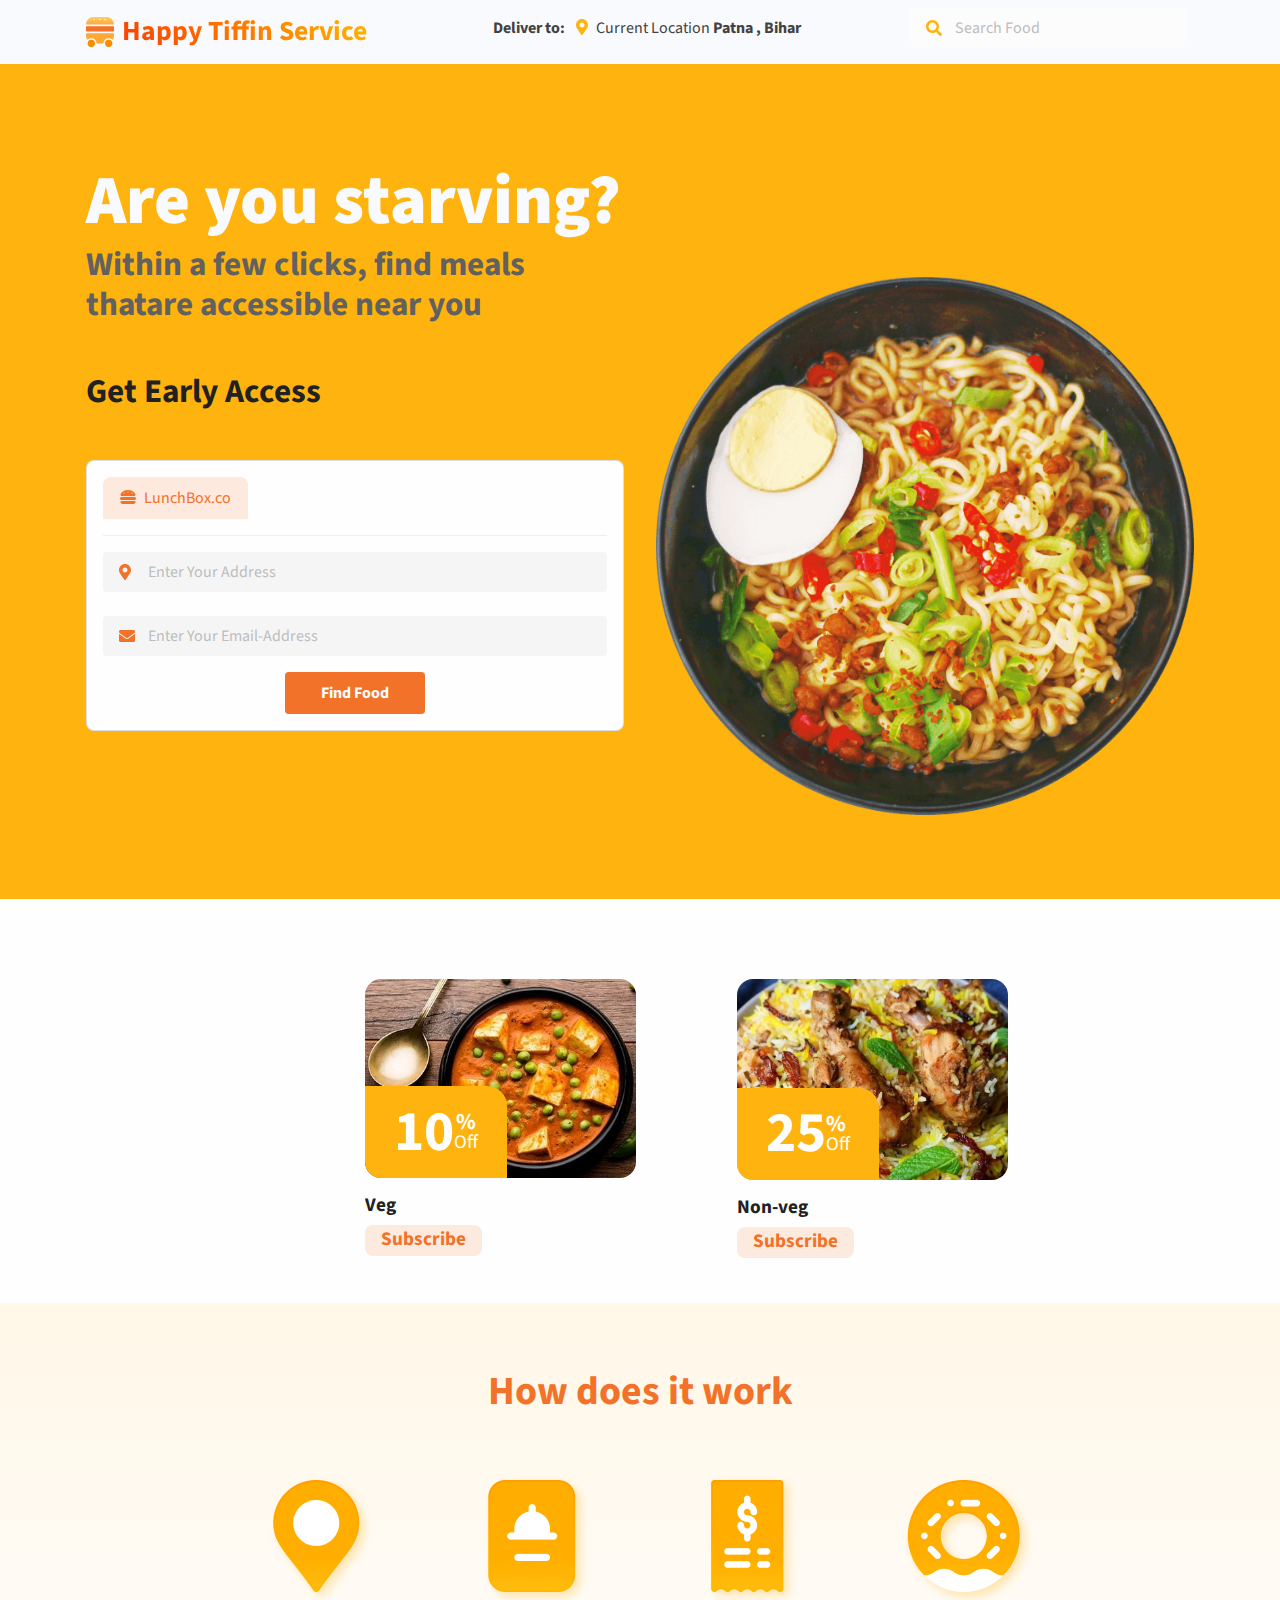
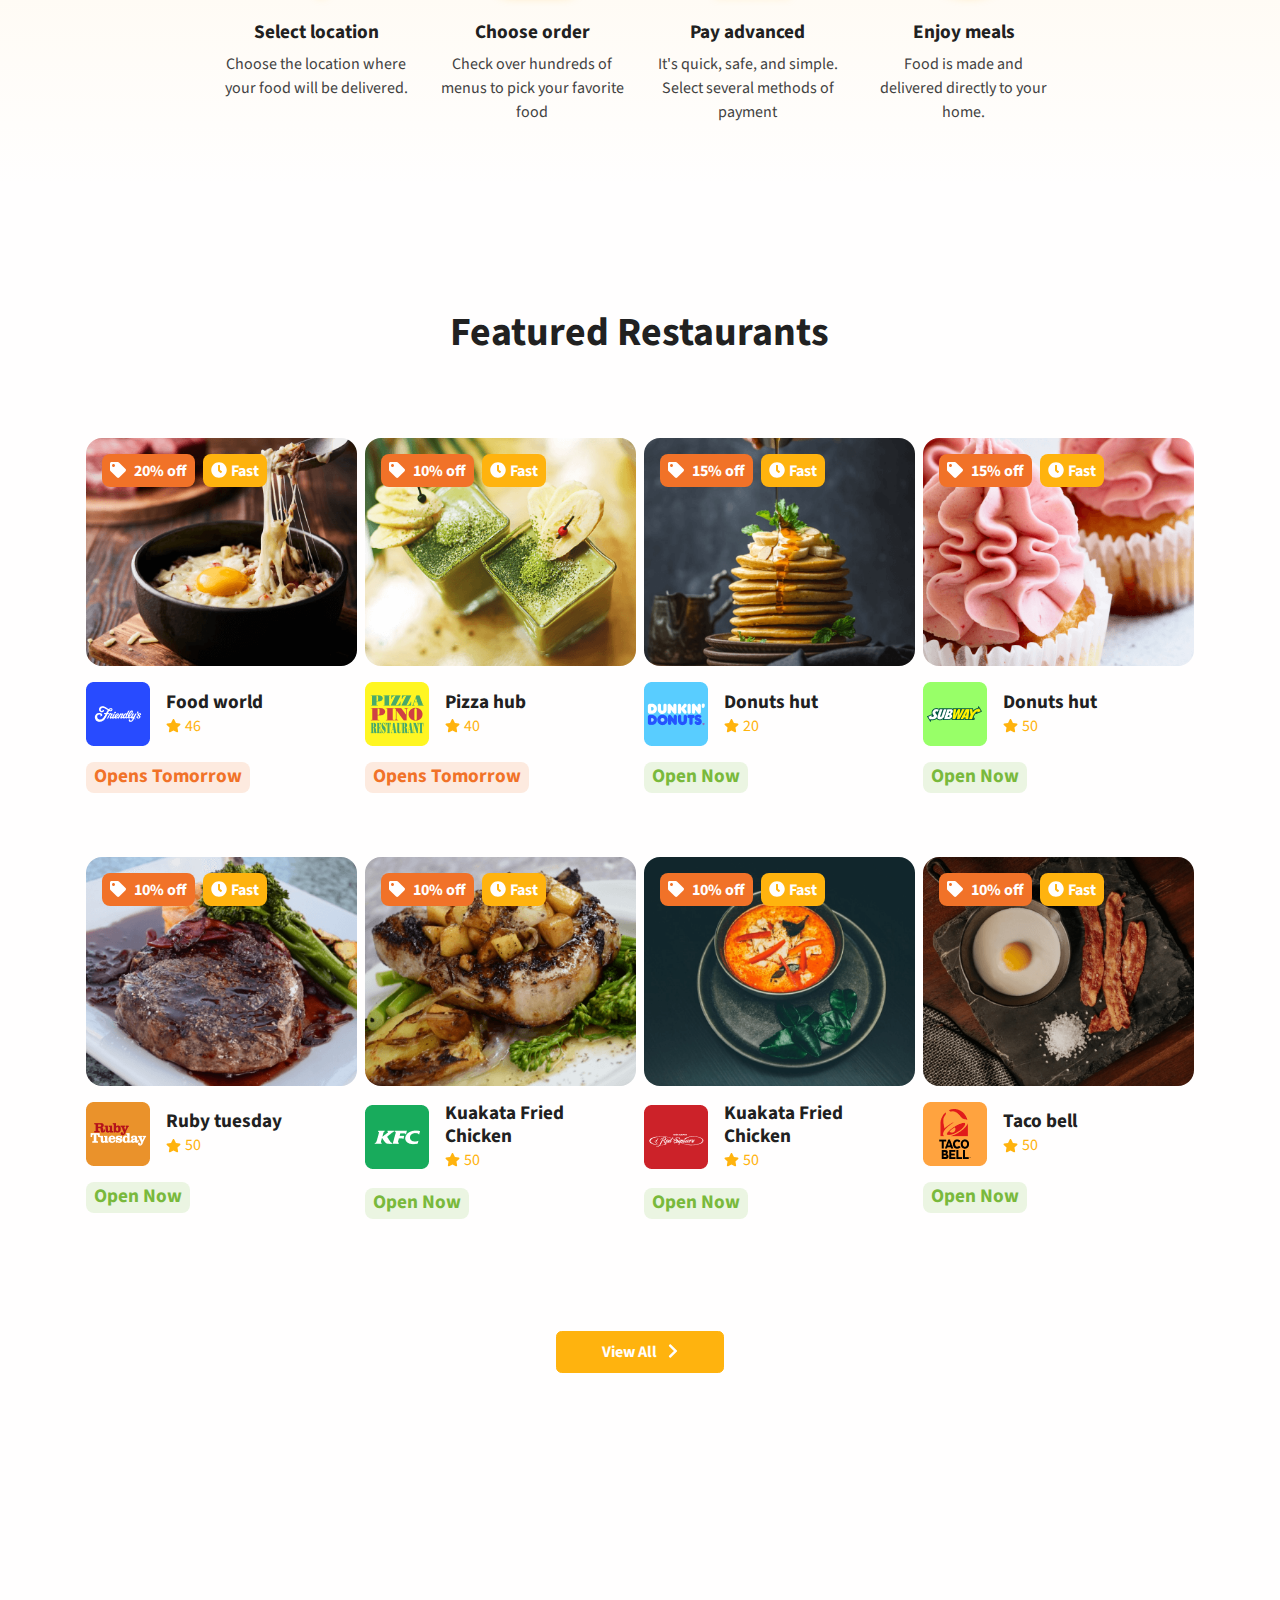
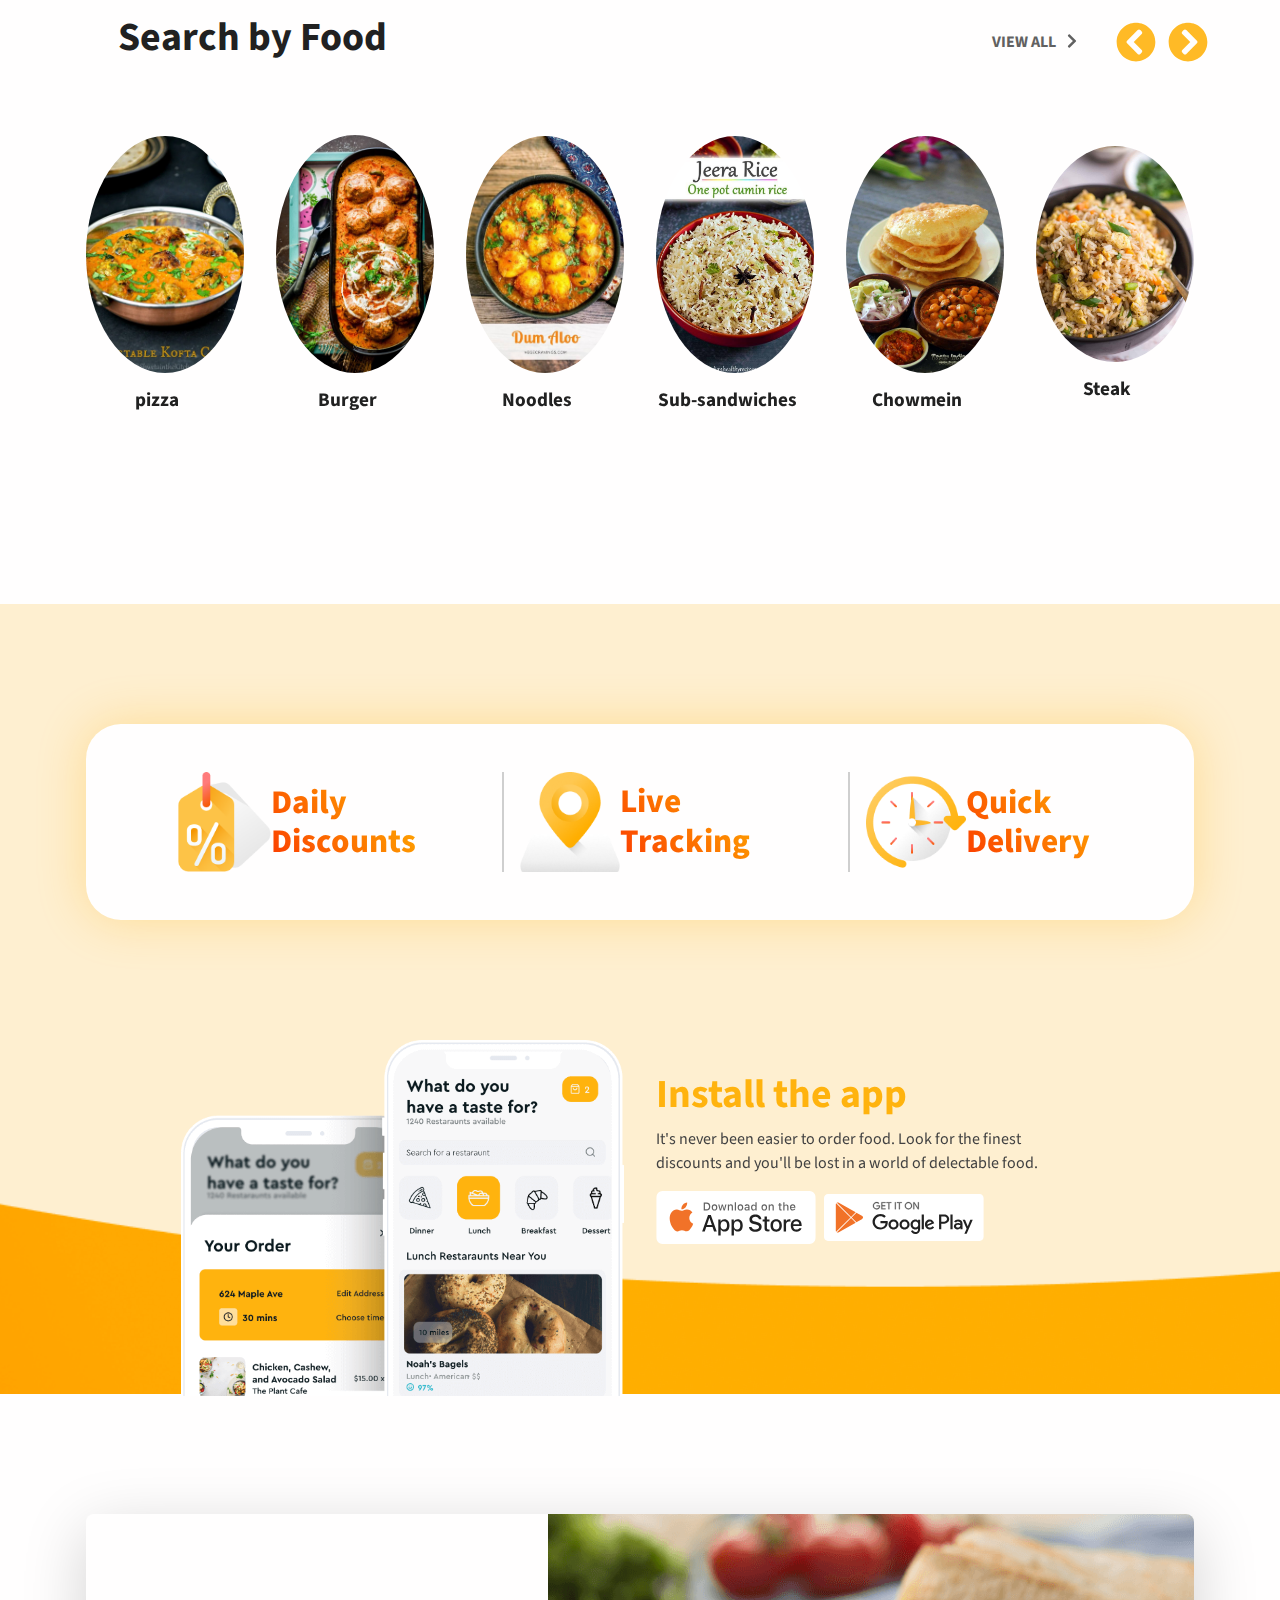
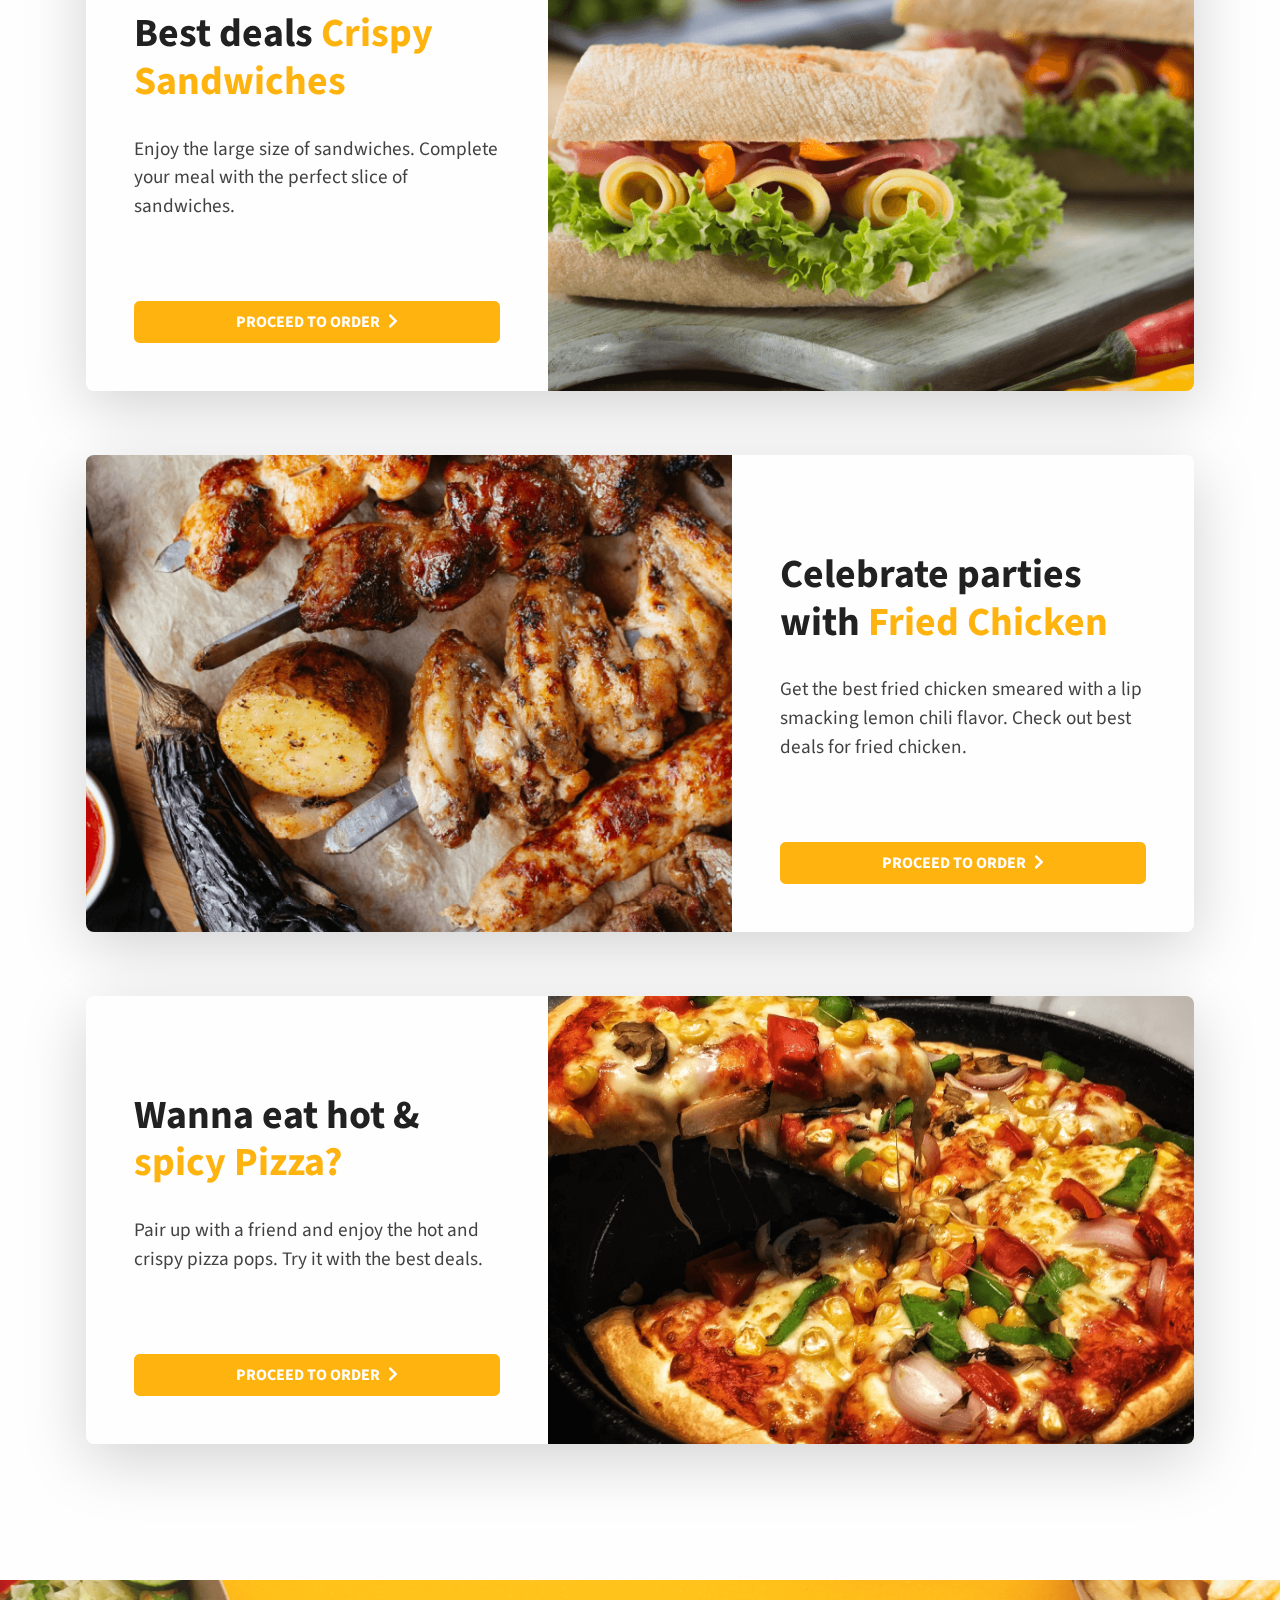
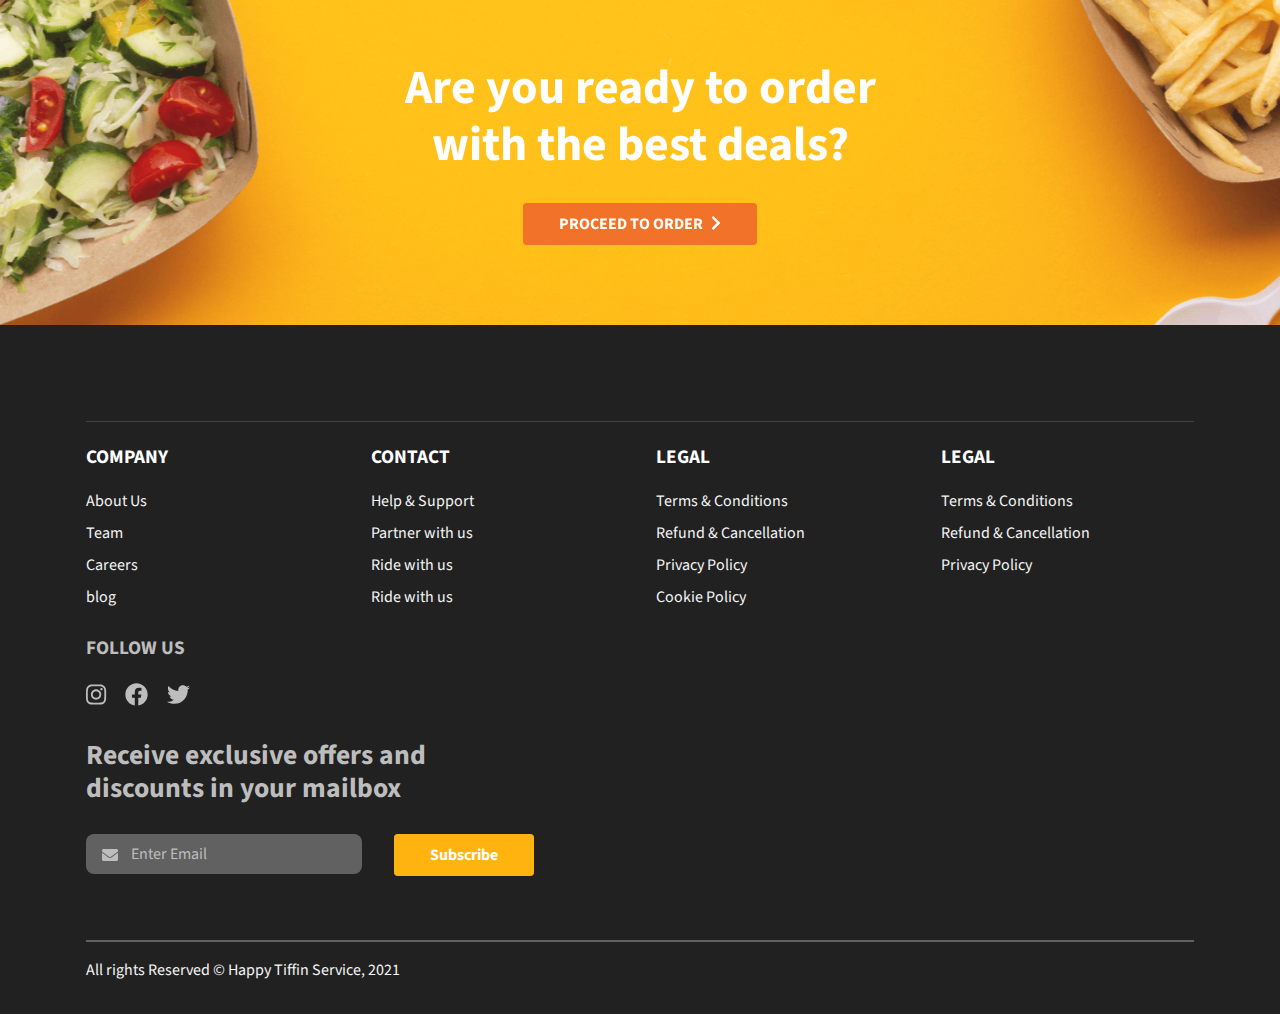
<file: index.html>
<!DOCTYPE html>
<html lang="en-US" dir="ltr">

<head>
  <meta charset="utf-8">
  <meta http-equiv="X-UA-Compatible" content="IE=edge">
  <meta name="viewport" content="width=device-width, initial-scale=1">


  <!-- ===============================================-->
  <!--    Document Title-->
  <!-- ===============================================-->
  <title>Happy Tiffin Service</title>


  <!-- ===============================================-->
  <!--    Favicons-->
  <!-- ===============================================-->
  <link rel="apple-touch-icon" sizes="180x180" href="assets/img/favicons/apple-touch-icon.png">
  <link rel="icon" type="image/png" sizes="32x32" href="assets/img/favicons/favicon-32x32.png">
  <link rel="icon" type="image/png" sizes="16x16" href="assets/img/favicons/favicon-16x16.png">
  <link rel="shortcut icon" type="image/x-icon" href="assets/img/favicons/favicon.ico">
  <link rel="manifest" href="assets/img/favicons/manifest.json">
  <meta name="msapplication-TileImage" content="assets/img/favicons/mstile-150x150.png">
  <meta name="theme-color" content="#ffffff">


  <!-- ===============================================-->
  <!--    Stylesheets-->
  <!-- ===============================================-->
  <link href="assets/css/theme.css" rel="stylesheet" />

</head>


<body>

  <!-- ===============================================-->
  <!--    Main Content-->
  <!-- ===============================================-->
  <main class="main" id="top">
    <nav class="navbar navbar-expand-lg navbar-light bg-light fixed-top" data-navbar-on-scroll="data-navbar-on-scroll">
      <div class="container"><a class="navbar-brand d-inline-flex" href="index.html"><img class="d-inline-block"
            src="assets/img/gallery/logo.svg" alt="logo" /><span
            class="text-1000 fs-3 fw-bold ms-2 text-gradient">Happy Tiffin Service</span></a>
        <button class="navbar-toggler" type="button" data-bs-toggle="collapse" data-bs-target="#navbarSupportedContent"
          aria-controls="navbarSupportedContent" aria-expanded="false" aria-label="Toggle navigation"><span
            class="navbar-toggler-icon"> </span></button>
        <div class="collapse navbar-collapse border-top border-lg-0 my-2 mt-lg-0" id="navbarSupportedContent">
          <div class="mx-auto pt-5 pt-lg-0 d-block d-lg-none d-xl-block">
            <p class="mb-0 fw-bold text-lg-center">Deliver to: <i
                class="fas fa-map-marker-alt text-warning mx-2"></i><span class="fw-normal">Current Location
              </span><span>Patna , Bihar</span></p>
          </div>
          <form class="d-flex mt-4 mt-lg-0 ms-lg-auto ms-xl-0">
            <div class="input-group-icon pe-2"><i class="fas fa-search input-box-icon text-primary"></i>
              <input class="form-control border-0 input-box bg-100" type="search" placeholder="Search Food"
                aria-label="Search" />
            </div>
          </form>
        </div>
      </div>
    </nav>
    <section class="py-5 overflow-hidden bg-primary" id="home">
      <div class="container">
        <div class="row flex-center">
          <div class="col-md-5 col-lg-6 order-0 order-md-1 mt-8 mt-md-0"><a class="img-landing-banner" href="#!"><img
                class="img-fluid" src="assets/img/gallery/hero-header.png" alt="hero-header" /></a></div>
          <div class="col-md-7 col-lg-6 py-8 text-md-start text-center">
            <h1 class="display-1 fs-md-5 fs-lg-6 fs-xl-8 text-light">Are you starving?</h1>
            <h1 class="text-800 mb-5 fs-4">Within a few clicks, find meals that<br class="d-none d-xxl-block" />are
              accessible near you</h1>
            <h1 class="text-805 mb-5 fs-4">Get Early Access</h1>
            <div class="card w-xxl-75">
              <div class="card-body">
                <nav>
                  <div class="nav nav-tabs" id="nav-tab" role="tablist">
                    <button class="nav-link active mb-3" id="nav-home-tab" data-bs-toggle="tab"
                      data-bs-target="#nav-home" type="button" role="tab" aria-controls="nav-home"
                      aria-selected="true"><i class="fas fa-hamburger me-2"></i>LunchBox.co</button>
                  </div>
                </nav>
                <div class="tab-content mt-3" id="nav-tabContent">
                  <div class="tab-pane fade show active" id="nav-home" role="tabpanel" aria-labelledby="nav-home-tab">
                    <form class="row gx-2 gy-2 align-items-center">
                      <div class="col">
                        <div class="input-group-icon"><i class="fas fa-map-marker-alt text-danger input-box-icon"></i>
                          <label class="visually-hidden" for="inputDelivery">Address</label>
                          <input class="form-control input-box form-foodwagon-control" id="inputDelivery" type="text"
                            placeholder="Enter Your Address" />
                        </div>
                        <br>
                        <div class="input-group-icon"><i class="fas fa-envelope text-danger input-box-icon"></i>
                          <label class="visually-hidden" for="inputDelivery">Address</label>
                          <input class="form-control input-box form-foodwagon-control" id="inputDelivery" type="text"
                            placeholder="Enter Your Email-Address" />
                        </div>
                      </div>
                      <div class="text-center mt-3 me-6">
                        <button class="btn btn-danger" type="submit">Find Food</button>
                      </div>
                    </form>
                  </div>
                </div>
              </div>
            </div>
          </div>
        </div>
      </div>
    </section>


    <!-- ============================================-->
    <!-- <section> begin ============================-->
    <section class="py-0">

      <div class="container">
        <div class="row h-100 gx-2 mt-7">
          <div class="col-sm-6 col-lg-3 mb-3 mb-md-0 h-100 pb-4">
          </div>
          <div class="col-sm-6 col-lg-3 mb-3 mb-md-0 h-100 pb-4">
            <div class="card card-span h-100">
              <div class="position-relative"> <img class="img-fluid rounded-3 w-100"
                  src="images/Give Mattar Paneer A Restaurant-Style Spin With This Delicious Recipe.jpeg"   alt="..." />
                <div class="card-actions">
                  <div class="badge badge-foodwagon bg-primary p-4">
                    <div class="d-flex flex-between-center">
                      <div class="text-white fs-7">10</div>
                      <div class="d-block text-white fs-2">% <br />
                        <div class="fw-normal fs-1 mt-2">Off</div>
                      </div>
                    </div>
                  </div>
                </div>
              </div>
              <div class="card-body px-0">
                <h5 class="fw-bold text-1000 text-truncate">Veg</h5><span class="badge bg-soft-danger py-2 px-3"><span
                    class="fs-1 text-danger">Subscribe</span></span>
              </div><a class="stretched-link" href="#"></a>
            </div>
          </div>
          <div class="col-sm-2 col-lg-1 mb-5 mb-md-0 h-100 pb-1">
            
          </div>
          <div class="col-sm-6 col-lg-3 mb-3 mb-md-0 h-100 pb-4">
            <div class="card card-span h-100">
              <div class="position-relative "> <img class="img-fluid rounded-3 w-100 "
                  src="images/Chicken Dum Biriyani (Hyderabadi style) - Spicy World Simple and Easy Recipes by Arpita (1).jpeg"
                  alt="..." />
                <div class="card-actions">
                  <div class="badge badge-foodwagon bg-primary p-4 text-start">
                    <div class="d-flex flex-between-center">
                      <div class="text-white fs-7">25</div>
                      <div class="d-block text-white fs-2">% <br />
                        <div class="fw-normal fs-1 mt-2">Off</div>
                      </div>
                    </div>
                  </div>
                </div>
              </div>
              <div class="card-body px-0">
                <h5 class="fw-bold text-1000 text-truncate">Non-veg</h5><span
                  class="badge bg-soft-danger py-2 px-3"><span class="fs-1 text-danger">Subscribe</span></span>
              </div><a class="stretched-link" href="#"></a>
            </div>
          </div>
        </div>
      </div><!-- end of .container-->

    </section>
    <!-- <section> close ============================-->
    <!-- ============================================-->




    <!-- ============================================-->
    <!-- <section> begin ============================-->
    <section class="py-0 bg-primary-gradient">

      <div class="container">
        <div class="row justify-content-center g-0">
          <div class="col-xl-9">
            <div class="col-lg-6 text-center mx-auto mb-3 mb-md-5 mt-4">
              <h5 class="fw-bold text-danger fs-3 fs-lg-5 lh-sm my-6">How does it work</h5>
            </div>
            <div class="row">
              <div class="col-sm-6 col-md-3 mb-6">
                <div class="text-center"><img class="shadow-icon" src="assets/img/gallery/location.png" height="112"
                    alt="..." />
                  <h5 class="mt-4 fw-bold">Select location</h5>
                  <p class="mb-md-0">Choose the location where your food will be delivered.</p>
                </div>
              </div>
              <div class="col-sm-6 col-md-3 mb-6">
                <div class="text-center"><img class="shadow-icon" src="assets/img/gallery/order.png" height="112"
                    alt="..." />
                  <h5 class="mt-4 fw-bold">Choose order</h5>
                  <p class="mb-md-0">Check over hundreds of menus to pick your favorite food</p>
                </div>
              </div>
              <div class="col-sm-6 col-md-3 mb-6">
                <div class="text-center"><img class="shadow-icon" src="assets/img/gallery/pay.png" height="112"
                    alt="..." />
                  <h5 class="mt-4 fw-bold">Pay advanced</h5>
                  <p class="mb-md-0">It's quick, safe, and simple. Select several methods of payment</p>
                </div>
              </div>
              <div class="col-sm-6 col-md-3 mb-6">
                <div class="text-center"><img class="shadow-icon" src="assets/img/gallery/meals.png" height="112"
                    alt="..." />
                  <h5 class="mt-4 fw-bold">Enjoy meals</h5>
                  <p class="mb-md-0">Food is made and delivered directly to your home.</p>
                </div>
              </div>
            </div>
          </div>
        </div>
      </div><!-- end of .container-->

    </section>
    <!-- <section> close ============================-->
    <!-- ============================================-->




    <!-- ============================================-->
    <!-- <section> begin ============================-->
    <!-- <section> close ============================-->
    <!-- ============================================-->


    <section id="testimonial">
      <div class="container">
        <div class="row h-100">
          <div class="col-lg-7 mx-auto text-center mb-6">
            <h5 class="fw-bold fs-3 fs-lg-5 lh-sm mb-3">Featured Restaurants</h5>
          </div>
        </div>
        <div class="row gx-2">
          <div class="col-sm-6 col-md-4 col-lg-3 h-100 mb-5">
            <div class="card card-span h-100 text-white rounded-3"><img class="img-fluid rounded-3 h-100"
                src="assets/img/gallery/food-world.png" alt="..." />
              <div class="card-img-overlay ps-0"><span class="badge bg-danger p-2 ms-3"><i
                    class="fas fa-tag me-2 fs-0"></i><span class="fs-0">20% off</span></span><span
                  class="badge bg-primary ms-2 me-1 p-2"><i class="fas fa-clock me-1 fs-0"></i><span
                    class="fs-0">Fast</span></span></div>
              <div class="card-body ps-0">
                <div class="d-flex align-items-center mb-3"><img class="img-fluid"
                    src="assets/img/gallery/food-world-logo.png" alt="" />
                  <div class="flex-1 ms-3">
                    <h5 class="mb-0 fw-bold text-1000">Food world</h5><span class="text-primary fs--1 me-1"><i
                        class="fas fa-star"></i></span><span class="mb-0 text-primary">46</span>
                  </div>
                </div><span class="badge bg-soft-danger p-2"><span class="fw-bold fs-1 text-danger">Opens
                    Tomorrow</span></span>
              </div>
            </div>
          </div>
          <div class="col-sm-6 col-md-4 col-lg-3 h-100 mb-5">
            <div class="card card-span h-100 text-white rounded-3"><img class="img-fluid rounded-3 h-100"
                src="assets/img/gallery/pizza-hub.png" alt="..." />
              <div class="card-img-overlay ps-0"><span class="badge bg-danger p-2 ms-3"><i
                    class="fas fa-tag me-2 fs-0"></i><span class="fs-0">10% off</span></span><span
                  class="badge bg-primary ms-2 me-1 p-2"><i class="fas fa-clock me-1 fs-0"></i><span
                    class="fs-0">Fast</span></span></div>
              <div class="card-body ps-0">
                <div class="d-flex align-items-center mb-3"><img class="img-fluid"
                    src="assets/img/gallery/pizzahub-logo.png" alt="" />
                  <div class="flex-1 ms-3">
                    <h5 class="mb-0 fw-bold text-1000">Pizza hub</h5><span class="text-primary fs--1 me-1"><i
                        class="fas fa-star"></i></span><span class="mb-0 text-primary">40</span>
                  </div>
                </div><span class="badge bg-soft-danger p-2"><span class="fw-bold fs-1 text-danger">Opens
                    Tomorrow</span></span>
              </div>
            </div>
          </div>
          <div class="col-sm-6 col-md-4 col-lg-3 h-100 mb-5">
            <div class="card card-span h-100 text-white rounded-3"><img class="img-fluid rounded-3 h-100"
                src="assets/img/gallery/donuts-hut.png" alt="..." />
              <div class="card-img-overlay ps-0"><span class="badge bg-danger p-2 ms-3"><i
                    class="fas fa-tag me-2 fs-0"></i><span class="fs-0">15% off</span></span><span
                  class="badge bg-primary ms-2 me-1 p-2"><i class="fas fa-clock me-1 fs-0"></i><span
                    class="fs-0">Fast</span></span></div>
              <div class="card-body ps-0">
                <div class="d-flex align-items-center mb-3"><img class="img-fluid"
                    src="assets/img/gallery/donuts-hut-logo.png" alt="" />
                  <div class="flex-1 ms-3">
                    <h5 class="mb-0 fw-bold text-1000">Donuts hut</h5><span class="text-primary fs--1 me-1"><i
                        class="fas fa-star"></i></span><span class="mb-0 text-primary">20</span>
                  </div>
                </div><span class="badge bg-soft-success p-2"><span class="fw-bold fs-1 text-success">Open
                    Now</span></span>
              </div>
            </div>
          </div>
          <div class="col-sm-6 col-md-4 col-lg-3 h-100 mb-5">
            <div class="card card-span h-100 text-white rounded-3"><img class="img-fluid rounded-3 h-100"
                src="assets/img/gallery/donuthut.png" alt="..." />
              <div class="card-img-overlay ps-0"><span class="badge bg-danger p-2 ms-3"><i
                    class="fas fa-tag me-2 fs-0"></i><span class="fs-0">15% off</span></span><span
                  class="badge bg-primary ms-2 me-1 p-2"><i class="fas fa-clock me-1 fs-0"></i><span
                    class="fs-0">Fast</span></span></div>
              <div class="card-body ps-0">
                <div class="d-flex align-items-center mb-3"><img class="img-fluid"
                    src="assets/img/gallery/donut-hut-logo.png" alt="" />
                  <div class="flex-1 ms-3">
                    <h5 class="mb-0 fw-bold text-1000">Donuts hut</h5><span class="text-primary fs--1 me-1"><i
                        class="fas fa-star"></i></span><span class="mb-0 text-primary">50</span>
                  </div>
                </div><span class="badge bg-soft-success p-2"><span class="fw-bold fs-1 text-success">Open
                    Now</span></span>
              </div>
            </div>
          </div>
          <div class="col-sm-6 col-md-4 col-lg-3 h-100 mb-5">
            <div class="card card-span h-100 text-white rounded-3"><img class="img-fluid rounded-3 h-100"
                src="assets/img/gallery/ruby-tuesday.png" alt="..." />
              <div class="card-img-overlay ps-0"><span class="badge bg-danger p-2 ms-3"><i
                    class="fas fa-tag me-2 fs-0"></i><span class="fs-0">10% off</span></span><span
                  class="badge bg-primary ms-2 me-1 p-2"><i class="fas fa-clock me-1 fs-0"></i><span
                    class="fs-0">Fast</span></span></div>
              <div class="card-body ps-0">
                <div class="d-flex align-items-center mb-3"><img class="img-fluid"
                    src="assets/img/gallery/ruby-tuesday-logo.png" alt="" />
                  <div class="flex-1 ms-3">
                    <h5 class="mb-0 fw-bold text-1000">Ruby tuesday</h5><span class="text-primary fs--1 me-1"><i
                        class="fas fa-star"></i></span><span class="mb-0 text-primary">50</span>
                  </div>
                </div><span class="badge bg-soft-success p-2"><span class="fw-bold fs-1 text-success">Open
                    Now</span></span>
              </div>
            </div>
          </div>
          <div class="col-sm-6 col-md-4 col-lg-3 h-100 mb-5">
            <div class="card card-span h-100 text-white rounded-3"><img class="img-fluid rounded-3 h-100"
                src="assets/img/gallery/kuakata.png" alt="..." />
              <div class="card-img-overlay ps-0"><span class="badge bg-danger p-2 ms-3"><i
                    class="fas fa-tag me-2 fs-0"></i><span class="fs-0">10% off</span></span><span
                  class="badge bg-primary ms-2 me-1 p-2"><i class="fas fa-clock me-1 fs-0"></i><span
                    class="fs-0">Fast</span></span></div>
              <div class="card-body ps-0">
                <div class="d-flex align-items-center mb-3"><img class="img-fluid"
                    src="assets/img/gallery/kuakata-logo.png" alt="" />
                  <div class="flex-1 ms-3">
                    <h5 class="mb-0 fw-bold text-1000">Kuakata Fried Chicken</h5><span
                      class="text-primary fs--1 me-1"><i class="fas fa-star"></i></span><span
                      class="mb-0 text-primary">50</span>
                  </div>
                </div><span class="badge bg-soft-success p-2"><span class="fw-bold fs-1 text-success">Open
                    Now</span></span>
              </div>
            </div>
          </div>
          <div class="col-sm-6 col-md-4 col-lg-3 h-100 mb-5">
            <div class="card card-span h-100 text-white rounded-3"><img class="img-fluid rounded-3 h-100"
                src="assets/img/gallery/red-square.png" alt="..." />
              <div class="card-img-overlay ps-0"><span class="badge bg-danger p-2 ms-3"><i
                    class="fas fa-tag me-2 fs-0"></i><span class="fs-0">10% off</span></span><span
                  class="badge bg-primary ms-2 me-1 p-2"><i class="fas fa-clock me-1 fs-0"></i><span
                    class="fs-0">Fast</span></span></div>
              <div class="card-body ps-0">
                <div class="d-flex align-items-center mb-3"><img class="img-fluid"
                    src="assets/img/gallery/red-square-logo.png" alt="" />
                  <div class="flex-1 ms-3">
                    <h5 class="mb-0 fw-bold text-1000">Kuakata Fried Chicken</h5><span
                      class="text-primary fs--1 me-1"><i class="fas fa-star"></i></span><span
                      class="mb-0 text-primary">50</span>
                  </div>
                </div><span class="badge bg-soft-success p-2"><span class="fw-bold fs-1 text-success">Open
                    Now</span></span>
              </div>
            </div>
          </div>
          <div class="col-sm-6 col-md-4 col-lg-3 h-100 mb-5">
            <div class="card card-span h-100 text-white rounded-3"><img class="img-fluid rounded-3 h-100"
                src="assets/img/gallery/taco-bell.png" alt="..." />
              <div class="card-img-overlay ps-0"><span class="badge bg-danger p-2 ms-3"><i
                    class="fas fa-tag me-2 fs-0"></i><span class="fs-0">10% off</span></span><span
                  class="badge bg-primary ms-2 me-1 p-2"><i class="fas fa-clock me-1 fs-0"></i><span
                    class="fs-0">Fast</span></span></div>
              <div class="card-body ps-0">
                <div class="d-flex align-items-center mb-3"><img class="img-fluid"
                    src="assets/img/gallery/taco-bell-logo.png" alt="" />
                  <div class="flex-1 ms-3">
                    <h5 class="mb-0 fw-bold text-1000">Taco bell</h5><span class="text-primary fs--1 me-1"><i
                        class="fas fa-star"></i></span><span class="mb-0 text-primary">50</span>
                  </div>
                </div><span class="badge bg-soft-success p-2"><span class="fw-bold fs-1 text-success">Open
                    Now</span></span>
              </div>
            </div>
          </div>
          <div class="col-12 d-flex justify-content-center mt-5"> <a class="btn btn-lg btn-primary" href="#!">View All
              <i class="fas fa-chevron-right ms-2"> </i></a></div>
        </div>
      </div>
    </section>


    <!-- ============================================-->
    <!-- <section> begin ============================-->
    <section class="py-8 overflow-hidden">

      <div class="container">
        <div class="row flex-center mb-6">
          <div class="col-lg-7">
            <h5 class="fw-bold fs-3 fs-lg-5 lh-sm text-center text-lg-start">Search by Food</h5>
          </div>
          <div class="col-lg-4 text-lg-end text-center"><a class="btn btn-lg text-800 me-2" href="#" role="button">VIEW
              ALL <i class="fas fa-chevron-right ms-2"></i></a></div>
          <div class="col-lg-auto position-relative">
            <button class="carousel-control-prev s-icon-prev carousel-icon" type="button"
              data-bs-target="#carouselSearchByFood" data-bs-slide="prev"><span
                class="carousel-control-prev-icon hover-top-shadow" aria-hidden="true"></span><span
                class="visually-hidden">Previous</span></button>
            <button class="carousel-control-next s-icon-next carousel-icon" type="button"
              data-bs-target="#carouselSearchByFood" data-bs-slide="next"><span
                class="carousel-control-next-icon hover-top-shadow" aria-hidden="true"></span><span
                class="visually-hidden">Next</span></button>
          </div>
        </div>
        <div class="row flex-center">
          <div class="col-12">
            <div class="carousel slide" id="carouselSearchByFood" data-bs-touch="false" data-bs-interval="false">
              <div class="carousel-inner">
                <div class="carousel-item active" data-bs-interval="10000">
                  <div class="row h-100 align-items-center">
                    <div class="col-sm-6 col-md-4 col-xl mb-5 h-100">
                      <div class="card card-span h-100 rounded-circle"><img class="img-fluid rounded-circle h-100"
                          src="images/Vegetable Kofta Curry - Veg Kofta Curry (5).png" alt="..." />
                        <div class="card-body ps-0">
                          <h5 class="text-center fw-bold text-1000 text-truncate mb-2">pizza</h5>
                        </div>
                      </div>
                    </div>
                    <div class="col-sm-6 col-md-4 col-xl mb-5 h-100">
                      <div class="card card-span h-100 rounded-circle"><img class="img-fluid rounded-circle h-100"
                          src="images/Spicy Jaipuri Veg Kofta Curry Recipe - Spoon Fork And Food.jpeg" alt="..." />
                        <div class="card-body ps-0">
                          <h5 class="text-center fw-bold text-1000 text-truncate mb-2">Burger</h5>
                        </div>
                      </div>
                    </div>
                    <div class="col-sm-6 col-md-4 col-xl mb-5 h-100">
                      <div class="card card-span h-100 rounded-circle"><img class="img-fluid rounded-circle h-100"
                          src="images/Dum Aloo Recipe _ Kashmiri Dum Aloo - VegeCravings (1).jpeg" alt="..." />
                        <div class="card-body ps-0">
                          <h5 class="text-center fw-bold text-1000 text-truncate mb-2">Noodles</h5>
                        </div>
                      </div>
                    </div>
                    <div class="col-sm-6 col-md-4 col-xl mb-5 h-100">
                      <div class="card card-span h-100 rounded-circle"><img class="img-fluid rounded-circle h-100"
                          src="images/Jeera rice recipe (1).jpeg" alt="..." />
                        <div class="card-body ps-0">
                          <h5 class="text-center fw-bold text-1000 text-truncate mb-2">Sub-sandwiches</h5>
                        </div>
                      </div>
                    </div>
                    <div class="col-sm-6 col-md-4 col-xl mb-5 h-100">
                      <div class="card card-span h-100 rounded-circle"><img class="img-fluid rounded-circle h-100"
                          src="images/91363926-a8cb-4e37-bfe6-9b01c6c6002f.jpeg" alt="..." />
                        <div class="card-body ps-0">
                          <h5 class="text-center fw-bold text-1000 text-truncate mb-2">Chowmein</h5>
                        </div>
                      </div>
                    </div>
                    <div class="col-sm-6 col-md-4 col-xl mb-5 h-100">
                      <div class="card card-span h-100 rounded-circle"><img class="img-fluid rounded-circle h-100"
                          src="images/Egg Fried Rice.jpeg" alt="..." />
                        <div class="card-body ps-0">
                          <h5 class="text-center fw-bold text-1000 text-truncate mb-2">Steak</h5>
                        </div>
                      </div>
                    </div>
                  </div>
                </div>
                <div class="carousel-item" data-bs-interval="5000">
                  <div class="row h-100 align-items-center">
                    <div class="col-sm-6 col-md-4 col-xl mb-5 h-100">
                      <div class="card card-span h-100 rounded-circle"><img class="img-fluid rounded-circle h-100"
                          src="assets/img/gallery/search-pizza.png" alt="..." />
                        <div class="card-body ps-0">
                          <h5 class="text-center fw-bold text-1000 text-truncate mb-2">pizza</h5>
                        </div>
                      </div>
                    </div>
                    <div class="col-sm-6 col-md-4 col-xl mb-5 h-100">
                      <div class="card card-span h-100 rounded-circle"><img class="img-fluid rounded-circle h-100"
                          src="assets/img/gallery/burger.png" alt="..." />
                        <div class="card-body ps-0">
                          <h5 class="text-center fw-bold text-1000 text-truncate mb-2">Burger</h5>
                        </div>
                      </div>
                    </div>
                    <div class="col-sm-6 col-md-4 col-xl mb-5 h-100">
                      <div class="card card-span h-100 rounded-circle"><img class="img-fluid rounded-circle h-100"
                          src="assets/img/gallery/noodles.png" alt="..." />
                        <div class="card-body ps-0">
                          <h5 class="text-center fw-bold text-1000 text-truncate mb-2">Noodles</h5>
                        </div>
                      </div>
                    </div>
                    <div class="col-sm-6 col-md-4 col-xl mb-5 h-100">
                      <div class="card card-span h-100 rounded-circle"><img class="img-fluid rounded-circle h-100"
                          src="assets/img/gallery/sub-sandwich.png" alt="..." />
                        <div class="card-body ps-0">
                          <h5 class="text-center fw-bold text-1000 text-truncate mb-2">Sub-sandwiches</h5>
                        </div>
                      </div>
                    </div>
                    <div class="col-sm-6 col-md-4 col-xl mb-5 h-100">
                      <div class="card card-span h-100 rounded-circle"><img class="img-fluid rounded-circle h-100"
                          src="assets/img/gallery/chowmein.png" alt="..." />
                        <div class="card-body ps-0">
                          <h5 class="text-center fw-bold text-1000 text-truncate mb-2">Chowmein</h5>
                        </div>
                      </div>
                    </div>
                    <div class="col-sm-6 col-md-4 col-xl mb-5 h-100">
                      <div class="card card-span h-100 rounded-circle"><img class="img-fluid rounded-circle h-100"
                          src="assets/img/gallery/steak.png" alt="..." />
                        <div class="card-body ps-0">
                          <h5 class="text-center fw-bold text-1000 text-truncate mb-2">Steak</h5>
                        </div>
                      </div>
                    </div>
                  </div>
                </div>
                <div class="carousel-item" data-bs-interval="3000">
                  <div class="row h-100 align-items-center">
                    <div class="col-sm-6 col-md-4 col-xl mb-5 h-100">
                      <div class="card card-span h-100 rounded-circle"><img class="img-fluid rounded-circle h-100"
                          src="assets/img/gallery/search-pizza.png" alt="..." />
                        <div class="card-body ps-0">
                          <h5 class="text-center fw-bold text-1000 text-truncate mb-2">pizza</h5>
                        </div>
                      </div>
                    </div>
                    <div class="col-sm-6 col-md-4 col-xl mb-5 h-100">
                      <div class="card card-span h-100 rounded-circle"><img class="img-fluid rounded-circle h-100"
                          src="assets/img/gallery/burger.png" alt="..." />
                        <div class="card-body ps-0">
                          <h5 class="text-center fw-bold text-1000 text-truncate mb-2">Burger</h5>
                        </div>
                      </div>
                    </div>
                    <div class="col-sm-6 col-md-4 col-xl mb-5 h-100">
                      <div class="card card-span h-100 rounded-circle"><img class="img-fluid rounded-circle h-100"
                          src="assets/img/gallery/noodles.png" alt="..." />
                        <div class="card-body ps-0">
                          <h5 class="text-center fw-bold text-1000 text-truncate mb-2">Noodles</h5>
                        </div>
                      </div>
                    </div>
                    <div class="col-sm-6 col-md-4 col-xl mb-5 h-100">
                      <div class="card card-span h-100 rounded-circle"><img class="img-fluid rounded-circle h-100"
                          src="assets/img/gallery/sub-sandwich.png" alt="..." />
                        <div class="card-body ps-0">
                          <h5 class="text-center fw-bold text-1000 text-truncate mb-2">Sub-sandwiches</h5>
                        </div>
                      </div>
                    </div>
                    <div class="col-sm-6 col-md-4 col-xl mb-5 h-100">
                      <div class="card card-span h-100 rounded-circle"><img class="img-fluid rounded-circle h-100"
                          src="assets/img/gallery/chowmein.png" alt="..." />
                        <div class="card-body ps-0">
                          <h5 class="text-center fw-bold text-1000 text-truncate mb-2">Chowmein</h5>
                        </div>
                      </div>
                    </div>
                    <div class="col-sm-6 col-md-4 col-xl mb-5 h-100">
                      <div class="card card-span h-100 rounded-circle"><img class="img-fluid rounded-circle h-100"
                          src="assets/img/gallery/steak.png" alt="..." />
                        <div class="card-body ps-0">
                          <h5 class="text-center fw-bold text-1000 text-truncate mb-2">Steak</h5>
                        </div>
                      </div>
                    </div>
                  </div>
                </div>
                <div class="carousel-item">
                  <div class="row h-100 align-items-center">
                    <div class="col-sm-6 col-md-4 col-xl mb-5 h-100">
                      <div class="card card-span h-100 rounded-circle"><img class="img-fluid rounded-circle h-100"
                          src="assets/img/gallery/search-pizza.png" alt="..." />
                        <div class="card-body ps-0">
                          <h5 class="text-center fw-bold text-1000 text-truncate mb-2">pizza</h5>
                        </div>
                      </div>
                    </div>
                    <div class="col-sm-6 col-md-4 col-xl mb-5 h-100">
                      <div class="card card-span h-100 rounded-circle"><img class="img-fluid rounded-circle h-100"
                          src="assets/img/gallery/burger.png" alt="..." />
                        <div class="card-body ps-0">
                          <h5 class="text-center fw-bold text-1000 text-truncate mb-2">Burger</h5>
                        </div>
                      </div>
                    </div>
                    <div class="col-sm-6 col-md-4 col-xl mb-5 h-100">
                      <div class="card card-span h-100 rounded-circle"><img class="img-fluid rounded-circle h-100"
                          src="assets/img/gallery/noodles.png" alt="..." />
                        <div class="card-body ps-0">
                          <h5 class="text-center fw-bold text-1000 text-truncate mb-2">Noodles</h5>
                        </div>
                      </div>
                    </div>
                    <div class="col-sm-6 col-md-4 col-xl mb-5 h-100">
                      <div class="card card-span h-100 rounded-circle"><img class="img-fluid rounded-circle h-100"
                          src="assets/img/gallery/sub-sandwich.png" alt="..." />
                        <div class="card-body ps-0">
                          <h5 class="text-center fw-bold text-1000 text-truncate mb-2">Sub-sandwiches</h5>
                        </div>
                      </div>
                    </div>
                    <div class="col-sm-6 col-md-4 col-xl mb-5 h-100">
                      <div class="card card-span h-100 rounded-circle"><img class="img-fluid rounded-circle h-100"
                          src="assets/img/gallery/chowmein.png" alt="..." />
                        <div class="card-body ps-0">
                          <h5 class="text-center fw-bold text-1000 text-truncate mb-2">Chowmein</h5>
                        </div>
                      </div>
                    </div>
                    <div class="col-sm-6 col-md-4 col-xl mb-5 h-100">
                      <div class="card card-span h-100 rounded-circle"><img class="img-fluid rounded-circle h-100"
                          src="assets/img/gallery/steak.png" alt="..." />
                        <div class="card-body ps-0">
                          <h5 class="text-center fw-bold text-1000 text-truncate mb-2">Steak</h5>
                        </div>
                      </div>
                    </div>
                  </div>
                </div>
              </div>
            </div>
          </div>
        </div>
      </div><!-- end of .container-->

    </section>
    <!-- <section> close ============================-->
    <!-- ============================================-->


    <section>
      <div class="bg-holder"
        style="background-image:url(assets/img/gallery/cta-one-bg.png);background-position:center;background-size:cover;">
      </div>
      <!--/.bg-holder-->

      <div class="container">
        <div class="row justify-content-center">
          <div class="col-xxl-10">
            <div class="card card-span shadow-warning" style="border-radius: 35px;">
              <div class="card-body py-5">
                <div class="row justify-content-evenly">
                  <div class="col-md-3">
                    <div class="d-flex d-md-block d-xl-flex justify-content-evenly justify-content-lg-between"><img
                        src="assets/img/icons/discounts.png" width="100" alt="..." />
                      <div class="d-flex d-lg-block d-xl-flex flex-center">
                        <h2 class="fw-bolder text-1000 mb-0 text-gradient">Daily<br
                            class="d-none d-md-block" />Discounts </h2>
                      </div>
                    </div>
                  </div>
                  <div class="col-md-3 hr-vertical">
                    <div class="d-flex d-md-block d-xl-flex justify-content-evenly justify-content-lg-between"><img
                        src="assets/img/icons/live-tracking.png" width="100" alt="..." />
                      <div class="d-flex d-lg-block d-xl-flex flex-center">
                        <h2 class="fw-bolder text-1000 mb-0 text-gradient">Live Tracking</h2>
                      </div>
                    </div>
                  </div>
                  <div class="col-md-3 hr-vertical">
                    <div class="d-flex d-md-block d-xl-flex justify-content-evenly justify-content-lg-between"><img
                        src="assets/img/icons/quick-delivery.png" width="100" alt="..." />
                      <div class="d-flex d-lg-block d-xl-flex flex-center">
                        <h2 class="fw-bolder text-1000 mb-0 text-gradient">Quick Delivery </h2>
                      </div>
                    </div>
                  </div>
                </div>
              </div>
            </div>
          </div>
        </div>
        <div class="row flex-center mt-md-8">
          <div class="col-lg-5 d-none d-lg-block" style="margin-bottom: -122px;"> <img class="w-100"
              src="assets/img/gallery/phone-cta-one.png" alt="..." /></div>
          <div class="col-lg-5 mt-7 mt-md-0">
            <h1 class="text-primary">Install the app</h1>
            <p>It's never been easier to order food. Look for the finest <br class="d-none d-xl-block" />discounts and
              you'll be lost in a world of delectable food.</p><a class="pe-2" href="https://www.apple.com/app-store/"
              target="_blank"><img src="assets/img/gallery/app-store.svg" width="160" alt="" /></a><a
              href="https://play.google.com/store/apps" target="_blank"><img src="assets/img/gallery/google-play.svg"
                width="160" alt="" /></a>
          </div>
        </div>
      </div>
    </section>


    <!-- ============================================-->
    <!-- <section> begin ============================-->
    <section class="pb-5 pt-8">

      <div class="container">
        <div class="row">
          <div class="col-12">
            <div class="card card-span mb-3 shadow-lg">
              <div class="card-body py-0">
                <div class="row justify-content-center">
                  <div class="col-md-5 col-xl-7 col-xxl-8 g-0 order-0 order-md-1"><img
                      class="img-fluid w-100 fit-cover h-100 rounded-top rounded-md-end rounded-md-top-0"
                      src="assets/img/gallery/crispy-sandwiches.png" alt="..." /></div>
                  <div class="col-md-7 col-xl-5 col-xxl-4 p-4 p-lg-5">
                    <h1 class="card-title mt-xl-5 mb-4">Best deals <span class="text-primary"> Crispy Sandwiches</span>
                    </h1>
                    <p class="fs-1">Enjoy the large size of sandwiches. Complete your meal with the perfect slice of
                      sandwiches.</p>
                    <div class="d-grid bottom-0"><a class="btn btn-lg btn-primary mt-xl-6" href="#!">PROCEED TO ORDER<i
                          class="fas fa-chevron-right ms-2"></i></a></div>
                  </div>
                </div>
              </div>
            </div>
          </div>
        </div>
      </div><!-- end of .container-->

    </section>
    <!-- <section> close ============================-->
    <!-- ============================================-->




    <!-- ============================================-->
    <!-- <section> begin ============================-->
    <section class="py-0">

      <div class="container">
        <div class="row">
          <div class="col-12">
            <div class="card card-span mb-3 shadow-lg">
              <div class="card-body py-0">
                <div class="row justify-content-center">
                  <div class="col-md-5 col-xl-7 col-xxl-8 g-0 order-md-0"><img
                      class="img-fluid w-100 fit-cover h-100 rounded-top rounded-md-start rounded-md-top-0"
                      src="assets/img/gallery/fried-chicken.png" alt="..." /></div>
                  <div class="col-md-7 col-xl-5 col-xxl-4 p-4 p-lg-5">
                    <h1 class="card-title mt-xl-5 mb-4">Celebrate parties with <span class="text-primary">Fried
                        Chicken</span></h1>
                    <p class="fs-1">Get the best fried chicken smeared with a lip smacking lemon chili flavor. Check out
                      best deals for fried chicken.</p>
                    <div class="d-grid bottom-0"><a class="btn btn-lg btn-primary mt-xl-6" href="#!">PROCEED TO ORDER<i
                          class="fas fa-chevron-right ms-2"></i></a></div>
                  </div>
                </div>
              </div>
            </div>
          </div>
        </div>
      </div><!-- end of .container-->

    </section>
    <!-- <section> close ============================-->
    <!-- ============================================-->




    <!-- ============================================-->
    <!-- <section> begin ============================-->
    <section class="pt-5">

      <div class="container">
        <div class="row">
          <div class="col-12">
            <div class="card card-span mb-3 shadow-lg">
              <div class="card-body py-0">
                <div class="row justify-content-center">
                  <div class="col-md-5 col-xl-7 col-xxl-8 g-0 order-0 order-md-1"><img
                      class="img-fluid w-100 fit-cover h-100 rounded-top rounded-md-end rounded-md-top-0"
                      src="assets/img/gallery/pizza.png" alt="..." /></div>
                  <div class="col-md-7 col-xl-5 col-xxl-4 p-4 p-lg-5">
                    <h1 class="card-title mt-xl-5 mb-4">Wanna eat hot & <span class="text-primary">spicy Pizza?</span>
                    </h1>
                    <p class="fs-1">Pair up with a friend and enjoy the hot and crispy pizza pops. Try it with the best
                      deals.</p>
                    <div class="d-grid bottom-0"><a class="btn btn-lg btn-primary mt-xl-6" href="#!">PROCEED TO ORDER<i
                          class="fas fa-chevron-right ms-2"></i></a></div>
                  </div>
                </div>
              </div>
            </div>
          </div>
        </div>
      </div><!-- end of .container-->

    </section>
    <!-- <section> close ============================-->
    <!-- ============================================-->


    <section class="py-0">
      <div class="bg-holder"
        style="background-image:url(assets/img/gallery/cta-two-bg.png);background-position:center;background-size:cover;">
      </div>
      <!--/.bg-holder-->

      <div class="container">
        <div class="row flex-center">
          <div class="col-xxl-9 py-7 text-center">
            <h1 class="fw-bold mb-4 text-white fs-6">Are you ready to order <br />with the best deals? </h1><a
              class="btn btn-danger" href="#"> PROCEED TO ORDER<i class="fas fa-chevron-right ms-2"></i></a>
          </div>
        </div>
      </div>
    </section>


    <!-- ============================================-->
    <!-- <section> begin ============================-->
    <section class="py-0 pt-7 bg-1000">

      <div class="container">
        <hr class="text-900" />
        <div class="row">
          <div class="col-6 col-md-4 col-lg-3 col-xxl-2 mb-3">
            <h5 class="lh-lg fw-bold text-white">COMPANY</h5>
            <ul class="list-unstyled mb-md-4 mb-lg-0">
              <li class="lh-lg"><a class="text-200 text-decoration-none" href="#!">About Us</a></li>
              <li class="lh-lg"><a class="text-200 text-decoration-none" href="#!">Team</a></li>
              <li class="lh-lg"><a class="text-200 text-decoration-none" href="#!">Careers</a></li>
              <li class="lh-lg"><a class="text-200 text-decoration-none" href="#!">blog</a></li>
            </ul>
          </div>
          <div class="col-6 col-md-4 col-lg-3 col-xxl-2 col-lg-3 mb-3">
            <h5 class="lh-lg fw-bold text-white">CONTACT</h5>
            <ul class="list-unstyled mb-md-4 mb-lg-0">
              <li class="lh-lg"><a class="text-200 text-decoration-none" href="#!">Help &amp; Support</a></li>
              <li class="lh-lg"><a class="text-200 text-decoration-none" href="#!">Partner with us </a></li>
              <li class="lh-lg"><a class="text-200 text-decoration-none" href="#!">Ride with us</a></li>
              <li class="lh-lg"><a class="text-200 text-decoration-none" href="#!">Ride with us</a></li>
            </ul>
          </div>
          <div class="col-6 col-md-4 col-lg-3 col-xxl-2 mb-3">
            <h5 class="lh-lg fw-bold text-white">LEGAL</h5>
            <ul class="list-unstyled mb-md-4 mb-lg-0">
              <li class="lh-lg"><a class="text-200 text-decoration-none" href="#!">Terms &amp; Conditions</a></li>
              <li class="lh-lg"><a class="text-200 text-decoration-none" href="#!">Refund &amp; Cancellation</a></li>
              <li class="lh-lg"><a class="text-200 text-decoration-none" href="#!">Privacy Policy</a></li>
              <li class="lh-lg"><a class="text-200 text-decoration-none" href="#!">Cookie Policy</a></li>
            </ul>
          </div>
          <div class="col-6 col-md-4 col-lg-3 col-xxl-2 mb-3">
            <h5 class="lh-lg fw-bold text-white">LEGAL</h5>
            <ul class="list-unstyled mb-md-4 mb-lg-0">
              <li class="lh-lg"><a class="text-200 text-decoration-none" href="#!">Terms &amp; Conditions</a></li>
              <li class="lh-lg"><a class="text-200 text-decoration-none" href="#!">Refund &amp; Cancellation</a></li>
              <li class="lh-lg"><a class="text-200 text-decoration-none" href="#!">Privacy Policy</a></li>
            </ul>
          </div>
          <div class="col-12 col-md-8 col-lg-6 col-xxl-4">
            <h5 class="lh-lg fw-bold text-500">FOLLOW US</h5>
            <div class="text-start my-3"> <a href="#!">
                <svg class="svg-inline--fa fa-instagram fa-w-14 fs-2 me-2" aria-hidden="true" focusable="false"
                  data-prefix="fab" data-icon="instagram" role="img" xmlns="http://www.w3.org/2000/svg"
                  viewBox="0 0 448 512">
                  <path fill="#BDBDBD"
                    d="M224.1 141c-63.6 0-114.9 51.3-114.9 114.9s51.3 114.9 114.9 114.9S339 319.5 339 255.9 287.7 141 224.1 141zm0 189.6c-41.1 0-74.7-33.5-74.7-74.7s33.5-74.7 74.7-74.7 74.7 33.5 74.7 74.7-33.6 74.7-74.7 74.7zm146.4-194.3c0 14.9-12 26.8-26.8 26.8-14.9 0-26.8-12-26.8-26.8s12-26.8 26.8-26.8 26.8 12 26.8 26.8zm76.1 27.2c-1.7-35.9-9.9-67.7-36.2-93.9-26.2-26.2-58-34.4-93.9-36.2-37-2.1-147.9-2.1-184.9 0-35.8 1.7-67.6 9.9-93.9 36.1s-34.4 58-36.2 93.9c-2.1 37-2.1 147.9 0 184.9 1.7 35.9 9.9 67.7 36.2 93.9s58 34.4 93.9 36.2c37 2.1 147.9 2.1 184.9 0 35.9-1.7 67.7-9.9 93.9-36.2 26.2-26.2 34.4-58 36.2-93.9 2.1-37 2.1-147.8 0-184.8zM398.8 388c-7.8 19.6-22.9 34.7-42.6 42.6-29.5 11.7-99.5 9-132.1 9s-102.7 2.6-132.1-9c-19.6-7.8-34.7-22.9-42.6-42.6-11.7-29.5-9-99.5-9-132.1s-2.6-102.7 9-132.1c7.8-19.6 22.9-34.7 42.6-42.6 29.5-11.7 99.5-9 132.1-9s102.7-2.6 132.1 9c19.6 7.8 34.7 22.9 42.6 42.6 11.7 29.5 9 99.5 9 132.1s2.7 102.7-9 132.1z">
                  </path>
                </svg></a><a href="#!">
                <svg class="svg-inline--fa fa-facebook fa-w-16 fs-2 mx-2" aria-hidden="true" focusable="false"
                  data-prefix="fab" data-icon="facebook" role="img" xmlns="http://www.w3.org/2000/svg"
                  viewBox="0 0 512 512">
                  <path fill="#BDBDBD"
                    d="M504 256C504 119 393 8 256 8S8 119 8 256c0 123.78 90.69 226.38 209.25 245V327.69h-63V256h63v-54.64c0-62.15 37-96.48 93.67-96.48 27.14 0 55.52 4.84 55.52 4.84v61h-31.28c-30.8 0-40.41 19.12-40.41 38.73V256h68.78l-11 71.69h-57.78V501C413.31 482.38 504 379.78 504 256z">
                  </path>
                </svg></a><a href="#!">
                <svg class="svg-inline--fa fa-twitter fa-w-16 fs-2 mx-2" aria-hidden="true" focusable="false"
                  data-prefix="fab" data-icon="twitter" role="img" xmlns="http://www.w3.org/2000/svg"
                  viewBox="0 0 512 512">
                  <path fill="#BDBDBD"
                    d="M459.37 151.716c.325 4.548.325 9.097.325 13.645 0 138.72-105.583 298.558-298.558 298.558-59.452 0-114.68-17.219-161.137-47.106 8.447.974 16.568 1.299 25.34 1.299 49.055 0 94.213-16.568 130.274-44.832-46.132-.975-84.792-31.188-98.112-72.772 6.498.974 12.995 1.624 19.818 1.624 9.421 0 18.843-1.3 27.614-3.573-48.081-9.747-84.143-51.98-84.143-102.985v-1.299c13.969 7.797 30.214 12.67 47.431 13.319-28.264-18.843-46.781-51.005-46.781-87.391 0-19.492 5.197-37.36 14.294-52.954 51.655 63.675 129.3 105.258 216.365 109.807-1.624-7.797-2.599-15.918-2.599-24.04 0-57.828 46.782-104.934 104.934-104.934 30.213 0 57.502 12.67 76.67 33.137 23.715-4.548 46.456-13.32 66.599-25.34-7.798 24.366-24.366 44.833-46.132 57.827 21.117-2.273 41.584-8.122 60.426-16.243-14.292 20.791-32.161 39.308-52.628 54.253z">
                  </path>
                </svg></a></div>
            <h3 class="text-500 my-4">Receive exclusive offers and <br />discounts in your mailbox</h3>
            <div class="row input-group-icon mb-5">
              <div class="col-auto"><i class="fas fa-envelope input-box-icon text-500 ms-3"></i>
                <input class="form-control input-box bg-800 border-0" type="email" placeholder="Enter Email"
                  aria-label="email" />
              </div>
              <div class="col-auto">
                <button class="btn btn-primary" type="submit">Subscribe</button>
              </div>
            </div>
          </div>
        </div>
        <hr class="border border-800" />
        <div class="row flex-center pb-3">
          <div class="col-md-6 order-0">
            <p class="text-200 text-center text-md-start">All rights Reserved &copy; Happy Tiffin Service, 2021</p>
          </div>
          <div class="col-md-6 order-1">

          </div>
        </div>
      </div><!-- end of .container-->

    </section>
    <!-- <section> close ============================-->
    <!-- ============================================-->


  </main>
  <!-- ===============================================-->
  <!--    End of Main Content-->
  <!-- ===============================================-->




  <!-- ===============================================-->
  <!--    JavaScripts-->
  <!-- ===============================================-->
  <script src="vendors/@popperjs/popper.min.js"></script>
  <script src="vendors/bootstrap/bootstrap.min.js"></script>
  <script src="vendors/is/is.min.js"></script>
  <script src="https://polyfill.io/v3/polyfill.min.js?features=window.scroll"></script>
  <script src="vendors/fontawesome/all.min.js"></script>
  <script src="assets/js/theme.js"></script>

  <link href="https://fonts.googleapis.com/css2?family=Source+Sans+Pro:wght@200;300;400;600;700;900&amp;display=swap"
    rel="stylesheet">
</body>

</html>
</file>
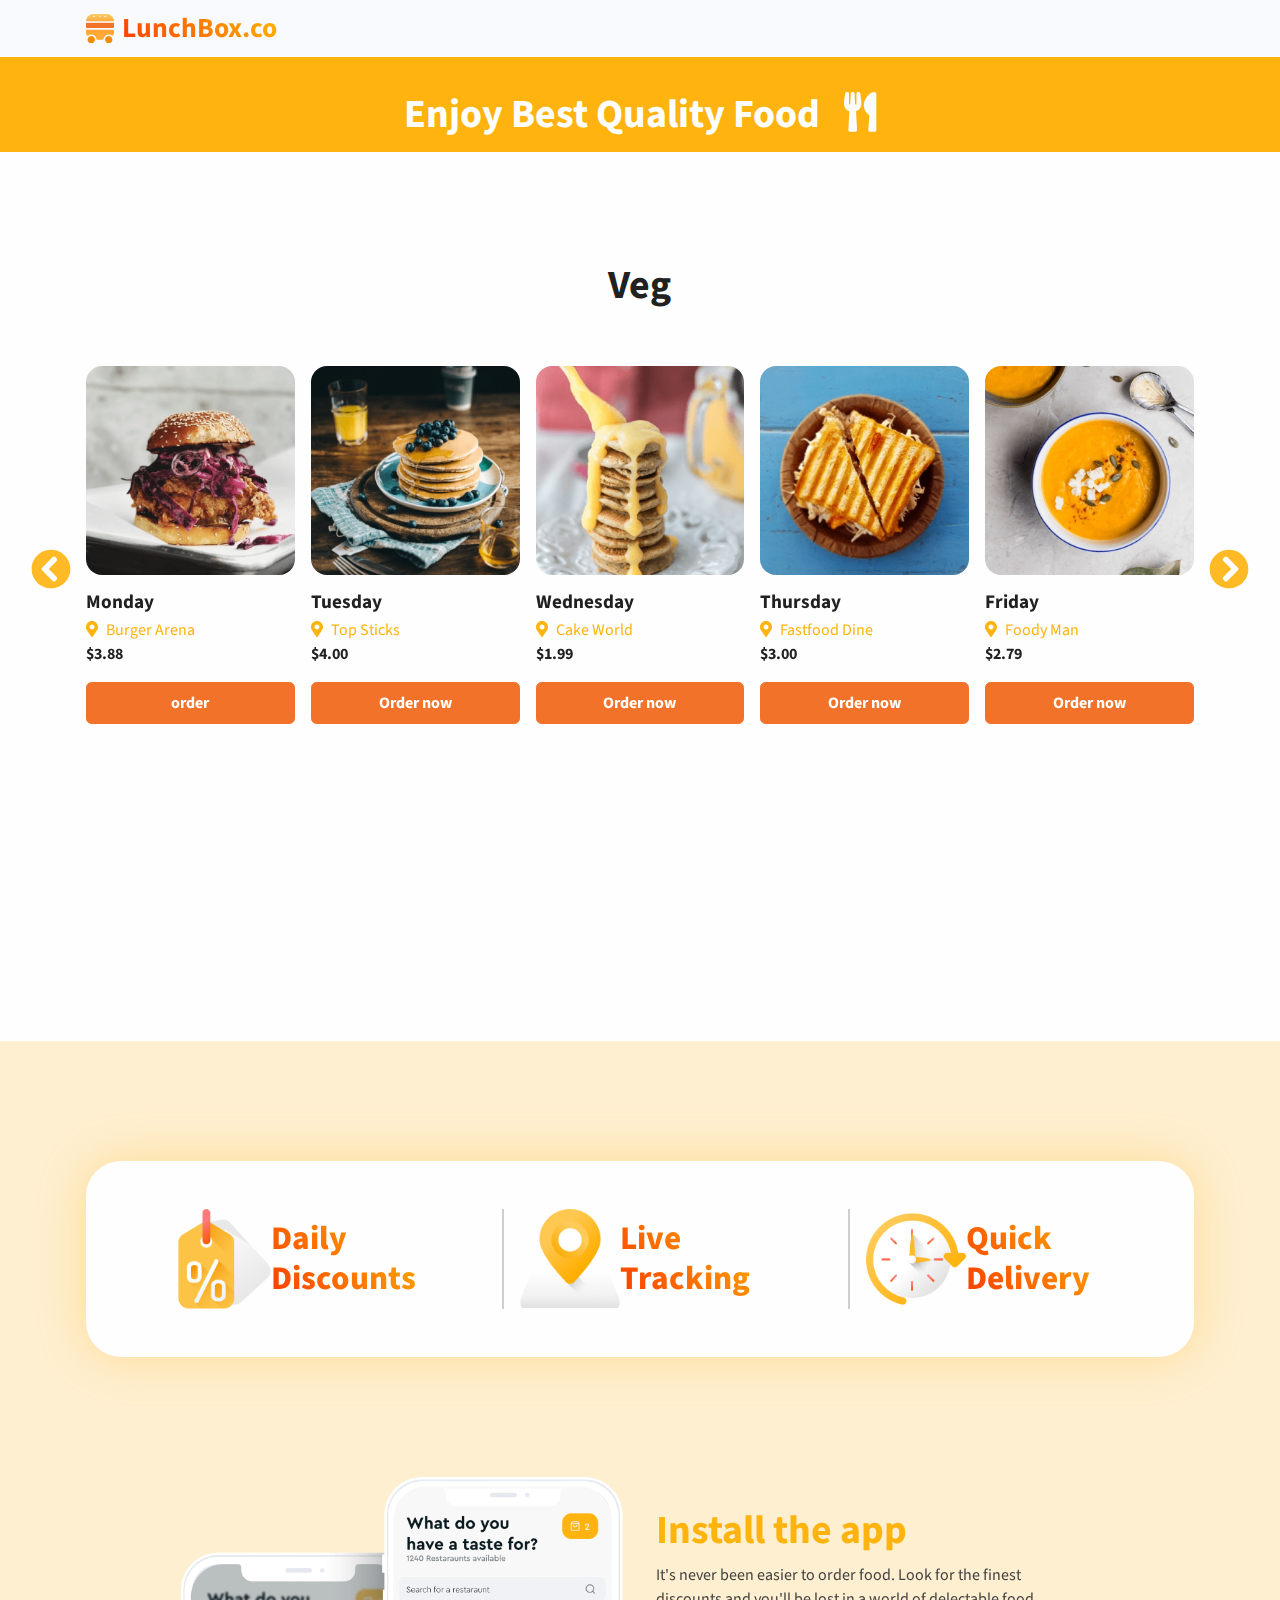
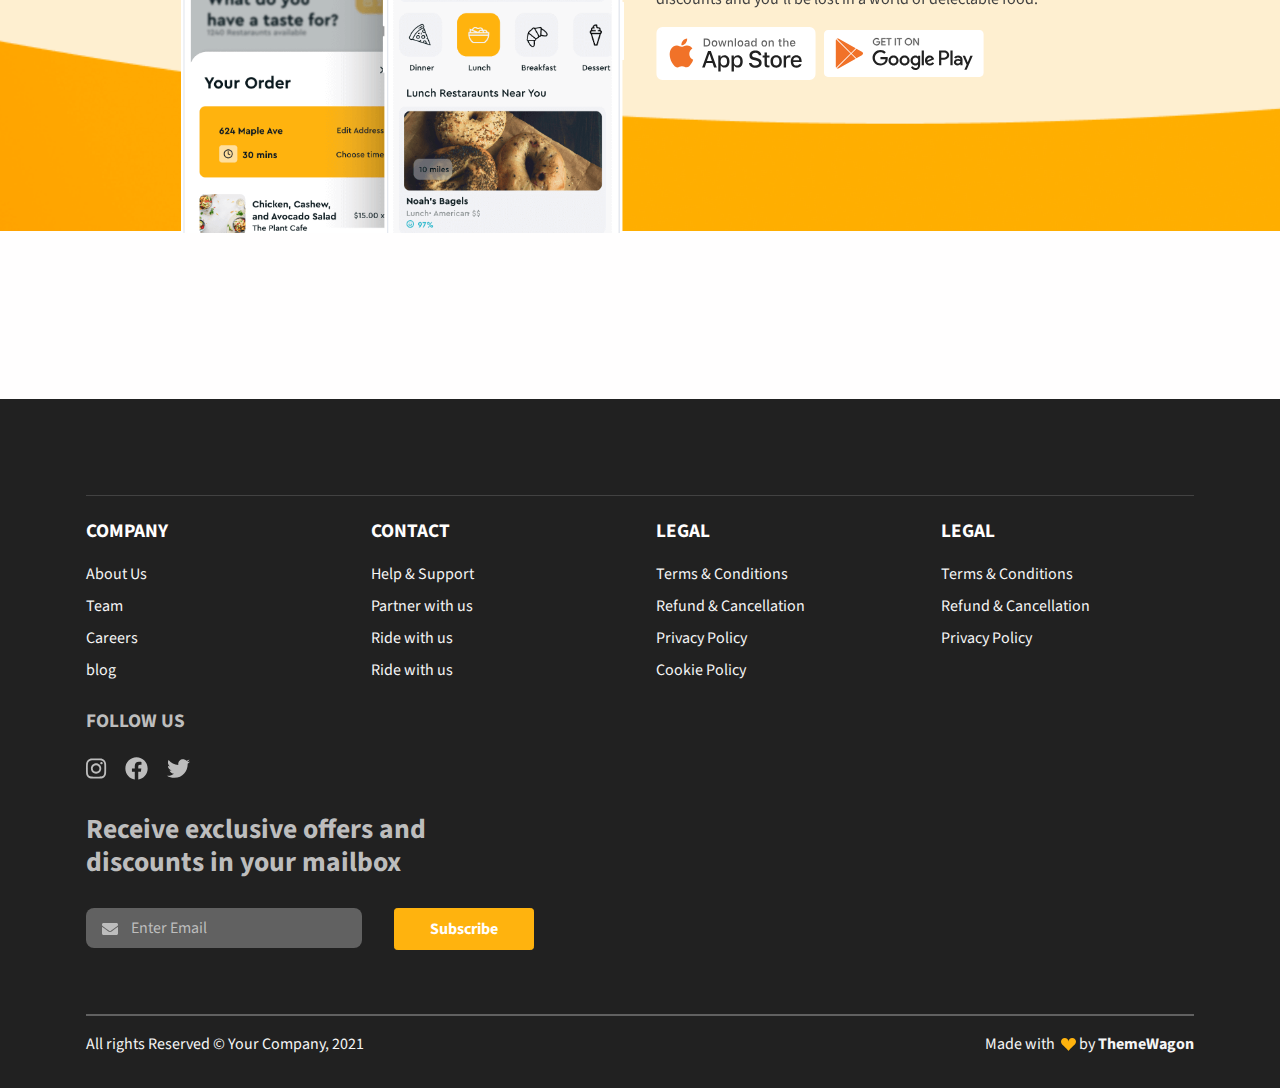
<file: extra.html>
<!DOCTYPE html>
<html lang="en-US" dir="ltr">

  <head>
    <meta charset="utf-8">
    <meta http-equiv="X-UA-Compatible" content="IE=edge">
    <meta name="viewport" content="width=device-width, initial-scale=1">


    <!-- ===============================================-->
    <!--    Document Title-->
    <!-- ===============================================-->
    <title>LunchBox.co</title>


    <!-- ===============================================-->
    <!--    Favicons-->
    <!-- ===============================================-->
    <link rel="apple-touch-icon" sizes="180x180" href="assets/img/favicons/apple-touch-icon.png">
    <link rel="icon" type="image/png" sizes="32x32" href="assets/img/favicons/favicon-32x32.png">
    <link rel="icon" type="image/png" sizes="16x16" href="assets/img/favicons/favicon-16x16.png">
    <link rel="shortcut icon" type="image/x-icon" href="assets/img/favicons/favicon.ico">
    <link rel="manifest" href="assets/img/favicons/manifest.json">
    <meta name="msapplication-TileImage" content="assets/img/favicons/mstile-150x150.png">
    <meta name="theme-color" content="#ffffff">


    <!-- ===============================================-->
    <!--    Stylesheets-->
    <!-- ===============================================-->
    <link href="assets/css/theme.css" rel="stylesheet" />

  </head>


  <body>

    <!-- ===============================================-->
    <!--    Main Content-->
    <!-- ===============================================-->
    <main class="main" id="top">
      <nav class="navbar navbar-expand-lg navbar-light bg-light fixed-top" data-navbar-on-scroll="data-navbar-on-scroll">
        <div class="container"><a class="navbar-brand d-inline-flex" href="index.html"><img class="d-inline-block" src="assets/img/gallery/logo.svg" alt="logo" /><span class="text-1000 fs-3 fw-bold ms-2 text-gradient">LunchBox.co</span></a>
          <button class="navbar-toggler" type="button" data-bs-toggle="collapse" data-bs-target="#navbarSupportedContent" aria-controls="navbarSupportedContent" aria-expanded="false" aria-label="Toggle navigation"><span class="navbar-toggler-icon"> </span></button>
        </div>
      </nav>
      <section class="py-5 overflow-hidden bg-primary" id="home">
        <h1 style="color: white; position: relative; text-align: center; top: 2.7rem;">Enjoy Best Quality Food <i class="fas fa-utensils input-box-icon text-100 ms-3"></i></h1>
      </section>


      <!-- ============================================-->
      <!-- <section> begin ============================-->
      <section class="py-0">

        
      </section>
      <!-- <section> close ============================-->
      <!-- ============================================-->




      <!-- ============================================-->
      <!-- <section> begin ============================-->
      <section class="py-0 bg-primary-gradient">
      </section>
      <!-- <section> close ============================-->
      <!-- ============================================-->




      <!-- ============================================-->
      <!-- <section> begin ============================-->
      <section class="py-4 overflow-hidden">

        <div class="container">
          <div class="row h-100">
            <div class="col-lg-7 mx-auto text-center mt-7 mb-5">
              <h5 class="fw-bold fs-3 fs-lg-5 lh-sm">Veg</h5>
            </div>
            <div class="col-12">
              <div class="carousel slide" id="carouselPopularItems" data-bs-touch="false" data-bs-interval="false">
                <div class="carousel-inner">
                  <div class="carousel-item active" data-bs-interval="10000">
                    <div class="row gx-3 h-100 align-items-center">
                      <div class="col-sm-6 col-md-4 col-xl mb-5 h-100">
                        <div class="card card-span h-100 rounded-3"><img class="img-fluid rounded-3 h-100" src="assets/img/gallery/cheese-burger.png" alt="..." />
                          <div class="card-body ps-0">
                            <h5 class="fw-bold text-1000 text-truncate mb-1">Monday</h5>
                            <div><span class="text-warning me-2"><i class="fas fa-map-marker-alt"></i></span><span class="text-primary">Burger Arena</span></div><span class="text-1000 fw-bold">$3.88</span>
                          </div>
                        </div>
                        <div class="d-grid gap-2"><a class="btn btn-lg btn-danger" href="#!" role="button">order</a></div>
                      </div>
                      <div class="col-sm-6 col-md-4 col-xl mb-5 h-100">
                        <div class="card card-span h-100 rounded-3"><img class="img-fluid rounded-3 h-100" src="assets/img/gallery/toffes-cake.png" alt="..." />
                          <div class="card-body ps-0">
                            <h5 class="fw-bold text-1000 text-truncate mb-1">Tuesday</h5>
                            <div><span class="text-warning me-2"><i class="fas fa-map-marker-alt"></i></span><span class="text-primary">Top Sticks</span></div><span class="text-1000 fw-bold">$4.00</span>
                          </div>
                        </div>
                        <div class="d-grid gap-2"><a class="btn btn-lg btn-danger" href="#!" role="button">Order now</a></div>
                      </div>
                      <div class="col-sm-6 col-md-4 col-xl mb-5 h-100">
                        <div class="card card-span h-100 rounded-3"><img class="img-fluid rounded-3 h-100" src="assets/img/gallery/dancake.png" alt="..." />
                          <div class="card-body ps-0">
                            <h5 class="fw-bold text-1000 text-truncate mb-1">Wednesday</h5>
                            <div><span class="text-warning me-2"><i class="fas fa-map-marker-alt"></i></span><span class="text-primary">Cake World</span></div><span class="text-1000 fw-bold">$1.99</span>
                          </div>
                        </div>
                        <div class="d-grid gap-2"><a class="btn btn-lg btn-danger" href="#!" role="button">Order now</a></div>
                      </div>
                      <div class="col-sm-6 col-md-4 col-xl mb-5 h-100">
                        <div class="card card-span h-100 rounded-3"><img class="img-fluid rounded-3 h-100" src="assets/img/gallery/crispy-sandwitch.png" alt="..." />
                          <div class="card-body ps-0">
                            <h5 class="fw-bold text-1000 text-truncate mb-1">Thursday</h5>
                            <div><span class="text-warning me-2"><i class="fas fa-map-marker-alt"></i></span><span class="text-primary">Fastfood Dine</span></div><span class="text-1000 fw-bold">$3.00</span>
                          </div>
                        </div>
                        <div class="d-grid gap-2"><a class="btn btn-lg btn-danger" href="#!" role="button">Order now</a></div>
                      </div>
                      <div class="col-sm-6 col-md-4 col-xl mb-5 h-100">
                        <div class="card card-span h-100 rounded-3"><img class="img-fluid rounded-3 h-100" src="assets/img/gallery/thai-soup.png" alt="..." />
                          <div class="card-body ps-0">
                            <h5 class="fw-bold text-1000 text-truncate mb-1">Friday</h5>
                            <div><span class="text-warning me-2"><i class="fas fa-map-marker-alt"></i></span><span class="text-primary">Foody Man</span></div><span class="text-1000 fw-bold">$2.79</span>
                          </div>
                        </div>
                        <div class="d-grid gap-2"><a class="btn btn-lg btn-danger" href="#!" role="button">Order now</a></div>
                      </div>
                    </div>
                  </div>
                  <div class="carousel-item" data-bs-interval="5000">
                    <div class="row gx-3 h-100 align-items-center">
                      <div class="col-sm-6 col-md-4 col-xl mb-5 h-100">
                        <div class="card card-span h-100 rounded-3"><img class="img-fluid rounded-3 h-100" src="assets/img/gallery/cheese-burger.png" alt="..." />
                          <div class="card-body ps-0">
                            <h5 class="fw-bold text-1000 text-truncate mb-1">Saturday</h5>
                            <div><span class="text-warning me-2"><i class="fas fa-map-marker-alt"></i></span><span class="text-primary">Burger Arena</span></div><span class="text-1000 fw-bold">$3.88</span>
                          </div>
                        </div>
                        <div class="d-grid gap-2"><a class="btn btn-lg btn-danger" href="#!" role="button">Order now</a></div>
                      </div>
                      <div class="col-sm-6 col-md-4 col-xl mb-5 h-100">
                        <div class="card card-span h-100 rounded-3"><img class="img-fluid rounded-3 h-100" src="assets/img/gallery/toffes-cake.png" alt="..." />
                          <div class="card-body ps-0">
                            <h5 class="fw-bold text-1000 text-truncate mb-1">Sunday</h5>
                            <div><span class="text-warning me-2"><i class="fas fa-map-marker-alt"></i></span><span class="text-primary">Top Sticks</span></div><span class="text-1000 fw-bold">$4.00</span>
                          </div>
                        </div>
                        <div class="d-grid gap-2"><a class="btn btn-lg btn-danger" href="#!" role="button">Order now</a></div>
                      </div>
                      <div class="col-sm-6 col-md-4 col-xl mb-5 h-100">
                        <div class="card card-span h-100 rounded-3"><img class="img-fluid rounded-3 h-100" src="assets/img/gallery/dancake.png" alt="..." />
                          <div class="card-body ps-0">
                            <h5 class="fw-bold text-1000 text-truncate mb-1">Monday</h5>
                            <div><span class="text-warning me-2"><i class="fas fa-map-marker-alt"></i></span><span class="text-primary">Cake World</span></div><span class="text-1000 fw-bold">$1.99</span>
                          </div>
                        </div>
                        <div class="d-grid gap-2"><a class="btn btn-lg btn-danger" href="#!" role="button">Order now</a></div>
                      </div>
                      <div class="col-sm-6 col-md-4 col-xl mb-5 h-100">
                        <div class="card card-span h-100 rounded-3"><img class="img-fluid rounded-3 h-100" src="assets/img/gallery/crispy-sandwitch.png" alt="..." />
                          <div class="card-body ps-0">
                            <h5 class="fw-bold text-1000 text-truncate mb-1">Tuesday</h5>
                            <div><span class="text-warning me-2"><i class="fas fa-map-marker-alt"></i></span><span class="text-primary">Fastfood Dine</span></div><span class="text-1000 fw-bold">$3.00</span>
                          </div>
                        </div>
                        <div class="d-grid gap-2"><a class="btn btn-lg btn-danger" href="#!" role="button">Order now</a></div>
                      </div>
                      <div class="col-sm-6 col-md-4 col-xl mb-5 h-100">
                        <div class="card card-span h-100 rounded-3"><img class="img-fluid rounded-3 h-100" src="assets/img/gallery/thai-soup.png" alt="..." />
                          <div class="card-body ps-0">
                            <h5 class="fw-bold text-1000 text-truncate mb-1">Wednesday</h5>
                            <div><span class="text-warning me-2"><i class="fas fa-map-marker-alt"></i></span><span class="text-primary">Foody Man</span></div><span class="text-1000 fw-bold">$2.79</span>
                          </div>
                        </div>
                        <div class="d-grid gap-2"><a class="btn btn-lg btn-danger" href="#!" role="button">Order now</a></div>
                      </div>
                    </div>
                  </div>
                  <div class="carousel-item" data-bs-interval="3000">
                    <div class="row gx-3 h-100 align-items-center">
                      <div class="col-sm-6 col-md-4 col-xl mb-5 h-100">
                        <div class="card card-span h-100 rounded-3"><img class="img-fluid rounded-3 h-100" src="assets/img/gallery/cheese-burger.png" alt="..." />
                          <div class="card-body ps-0">
                            <h5 class="fw-bold text-1000 text-truncate mb-1">Thursday</h5>
                            <div><span class="text-warning me-2"><i class="fas fa-map-marker-alt"></i></span><span class="text-primary">Burger Arena</span></div><span class="text-1000 fw-bold">$3.88</span>
                          </div>
                        </div>
                        <div class="d-grid gap-2"><a class="btn btn-lg btn-danger" href="#!" role="button">Order now</a></div>
                      </div>
                      <div class="col-sm-6 col-md-4 col-xl mb-5 h-100">
                        <div class="card card-span h-100 rounded-3"><img class="img-fluid rounded-3 h-100" src="assets/img/gallery/toffes-cake.png" alt="..." />
                          <div class="card-body ps-0">
                            <h5 class="fw-bold text-1000 text-truncate mb-1">Friday</h5>
                            <div><span class="text-warning me-2"><i class="fas fa-map-marker-alt"></i></span><span class="text-primary">Top Sticks</span></div><span class="text-1000 fw-bold">$4.00</span>
                          </div>
                        </div>
                        <div class="d-grid gap-2"><a class="btn btn-lg btn-danger" href="#!" role="button">Order now</a></div>
                      </div>
                      <div class="col-sm-6 col-md-4 col-xl mb-5 h-100">
                        <div class="card card-span h-100 rounded-3"><img class="img-fluid rounded-3 h-100" src="assets/img/gallery/dancake.png" alt="..." />
                          <div class="card-body ps-0">
                            <h5 class="fw-bold text-1000 text-truncate mb-1">Saturday</h5>
                            <div><span class="text-warning me-2"><i class="fas fa-map-marker-alt"></i></span><span class="text-primary">Cake World</span></div><span class="text-1000 fw-bold">$1.99</span>
                          </div>
                        </div>
                        <div class="d-grid gap-2"><a class="btn btn-lg btn-danger" href="#!" role="button">Order now</a></div>
                      </div>
                      <div class="col-sm-6 col-md-4 col-xl mb-5 h-100">
                        <div class="card card-span h-100 rounded-3"><img class="img-fluid rounded-3 h-100" src="assets/img/gallery/crispy-sandwitch.png" alt="..." />
                          <div class="card-body ps-0">
                            <h5 class="fw-bold text-1000 text-truncate mb-1">Sunday</h5>
                            <div><span class="text-warning me-2"><i class="fas fa-map-marker-alt"></i></span><span class="text-primary">Fastfood Dine</span></div><span class="text-1000 fw-bold">$3.00</span>
                          </div>
                        </div>
                        <div class="d-grid gap-2"><a class="btn btn-lg btn-danger" href="#!" role="button">Order now</a></div>
                      </div>
                      <div class="col-sm-6 col-md-4 col-xl mb-5 h-100">
                        <div class="card card-span h-100 rounded-3"><img class="img-fluid rounded-3 h-100" src="assets/img/gallery/thai-soup.png" alt="..." />
                          <div class="card-body ps-0">
                            <h5 class="fw-bold text-1000 text-truncate mb-1">Monday</h5>
                            <div><span class="text-warning me-2"><i class="fas fa-map-marker-alt"></i></span><span class="text-primary">Foody Man</span></div><span class="text-1000 fw-bold">$2.79</span>
                          </div>
                        </div>
                        <div class="d-grid gap-2"><a class="btn btn-lg btn-danger" href="#!" role="button">Order now</a></div>
                      </div>
                    </div>
                  </div>
                  <div class="carousel-item">
                    <div class="row gx-3 h-100 align-items-center">
                      <div class="col-sm-6 col-md-4 col-xl mb-5 h-100">
                        <div class="card card-span h-100 rounded-3"><img class="img-fluid rounded-3 h-100" src="assets/img/gallery/cheese-burger.png" alt="..." />
                          <div class="card-body ps-0">
                            <h5 class="fw-bold text-1000 text-truncate mb-1">Tuesday</h5>
                            <div><span class="text-warning me-2"><i class="fas fa-map-marker-alt"></i></span><span class="text-primary">Burger Arena</span></div><span class="text-1000 fw-bold">$3.88</span>
                          </div>
                        </div>
                        <div class="d-grid gap-2"><a class="btn btn-lg btn-danger" href="#!" role="button">Order now</a></div>
                      </div>
                      <div class="col-sm-6 col-md-4 col-xl mb-5 h-100">
                        <div class="card card-span h-100 rounded-3"><img class="img-fluid rounded-3 h-100" src="assets/img/gallery/toffes-cake.png" alt="..." />
                          <div class="card-body ps-0">
                            <h5 class="fw-bold text-1000 text-truncate mb-1">Wednesday</h5>
                            <div><span class="text-warning me-2"><i class="fas fa-map-marker-alt"></i></span><span class="text-primary">Top Sticks</span></div><span class="text-1000 fw-bold">$4.00</span>
                          </div>
                        </div>
                        <div class="d-grid gap-2"><a class="btn btn-lg btn-danger" href="#!" role="button">Order now</a></div>
                      </div>
                      <div class="col-sm-6 col-md-4 col-xl mb-5 h-100">
                        <div class="card card-span h-100 rounded-3"><img class="img-fluid rounded-3 h-100" src="assets/img/gallery/dancake.png" alt="..." />
                          <div class="card-body ps-0">
                            <h5 class="fw-bold text-1000 text-truncate mb-1">Thursday</h5>
                            <div><span class="text-warning me-2"><i class="fas fa-map-marker-alt"></i></span><span class="text-primary">Cake World</span></div><span class="text-1000 fw-bold">$1.99</span>
                          </div>
                        </div>
                        <div class="d-grid gap-2"><a class="btn btn-lg btn-danger" href="#!" role="button">Order now</a></div>
                      </div>
                      <div class="col-sm-6 col-md-4 col-xl mb-5 h-100">
                        <div class="card card-span h-100 rounded-3"><img class="img-fluid rounded-3 h-100" src="assets/img/gallery/crispy-sandwitch.png" alt="..." />
                          <div class="card-body ps-0">
                            <h5 class="fw-bold text-1000 text-truncate mb-1">Friday</h5>
                            <div><span class="text-warning me-2"><i class="fas fa-map-marker-alt"></i></span><span class="text-primary">Fastfood Dine</span></div><span class="text-1000 fw-bold">$3.00</span>
                          </div>
                        </div>
                        <div class="d-grid gap-2"><a class="btn btn-lg btn-danger" href="#!" role="button">Order now</a></div>
                      </div>
                      <div class="col-sm-6 col-md-4 col-xl mb-5 h-100">
                        <div class="card card-span h-100 rounded-3"><img class="img-fluid rounded-3 h-100" src="assets/img/gallery/thai-soup.png" alt="..." />
                          <div class="card-body ps-0">
                            <h5 class="fw-bold text-1000 text-truncate mb-1">Saturday</h5>
                            <div><span class="text-warning me-2"><i class="fas fa-map-marker-alt"></i></span><span class="text-primary">Foody Man</span></div><span class="text-1000 fw-bold">$2.79</span>
                          </div>
                        </div>
                        <div class="d-grid gap-2"><a class="btn btn-lg btn-danger" href="#!" role="button">Order now</a></div>
                      </div>
                    </div>
                  </div>
                </div>
                <button class="carousel-control-prev carousel-icon" type="button" data-bs-target="#carouselPopularItems" data-bs-slide="prev"><span class="carousel-control-prev-icon hover-top-shadow" aria-hidden="true"></span><span class="visually-hidden">Previous</span></button>
                <button class="carousel-control-next carousel-icon" type="button" data-bs-target="#carouselPopularItems" data-bs-slide="next"><span class="carousel-control-next-icon hover-top-shadow" aria-hidden="true"></span><span class="visually-hidden">Next </span></button>
              </div>
            </div>
          </div>
        </div><!-- end of .container-->

      </section>
      <!-- <section> close ============================-->
      <!-- ============================================-->


      <section id="testimonial">
        <div class="container visually-hidden">
          <div class="row h-100">
            <div class="col-lg-7 mx-auto text-center mb-6">
              <h5 class="fw-bold fs-3 fs-lg-5 lh-sm mb-3">Featured Restaurants</h5>
            </div>
          </div>
          <div class="row gx-2">
            <div class="col-sm-6 col-md-4 col-lg-3 h-100 mb-5">
              <div class="card card-span h-100 text-white rounded-3"><img class="img-fluid rounded-3 h-100" src="assets/img/gallery/food-world.png" alt="..." />
                <div class="card-img-overlay ps-0"><span class="badge bg-danger p-2 ms-3"><i class="fas fa-tag me-2 fs-0"></i><span class="fs-0">20% off</span></span><span class="badge bg-primary ms-2 me-1 p-2"><i class="fas fa-clock me-1 fs-0"></i><span class="fs-0">Fast</span></span></div>
                <div class="card-body ps-0">
                  <div class="d-flex align-items-center mb-3"><img class="img-fluid" src="assets/img/gallery/food-world-logo.png" alt="" />
                    <div class="flex-1 ms-3">
                      <h5 class="mb-0 fw-bold text-1000">Food world</h5><span class="text-primary fs--1 me-1"><i class="fas fa-star"></i></span><span class="mb-0 text-primary">46</span>
                    </div>
                  </div><span class="badge bg-soft-danger p-2"><span class="fw-bold fs-1 text-danger">Opens Tomorrow</span></span>
                </div>
              </div>
            </div>
            <div class="col-sm-6 col-md-4 col-lg-3 h-100 mb-5">
              <div class="card card-span h-100 text-white rounded-3"><img class="img-fluid rounded-3 h-100" src="assets/img/gallery/pizza-hub.png" alt="..." />
                <div class="card-img-overlay ps-0"><span class="badge bg-danger p-2 ms-3"><i class="fas fa-tag me-2 fs-0"></i><span class="fs-0">10% off</span></span><span class="badge bg-primary ms-2 me-1 p-2"><i class="fas fa-clock me-1 fs-0"></i><span class="fs-0">Fast</span></span></div>
                <div class="card-body ps-0">
                  <div class="d-flex align-items-center mb-3"><img class="img-fluid" src="assets/img/gallery/pizzahub-logo.png" alt="" />
                    <div class="flex-1 ms-3">
                      <h5 class="mb-0 fw-bold text-1000">Pizza hub</h5><span class="text-primary fs--1 me-1"><i class="fas fa-star"></i></span><span class="mb-0 text-primary">40</span>
                    </div>
                  </div><span class="badge bg-soft-danger p-2"><span class="fw-bold fs-1 text-danger">Opens Tomorrow</span></span>
                </div>
              </div>
            </div>
            <div class="col-sm-6 col-md-4 col-lg-3 h-100 mb-5">
              <div class="card card-span h-100 text-white rounded-3"><img class="img-fluid rounded-3 h-100" src="assets/img/gallery/donuts-hut.png" alt="..." />
                <div class="card-img-overlay ps-0"><span class="badge bg-danger p-2 ms-3"><i class="fas fa-tag me-2 fs-0"></i><span class="fs-0">15% off</span></span><span class="badge bg-primary ms-2 me-1 p-2"><i class="fas fa-clock me-1 fs-0"></i><span class="fs-0">Fast</span></span></div>
                <div class="card-body ps-0">
                  <div class="d-flex align-items-center mb-3"><img class="img-fluid" src="assets/img/gallery/donuts-hut-logo.png" alt="" />
                    <div class="flex-1 ms-3">
                      <h5 class="mb-0 fw-bold text-1000">Donuts hut</h5><span class="text-primary fs--1 me-1"><i class="fas fa-star"></i></span><span class="mb-0 text-primary">20</span>
                    </div>
                  </div><span class="badge bg-soft-success p-2"><span class="fw-bold fs-1 text-success">Open Now</span></span>
                </div>
              </div>
            </div>
            <div class="col-sm-6 col-md-4 col-lg-3 h-100 mb-5">
              <div class="card card-span h-100 text-white rounded-3"><img class="img-fluid rounded-3 h-100" src="assets/img/gallery/donuthut.png" alt="..." />
                <div class="card-img-overlay ps-0"><span class="badge bg-danger p-2 ms-3"><i class="fas fa-tag me-2 fs-0"></i><span class="fs-0">15% off</span></span><span class="badge bg-primary ms-2 me-1 p-2"><i class="fas fa-clock me-1 fs-0"></i><span class="fs-0">Fast</span></span></div>
                <div class="card-body ps-0">
                  <div class="d-flex align-items-center mb-3"><img class="img-fluid" src="assets/img/gallery/donut-hut-logo.png" alt="" />
                    <div class="flex-1 ms-3">
                      <h5 class="mb-0 fw-bold text-1000">Donuts hut</h5><span class="text-primary fs--1 me-1"><i class="fas fa-star"></i></span><span class="mb-0 text-primary">50</span>
                    </div>
                  </div><span class="badge bg-soft-success p-2"><span class="fw-bold fs-1 text-success">Open Now</span></span>
                </div>
              </div>
            </div>
            <div class="col-sm-6 col-md-4 col-lg-3 h-100 mb-5">
              <div class="card card-span h-100 text-white rounded-3"><img class="img-fluid rounded-3 h-100" src="assets/img/gallery/ruby-tuesday.png" alt="..." />
                <div class="card-img-overlay ps-0"><span class="badge bg-danger p-2 ms-3"><i class="fas fa-tag me-2 fs-0"></i><span class="fs-0">10% off</span></span><span class="badge bg-primary ms-2 me-1 p-2"><i class="fas fa-clock me-1 fs-0"></i><span class="fs-0">Fast</span></span></div>
                <div class="card-body ps-0">
                  <div class="d-flex align-items-center mb-3"><img class="img-fluid" src="assets/img/gallery/ruby-tuesday-logo.png" alt="" />
                    <div class="flex-1 ms-3">
                      <h5 class="mb-0 fw-bold text-1000">Ruby tuesday</h5><span class="text-primary fs--1 me-1"><i class="fas fa-star"></i></span><span class="mb-0 text-primary">50</span>
                    </div>
                  </div><span class="badge bg-soft-success p-2"><span class="fw-bold fs-1 text-success">Open Now</span></span>
                </div>
              </div>
            </div>
            <div class="col-sm-6 col-md-4 col-lg-3 h-100 mb-5">
              <div class="card card-span h-100 text-white rounded-3"><img class="img-fluid rounded-3 h-100" src="assets/img/gallery/kuakata.png" alt="..." />
                <div class="card-img-overlay ps-0"><span class="badge bg-danger p-2 ms-3"><i class="fas fa-tag me-2 fs-0"></i><span class="fs-0">10% off</span></span><span class="badge bg-primary ms-2 me-1 p-2"><i class="fas fa-clock me-1 fs-0"></i><span class="fs-0">Fast</span></span></div>
                <div class="card-body ps-0">
                  <div class="d-flex align-items-center mb-3"><img class="img-fluid" src="assets/img/gallery/kuakata-logo.png" alt="" />
                    <div class="flex-1 ms-3">
                      <h5 class="mb-0 fw-bold text-1000">Kuakata Fried Chicken</h5><span class="text-primary fs--1 me-1"><i class="fas fa-star"></i></span><span class="mb-0 text-primary">50</span>
                    </div>
                  </div><span class="badge bg-soft-success p-2"><span class="fw-bold fs-1 text-success">Open Now</span></span>
                </div>
              </div>
            </div>
            <div class="col-sm-6 col-md-4 col-lg-3 h-100 mb-5">
              <div class="card card-span h-100 text-white rounded-3"><img class="img-fluid rounded-3 h-100" src="assets/img/gallery/red-square.png" alt="..." />
                <div class="card-img-overlay ps-0"><span class="badge bg-danger p-2 ms-3"><i class="fas fa-tag me-2 fs-0"></i><span class="fs-0">10% off</span></span><span class="badge bg-primary ms-2 me-1 p-2"><i class="fas fa-clock me-1 fs-0"></i><span class="fs-0">Fast</span></span></div>
                <div class="card-body ps-0">
                  <div class="d-flex align-items-center mb-3"><img class="img-fluid" src="assets/img/gallery/red-square-logo.png" alt="" />
                    <div class="flex-1 ms-3">
                      <h5 class="mb-0 fw-bold text-1000">Kuakata Fried Chicken</h5><span class="text-primary fs--1 me-1"><i class="fas fa-star"></i></span><span class="mb-0 text-primary">50</span>
                    </div>
                  </div><span class="badge bg-soft-success p-2"><span class="fw-bold fs-1 text-success">Open Now</span></span>
                </div>
              </div>
            </div>
            <div class="col-sm-6 col-md-4 col-lg-3 h-100 mb-5">
              <div class="card card-span h-100 text-white rounded-3"><img class="img-fluid rounded-3 h-100" src="assets/img/gallery/taco-bell.png" alt="..." />
                <div class="card-img-overlay ps-0"><span class="badge bg-danger p-2 ms-3"><i class="fas fa-tag me-2 fs-0"></i><span class="fs-0">10% off</span></span><span class="badge bg-primary ms-2 me-1 p-2"><i class="fas fa-clock me-1 fs-0"></i><span class="fs-0">Fast</span></span></div>
                <div class="card-body ps-0">
                  <div class="d-flex align-items-center mb-3"><img class="img-fluid" src="assets/img/gallery/taco-bell-logo.png" alt="" />
                    <div class="flex-1 ms-3">
                      <h5 class="mb-0 fw-bold text-1000">Taco bell</h5><span class="text-primary fs--1 me-1"><i class="fas fa-star"></i></span><span class="mb-0 text-primary">50</span>
                    </div>
                  </div><span class="badge bg-soft-success p-2"><span class="fw-bold fs-1 text-success">Open Now</span></span>
                </div>
              </div>
            </div>
            <div class="col-12 d-flex justify-content-center mt-5"> <a class="btn btn-lg btn-primary" href="#!">View All <i class="fas fa-chevron-right ms-2"> </i></a></div>
          </div>
        </div>
      </section>


    <!-----------------ends------------------>
      <section>
        <div class="bg-holder" style="background-image:url(assets/img/gallery/cta-one-bg.png);background-position:center;background-size:cover;">
        </div>
        <!--/.bg-holder-->

        <div class="container">
          <div class="row justify-content-center">
            <div class="col-xxl-10">
              <div class="card card-span shadow-warning" style="border-radius: 35px;">
                <div class="card-body py-5">
                  <div class="row justify-content-evenly">
                    <div class="col-md-3">
                      <div class="d-flex d-md-block d-xl-flex justify-content-evenly justify-content-lg-between"><img src="assets/img/icons/discounts.png" width="100" alt="..." />
                        <div class="d-flex d-lg-block d-xl-flex flex-center">
                          <h2 class="fw-bolder text-1000 mb-0 text-gradient">Daily<br class="d-none d-md-block" />Discounts </h2>
                        </div>
                      </div>
                    </div>
                    <div class="col-md-3 hr-vertical">
                      <div class="d-flex d-md-block d-xl-flex justify-content-evenly justify-content-lg-between"><img src="assets/img/icons/live-tracking.png" width="100" alt="..." />
                        <div class="d-flex d-lg-block d-xl-flex flex-center">
                          <h2 class="fw-bolder text-1000 mb-0 text-gradient">Live Tracking</h2>
                        </div>
                      </div>
                    </div>
                    <div class="col-md-3 hr-vertical">
                      <div class="d-flex d-md-block d-xl-flex justify-content-evenly justify-content-lg-between"><img src="assets/img/icons/quick-delivery.png" width="100" alt="..." />
                        <div class="d-flex d-lg-block d-xl-flex flex-center">
                          <h2 class="fw-bolder text-1000 mb-0 text-gradient">Quick Delivery </h2>
                        </div>
                      </div>
                    </div>
                  </div>
                </div>
              </div>
            </div>
          </div>
          <div class="row flex-center mt-md-8">
            <div class="col-lg-5 d-none d-lg-block" style="margin-bottom: -122px;"> <img class="w-100" src="assets/img/gallery/phone-cta-one.png" alt="..." /></div>
            <div class="col-lg-5 mt-7 mt-md-0">
              <h1 class="text-primary">Install the app</h1>
              <p>It's never been easier to order food. Look for the finest <br class="d-none d-xl-block" />discounts and you'll be lost in a world of delectable food.</p><a class="pe-2" href="https://www.apple.com/app-store/" target="_blank"><img src="assets/img/gallery/app-store.svg" width="160" alt="" /></a><a href="https://play.google.com/store/apps" target="_blank"><img src="assets/img/gallery/google-play.svg" width="160" alt="" /></a>
            </div>
          </div>
        </div>
      </section>


      <!-- ============================================-->
     
      <!-- <section> close ============================-->
      <!-- ============================================-->




      <!-- ============================================-->
      <!-- <section> begin ============================-->
      <section class="pt-5">
      </section>
      <!-- <section> close ============================-->
      <!-- ============================================-->


      <section class="py-0">
        <div class="bg-holder" style="background-image:url(assets/img/gallery/cta-two-bg.png);background-position:center;background-size:cover;">
        </div>
        <!--/.bg-holder-->

        <div class="container">
        
      </section>


      <!-- ============================================-->
      <!-- <section> begin ============================-->
      <section class="py-0 pt-7 bg-1000">

        <div class="container">
          <hr class="text-900" />
          <div class="row">
            <div class="col-6 col-md-4 col-lg-3 col-xxl-2 mb-3">
              <h5 class="lh-lg fw-bold text-white">COMPANY</h5>
              <ul class="list-unstyled mb-md-4 mb-lg-0">
                <li class="lh-lg"><a class="text-200 text-decoration-none" href="#!">About Us</a></li>
                <li class="lh-lg"><a class="text-200 text-decoration-none" href="#!">Team</a></li>
                <li class="lh-lg"><a class="text-200 text-decoration-none" href="#!">Careers</a></li>
                <li class="lh-lg"><a class="text-200 text-decoration-none" href="#!">blog</a></li>
              </ul>
            </div>
            <div class="col-6 col-md-4 col-lg-3 col-xxl-2 col-lg-3 mb-3">
              <h5 class="lh-lg fw-bold text-white">CONTACT</h5>
              <ul class="list-unstyled mb-md-4 mb-lg-0">
                <li class="lh-lg"><a class="text-200 text-decoration-none" href="#!">Help &amp; Support</a></li>
                <li class="lh-lg"><a class="text-200 text-decoration-none" href="#!">Partner with us </a></li>
                <li class="lh-lg"><a class="text-200 text-decoration-none" href="#!">Ride with us</a></li>
                <li class="lh-lg"><a class="text-200 text-decoration-none" href="#!">Ride with us</a></li>
              </ul>
            </div>
            <div class="col-6 col-md-4 col-lg-3 col-xxl-2 mb-3">
              <h5 class="lh-lg fw-bold text-white">LEGAL</h5>
              <ul class="list-unstyled mb-md-4 mb-lg-0">
                <li class="lh-lg"><a class="text-200 text-decoration-none" href="#!">Terms &amp; Conditions</a></li>
                <li class="lh-lg"><a class="text-200 text-decoration-none" href="#!">Refund &amp; Cancellation</a></li>
                <li class="lh-lg"><a class="text-200 text-decoration-none" href="#!">Privacy Policy</a></li>
                <li class="lh-lg"><a class="text-200 text-decoration-none" href="#!">Cookie Policy</a></li>
              </ul>
            </div>
            <div class="col-6 col-md-4 col-lg-3 col-xxl-2 mb-3">
              <h5 class="lh-lg fw-bold text-white">LEGAL</h5>
              <ul class="list-unstyled mb-md-4 mb-lg-0">
                <li class="lh-lg"><a class="text-200 text-decoration-none" href="#!">Terms &amp; Conditions</a></li>
                <li class="lh-lg"><a class="text-200 text-decoration-none" href="#!">Refund &amp; Cancellation</a></li>
                <li class="lh-lg"><a class="text-200 text-decoration-none" href="#!">Privacy Policy</a></li>
              </ul>
            </div>
            <div class="col-12 col-md-8 col-lg-6 col-xxl-4">
              <h5 class="lh-lg fw-bold text-500">FOLLOW US</h5>
              <div class="text-start my-3"> <a href="#!">
                  <svg class="svg-inline--fa fa-instagram fa-w-14 fs-2 me-2" aria-hidden="true" focusable="false" data-prefix="fab" data-icon="instagram" role="img" xmlns="http://www.w3.org/2000/svg" viewBox="0 0 448 512">
                    <path fill="#BDBDBD" d="M224.1 141c-63.6 0-114.9 51.3-114.9 114.9s51.3 114.9 114.9 114.9S339 319.5 339 255.9 287.7 141 224.1 141zm0 189.6c-41.1 0-74.7-33.5-74.7-74.7s33.5-74.7 74.7-74.7 74.7 33.5 74.7 74.7-33.6 74.7-74.7 74.7zm146.4-194.3c0 14.9-12 26.8-26.8 26.8-14.9 0-26.8-12-26.8-26.8s12-26.8 26.8-26.8 26.8 12 26.8 26.8zm76.1 27.2c-1.7-35.9-9.9-67.7-36.2-93.9-26.2-26.2-58-34.4-93.9-36.2-37-2.1-147.9-2.1-184.9 0-35.8 1.7-67.6 9.9-93.9 36.1s-34.4 58-36.2 93.9c-2.1 37-2.1 147.9 0 184.9 1.7 35.9 9.9 67.7 36.2 93.9s58 34.4 93.9 36.2c37 2.1 147.9 2.1 184.9 0 35.9-1.7 67.7-9.9 93.9-36.2 26.2-26.2 34.4-58 36.2-93.9 2.1-37 2.1-147.8 0-184.8zM398.8 388c-7.8 19.6-22.9 34.7-42.6 42.6-29.5 11.7-99.5 9-132.1 9s-102.7 2.6-132.1-9c-19.6-7.8-34.7-22.9-42.6-42.6-11.7-29.5-9-99.5-9-132.1s-2.6-102.7 9-132.1c7.8-19.6 22.9-34.7 42.6-42.6 29.5-11.7 99.5-9 132.1-9s102.7-2.6 132.1 9c19.6 7.8 34.7 22.9 42.6 42.6 11.7 29.5 9 99.5 9 132.1s2.7 102.7-9 132.1z"></path>
                  </svg></a><a href="#!">
                  <svg class="svg-inline--fa fa-facebook fa-w-16 fs-2 mx-2" aria-hidden="true" focusable="false" data-prefix="fab" data-icon="facebook" role="img" xmlns="http://www.w3.org/2000/svg" viewBox="0 0 512 512">
                    <path fill="#BDBDBD" d="M504 256C504 119 393 8 256 8S8 119 8 256c0 123.78 90.69 226.38 209.25 245V327.69h-63V256h63v-54.64c0-62.15 37-96.48 93.67-96.48 27.14 0 55.52 4.84 55.52 4.84v61h-31.28c-30.8 0-40.41 19.12-40.41 38.73V256h68.78l-11 71.69h-57.78V501C413.31 482.38 504 379.78 504 256z"></path>
                  </svg></a><a href="#!">
                  <svg class="svg-inline--fa fa-twitter fa-w-16 fs-2 mx-2" aria-hidden="true" focusable="false" data-prefix="fab" data-icon="twitter" role="img" xmlns="http://www.w3.org/2000/svg" viewBox="0 0 512 512">
                    <path fill="#BDBDBD" d="M459.37 151.716c.325 4.548.325 9.097.325 13.645 0 138.72-105.583 298.558-298.558 298.558-59.452 0-114.68-17.219-161.137-47.106 8.447.974 16.568 1.299 25.34 1.299 49.055 0 94.213-16.568 130.274-44.832-46.132-.975-84.792-31.188-98.112-72.772 6.498.974 12.995 1.624 19.818 1.624 9.421 0 18.843-1.3 27.614-3.573-48.081-9.747-84.143-51.98-84.143-102.985v-1.299c13.969 7.797 30.214 12.67 47.431 13.319-28.264-18.843-46.781-51.005-46.781-87.391 0-19.492 5.197-37.36 14.294-52.954 51.655 63.675 129.3 105.258 216.365 109.807-1.624-7.797-2.599-15.918-2.599-24.04 0-57.828 46.782-104.934 104.934-104.934 30.213 0 57.502 12.67 76.67 33.137 23.715-4.548 46.456-13.32 66.599-25.34-7.798 24.366-24.366 44.833-46.132 57.827 21.117-2.273 41.584-8.122 60.426-16.243-14.292 20.791-32.161 39.308-52.628 54.253z"></path>
                  </svg></a></div>
              <h3 class="text-500 my-4">Receive exclusive offers and <br />discounts in your mailbox</h3>
              <div class="row input-group-icon mb-5">
                <div class="col-auto"><i class="fas fa-envelope input-box-icon text-500 ms-3"></i>
                  <input class="form-control input-box bg-800 border-0" type="email" placeholder="Enter Email" aria-label="email" />
                </div>
                <div class="col-auto">
                  <button class="btn btn-primary" type="submit">Subscribe</button>
                </div>
              </div>
            </div>
          </div>
          <hr class="border border-800" />
          <div class="row flex-center pb-3">
            <div class="col-md-6 order-0">
              <p class="text-200 text-center text-md-start">All rights Reserved &copy; Your Company, 2021</p>
            </div>
            <div class="col-md-6 order-1">
              <p class="text-200 text-center text-md-end"> Made with&nbsp;
                <svg class="bi bi-suit-heart-fill" xmlns="http://www.w3.org/2000/svg" width="15" height="15" fill="#FFB30E" viewBox="0 0 16 16">
                  <path d="M4 1c2.21 0 4 1.755 4 3.92C8 2.755 9.79 1 12 1s4 1.755 4 3.92c0 3.263-3.234 4.414-7.608 9.608a.513.513 0 0 1-.784 0C3.234 9.334 0 8.183 0 4.92 0 2.755 1.79 1 4 1z"></path>
                </svg>&nbsp;by&nbsp;<a class="text-200 fw-bold" href="https://themewagon.com/" target="_blank">ThemeWagon </a>
              </p>
            </div>
          </div>
        </div><!-- end of .container-->

      </section>
      <!-- <section> close ============================-->
      <!-- ============================================-->


    </main>
    <!-- ===============================================-->
    <!--    End of Main Content-->
    <!-- ===============================================-->




    <!-- ===============================================-->
    <!--    JavaScripts-->
    <!-- ===============================================-->
    <script src="vendors/@popperjs/popper.min.js"></script>
    <script src="vendors/bootstrap/bootstrap.min.js"></script>
    <script src="vendors/is/is.min.js"></script>
    <script src="https://polyfill.io/v3/polyfill.min.js?features=window.scroll"></script>
    <script src="vendors/fontawesome/all.min.js"></script>
    <script src="assets/js/theme.js"></script>

    <link href="https://fonts.googleapis.com/css2?family=Source+Sans+Pro:wght@200;300;400;600;700;900&amp;display=swap" rel="stylesheet">
  </body>

</html>
</file>
<file: assets/css/theme.css>
/* -------------------------------------------------------------------------- */
/*                                 Theme                                      */
/* -------------------------------------------------------------------------- */
/* prettier-ignore */
/* -------------------------------------------------------------------------- */
/*                                  Utilities                                 */
/* -------------------------------------------------------------------------- */
/*-----------------------------------------------
|   Bootstrap Styles
-----------------------------------------------*/
/*!
 * Bootstrap v5.0.0-alpha1 (https://getbootstrap.com/)
 * Copyright 2011-2020 The Bootstrap Authors
 * Copyright 2011-2020 Twitter, Inc.
 * Licensed under MIT (https://github.com/twbs/bootstrap/blob/main/LICENSE)
 */
:root {
  --bs-blue: #2780ED;
  --bs-indigo: #6237FF;
  --bs-purple: #A71CFF;
  --bs-pink: #D42DA3;
  --bs-red: #F17228;
  --bs-orange: #F17228;
  --bs-yellow: #FFB30E;
  --bs-green: #79B93C;
  --bs-teal: #53F283;
  --bs-cyan: #24FFEA;
  --bs-white: #FFFEFE;
  --bs-gray: #9E9E9E;
  --bs-gray-dark: #616161;
  --bs-primary: #FFB30E;
  --bs-secondary: #2780ED;
  --bs-success: #79B93C;
  --bs-info: #24FFEA;
  --bs-warning: #FFB30E;
  --bs-danger: #F17228;
  --bs-light: #F9FAFD;
  --bs-dark: #212121;
  --bs-font-sans-serif: "Source Sans Pro", "Open Sans", -apple-system, BlinkMacSystemFont, "Segoe UI", "Helvetica Neue", Arial, sans-serif, "Apple Color Emoji", "Segoe UI Emoji", "Segoe UI Symbol";
  --bs-font-monospace: "SFMono-Regular", Menlo, Monaco, Consolas, "Liberation Mono", "Courier New", monospace;
  --bs-gradient: linear-gradient(180deg, rgba(255, 254, 254, 0.15), rgba(255, 254, 254, 0));
}

*,
*::before,
*::after {
  -webkit-box-sizing: border-box;
  box-sizing: border-box;
}

@media (prefers-reduced-motion: no-preference) {
  :root {
    scroll-behavior: smooth;
  }
}

body {
  margin: 0;
  font-family: "Source Sans Pro", -apple-system, BlinkMacSystemFont, "Segoe UI", "Helvetica Neue", Arial, sans-serif, "Apple Color Emoji", "Segoe UI Emoji", "Segoe UI Symbol";
  font-size: 1rem;
  font-weight: 400;
  line-height: 1.5;
  color: #424242;
  background-color: #FFFEFE;
  -webkit-text-size-adjust: 100%;
  -webkit-tap-highlight-color: rgba(0, 0, 0, 0);
}

hr {
  margin: 1rem 0;
  color: #EEEEEE;
  background-color: currentColor;
  border: 0;
  opacity: 1;
}

hr:not([size]) {
  height: 1px;
}

h1, .h1, h2, .h2, h3, .h3, h4, .h4, h5, .h5, h6, .h6 {
  margin-top: 0;
  margin-bottom: 0.5rem;
  font-family: "Source Sans Pro", "Open Sans", -apple-system, BlinkMacSystemFont, "Segoe UI", "Helvetica Neue", Arial, sans-serif, "Apple Color Emoji", "Segoe UI Emoji", "Segoe UI Symbol";
  font-weight: 700;
  line-height: 1.2;
  color: #212121;
}

h1, .h1 {
  font-size: calc(1.37383rem + 1.48598vw);
}

@media (min-width: 1200px) {
  h1, .h1 {
    font-size: 2.48832rem;
  }
}

h2, .h2 {
  font-size: calc(1.33236rem + 0.98832vw);
}

@media (min-width: 1200px) {
  h2, .h2 {
    font-size: 2.0736rem;
  }
}

h3, .h3 {
  font-size: calc(1.2978rem + 0.5736vw);
}

@media (min-width: 1200px) {
  h3, .h3 {
    font-size: 1.728rem;
  }
}

h4, .h4 {
  font-size: calc(1.269rem + 0.228vw);
}

@media (min-width: 1200px) {
  h4, .h4 {
    font-size: 1.44rem;
  }
}

h5, .h5 {
  font-size: 1.2rem;
}

h6, .h6 {
  font-size: 0.83333rem;
}

p {
  margin-top: 0;
  margin-bottom: 1rem;
}

abbr[title],
abbr[data-bs-original-title] {
  -webkit-text-decoration: underline dotted;
  text-decoration: underline dotted;
  cursor: help;
  -webkit-text-decoration-skip-ink: none;
  text-decoration-skip-ink: none;
}

address {
  margin-bottom: 1rem;
  font-style: normal;
  line-height: inherit;
}

ol,
ul {
  padding-left: 2rem;
}

ol,
ul,
dl {
  margin-top: 0;
  margin-bottom: 1rem;
}

ol ol,
ul ul,
ol ul,
ul ol {
  margin-bottom: 0;
}

dt {
  font-weight: 700;
}

dd {
  margin-bottom: .5rem;
  margin-left: 0;
}

blockquote {
  margin: 0 0 1rem;
}

b,
strong {
  font-weight: 800;
}

small, .small {
  font-size: 75%;
}

mark, .mark {
  padding: 0.2em;
  background-color: #fcf8e3;
}

sub,
sup {
  position: relative;
  font-size: 0.75em;
  line-height: 0;
  vertical-align: baseline;
}

sub {
  bottom: -.25em;
}

sup {
  top: -.5em;
}

a {
  color: #212121;
  text-decoration: none;
}

a:hover {
  color: #1a1a1a;
  text-decoration: none;
}

a:not([href]):not([class]), a:not([href]):not([class]):hover {
  color: inherit;
  text-decoration: none;
}

pre,
code,
kbd,
samp {
  font-family: var(--bs-font-monospace);
  font-size: 1em;
  direction: ltr /* rtl:ignore */;
  unicode-bidi: bidi-override;
}

pre {
  display: block;
  margin-top: 0;
  margin-bottom: 1rem;
  overflow: auto;
  font-size: 75%;
}

pre code {
  font-size: inherit;
  color: inherit;
  word-break: normal;
}

code {
  font-size: 75%;
  color: #D42DA3;
  word-wrap: break-word;
}

a > code {
  color: inherit;
}

kbd {
  padding: 0.2rem 0.4rem;
  font-size: 75%;
  color: #FFFEFE;
  background-color: #424242;
  border-radius: 0.25rem;
}

kbd kbd {
  padding: 0;
  font-size: 1em;
  font-weight: 700;
}

figure {
  margin: 0 0 1rem;
}

img,
svg {
  vertical-align: middle;
}

table {
  caption-side: bottom;
  border-collapse: collapse;
}

caption {
  padding-top: 0.5rem;
  padding-bottom: 0.5rem;
  color: #BDBDBD;
  text-align: left;
}

th {
  text-align: inherit;
  text-align: -webkit-match-parent;
}

thead,
tbody,
tfoot,
tr,
td,
th {
  border-color: inherit;
  border-style: solid;
  border-width: 0;
}

label {
  display: inline-block;
}

button {
  border-radius: 0;
}

button:focus:not(:focus-visible) {
  outline: 0;
}

input,
button,
select,
optgroup,
textarea {
  margin: 0;
  font-family: inherit;
  font-size: inherit;
  line-height: inherit;
}

button,
select {
  text-transform: none;
}

[role="button"] {
  cursor: pointer;
}

select {
  word-wrap: normal;
}

select:disabled {
  opacity: 1;
}

[list]::-webkit-calendar-picker-indicator {
  display: none;
}

button,
[type="button"],
[type="reset"],
[type="submit"] {
  -webkit-appearance: button;
}

button:not(:disabled),
[type="button"]:not(:disabled),
[type="reset"]:not(:disabled),
[type="submit"]:not(:disabled) {
  cursor: pointer;
}

::-moz-focus-inner {
  padding: 0;
  border-style: none;
}

textarea {
  resize: vertical;
}

fieldset {
  min-width: 0;
  padding: 0;
  margin: 0;
  border: 0;
}

legend {
  float: left;
  width: 100%;
  padding: 0;
  margin-bottom: 0.5rem;
  font-size: calc(1.275rem + 0.3vw);
  line-height: inherit;
}

@media (min-width: 1200px) {
  legend {
    font-size: 1.5rem;
  }
}

legend + * {
  clear: left;
}

::-webkit-datetime-edit-fields-wrapper,
::-webkit-datetime-edit-text,
::-webkit-datetime-edit-minute,
::-webkit-datetime-edit-hour-field,
::-webkit-datetime-edit-day-field,
::-webkit-datetime-edit-month-field,
::-webkit-datetime-edit-year-field {
  padding: 0;
}

::-webkit-inner-spin-button {
  height: auto;
}

[type="search"] {
  outline-offset: -2px;
  -webkit-appearance: textfield;
}

/* rtl:raw:
[type="tel"],
[type="url"],
[type="email"],
[type="number"] {
  direction: ltr;
}
*/
::-webkit-search-decoration {
  -webkit-appearance: none;
}

::-webkit-color-swatch-wrapper {
  padding: 0;
}

::file-selector-button {
  font: inherit;
}

::-webkit-file-upload-button {
  font: inherit;
  -webkit-appearance: button;
}

output {
  display: inline-block;
}

iframe {
  border: 0;
}

summary {
  display: list-item;
  cursor: pointer;
}

progress {
  vertical-align: baseline;
}

[hidden] {
  display: none !important;
}

.lead {
  font-size: 1.2rem;
  font-weight: 400;
}

.display-1 {
  font-size: calc(1.55498rem + 3.65978vw);
  font-weight: 900;
  line-height: 1;
}

@media (min-width: 1200px) {
  .display-1 {
    font-size: 4.29982rem;
  }
}

.display-2 {
  font-size: calc(1.48332rem + 2.79982vw);
  font-weight: 900;
  line-height: 1;
}

@media (min-width: 1200px) {
  .display-2 {
    font-size: 3.58318rem;
  }
}

.display-3 {
  font-size: calc(1.4236rem + 2.08318vw);
  font-weight: 900;
  line-height: 1;
}

@media (min-width: 1200px) {
  .display-3 {
    font-size: 2.98598rem;
  }
}

.display-4 {
  font-size: calc(1.37383rem + 1.48598vw);
  font-weight: 900;
  line-height: 1;
}

@media (min-width: 1200px) {
  .display-4 {
    font-size: 2.48832rem;
  }
}

.display-5 {
  font-size: calc(1.33236rem + 0.98832vw);
  font-weight: 900;
  line-height: 1;
}

@media (min-width: 1200px) {
  .display-5 {
    font-size: 2.0736rem;
  }
}

.display-6 {
  font-size: calc(1.2978rem + 0.5736vw);
  font-weight: 900;
  line-height: 1;
}

@media (min-width: 1200px) {
  .display-6 {
    font-size: 1.728rem;
  }
}

.list-unstyled {
  padding-left: 0;
  list-style: none;
}

.list-inline {
  padding-left: 0;
  list-style: none;
}

.list-inline-item {
  display: inline-block;
}

.list-inline-item:not(:last-child) {
  margin-right: 0.5rem;
}

.initialism {
  font-size: 75%;
  text-transform: uppercase;
}

.blockquote {
  margin-bottom: 1rem;
  font-size: 1.2rem;
}

.blockquote > :last-child {
  margin-bottom: 0;
}

.blockquote-footer {
  margin-top: -1rem;
  margin-bottom: 1rem;
  font-size: 75%;
  color: #9E9E9E;
}

.blockquote-footer::before {
  content: "\2014\00A0";
}

.img-fluid {
  max-width: 100%;
  height: auto;
}

.img-thumbnail {
  padding: 0.25rem;
  background-color: #FFFEFE;
  border: 1px solid #EEEEEE;
  border-radius: 0.5rem;
  max-width: 100%;
  height: auto;
}

.figure {
  display: inline-block;
}

.figure-img {
  margin-bottom: 0.5rem;
  line-height: 1;
}

.figure-caption {
  font-size: 75%;
  color: #9E9E9E;
}

.container,
.container-fluid,
.container-sm,
.container-md,
.container-lg,
.container-xl,
.container-xxl {
  width: 100%;
  padding-right: var(--bs-gutter-x, 1rem);
  padding-left: var(--bs-gutter-x, 1rem);
  margin-right: auto;
  margin-left: auto;
}

@media (min-width: 576px) {
  .container, .container-sm {
    max-width: 540px;
  }
}

@media (min-width: 768px) {
  .container, .container-sm, .container-md {
    max-width: 720px;
  }
}

@media (min-width: 992px) {
  .container, .container-sm, .container-md, .container-lg {
    max-width: 960px;
  }
}

@media (min-width: 1200px) {
  .container, .container-sm, .container-md, .container-lg, .container-xl {
    max-width: 1140px;
  }
}

@media (min-width: 1540px) {
  .container, .container-sm, .container-md, .container-lg, .container-xl, .container-xxl {
    max-width: 1480px;
  }
}

.row {
  --bs-gutter-x: 2rem;
  --bs-gutter-y: 0;
  display: -webkit-box;
  display: -ms-flexbox;
  display: flex;
  -ms-flex-wrap: wrap;
  flex-wrap: wrap;
  margin-top: calc(var(--bs-gutter-y) * -1);
  margin-right: calc(var(--bs-gutter-x) / -2);
  margin-left: calc(var(--bs-gutter-x) / -2);
}

.row > * {
  -ms-flex-negative: 0;
  flex-shrink: 0;
  width: 100%;
  max-width: 100%;
  padding-right: calc(var(--bs-gutter-x) / 2);
  padding-left: calc(var(--bs-gutter-x) / 2);
  margin-top: var(--bs-gutter-y);
}

.col {
  -webkit-box-flex: 1;
  -ms-flex: 1 0 0%;
  flex: 1 0 0%;
}

.row-cols-auto > * {
  -webkit-box-flex: 0;
  -ms-flex: 0 0 auto;
  flex: 0 0 auto;
  width: auto;
}

.row-cols-1 > * {
  -webkit-box-flex: 0;
  -ms-flex: 0 0 auto;
  flex: 0 0 auto;
  width: 100%;
}

.row-cols-2 > * {
  -webkit-box-flex: 0;
  -ms-flex: 0 0 auto;
  flex: 0 0 auto;
  width: 50%;
}

.row-cols-3 > * {
  -webkit-box-flex: 0;
  -ms-flex: 0 0 auto;
  flex: 0 0 auto;
  width: 33.33333%;
}

.row-cols-4 > * {
  -webkit-box-flex: 0;
  -ms-flex: 0 0 auto;
  flex: 0 0 auto;
  width: 25%;
}

.row-cols-5 > * {
  -webkit-box-flex: 0;
  -ms-flex: 0 0 auto;
  flex: 0 0 auto;
  width: 20%;
}

.row-cols-6 > * {
  -webkit-box-flex: 0;
  -ms-flex: 0 0 auto;
  flex: 0 0 auto;
  width: 16.66667%;
}

.col-auto {
  -webkit-box-flex: 0;
  -ms-flex: 0 0 auto;
  flex: 0 0 auto;
  width: auto;
}

.col-1 {
  -webkit-box-flex: 0;
  -ms-flex: 0 0 auto;
  flex: 0 0 auto;
  width: 8.33333%;
}

.col-2 {
  -webkit-box-flex: 0;
  -ms-flex: 0 0 auto;
  flex: 0 0 auto;
  width: 16.66667%;
}

.col-3 {
  -webkit-box-flex: 0;
  -ms-flex: 0 0 auto;
  flex: 0 0 auto;
  width: 25%;
}

.col-4 {
  -webkit-box-flex: 0;
  -ms-flex: 0 0 auto;
  flex: 0 0 auto;
  width: 33.33333%;
}

.col-5 {
  -webkit-box-flex: 0;
  -ms-flex: 0 0 auto;
  flex: 0 0 auto;
  width: 41.66667%;
}

.col-6 {
  -webkit-box-flex: 0;
  -ms-flex: 0 0 auto;
  flex: 0 0 auto;
  width: 50%;
}

.col-7 {
  -webkit-box-flex: 0;
  -ms-flex: 0 0 auto;
  flex: 0 0 auto;
  width: 58.33333%;
}

.col-8 {
  -webkit-box-flex: 0;
  -ms-flex: 0 0 auto;
  flex: 0 0 auto;
  width: 66.66667%;
}

.col-9 {
  -webkit-box-flex: 0;
  -ms-flex: 0 0 auto;
  flex: 0 0 auto;
  width: 75%;
}

.col-10 {
  -webkit-box-flex: 0;
  -ms-flex: 0 0 auto;
  flex: 0 0 auto;
  width: 83.33333%;
}

.col-11 {
  -webkit-box-flex: 0;
  -ms-flex: 0 0 auto;
  flex: 0 0 auto;
  width: 91.66667%;
}

.col-12 {
  -webkit-box-flex: 0;
  -ms-flex: 0 0 auto;
  flex: 0 0 auto;
  width: 100%;
}

.offset-1 {
  margin-left: 8.33333%;
}

.offset-2 {
  margin-left: 16.66667%;
}

.offset-3 {
  margin-left: 25%;
}

.offset-4 {
  margin-left: 33.33333%;
}

.offset-5 {
  margin-left: 41.66667%;
}

.offset-6 {
  margin-left: 50%;
}

.offset-7 {
  margin-left: 58.33333%;
}

.offset-8 {
  margin-left: 66.66667%;
}

.offset-9 {
  margin-left: 75%;
}

.offset-10 {
  margin-left: 83.33333%;
}

.offset-11 {
  margin-left: 91.66667%;
}

.g-0,
.gx-0 {
  --bs-gutter-x: 0;
}

.g-0,
.gy-0 {
  --bs-gutter-y: 0;
}

.g-1,
.gx-1 {
  --bs-gutter-x: 0.25rem;
}

.g-1,
.gy-1 {
  --bs-gutter-y: 0.25rem;
}

.g-2,
.gx-2 {
  --bs-gutter-x: 0.5rem;
}

.g-2,
.gy-2 {
  --bs-gutter-y: 0.5rem;
}

.g-3,
.gx-3 {
  --bs-gutter-x: 1rem;
}

.g-3,
.gy-3 {
  --bs-gutter-y: 1rem;
}

.g-4,
.gx-4 {
  --bs-gutter-x: 1.8rem;
}

.g-4,
.gy-4 {
  --bs-gutter-y: 1.8rem;
}

.g-5,
.gx-5 {
  --bs-gutter-x: 3rem;
}

.g-5,
.gy-5 {
  --bs-gutter-y: 3rem;
}

.g-6,
.gx-6 {
  --bs-gutter-x: 4rem;
}

.g-6,
.gy-6 {
  --bs-gutter-y: 4rem;
}

.g-7,
.gx-7 {
  --bs-gutter-x: 5rem;
}

.g-7,
.gy-7 {
  --bs-gutter-y: 5rem;
}

.g-8,
.gx-8 {
  --bs-gutter-x: 7.5rem;
}

.g-8,
.gy-8 {
  --bs-gutter-y: 7.5rem;
}

.g-9,
.gx-9 {
  --bs-gutter-x: 10rem;
}

.g-9,
.gy-9 {
  --bs-gutter-y: 10rem;
}

.g-10,
.gx-10 {
  --bs-gutter-x: 12.5rem;
}

.g-10,
.gy-10 {
  --bs-gutter-y: 12.5rem;
}

.g-11,
.gx-11 {
  --bs-gutter-x: 15rem;
}

.g-11,
.gy-11 {
  --bs-gutter-y: 15rem;
}

@media (min-width: 576px) {
  .col-sm {
    -webkit-box-flex: 1;
    -ms-flex: 1 0 0%;
    flex: 1 0 0%;
  }
  .row-cols-sm-auto > * {
    -webkit-box-flex: 0;
    -ms-flex: 0 0 auto;
    flex: 0 0 auto;
    width: auto;
  }
  .row-cols-sm-1 > * {
    -webkit-box-flex: 0;
    -ms-flex: 0 0 auto;
    flex: 0 0 auto;
    width: 100%;
  }
  .row-cols-sm-2 > * {
    -webkit-box-flex: 0;
    -ms-flex: 0 0 auto;
    flex: 0 0 auto;
    width: 50%;
  }
  .row-cols-sm-3 > * {
    -webkit-box-flex: 0;
    -ms-flex: 0 0 auto;
    flex: 0 0 auto;
    width: 33.33333%;
  }
  .row-cols-sm-4 > * {
    -webkit-box-flex: 0;
    -ms-flex: 0 0 auto;
    flex: 0 0 auto;
    width: 25%;
  }
  .row-cols-sm-5 > * {
    -webkit-box-flex: 0;
    -ms-flex: 0 0 auto;
    flex: 0 0 auto;
    width: 20%;
  }
  .row-cols-sm-6 > * {
    -webkit-box-flex: 0;
    -ms-flex: 0 0 auto;
    flex: 0 0 auto;
    width: 16.66667%;
  }
  .col-sm-auto {
    -webkit-box-flex: 0;
    -ms-flex: 0 0 auto;
    flex: 0 0 auto;
    width: auto;
  }
  .col-sm-1 {
    -webkit-box-flex: 0;
    -ms-flex: 0 0 auto;
    flex: 0 0 auto;
    width: 8.33333%;
  }
  .col-sm-2 {
    -webkit-box-flex: 0;
    -ms-flex: 0 0 auto;
    flex: 0 0 auto;
    width: 16.66667%;
  }
  .col-sm-3 {
    -webkit-box-flex: 0;
    -ms-flex: 0 0 auto;
    flex: 0 0 auto;
    width: 25%;
  }
  .col-sm-4 {
    -webkit-box-flex: 0;
    -ms-flex: 0 0 auto;
    flex: 0 0 auto;
    width: 33.33333%;
  }
  .col-sm-5 {
    -webkit-box-flex: 0;
    -ms-flex: 0 0 auto;
    flex: 0 0 auto;
    width: 41.66667%;
  }
  .col-sm-6 {
    -webkit-box-flex: 0;
    -ms-flex: 0 0 auto;
    flex: 0 0 auto;
    width: 50%;
  }
  .col-sm-7 {
    -webkit-box-flex: 0;
    -ms-flex: 0 0 auto;
    flex: 0 0 auto;
    width: 58.33333%;
  }
  .col-sm-8 {
    -webkit-box-flex: 0;
    -ms-flex: 0 0 auto;
    flex: 0 0 auto;
    width: 66.66667%;
  }
  .col-sm-9 {
    -webkit-box-flex: 0;
    -ms-flex: 0 0 auto;
    flex: 0 0 auto;
    width: 75%;
  }
  .col-sm-10 {
    -webkit-box-flex: 0;
    -ms-flex: 0 0 auto;
    flex: 0 0 auto;
    width: 83.33333%;
  }
  .col-sm-11 {
    -webkit-box-flex: 0;
    -ms-flex: 0 0 auto;
    flex: 0 0 auto;
    width: 91.66667%;
  }
  .col-sm-12 {
    -webkit-box-flex: 0;
    -ms-flex: 0 0 auto;
    flex: 0 0 auto;
    width: 100%;
  }
  .offset-sm-0 {
    margin-left: 0;
  }
  .offset-sm-1 {
    margin-left: 8.33333%;
  }
  .offset-sm-2 {
    margin-left: 16.66667%;
  }
  .offset-sm-3 {
    margin-left: 25%;
  }
  .offset-sm-4 {
    margin-left: 33.33333%;
  }
  .offset-sm-5 {
    margin-left: 41.66667%;
  }
  .offset-sm-6 {
    margin-left: 50%;
  }
  .offset-sm-7 {
    margin-left: 58.33333%;
  }
  .offset-sm-8 {
    margin-left: 66.66667%;
  }
  .offset-sm-9 {
    margin-left: 75%;
  }
  .offset-sm-10 {
    margin-left: 83.33333%;
  }
  .offset-sm-11 {
    margin-left: 91.66667%;
  }
  .g-sm-0,
  .gx-sm-0 {
    --bs-gutter-x: 0;
  }
  .g-sm-0,
  .gy-sm-0 {
    --bs-gutter-y: 0;
  }
  .g-sm-1,
  .gx-sm-1 {
    --bs-gutter-x: 0.25rem;
  }
  .g-sm-1,
  .gy-sm-1 {
    --bs-gutter-y: 0.25rem;
  }
  .g-sm-2,
  .gx-sm-2 {
    --bs-gutter-x: 0.5rem;
  }
  .g-sm-2,
  .gy-sm-2 {
    --bs-gutter-y: 0.5rem;
  }
  .g-sm-3,
  .gx-sm-3 {
    --bs-gutter-x: 1rem;
  }
  .g-sm-3,
  .gy-sm-3 {
    --bs-gutter-y: 1rem;
  }
  .g-sm-4,
  .gx-sm-4 {
    --bs-gutter-x: 1.8rem;
  }
  .g-sm-4,
  .gy-sm-4 {
    --bs-gutter-y: 1.8rem;
  }
  .g-sm-5,
  .gx-sm-5 {
    --bs-gutter-x: 3rem;
  }
  .g-sm-5,
  .gy-sm-5 {
    --bs-gutter-y: 3rem;
  }
  .g-sm-6,
  .gx-sm-6 {
    --bs-gutter-x: 4rem;
  }
  .g-sm-6,
  .gy-sm-6 {
    --bs-gutter-y: 4rem;
  }
  .g-sm-7,
  .gx-sm-7 {
    --bs-gutter-x: 5rem;
  }
  .g-sm-7,
  .gy-sm-7 {
    --bs-gutter-y: 5rem;
  }
  .g-sm-8,
  .gx-sm-8 {
    --bs-gutter-x: 7.5rem;
  }
  .g-sm-8,
  .gy-sm-8 {
    --bs-gutter-y: 7.5rem;
  }
  .g-sm-9,
  .gx-sm-9 {
    --bs-gutter-x: 10rem;
  }
  .g-sm-9,
  .gy-sm-9 {
    --bs-gutter-y: 10rem;
  }
  .g-sm-10,
  .gx-sm-10 {
    --bs-gutter-x: 12.5rem;
  }
  .g-sm-10,
  .gy-sm-10 {
    --bs-gutter-y: 12.5rem;
  }
  .g-sm-11,
  .gx-sm-11 {
    --bs-gutter-x: 15rem;
  }
  .g-sm-11,
  .gy-sm-11 {
    --bs-gutter-y: 15rem;
  }
}

@media (min-width: 768px) {
  .col-md {
    -webkit-box-flex: 1;
    -ms-flex: 1 0 0%;
    flex: 1 0 0%;
  }
  .row-cols-md-auto > * {
    -webkit-box-flex: 0;
    -ms-flex: 0 0 auto;
    flex: 0 0 auto;
    width: auto;
  }
  .row-cols-md-1 > * {
    -webkit-box-flex: 0;
    -ms-flex: 0 0 auto;
    flex: 0 0 auto;
    width: 100%;
  }
  .row-cols-md-2 > * {
    -webkit-box-flex: 0;
    -ms-flex: 0 0 auto;
    flex: 0 0 auto;
    width: 50%;
  }
  .row-cols-md-3 > * {
    -webkit-box-flex: 0;
    -ms-flex: 0 0 auto;
    flex: 0 0 auto;
    width: 33.33333%;
  }
  .row-cols-md-4 > * {
    -webkit-box-flex: 0;
    -ms-flex: 0 0 auto;
    flex: 0 0 auto;
    width: 25%;
  }
  .row-cols-md-5 > * {
    -webkit-box-flex: 0;
    -ms-flex: 0 0 auto;
    flex: 0 0 auto;
    width: 20%;
  }
  .row-cols-md-6 > * {
    -webkit-box-flex: 0;
    -ms-flex: 0 0 auto;
    flex: 0 0 auto;
    width: 16.66667%;
  }
  .col-md-auto {
    -webkit-box-flex: 0;
    -ms-flex: 0 0 auto;
    flex: 0 0 auto;
    width: auto;
  }
  .col-md-1 {
    -webkit-box-flex: 0;
    -ms-flex: 0 0 auto;
    flex: 0 0 auto;
    width: 8.33333%;
  }
  .col-md-2 {
    -webkit-box-flex: 0;
    -ms-flex: 0 0 auto;
    flex: 0 0 auto;
    width: 16.66667%;
  }
  .col-md-3 {
    -webkit-box-flex: 0;
    -ms-flex: 0 0 auto;
    flex: 0 0 auto;
    width: 25%;
  }
  .col-md-4 {
    -webkit-box-flex: 0;
    -ms-flex: 0 0 auto;
    flex: 0 0 auto;
    width: 33.33333%;
  }
  .col-md-5 {
    -webkit-box-flex: 0;
    -ms-flex: 0 0 auto;
    flex: 0 0 auto;
    width: 41.66667%;
  }
  .col-md-6 {
    -webkit-box-flex: 0;
    -ms-flex: 0 0 auto;
    flex: 0 0 auto;
    width: 50%;
  }
  .col-md-7 {
    -webkit-box-flex: 0;
    -ms-flex: 0 0 auto;
    flex: 0 0 auto;
    width: 58.33333%;
  }
  .col-md-8 {
    -webkit-box-flex: 0;
    -ms-flex: 0 0 auto;
    flex: 0 0 auto;
    width: 66.66667%;
  }
  .col-md-9 {
    -webkit-box-flex: 0;
    -ms-flex: 0 0 auto;
    flex: 0 0 auto;
    width: 75%;
  }
  .col-md-10 {
    -webkit-box-flex: 0;
    -ms-flex: 0 0 auto;
    flex: 0 0 auto;
    width: 83.33333%;
  }
  .col-md-11 {
    -webkit-box-flex: 0;
    -ms-flex: 0 0 auto;
    flex: 0 0 auto;
    width: 91.66667%;
  }
  .col-md-12 {
    -webkit-box-flex: 0;
    -ms-flex: 0 0 auto;
    flex: 0 0 auto;
    width: 100%;
  }
  .offset-md-0 {
    margin-left: 0;
  }
  .offset-md-1 {
    margin-left: 8.33333%;
  }
  .offset-md-2 {
    margin-left: 16.66667%;
  }
  .offset-md-3 {
    margin-left: 25%;
  }
  .offset-md-4 {
    margin-left: 33.33333%;
  }
  .offset-md-5 {
    margin-left: 41.66667%;
  }
  .offset-md-6 {
    margin-left: 50%;
  }
  .offset-md-7 {
    margin-left: 58.33333%;
  }
  .offset-md-8 {
    margin-left: 66.66667%;
  }
  .offset-md-9 {
    margin-left: 75%;
  }
  .offset-md-10 {
    margin-left: 83.33333%;
  }
  .offset-md-11 {
    margin-left: 91.66667%;
  }
  .g-md-0,
  .gx-md-0 {
    --bs-gutter-x: 0;
  }
  .g-md-0,
  .gy-md-0 {
    --bs-gutter-y: 0;
  }
  .g-md-1,
  .gx-md-1 {
    --bs-gutter-x: 0.25rem;
  }
  .g-md-1,
  .gy-md-1 {
    --bs-gutter-y: 0.25rem;
  }
  .g-md-2,
  .gx-md-2 {
    --bs-gutter-x: 0.5rem;
  }
  .g-md-2,
  .gy-md-2 {
    --bs-gutter-y: 0.5rem;
  }
  .g-md-3,
  .gx-md-3 {
    --bs-gutter-x: 1rem;
  }
  .g-md-3,
  .gy-md-3 {
    --bs-gutter-y: 1rem;
  }
  .g-md-4,
  .gx-md-4 {
    --bs-gutter-x: 1.8rem;
  }
  .g-md-4,
  .gy-md-4 {
    --bs-gutter-y: 1.8rem;
  }
  .g-md-5,
  .gx-md-5 {
    --bs-gutter-x: 3rem;
  }
  .g-md-5,
  .gy-md-5 {
    --bs-gutter-y: 3rem;
  }
  .g-md-6,
  .gx-md-6 {
    --bs-gutter-x: 4rem;
  }
  .g-md-6,
  .gy-md-6 {
    --bs-gutter-y: 4rem;
  }
  .g-md-7,
  .gx-md-7 {
    --bs-gutter-x: 5rem;
  }
  .g-md-7,
  .gy-md-7 {
    --bs-gutter-y: 5rem;
  }
  .g-md-8,
  .gx-md-8 {
    --bs-gutter-x: 7.5rem;
  }
  .g-md-8,
  .gy-md-8 {
    --bs-gutter-y: 7.5rem;
  }
  .g-md-9,
  .gx-md-9 {
    --bs-gutter-x: 10rem;
  }
  .g-md-9,
  .gy-md-9 {
    --bs-gutter-y: 10rem;
  }
  .g-md-10,
  .gx-md-10 {
    --bs-gutter-x: 12.5rem;
  }
  .g-md-10,
  .gy-md-10 {
    --bs-gutter-y: 12.5rem;
  }
  .g-md-11,
  .gx-md-11 {
    --bs-gutter-x: 15rem;
  }
  .g-md-11,
  .gy-md-11 {
    --bs-gutter-y: 15rem;
  }
}

@media (min-width: 992px) {
  .col-lg {
    -webkit-box-flex: 1;
    -ms-flex: 1 0 0%;
    flex: 1 0 0%;
  }
  .row-cols-lg-auto > * {
    -webkit-box-flex: 0;
    -ms-flex: 0 0 auto;
    flex: 0 0 auto;
    width: auto;
  }
  .row-cols-lg-1 > * {
    -webkit-box-flex: 0;
    -ms-flex: 0 0 auto;
    flex: 0 0 auto;
    width: 100%;
  }
  .row-cols-lg-2 > * {
    -webkit-box-flex: 0;
    -ms-flex: 0 0 auto;
    flex: 0 0 auto;
    width: 50%;
  }
  .row-cols-lg-3 > * {
    -webkit-box-flex: 0;
    -ms-flex: 0 0 auto;
    flex: 0 0 auto;
    width: 33.33333%;
  }
  .row-cols-lg-4 > * {
    -webkit-box-flex: 0;
    -ms-flex: 0 0 auto;
    flex: 0 0 auto;
    width: 25%;
  }
  .row-cols-lg-5 > * {
    -webkit-box-flex: 0;
    -ms-flex: 0 0 auto;
    flex: 0 0 auto;
    width: 20%;
  }
  .row-cols-lg-6 > * {
    -webkit-box-flex: 0;
    -ms-flex: 0 0 auto;
    flex: 0 0 auto;
    width: 16.66667%;
  }
  .col-lg-auto {
    -webkit-box-flex: 0;
    -ms-flex: 0 0 auto;
    flex: 0 0 auto;
    width: auto;
  }
  .col-lg-1 {
    -webkit-box-flex: 0;
    -ms-flex: 0 0 auto;
    flex: 0 0 auto;
    width: 8.33333%;
  }
  .col-lg-2 {
    -webkit-box-flex: 0;
    -ms-flex: 0 0 auto;
    flex: 0 0 auto;
    width: 16.66667%;
  }
  .col-lg-3 {
    -webkit-box-flex: 0;
    -ms-flex: 0 0 auto;
    flex: 0 0 auto;
    width: 25%;
  }
  .col-lg-4 {
    -webkit-box-flex: 0;
    -ms-flex: 0 0 auto;
    flex: 0 0 auto;
    width: 33.33333%;
  }
  .col-lg-5 {
    -webkit-box-flex: 0;
    -ms-flex: 0 0 auto;
    flex: 0 0 auto;
    width: 41.66667%;
  }
  .col-lg-6 {
    -webkit-box-flex: 0;
    -ms-flex: 0 0 auto;
    flex: 0 0 auto;
    width: 50%;
  }
  .col-lg-7 {
    -webkit-box-flex: 0;
    -ms-flex: 0 0 auto;
    flex: 0 0 auto;
    width: 58.33333%;
  }
  .col-lg-8 {
    -webkit-box-flex: 0;
    -ms-flex: 0 0 auto;
    flex: 0 0 auto;
    width: 66.66667%;
  }
  .col-lg-9 {
    -webkit-box-flex: 0;
    -ms-flex: 0 0 auto;
    flex: 0 0 auto;
    width: 75%;
  }
  .col-lg-10 {
    -webkit-box-flex: 0;
    -ms-flex: 0 0 auto;
    flex: 0 0 auto;
    width: 83.33333%;
  }
  .col-lg-11 {
    -webkit-box-flex: 0;
    -ms-flex: 0 0 auto;
    flex: 0 0 auto;
    width: 91.66667%;
  }
  .col-lg-12 {
    -webkit-box-flex: 0;
    -ms-flex: 0 0 auto;
    flex: 0 0 auto;
    width: 100%;
  }
  .offset-lg-0 {
    margin-left: 0;
  }
  .offset-lg-1 {
    margin-left: 8.33333%;
  }
  .offset-lg-2 {
    margin-left: 16.66667%;
  }
  .offset-lg-3 {
    margin-left: 25%;
  }
  .offset-lg-4 {
    margin-left: 33.33333%;
  }
  .offset-lg-5 {
    margin-left: 41.66667%;
  }
  .offset-lg-6 {
    margin-left: 50%;
  }
  .offset-lg-7 {
    margin-left: 58.33333%;
  }
  .offset-lg-8 {
    margin-left: 66.66667%;
  }
  .offset-lg-9 {
    margin-left: 75%;
  }
  .offset-lg-10 {
    margin-left: 83.33333%;
  }
  .offset-lg-11 {
    margin-left: 91.66667%;
  }
  .g-lg-0,
  .gx-lg-0 {
    --bs-gutter-x: 0;
  }
  .g-lg-0,
  .gy-lg-0 {
    --bs-gutter-y: 0;
  }
  .g-lg-1,
  .gx-lg-1 {
    --bs-gutter-x: 0.25rem;
  }
  .g-lg-1,
  .gy-lg-1 {
    --bs-gutter-y: 0.25rem;
  }
  .g-lg-2,
  .gx-lg-2 {
    --bs-gutter-x: 0.5rem;
  }
  .g-lg-2,
  .gy-lg-2 {
    --bs-gutter-y: 0.5rem;
  }
  .g-lg-3,
  .gx-lg-3 {
    --bs-gutter-x: 1rem;
  }
  .g-lg-3,
  .gy-lg-3 {
    --bs-gutter-y: 1rem;
  }
  .g-lg-4,
  .gx-lg-4 {
    --bs-gutter-x: 1.8rem;
  }
  .g-lg-4,
  .gy-lg-4 {
    --bs-gutter-y: 1.8rem;
  }
  .g-lg-5,
  .gx-lg-5 {
    --bs-gutter-x: 3rem;
  }
  .g-lg-5,
  .gy-lg-5 {
    --bs-gutter-y: 3rem;
  }
  .g-lg-6,
  .gx-lg-6 {
    --bs-gutter-x: 4rem;
  }
  .g-lg-6,
  .gy-lg-6 {
    --bs-gutter-y: 4rem;
  }
  .g-lg-7,
  .gx-lg-7 {
    --bs-gutter-x: 5rem;
  }
  .g-lg-7,
  .gy-lg-7 {
    --bs-gutter-y: 5rem;
  }
  .g-lg-8,
  .gx-lg-8 {
    --bs-gutter-x: 7.5rem;
  }
  .g-lg-8,
  .gy-lg-8 {
    --bs-gutter-y: 7.5rem;
  }
  .g-lg-9,
  .gx-lg-9 {
    --bs-gutter-x: 10rem;
  }
  .g-lg-9,
  .gy-lg-9 {
    --bs-gutter-y: 10rem;
  }
  .g-lg-10,
  .gx-lg-10 {
    --bs-gutter-x: 12.5rem;
  }
  .g-lg-10,
  .gy-lg-10 {
    --bs-gutter-y: 12.5rem;
  }
  .g-lg-11,
  .gx-lg-11 {
    --bs-gutter-x: 15rem;
  }
  .g-lg-11,
  .gy-lg-11 {
    --bs-gutter-y: 15rem;
  }
}

@media (min-width: 1200px) {
  .col-xl {
    -webkit-box-flex: 1;
    -ms-flex: 1 0 0%;
    flex: 1 0 0%;
  }
  .row-cols-xl-auto > * {
    -webkit-box-flex: 0;
    -ms-flex: 0 0 auto;
    flex: 0 0 auto;
    width: auto;
  }
  .row-cols-xl-1 > * {
    -webkit-box-flex: 0;
    -ms-flex: 0 0 auto;
    flex: 0 0 auto;
    width: 100%;
  }
  .row-cols-xl-2 > * {
    -webkit-box-flex: 0;
    -ms-flex: 0 0 auto;
    flex: 0 0 auto;
    width: 50%;
  }
  .row-cols-xl-3 > * {
    -webkit-box-flex: 0;
    -ms-flex: 0 0 auto;
    flex: 0 0 auto;
    width: 33.33333%;
  }
  .row-cols-xl-4 > * {
    -webkit-box-flex: 0;
    -ms-flex: 0 0 auto;
    flex: 0 0 auto;
    width: 25%;
  }
  .row-cols-xl-5 > * {
    -webkit-box-flex: 0;
    -ms-flex: 0 0 auto;
    flex: 0 0 auto;
    width: 20%;
  }
  .row-cols-xl-6 > * {
    -webkit-box-flex: 0;
    -ms-flex: 0 0 auto;
    flex: 0 0 auto;
    width: 16.66667%;
  }
  .col-xl-auto {
    -webkit-box-flex: 0;
    -ms-flex: 0 0 auto;
    flex: 0 0 auto;
    width: auto;
  }
  .col-xl-1 {
    -webkit-box-flex: 0;
    -ms-flex: 0 0 auto;
    flex: 0 0 auto;
    width: 8.33333%;
  }
  .col-xl-2 {
    -webkit-box-flex: 0;
    -ms-flex: 0 0 auto;
    flex: 0 0 auto;
    width: 16.66667%;
  }
  .col-xl-3 {
    -webkit-box-flex: 0;
    -ms-flex: 0 0 auto;
    flex: 0 0 auto;
    width: 25%;
  }
  .col-xl-4 {
    -webkit-box-flex: 0;
    -ms-flex: 0 0 auto;
    flex: 0 0 auto;
    width: 33.33333%;
  }
  .col-xl-5 {
    -webkit-box-flex: 0;
    -ms-flex: 0 0 auto;
    flex: 0 0 auto;
    width: 41.66667%;
  }
  .col-xl-6 {
    -webkit-box-flex: 0;
    -ms-flex: 0 0 auto;
    flex: 0 0 auto;
    width: 50%;
  }
  .col-xl-7 {
    -webkit-box-flex: 0;
    -ms-flex: 0 0 auto;
    flex: 0 0 auto;
    width: 58.33333%;
  }
  .col-xl-8 {
    -webkit-box-flex: 0;
    -ms-flex: 0 0 auto;
    flex: 0 0 auto;
    width: 66.66667%;
  }
  .col-xl-9 {
    -webkit-box-flex: 0;
    -ms-flex: 0 0 auto;
    flex: 0 0 auto;
    width: 75%;
  }
  .col-xl-10 {
    -webkit-box-flex: 0;
    -ms-flex: 0 0 auto;
    flex: 0 0 auto;
    width: 83.33333%;
  }
  .col-xl-11 {
    -webkit-box-flex: 0;
    -ms-flex: 0 0 auto;
    flex: 0 0 auto;
    width: 91.66667%;
  }
  .col-xl-12 {
    -webkit-box-flex: 0;
    -ms-flex: 0 0 auto;
    flex: 0 0 auto;
    width: 100%;
  }
  .offset-xl-0 {
    margin-left: 0;
  }
  .offset-xl-1 {
    margin-left: 8.33333%;
  }
  .offset-xl-2 {
    margin-left: 16.66667%;
  }
  .offset-xl-3 {
    margin-left: 25%;
  }
  .offset-xl-4 {
    margin-left: 33.33333%;
  }
  .offset-xl-5 {
    margin-left: 41.66667%;
  }
  .offset-xl-6 {
    margin-left: 50%;
  }
  .offset-xl-7 {
    margin-left: 58.33333%;
  }
  .offset-xl-8 {
    margin-left: 66.66667%;
  }
  .offset-xl-9 {
    margin-left: 75%;
  }
  .offset-xl-10 {
    margin-left: 83.33333%;
  }
  .offset-xl-11 {
    margin-left: 91.66667%;
  }
  .g-xl-0,
  .gx-xl-0 {
    --bs-gutter-x: 0;
  }
  .g-xl-0,
  .gy-xl-0 {
    --bs-gutter-y: 0;
  }
  .g-xl-1,
  .gx-xl-1 {
    --bs-gutter-x: 0.25rem;
  }
  .g-xl-1,
  .gy-xl-1 {
    --bs-gutter-y: 0.25rem;
  }
  .g-xl-2,
  .gx-xl-2 {
    --bs-gutter-x: 0.5rem;
  }
  .g-xl-2,
  .gy-xl-2 {
    --bs-gutter-y: 0.5rem;
  }
  .g-xl-3,
  .gx-xl-3 {
    --bs-gutter-x: 1rem;
  }
  .g-xl-3,
  .gy-xl-3 {
    --bs-gutter-y: 1rem;
  }
  .g-xl-4,
  .gx-xl-4 {
    --bs-gutter-x: 1.8rem;
  }
  .g-xl-4,
  .gy-xl-4 {
    --bs-gutter-y: 1.8rem;
  }
  .g-xl-5,
  .gx-xl-5 {
    --bs-gutter-x: 3rem;
  }
  .g-xl-5,
  .gy-xl-5 {
    --bs-gutter-y: 3rem;
  }
  .g-xl-6,
  .gx-xl-6 {
    --bs-gutter-x: 4rem;
  }
  .g-xl-6,
  .gy-xl-6 {
    --bs-gutter-y: 4rem;
  }
  .g-xl-7,
  .gx-xl-7 {
    --bs-gutter-x: 5rem;
  }
  .g-xl-7,
  .gy-xl-7 {
    --bs-gutter-y: 5rem;
  }
  .g-xl-8,
  .gx-xl-8 {
    --bs-gutter-x: 7.5rem;
  }
  .g-xl-8,
  .gy-xl-8 {
    --bs-gutter-y: 7.5rem;
  }
  .g-xl-9,
  .gx-xl-9 {
    --bs-gutter-x: 10rem;
  }
  .g-xl-9,
  .gy-xl-9 {
    --bs-gutter-y: 10rem;
  }
  .g-xl-10,
  .gx-xl-10 {
    --bs-gutter-x: 12.5rem;
  }
  .g-xl-10,
  .gy-xl-10 {
    --bs-gutter-y: 12.5rem;
  }
  .g-xl-11,
  .gx-xl-11 {
    --bs-gutter-x: 15rem;
  }
  .g-xl-11,
  .gy-xl-11 {
    --bs-gutter-y: 15rem;
  }
}

@media (min-width: 1540px) {
  .col-xxl {
    -webkit-box-flex: 1;
    -ms-flex: 1 0 0%;
    flex: 1 0 0%;
  }
  .row-cols-xxl-auto > * {
    -webkit-box-flex: 0;
    -ms-flex: 0 0 auto;
    flex: 0 0 auto;
    width: auto;
  }
  .row-cols-xxl-1 > * {
    -webkit-box-flex: 0;
    -ms-flex: 0 0 auto;
    flex: 0 0 auto;
    width: 100%;
  }
  .row-cols-xxl-2 > * {
    -webkit-box-flex: 0;
    -ms-flex: 0 0 auto;
    flex: 0 0 auto;
    width: 50%;
  }
  .row-cols-xxl-3 > * {
    -webkit-box-flex: 0;
    -ms-flex: 0 0 auto;
    flex: 0 0 auto;
    width: 33.33333%;
  }
  .row-cols-xxl-4 > * {
    -webkit-box-flex: 0;
    -ms-flex: 0 0 auto;
    flex: 0 0 auto;
    width: 25%;
  }
  .row-cols-xxl-5 > * {
    -webkit-box-flex: 0;
    -ms-flex: 0 0 auto;
    flex: 0 0 auto;
    width: 20%;
  }
  .row-cols-xxl-6 > * {
    -webkit-box-flex: 0;
    -ms-flex: 0 0 auto;
    flex: 0 0 auto;
    width: 16.66667%;
  }
  .col-xxl-auto {
    -webkit-box-flex: 0;
    -ms-flex: 0 0 auto;
    flex: 0 0 auto;
    width: auto;
  }
  .col-xxl-1 {
    -webkit-box-flex: 0;
    -ms-flex: 0 0 auto;
    flex: 0 0 auto;
    width: 8.33333%;
  }
  .col-xxl-2 {
    -webkit-box-flex: 0;
    -ms-flex: 0 0 auto;
    flex: 0 0 auto;
    width: 16.66667%;
  }
  .col-xxl-3 {
    -webkit-box-flex: 0;
    -ms-flex: 0 0 auto;
    flex: 0 0 auto;
    width: 25%;
  }
  .col-xxl-4 {
    -webkit-box-flex: 0;
    -ms-flex: 0 0 auto;
    flex: 0 0 auto;
    width: 33.33333%;
  }
  .col-xxl-5 {
    -webkit-box-flex: 0;
    -ms-flex: 0 0 auto;
    flex: 0 0 auto;
    width: 41.66667%;
  }
  .col-xxl-6 {
    -webkit-box-flex: 0;
    -ms-flex: 0 0 auto;
    flex: 0 0 auto;
    width: 50%;
  }
  .col-xxl-7 {
    -webkit-box-flex: 0;
    -ms-flex: 0 0 auto;
    flex: 0 0 auto;
    width: 58.33333%;
  }
  .col-xxl-8 {
    -webkit-box-flex: 0;
    -ms-flex: 0 0 auto;
    flex: 0 0 auto;
    width: 66.66667%;
  }
  .col-xxl-9 {
    -webkit-box-flex: 0;
    -ms-flex: 0 0 auto;
    flex: 0 0 auto;
    width: 75%;
  }
  .col-xxl-10 {
    -webkit-box-flex: 0;
    -ms-flex: 0 0 auto;
    flex: 0 0 auto;
    width: 83.33333%;
  }
  .col-xxl-11 {
    -webkit-box-flex: 0;
    -ms-flex: 0 0 auto;
    flex: 0 0 auto;
    width: 91.66667%;
  }
  .col-xxl-12 {
    -webkit-box-flex: 0;
    -ms-flex: 0 0 auto;
    flex: 0 0 auto;
    width: 100%;
  }
  .offset-xxl-0 {
    margin-left: 0;
  }
  .offset-xxl-1 {
    margin-left: 8.33333%;
  }
  .offset-xxl-2 {
    margin-left: 16.66667%;
  }
  .offset-xxl-3 {
    margin-left: 25%;
  }
  .offset-xxl-4 {
    margin-left: 33.33333%;
  }
  .offset-xxl-5 {
    margin-left: 41.66667%;
  }
  .offset-xxl-6 {
    margin-left: 50%;
  }
  .offset-xxl-7 {
    margin-left: 58.33333%;
  }
  .offset-xxl-8 {
    margin-left: 66.66667%;
  }
  .offset-xxl-9 {
    margin-left: 75%;
  }
  .offset-xxl-10 {
    margin-left: 83.33333%;
  }
  .offset-xxl-11 {
    margin-left: 91.66667%;
  }
  .g-xxl-0,
  .gx-xxl-0 {
    --bs-gutter-x: 0;
  }
  .g-xxl-0,
  .gy-xxl-0 {
    --bs-gutter-y: 0;
  }
  .g-xxl-1,
  .gx-xxl-1 {
    --bs-gutter-x: 0.25rem;
  }
  .g-xxl-1,
  .gy-xxl-1 {
    --bs-gutter-y: 0.25rem;
  }
  .g-xxl-2,
  .gx-xxl-2 {
    --bs-gutter-x: 0.5rem;
  }
  .g-xxl-2,
  .gy-xxl-2 {
    --bs-gutter-y: 0.5rem;
  }
  .g-xxl-3,
  .gx-xxl-3 {
    --bs-gutter-x: 1rem;
  }
  .g-xxl-3,
  .gy-xxl-3 {
    --bs-gutter-y: 1rem;
  }
  .g-xxl-4,
  .gx-xxl-4 {
    --bs-gutter-x: 1.8rem;
  }
  .g-xxl-4,
  .gy-xxl-4 {
    --bs-gutter-y: 1.8rem;
  }
  .g-xxl-5,
  .gx-xxl-5 {
    --bs-gutter-x: 3rem;
  }
  .g-xxl-5,
  .gy-xxl-5 {
    --bs-gutter-y: 3rem;
  }
  .g-xxl-6,
  .gx-xxl-6 {
    --bs-gutter-x: 4rem;
  }
  .g-xxl-6,
  .gy-xxl-6 {
    --bs-gutter-y: 4rem;
  }
  .g-xxl-7,
  .gx-xxl-7 {
    --bs-gutter-x: 5rem;
  }
  .g-xxl-7,
  .gy-xxl-7 {
    --bs-gutter-y: 5rem;
  }
  .g-xxl-8,
  .gx-xxl-8 {
    --bs-gutter-x: 7.5rem;
  }
  .g-xxl-8,
  .gy-xxl-8 {
    --bs-gutter-y: 7.5rem;
  }
  .g-xxl-9,
  .gx-xxl-9 {
    --bs-gutter-x: 10rem;
  }
  .g-xxl-9,
  .gy-xxl-9 {
    --bs-gutter-y: 10rem;
  }
  .g-xxl-10,
  .gx-xxl-10 {
    --bs-gutter-x: 12.5rem;
  }
  .g-xxl-10,
  .gy-xxl-10 {
    --bs-gutter-y: 12.5rem;
  }
  .g-xxl-11,
  .gx-xxl-11 {
    --bs-gutter-x: 15rem;
  }
  .g-xxl-11,
  .gy-xxl-11 {
    --bs-gutter-y: 15rem;
  }
}

.table {
  --bs-table-bg: transparent;
  --bs-table-accent-bg: transparent;
  --bs-table-striped-color: #424242;
  --bs-table-striped-bg: rgba(0, 0, 0, 0.05);
  --bs-table-active-color: #424242;
  --bs-table-active-bg: rgba(0, 0, 0, 0.1);
  --bs-table-hover-color: #424242;
  --bs-table-hover-bg: rgba(0, 0, 0, 0.075);
  width: 100%;
  margin-bottom: 1rem;
  color: #424242;
  vertical-align: top;
  border-color: #EEEEEE;
}

.table > :not(caption) > * > * {
  padding: 0.5rem 0.5rem;
  background-color: var(--bs-table-bg);
  border-bottom-width: 1px;
  -webkit-box-shadow: inset 0 0 0 9999px var(--bs-table-accent-bg);
  box-shadow: inset 0 0 0 9999px var(--bs-table-accent-bg);
}

.table > tbody {
  vertical-align: inherit;
}

.table > thead {
  vertical-align: bottom;
}

.table > :not(:last-child) > :last-child > * {
  border-bottom-color: currentColor;
}

.caption-top {
  caption-side: top;
}

.table-sm > :not(caption) > * > * {
  padding: 0.25rem 0.25rem;
}

.table-bordered > :not(caption) > * {
  border-width: 1px 0;
}

.table-bordered > :not(caption) > * > * {
  border-width: 0 1px;
}

.table-borderless > :not(caption) > * > * {
  border-bottom-width: 0;
}

.table-striped > tbody > tr:nth-of-type(odd) {
  --bs-table-accent-bg: var(--bs-table-striped-bg);
  color: var(--bs-table-striped-color);
}

.table-active {
  --bs-table-accent-bg: var(--bs-table-active-bg);
  color: var(--bs-table-active-color);
}

.table-hover > tbody > tr:hover {
  --bs-table-accent-bg: var(--bs-table-hover-bg);
  color: var(--bs-table-hover-color);
}

.table-primary {
  --bs-table-bg: #fff0cf;
  --bs-table-striped-bg: #f7e9ca;
  --bs-table-striped-color: #616161;
  --bs-table-active-bg: #efe2c4;
  --bs-table-active-color: #616161;
  --bs-table-hover-bg: #f3e5c7;
  --bs-table-hover-color: #616161;
  color: #616161;
  border-color: #efe2c4;
}

.table-secondary {
  --bs-table-bg: #d4e6fb;
  --bs-table-striped-bg: #cedff3;
  --bs-table-striped-color: #616161;
  --bs-table-active-bg: #c9d9ec;
  --bs-table-active-color: #616161;
  --bs-table-hover-bg: #cbdcef;
  --bs-table-hover-color: #616161;
  color: #616161;
  border-color: #c9d9ec;
}

.table-success {
  --bs-table-bg: #e4f1d8;
  --bs-table-striped-bg: #ddead2;
  --bs-table-striped-color: #616161;
  --bs-table-active-bg: #d7e3cc;
  --bs-table-active-color: #616161;
  --bs-table-hover-bg: #dae6cf;
  --bs-table-hover-color: #616161;
  color: #616161;
  border-color: #d7e3cc;
}

.table-info {
  --bs-table-bg: #d3fffb;
  --bs-table-striped-bg: #cdf7f3;
  --bs-table-striped-color: #616161;
  --bs-table-active-bg: #c8efec;
  --bs-table-active-color: #616161;
  --bs-table-hover-bg: #caf3ef;
  --bs-table-hover-color: #616161;
  color: #616161;
  border-color: #c8efec;
}

.table-warning {
  --bs-table-bg: #fff0cf;
  --bs-table-striped-bg: #f7e9ca;
  --bs-table-striped-color: #616161;
  --bs-table-active-bg: #efe2c4;
  --bs-table-active-color: #616161;
  --bs-table-hover-bg: #f3e5c7;
  --bs-table-hover-color: #616161;
  color: #616161;
  border-color: #efe2c4;
}

.table-danger {
  --bs-table-bg: #fce3d4;
  --bs-table-striped-bg: #f4ddce;
  --bs-table-striped-color: #616161;
  --bs-table-active-bg: #edd6c9;
  --bs-table-active-color: #616161;
  --bs-table-hover-bg: #f0d9cb;
  --bs-table-hover-color: #616161;
  color: #616161;
  border-color: #edd6c9;
}

.table-light {
  --bs-table-bg: #F9FAFD;
  --bs-table-striped-bg: #f1f2f5;
  --bs-table-striped-color: #616161;
  --bs-table-active-bg: #eaebed;
  --bs-table-active-color: #616161;
  --bs-table-hover-bg: #eeeff1;
  --bs-table-hover-color: #616161;
  color: #616161;
  border-color: #eaebed;
}

.table-dark {
  --bs-table-bg: #212121;
  --bs-table-striped-bg: #2c2c2c;
  --bs-table-striped-color: #FFFEFE;
  --bs-table-active-bg: #373737;
  --bs-table-active-color: #FFFEFE;
  --bs-table-hover-bg: #323232;
  --bs-table-hover-color: #FFFEFE;
  color: #FFFEFE;
  border-color: #373737;
}

.table-responsive {
  overflow-x: auto;
  -webkit-overflow-scrolling: touch;
}

@media (max-width: 575.98px) {
  .table-responsive-sm {
    overflow-x: auto;
    -webkit-overflow-scrolling: touch;
  }
}

@media (max-width: 767.98px) {
  .table-responsive-md {
    overflow-x: auto;
    -webkit-overflow-scrolling: touch;
  }
}

@media (max-width: 991.98px) {
  .table-responsive-lg {
    overflow-x: auto;
    -webkit-overflow-scrolling: touch;
  }
}

@media (max-width: 1199.98px) {
  .table-responsive-xl {
    overflow-x: auto;
    -webkit-overflow-scrolling: touch;
  }
}

@media (max-width: 1539.98px) {
  .table-responsive-xxl {
    overflow-x: auto;
    -webkit-overflow-scrolling: touch;
  }
}

.form-label {
  margin-bottom: 0.5rem;
}

.col-form-label {
  padding-top: calc(0.5rem + 1px);
  padding-bottom: calc(0.5rem + 1px);
  margin-bottom: 0;
  font-size: inherit;
  line-height: 1.5;
}

.col-form-label-lg {
  padding-top: calc(0.5rem + 1px);
  padding-bottom: calc(0.5rem + 1px);
  font-size: 1rem;
}

.col-form-label-sm {
  padding-top: calc(0.5rem + 1px);
  padding-bottom: calc(0.5rem + 1px);
  font-size: 0.875rem;
}

.form-text {
  margin-top: 0.25rem;
  font-size: 75%;
  color: #BDBDBD;
}

.form-control {
  display: block;
  width: 100%;
  padding: 0.5rem 2.2rem;
  font-size: 1rem;
  font-weight: 400;
  line-height: 1.5;
  color: #424242;
  background-color: #F5F5F5;
  background-clip: padding-box;
  border: 1px solid #E0E0E0;
  -webkit-appearance: none;
  -moz-appearance: none;
  appearance: none;
  border-radius: 0.5rem;
  -webkit-transition: border-color 0.15s ease-in-out, -webkit-box-shadow 0.15s ease-in-out;
  transition: border-color 0.15s ease-in-out, -webkit-box-shadow 0.15s ease-in-out;
  -o-transition: border-color 0.15s ease-in-out, box-shadow 0.15s ease-in-out;
  transition: border-color 0.15s ease-in-out, box-shadow 0.15s ease-in-out;
  transition: border-color 0.15s ease-in-out, box-shadow 0.15s ease-in-out, -webkit-box-shadow 0.15s ease-in-out;
}

@media (prefers-reduced-motion: reduce) {
  .form-control {
    -webkit-transition: none;
    -o-transition: none;
    transition: none;
  }
}

.form-control[type="file"] {
  overflow: hidden;
}

.form-control[type="file"]:not(:disabled):not([readonly]) {
  cursor: pointer;
}

.form-control:focus {
  color: #424242;
  background-color: #F5F5F5;
  border-color: #ffd987;
  outline: 0;
  -webkit-box-shadow: 0 0 0 0.25rem rgba(255, 179, 14, 0.25);
  box-shadow: 0 0 0 0.25rem rgba(255, 179, 14, 0.25);
}

.form-control::-webkit-date-and-time-value {
  height: 1.5em;
}

.form-control::-webkit-input-placeholder {
  color: #BDBDBD !important;
  opacity: 1;
}

.form-control::-moz-placeholder {
  color: #BDBDBD !important;
  opacity: 1;
}

.form-control:-ms-input-placeholder {
  color: #BDBDBD !important;
  opacity: 1;
}

.form-control::-ms-input-placeholder {
  color: #BDBDBD !important;
  opacity: 1;
}

.form-control::placeholder {
  color: #BDBDBD !important;
  opacity: 1;
}

.form-control:disabled, .form-control[readonly] {
  background-color: #F5F5F5;
  opacity: 1;
}

.form-control::file-selector-button {
  padding: 0.5rem 2.2rem;
  margin: -0.5rem -2.2rem;
  -webkit-margin-end: 2.2rem;
  margin-inline-end: 2.2rem;
  color: #424242;
  background-color: #F5F5F5;
  pointer-events: none;
  border-color: inherit;
  border-style: solid;
  border-width: 0;
  border-inline-end-width: 1px;
  border-radius: 0;
  -webkit-transition: color 0.15s ease-in-out, background-color 0.15s ease-in-out, border-color 0.15s ease-in-out, -webkit-box-shadow 0.15s ease-in-out;
  transition: color 0.15s ease-in-out, background-color 0.15s ease-in-out, border-color 0.15s ease-in-out, -webkit-box-shadow 0.15s ease-in-out;
  -o-transition: color 0.15s ease-in-out, background-color 0.15s ease-in-out, border-color 0.15s ease-in-out, box-shadow 0.15s ease-in-out;
  transition: color 0.15s ease-in-out, background-color 0.15s ease-in-out, border-color 0.15s ease-in-out, box-shadow 0.15s ease-in-out;
  transition: color 0.15s ease-in-out, background-color 0.15s ease-in-out, border-color 0.15s ease-in-out, box-shadow 0.15s ease-in-out, -webkit-box-shadow 0.15s ease-in-out;
}

@media (prefers-reduced-motion: reduce) {
  .form-control::file-selector-button {
    -webkit-transition: none;
    -o-transition: none;
    transition: none;
  }
}

.form-control:hover:not(:disabled):not([readonly])::file-selector-button {
  background-color: #e9e9e9;
}

.form-control::-webkit-file-upload-button {
  padding: 0.5rem 2.2rem;
  margin: -0.5rem -2.2rem;
  -webkit-margin-end: 2.2rem;
  margin-inline-end: 2.2rem;
  color: #424242;
  background-color: #F5F5F5;
  pointer-events: none;
  border-color: inherit;
  border-style: solid;
  border-width: 0;
  border-inline-end-width: 1px;
  border-radius: 0;
  -webkit-transition: color 0.15s ease-in-out, background-color 0.15s ease-in-out, border-color 0.15s ease-in-out, -webkit-box-shadow 0.15s ease-in-out;
  transition: color 0.15s ease-in-out, background-color 0.15s ease-in-out, border-color 0.15s ease-in-out, -webkit-box-shadow 0.15s ease-in-out;
  transition: color 0.15s ease-in-out, background-color 0.15s ease-in-out, border-color 0.15s ease-in-out, box-shadow 0.15s ease-in-out;
  transition: color 0.15s ease-in-out, background-color 0.15s ease-in-out, border-color 0.15s ease-in-out, box-shadow 0.15s ease-in-out, -webkit-box-shadow 0.15s ease-in-out;
}

@media (prefers-reduced-motion: reduce) {
  .form-control::-webkit-file-upload-button {
    -webkit-transition: none;
    transition: none;
  }
}

.form-control:hover:not(:disabled):not([readonly])::-webkit-file-upload-button {
  background-color: #e9e9e9;
}

.form-control-plaintext {
  display: block;
  width: 100%;
  padding: 0.5rem 0;
  margin-bottom: 0;
  line-height: 1.5;
  color: #424242;
  background-color: transparent;
  border: solid transparent;
  border-width: 1px 0;
}

.form-control-plaintext.form-control-sm, .form-control-plaintext.form-control-lg {
  padding-right: 0;
  padding-left: 0;
}

.form-control-sm {
  min-height: calc(1.5em + 1rem + 2px);
  padding: 0.5rem 1.3rem;
  font-size: 0.875rem;
  border-radius: 0.25rem;
}

.form-control-sm::file-selector-button {
  padding: 0.5rem 1.3rem;
  margin: -0.5rem -1.3rem;
  -webkit-margin-end: 1.3rem;
  margin-inline-end: 1.3rem;
}

.form-control-sm::-webkit-file-upload-button {
  padding: 0.5rem 1.3rem;
  margin: -0.5rem -1.3rem;
  -webkit-margin-end: 1.3rem;
  margin-inline-end: 1.3rem;
}

.form-control-lg {
  min-height: calc(1.5em + 1rem + 2px);
  padding: 0.5rem 2.8rem;
  font-size: 1rem;
  border-radius: 1rem;
}

.form-control-lg::file-selector-button {
  padding: 0.5rem 2.8rem;
  margin: -0.5rem -2.8rem;
  -webkit-margin-end: 2.8rem;
  margin-inline-end: 2.8rem;
}

.form-control-lg::-webkit-file-upload-button {
  padding: 0.5rem 2.8rem;
  margin: -0.5rem -2.8rem;
  -webkit-margin-end: 2.8rem;
  margin-inline-end: 2.8rem;
}

textarea.form-control {
  min-height: calc(1.5em + 1rem + 2px);
}

textarea.form-control-sm {
  min-height: calc(1.5em + 1rem + 2px);
}

textarea.form-control-lg {
  min-height: calc(1.5em + 1rem + 2px);
}

.form-control-color {
  max-width: 3rem;
  height: auto;
  padding: 0.5rem;
}

.form-control-color:not(:disabled):not([readonly]) {
  cursor: pointer;
}

.form-control-color::-moz-color-swatch {
  height: 1.5em;
  border-radius: 0.5rem;
}

.form-control-color::-webkit-color-swatch {
  height: 1.5em;
  border-radius: 0.5rem;
}

.form-select {
  display: block;
  width: 100%;
  padding: 0.5rem 6.6rem 0.5rem 2.2rem;
  font-size: 1rem;
  font-weight: 400;
  line-height: 1.5;
  color: #424242;
  background-color: #F5F5F5;
  background-image: url("data:image/svg+xml,%3csvg xmlns='http://www.w3.org/2000/svg' viewBox='0 0 16 16'%3e%3cpath fill='none' stroke='%23616161' stroke-linecap='round' stroke-linejoin='round' stroke-width='2' d='M2 5l6 6 6-6'/%3e%3c/svg%3e");
  background-repeat: no-repeat;
  background-position: right 2.2rem center;
  background-size: 16px 12px;
  border: 1px solid #E0E0E0;
  border-radius: 0.5rem;
  -webkit-appearance: none;
  -moz-appearance: none;
  appearance: none;
}

.form-select:focus {
  border-color: #ffd987;
  outline: 0;
  -webkit-box-shadow: 0 0 0 0.25rem rgba(255, 179, 14, 0.25);
  box-shadow: 0 0 0 0.25rem rgba(255, 179, 14, 0.25);
}

.form-select[multiple], .form-select[size]:not([size="1"]) {
  padding-right: 2.2rem;
  background-image: none;
}

.form-select:disabled {
  background-color: #F5F5F5;
}

.form-select:-moz-focusring {
  color: transparent;
  text-shadow: 0 0 0 #424242;
}

.form-select-sm {
  padding-top: 0.5rem;
  padding-bottom: 0.5rem;
  padding-left: 1.3rem;
  font-size: 0.875rem;
}

.form-select-lg {
  padding-top: 0.5rem;
  padding-bottom: 0.5rem;
  padding-left: 2.8rem;
  font-size: 1rem;
}

.form-check {
  display: block;
  min-height: 1.5rem;
  padding-left: 1.5em;
  margin-bottom: 0.125rem;
}

.form-check .form-check-input {
  float: left;
  margin-left: -1.5em;
}

.form-check-input {
  width: 1em;
  height: 1em;
  margin-top: 0.25em;
  vertical-align: top;
  background-color: #F5F5F5;
  background-repeat: no-repeat;
  background-position: center;
  background-size: contain;
  border: 1px solid rgba(0, 0, 0, 0.25);
  -webkit-appearance: none;
  -moz-appearance: none;
  appearance: none;
  -webkit-print-color-adjust: exact;
  color-adjust: exact;
}

.form-check-input[type="checkbox"] {
  border-radius: 0.25em;
}

.form-check-input[type="radio"] {
  border-radius: 50%;
}

.form-check-input:active {
  -webkit-filter: brightness(90%);
  filter: brightness(90%);
}

.form-check-input:focus {
  border-color: #ffd987;
  outline: 0;
  -webkit-box-shadow: 0 0 0 0.25rem rgba(255, 179, 14, 0.25);
  box-shadow: 0 0 0 0.25rem rgba(255, 179, 14, 0.25);
}

.form-check-input:checked {
  background-color: #FFB30E;
  border-color: #FFB30E;
}

.form-check-input:checked[type="checkbox"] {
  background-image: url("data:image/svg+xml,%3csvg xmlns='http://www.w3.org/2000/svg' viewBox='0 0 20 20'%3e%3cpath fill='none' stroke='%23FFFEFE' stroke-linecap='round' stroke-linejoin='round' stroke-width='3' d='M6 10l3 3l6-6'/%3e%3c/svg%3e");
}

.form-check-input:checked[type="radio"] {
  background-image: url("data:image/svg+xml,%3csvg xmlns='http://www.w3.org/2000/svg' viewBox='-4 -4 8 8'%3e%3ccircle r='2' fill='%23FFFEFE'/%3e%3c/svg%3e");
}

.form-check-input[type="checkbox"]:indeterminate {
  background-color: #FFB30E;
  border-color: #FFB30E;
  background-image: url("data:image/svg+xml,%3csvg xmlns='http://www.w3.org/2000/svg' viewBox='0 0 20 20'%3e%3cpath fill='none' stroke='%23FFFEFE' stroke-linecap='round' stroke-linejoin='round' stroke-width='3' d='M6 10h8'/%3e%3c/svg%3e");
}

.form-check-input:disabled {
  pointer-events: none;
  -webkit-filter: none;
  filter: none;
  opacity: 0.5;
}

.form-check-input[disabled] ~ .form-check-label, .form-check-input:disabled ~ .form-check-label {
  opacity: 0.5;
}

.form-switch {
  padding-left: 2.5em;
}

.form-switch .form-check-input {
  width: 2em;
  margin-left: -2.5em;
  background-image: url("data:image/svg+xml,%3csvg xmlns='http://www.w3.org/2000/svg' viewBox='-4 -4 8 8'%3e%3ccircle r='3' fill='rgba%280, 0, 0, 0.25%29'/%3e%3c/svg%3e");
  background-position: left center;
  border-radius: 2em;
  -webkit-transition: background-position 0.15s ease-in-out;
  -o-transition: background-position 0.15s ease-in-out;
  transition: background-position 0.15s ease-in-out;
}

@media (prefers-reduced-motion: reduce) {
  .form-switch .form-check-input {
    -webkit-transition: none;
    -o-transition: none;
    transition: none;
  }
}

.form-switch .form-check-input:focus {
  background-image: url("data:image/svg+xml,%3csvg xmlns='http://www.w3.org/2000/svg' viewBox='-4 -4 8 8'%3e%3ccircle r='3' fill='%23ffd987'/%3e%3c/svg%3e");
}

.form-switch .form-check-input:checked {
  background-position: right center;
  background-image: url("data:image/svg+xml,%3csvg xmlns='http://www.w3.org/2000/svg' viewBox='-4 -4 8 8'%3e%3ccircle r='3' fill='%23FFFEFE'/%3e%3c/svg%3e");
}

.form-check-inline {
  display: inline-block;
  margin-right: 1rem;
}

.btn-check {
  position: absolute;
  clip: rect(0, 0, 0, 0);
  pointer-events: none;
}

.btn-check[disabled] + .btn, .btn-check:disabled + .btn {
  pointer-events: none;
  -webkit-filter: none;
  filter: none;
  opacity: 0.65;
}

.form-range {
  width: 100%;
  height: 1.5rem;
  padding: 0;
  background-color: transparent;
  -webkit-appearance: none;
  -moz-appearance: none;
  appearance: none;
}

.form-range:focus {
  outline: 0;
}

.form-range:focus::-webkit-slider-thumb {
  -webkit-box-shadow: 0 0 0 1px #FFFEFE, 0 0 0 0.25rem rgba(255, 179, 14, 0.25);
  box-shadow: 0 0 0 1px #FFFEFE, 0 0 0 0.25rem rgba(255, 179, 14, 0.25);
}

.form-range:focus::-moz-range-thumb {
  box-shadow: 0 0 0 1px #FFFEFE, 0 0 0 0.25rem rgba(255, 179, 14, 0.25);
}

.form-range::-moz-focus-outer {
  border: 0;
}

.form-range::-webkit-slider-thumb {
  width: 1rem;
  height: 1rem;
  margin-top: -0.25rem;
  background-color: #FFB30E;
  border: 0;
  border-radius: 1rem;
  -webkit-transition: background-color 0.15s ease-in-out, border-color 0.15s ease-in-out, -webkit-box-shadow 0.15s ease-in-out;
  transition: background-color 0.15s ease-in-out, border-color 0.15s ease-in-out, -webkit-box-shadow 0.15s ease-in-out;
  transition: background-color 0.15s ease-in-out, border-color 0.15s ease-in-out, box-shadow 0.15s ease-in-out;
  transition: background-color 0.15s ease-in-out, border-color 0.15s ease-in-out, box-shadow 0.15s ease-in-out, -webkit-box-shadow 0.15s ease-in-out;
  -webkit-appearance: none;
  appearance: none;
}

@media (prefers-reduced-motion: reduce) {
  .form-range::-webkit-slider-thumb {
    -webkit-transition: none;
    transition: none;
  }
}

.form-range::-webkit-slider-thumb:active {
  background-color: #ffe8b7;
}

.form-range::-webkit-slider-runnable-track {
  width: 100%;
  height: 0.5rem;
  color: transparent;
  cursor: pointer;
  background-color: #EEEEEE;
  border-color: transparent;
  border-radius: 1rem;
}

.form-range::-moz-range-thumb {
  width: 1rem;
  height: 1rem;
  background-color: #FFB30E;
  border: 0;
  border-radius: 1rem;
  -moz-transition: background-color 0.15s ease-in-out, border-color 0.15s ease-in-out, box-shadow 0.15s ease-in-out;
  transition: background-color 0.15s ease-in-out, border-color 0.15s ease-in-out, box-shadow 0.15s ease-in-out;
  -moz-appearance: none;
  appearance: none;
}

@media (prefers-reduced-motion: reduce) {
  .form-range::-moz-range-thumb {
    -moz-transition: none;
    transition: none;
  }
}

.form-range::-moz-range-thumb:active {
  background-color: #ffe8b7;
}

.form-range::-moz-range-track {
  width: 100%;
  height: 0.5rem;
  color: transparent;
  cursor: pointer;
  background-color: #EEEEEE;
  border-color: transparent;
  border-radius: 1rem;
}

.form-range:disabled {
  pointer-events: none;
}

.form-range:disabled::-webkit-slider-thumb {
  background-color: #BDBDBD;
}

.form-range:disabled::-moz-range-thumb {
  background-color: #BDBDBD;
}

.form-floating {
  position: relative;
}

.form-floating > .form-control,
.form-floating > .form-select {
  height: calc(3.5rem + 2px);
  padding: 1rem 2.2rem;
}

.form-floating > label {
  position: absolute;
  top: 0;
  left: 0;
  height: 100%;
  padding: 1rem 2.2rem;
  pointer-events: none;
  border: 1px solid transparent;
  -webkit-transform-origin: 0 0;
  -ms-transform-origin: 0 0;
  transform-origin: 0 0;
  -webkit-transition: opacity 0.1s ease-in-out, -webkit-transform 0.1s ease-in-out;
  transition: opacity 0.1s ease-in-out, -webkit-transform 0.1s ease-in-out;
  -o-transition: opacity 0.1s ease-in-out, transform 0.1s ease-in-out;
  transition: opacity 0.1s ease-in-out, transform 0.1s ease-in-out;
  transition: opacity 0.1s ease-in-out, transform 0.1s ease-in-out, -webkit-transform 0.1s ease-in-out;
}

@media (prefers-reduced-motion: reduce) {
  .form-floating > label {
    -webkit-transition: none;
    -o-transition: none;
    transition: none;
  }
}

.form-floating > .form-control::-webkit-input-placeholder {
  color: transparent;
}

.form-floating > .form-control::-moz-placeholder {
  color: transparent;
}

.form-floating > .form-control:-ms-input-placeholder {
  color: transparent;
}

.form-floating > .form-control::-ms-input-placeholder {
  color: transparent;
}

.form-floating > .form-control::placeholder {
  color: transparent;
}

.form-floating > .form-control:not(:-moz-placeholder-shown) {
  padding-top: 1.625rem;
  padding-bottom: 0.625rem;
}

.form-floating > .form-control:not(:-ms-input-placeholder) {
  padding-top: 1.625rem;
  padding-bottom: 0.625rem;
}

.form-floating > .form-control:focus, .form-floating > .form-control:not(:placeholder-shown) {
  padding-top: 1.625rem;
  padding-bottom: 0.625rem;
}

.form-floating > .form-control:-webkit-autofill {
  padding-top: 1.625rem;
  padding-bottom: 0.625rem;
}

.form-floating > .form-select {
  padding-top: 1.625rem;
  padding-bottom: 0.625rem;
}

.form-floating > .form-control:not(:-moz-placeholder-shown) ~ label {
  opacity: 0.65;
  transform: scale(0.85) translateY(-0.5rem) translateX(0.15rem);
}

.form-floating > .form-control:not(:-ms-input-placeholder) ~ label {
  opacity: 0.65;
  -ms-transform: scale(0.85) translateY(-0.5rem) translateX(0.15rem);
  transform: scale(0.85) translateY(-0.5rem) translateX(0.15rem);
}

.form-floating > .form-control:focus ~ label,
.form-floating > .form-control:not(:placeholder-shown) ~ label,
.form-floating > .form-select ~ label {
  opacity: 0.65;
  -webkit-transform: scale(0.85) translateY(-0.5rem) translateX(0.15rem);
  -ms-transform: scale(0.85) translateY(-0.5rem) translateX(0.15rem);
  transform: scale(0.85) translateY(-0.5rem) translateX(0.15rem);
}

.form-floating > .form-control:-webkit-autofill ~ label {
  opacity: 0.65;
  -webkit-transform: scale(0.85) translateY(-0.5rem) translateX(0.15rem);
  transform: scale(0.85) translateY(-0.5rem) translateX(0.15rem);
}

.input-group {
  position: relative;
  display: -webkit-box;
  display: -ms-flexbox;
  display: flex;
  -ms-flex-wrap: wrap;
  flex-wrap: wrap;
  -webkit-box-align: stretch;
  -ms-flex-align: stretch;
  align-items: stretch;
  width: 100%;
}

.input-group > .form-control,
.input-group > .form-select {
  position: relative;
  -webkit-box-flex: 1;
  -ms-flex: 1 1 auto;
  flex: 1 1 auto;
  width: 1%;
  min-width: 0;
}

.input-group > .form-control:focus,
.input-group > .form-select:focus {
  z-index: 3;
}

.input-group .btn {
  position: relative;
  z-index: 2;
}

.input-group .btn:focus {
  z-index: 3;
}

.input-group-text {
  display: -webkit-box;
  display: -ms-flexbox;
  display: flex;
  -webkit-box-align: center;
  -ms-flex-align: center;
  align-items: center;
  padding: 0.5rem 2.2rem;
  font-size: 1rem;
  font-weight: 400;
  line-height: 1.5;
  color: #424242;
  text-align: center;
  white-space: nowrap;
  background-color: #F5F5F5;
  border: 1px solid #E0E0E0;
  border-radius: 0.5rem;
}

.input-group-lg > .form-control,
.input-group-lg > .form-select,
.input-group-lg > .input-group-text,
.input-group-lg > .btn {
  padding: 0.5rem 2.8rem;
  font-size: 1rem;
  border-radius: 1rem;
}

.input-group-sm > .form-control,
.input-group-sm > .form-select,
.input-group-sm > .input-group-text,
.input-group-sm > .btn {
  padding: 0.5rem 1.3rem;
  font-size: 0.875rem;
  border-radius: 0.25rem;
}

.input-group-lg > .form-select,
.input-group-sm > .form-select {
  padding-right: 8.8rem;
}

.input-group:not(.has-validation) > :not(:last-child):not(.dropdown-toggle):not(.dropdown-menu),
.input-group:not(.has-validation) > .dropdown-toggle:nth-last-child(n + 3) {
  border-top-right-radius: 0;
  border-bottom-right-radius: 0;
}

.input-group.has-validation > :nth-last-child(n + 3):not(.dropdown-toggle):not(.dropdown-menu),
.input-group.has-validation > .dropdown-toggle:nth-last-child(n + 4) {
  border-top-right-radius: 0;
  border-bottom-right-radius: 0;
}

.input-group > :not(:first-child):not(.dropdown-menu):not(.valid-tooltip):not(.valid-feedback):not(.invalid-tooltip):not(.invalid-feedback) {
  margin-left: -1px;
  border-top-left-radius: 0;
  border-bottom-left-radius: 0;
}

.valid-feedback {
  display: none;
  width: 100%;
  margin-top: 0.25rem;
  font-size: 75%;
  color: #79B93C;
}

.valid-tooltip {
  position: absolute;
  top: 100%;
  z-index: 5;
  display: none;
  max-width: 100%;
  padding: 0.25rem 0.5rem;
  margin-top: .1rem;
  font-size: 0.875rem;
  color: #FFFEFE;
  background-color: rgba(121, 185, 60, 0.9);
  border-radius: 0.5rem;
}

.was-validated :valid ~ .valid-feedback,
.was-validated :valid ~ .valid-tooltip,
.is-valid ~ .valid-feedback,
.is-valid ~ .valid-tooltip {
  display: block;
}

.was-validated .form-control:valid, .form-control.is-valid {
  border-color: #79B93C;
  padding-right: calc(1.5em + 1rem);
  background-image: url("data:image/svg+xml,%3csvg xmlns='http://www.w3.org/2000/svg' viewBox='0 0 8 8'%3e%3cpath fill='%2379B93C' d='M2.3 6.73L.6 4.53c-.4-1.04.46-1.4 1.1-.8l1.1 1.4 3.4-3.8c.6-.63 1.6-.27 1.2.7l-4 4.6c-.43.5-.8.4-1.1.1z'/%3e%3c/svg%3e");
  background-repeat: no-repeat;
  background-position: right calc(0.375em + 0.25rem) center;
  background-size: calc(0.75em + 0.5rem) calc(0.75em + 0.5rem);
}

.was-validated .form-control:valid:focus, .form-control.is-valid:focus {
  border-color: #79B93C;
  -webkit-box-shadow: 0 0 0 0.25rem rgba(121, 185, 60, 0.25);
  box-shadow: 0 0 0 0.25rem rgba(121, 185, 60, 0.25);
}

.was-validated textarea.form-control:valid, textarea.form-control.is-valid {
  padding-right: calc(1.5em + 1rem);
  background-position: top calc(0.375em + 0.25rem) right calc(0.375em + 0.25rem);
}

.was-validated .form-select:valid, .form-select.is-valid {
  border-color: #79B93C;
}

.was-validated .form-select:valid:not([multiple]):not([size]), .was-validated .form-select:valid:not([multiple])[size="1"], .form-select.is-valid:not([multiple]):not([size]), .form-select.is-valid:not([multiple])[size="1"] {
  padding-right: 12.1rem;
  background-image: url("data:image/svg+xml,%3csvg xmlns='http://www.w3.org/2000/svg' viewBox='0 0 16 16'%3e%3cpath fill='none' stroke='%23616161' stroke-linecap='round' stroke-linejoin='round' stroke-width='2' d='M2 5l6 6 6-6'/%3e%3c/svg%3e"), url("data:image/svg+xml,%3csvg xmlns='http://www.w3.org/2000/svg' viewBox='0 0 8 8'%3e%3cpath fill='%2379B93C' d='M2.3 6.73L.6 4.53c-.4-1.04.46-1.4 1.1-.8l1.1 1.4 3.4-3.8c.6-.63 1.6-.27 1.2.7l-4 4.6c-.43.5-.8.4-1.1.1z'/%3e%3c/svg%3e");
  background-position: right 2.2rem center, center right 6.6rem;
  background-size: 16px 12px, calc(0.75em + 0.5rem) calc(0.75em + 0.5rem);
}

.was-validated .form-select:valid:focus, .form-select.is-valid:focus {
  border-color: #79B93C;
  -webkit-box-shadow: 0 0 0 0.25rem rgba(121, 185, 60, 0.25);
  box-shadow: 0 0 0 0.25rem rgba(121, 185, 60, 0.25);
}

.was-validated .form-check-input:valid, .form-check-input.is-valid {
  border-color: #79B93C;
}

.was-validated .form-check-input:valid:checked, .form-check-input.is-valid:checked {
  background-color: #79B93C;
}

.was-validated .form-check-input:valid:focus, .form-check-input.is-valid:focus {
  -webkit-box-shadow: 0 0 0 0.25rem rgba(121, 185, 60, 0.25);
  box-shadow: 0 0 0 0.25rem rgba(121, 185, 60, 0.25);
}

.was-validated .form-check-input:valid ~ .form-check-label, .form-check-input.is-valid ~ .form-check-label {
  color: #79B93C;
}

.form-check-inline .form-check-input ~ .valid-feedback {
  margin-left: .5em;
}

.was-validated .input-group .form-control:valid, .input-group .form-control.is-valid, .was-validated
.input-group .form-select:valid,
.input-group .form-select.is-valid {
  z-index: 1;
}

.was-validated .input-group .form-control:valid:focus, .input-group .form-control.is-valid:focus, .was-validated
.input-group .form-select:valid:focus,
.input-group .form-select.is-valid:focus {
  z-index: 3;
}

.invalid-feedback {
  display: none;
  width: 100%;
  margin-top: 0.25rem;
  font-size: 75%;
  color: #F17228;
}

.invalid-tooltip {
  position: absolute;
  top: 100%;
  z-index: 5;
  display: none;
  max-width: 100%;
  padding: 0.25rem 0.5rem;
  margin-top: .1rem;
  font-size: 0.875rem;
  color: #FFFEFE;
  background-color: rgba(241, 114, 40, 0.9);
  border-radius: 0.5rem;
}

.was-validated :invalid ~ .invalid-feedback,
.was-validated :invalid ~ .invalid-tooltip,
.is-invalid ~ .invalid-feedback,
.is-invalid ~ .invalid-tooltip {
  display: block;
}

.was-validated .form-control:invalid, .form-control.is-invalid {
  border-color: #F17228;
  padding-right: calc(1.5em + 1rem);
  background-image: url("data:image/svg+xml,%3csvg xmlns='http://www.w3.org/2000/svg' viewBox='0 0 12 12' width='12' height='12' fill='none' stroke='%23F17228'%3e%3ccircle cx='6' cy='6' r='4.5'/%3e%3cpath stroke-linejoin='round' d='M5.8 3.6h.4L6 6.5z'/%3e%3ccircle cx='6' cy='8.2' r='.6' fill='%23F17228' stroke='none'/%3e%3c/svg%3e");
  background-repeat: no-repeat;
  background-position: right calc(0.375em + 0.25rem) center;
  background-size: calc(0.75em + 0.5rem) calc(0.75em + 0.5rem);
}

.was-validated .form-control:invalid:focus, .form-control.is-invalid:focus {
  border-color: #F17228;
  -webkit-box-shadow: 0 0 0 0.25rem rgba(241, 114, 40, 0.25);
  box-shadow: 0 0 0 0.25rem rgba(241, 114, 40, 0.25);
}

.was-validated textarea.form-control:invalid, textarea.form-control.is-invalid {
  padding-right: calc(1.5em + 1rem);
  background-position: top calc(0.375em + 0.25rem) right calc(0.375em + 0.25rem);
}

.was-validated .form-select:invalid, .form-select.is-invalid {
  border-color: #F17228;
}

.was-validated .form-select:invalid:not([multiple]):not([size]), .was-validated .form-select:invalid:not([multiple])[size="1"], .form-select.is-invalid:not([multiple]):not([size]), .form-select.is-invalid:not([multiple])[size="1"] {
  padding-right: 12.1rem;
  background-image: url("data:image/svg+xml,%3csvg xmlns='http://www.w3.org/2000/svg' viewBox='0 0 16 16'%3e%3cpath fill='none' stroke='%23616161' stroke-linecap='round' stroke-linejoin='round' stroke-width='2' d='M2 5l6 6 6-6'/%3e%3c/svg%3e"), url("data:image/svg+xml,%3csvg xmlns='http://www.w3.org/2000/svg' viewBox='0 0 12 12' width='12' height='12' fill='none' stroke='%23F17228'%3e%3ccircle cx='6' cy='6' r='4.5'/%3e%3cpath stroke-linejoin='round' d='M5.8 3.6h.4L6 6.5z'/%3e%3ccircle cx='6' cy='8.2' r='.6' fill='%23F17228' stroke='none'/%3e%3c/svg%3e");
  background-position: right 2.2rem center, center right 6.6rem;
  background-size: 16px 12px, calc(0.75em + 0.5rem) calc(0.75em + 0.5rem);
}

.was-validated .form-select:invalid:focus, .form-select.is-invalid:focus {
  border-color: #F17228;
  -webkit-box-shadow: 0 0 0 0.25rem rgba(241, 114, 40, 0.25);
  box-shadow: 0 0 0 0.25rem rgba(241, 114, 40, 0.25);
}

.was-validated .form-check-input:invalid, .form-check-input.is-invalid {
  border-color: #F17228;
}

.was-validated .form-check-input:invalid:checked, .form-check-input.is-invalid:checked {
  background-color: #F17228;
}

.was-validated .form-check-input:invalid:focus, .form-check-input.is-invalid:focus {
  -webkit-box-shadow: 0 0 0 0.25rem rgba(241, 114, 40, 0.25);
  box-shadow: 0 0 0 0.25rem rgba(241, 114, 40, 0.25);
}

.was-validated .form-check-input:invalid ~ .form-check-label, .form-check-input.is-invalid ~ .form-check-label {
  color: #F17228;
}

.form-check-inline .form-check-input ~ .invalid-feedback {
  margin-left: .5em;
}

.was-validated .input-group .form-control:invalid, .input-group .form-control.is-invalid, .was-validated
.input-group .form-select:invalid,
.input-group .form-select.is-invalid {
  z-index: 2;
}

.was-validated .input-group .form-control:invalid:focus, .input-group .form-control.is-invalid:focus, .was-validated
.input-group .form-select:invalid:focus,
.input-group .form-select.is-invalid:focus {
  z-index: 3;
}

.btn {
  display: inline-block;
  font-weight: 700;
  line-height: 1.5;
  color: #424242;
  text-align: center;
  vertical-align: middle;
  cursor: pointer;
  -webkit-user-select: none;
  -moz-user-select: none;
  -ms-user-select: none;
  user-select: none;
  background-color: transparent;
  border: 1px solid transparent;
  padding: 0.5rem 2.2rem;
  font-size: 1rem;
  border-radius: 0.2rem;
  -webkit-transition: color 0.15s ease-in-out, background-color 0.15s ease-in-out, border-color 0.15s ease-in-out, -webkit-box-shadow 0.15s ease-in-out;
  transition: color 0.15s ease-in-out, background-color 0.15s ease-in-out, border-color 0.15s ease-in-out, -webkit-box-shadow 0.15s ease-in-out;
  -o-transition: color 0.15s ease-in-out, background-color 0.15s ease-in-out, border-color 0.15s ease-in-out, box-shadow 0.15s ease-in-out;
  transition: color 0.15s ease-in-out, background-color 0.15s ease-in-out, border-color 0.15s ease-in-out, box-shadow 0.15s ease-in-out;
  transition: color 0.15s ease-in-out, background-color 0.15s ease-in-out, border-color 0.15s ease-in-out, box-shadow 0.15s ease-in-out, -webkit-box-shadow 0.15s ease-in-out;
}

@media (prefers-reduced-motion: reduce) {
  .btn {
    -webkit-transition: none;
    -o-transition: none;
    transition: none;
  }
}

.btn:hover {
  color: #424242;
}

.btn-check:focus + .btn, .btn:focus {
  outline: 0;
  -webkit-box-shadow: 0 0 0 0.25rem rgba(255, 179, 14, 0.25);
  box-shadow: 0 0 0 0.25rem rgba(255, 179, 14, 0.25);
}

.btn:disabled, .btn.disabled,
fieldset:disabled .btn {
  pointer-events: none;
  opacity: 0.65;
}

.btn-primary {
  color: #616161;
  background-color: #FFB30E;
  border-color: #FFB30E;
}

.btn-primary:hover {
  color: #616161;
  background-color: #ffbe32;
  border-color: #ffbb26;
}

.btn-check:focus + .btn-primary, .btn-primary:focus {
  color: #616161;
  background-color: #ffbe32;
  border-color: #ffbb26;
  -webkit-box-shadow: 0 0 0 0 rgba(231, 167, 26, 0.5);
  box-shadow: 0 0 0 0 rgba(231, 167, 26, 0.5);
}

.btn-check:checked + .btn-primary,
.btn-check:active + .btn-primary, .btn-primary:active, .btn-primary.active,
.show > .btn-primary.dropdown-toggle {
  color: #616161;
  background-color: #ffc23e;
  border-color: #ffbb26;
}

.btn-check:checked + .btn-primary:focus,
.btn-check:active + .btn-primary:focus, .btn-primary:active:focus, .btn-primary.active:focus,
.show > .btn-primary.dropdown-toggle:focus {
  -webkit-box-shadow: 0 0 0 0 rgba(231, 167, 26, 0.5);
  box-shadow: 0 0 0 0 rgba(231, 167, 26, 0.5);
}

.btn-primary:disabled, .btn-primary.disabled {
  color: #616161;
  background-color: #FFB30E;
  border-color: #FFB30E;
}

.btn-secondary {
  color: #FFFEFE;
  background-color: #2780ED;
  border-color: #2780ED;
}

.btn-secondary:hover {
  color: #FFFEFE;
  background-color: #216dc9;
  border-color: #1f66be;
}

.btn-check:focus + .btn-secondary, .btn-secondary:focus {
  color: #FFFEFE;
  background-color: #216dc9;
  border-color: #1f66be;
  -webkit-box-shadow: 0 0 0 0 rgba(71, 147, 240, 0.5);
  box-shadow: 0 0 0 0 rgba(71, 147, 240, 0.5);
}

.btn-check:checked + .btn-secondary,
.btn-check:active + .btn-secondary, .btn-secondary:active, .btn-secondary.active,
.show > .btn-secondary.dropdown-toggle {
  color: #FFFEFE;
  background-color: #1f66be;
  border-color: #1d60b2;
}

.btn-check:checked + .btn-secondary:focus,
.btn-check:active + .btn-secondary:focus, .btn-secondary:active:focus, .btn-secondary.active:focus,
.show > .btn-secondary.dropdown-toggle:focus {
  -webkit-box-shadow: 0 0 0 0 rgba(71, 147, 240, 0.5);
  box-shadow: 0 0 0 0 rgba(71, 147, 240, 0.5);
}

.btn-secondary:disabled, .btn-secondary.disabled {
  color: #FFFEFE;
  background-color: #2780ED;
  border-color: #2780ED;
}

.btn-success {
  color: #FFFEFE;
  background-color: #79B93C;
  border-color: #79B93C;
}

.btn-success:hover {
  color: #FFFEFE;
  background-color: #679d33;
  border-color: #619430;
}

.btn-check:focus + .btn-success, .btn-success:focus {
  color: #FFFEFE;
  background-color: #679d33;
  border-color: #619430;
  -webkit-box-shadow: 0 0 0 0 rgba(141, 195, 89, 0.5);
  box-shadow: 0 0 0 0 rgba(141, 195, 89, 0.5);
}

.btn-check:checked + .btn-success,
.btn-check:active + .btn-success, .btn-success:active, .btn-success.active,
.show > .btn-success.dropdown-toggle {
  color: #FFFEFE;
  background-color: #619430;
  border-color: #5b8b2d;
}

.btn-check:checked + .btn-success:focus,
.btn-check:active + .btn-success:focus, .btn-success:active:focus, .btn-success.active:focus,
.show > .btn-success.dropdown-toggle:focus {
  -webkit-box-shadow: 0 0 0 0 rgba(141, 195, 89, 0.5);
  box-shadow: 0 0 0 0 rgba(141, 195, 89, 0.5);
}

.btn-success:disabled, .btn-success.disabled {
  color: #FFFEFE;
  background-color: #79B93C;
  border-color: #79B93C;
}

.btn-info {
  color: #616161;
  background-color: #24FFEA;
  border-color: #24FFEA;
}

.btn-info:hover {
  color: #616161;
  background-color: #45ffed;
  border-color: #3affec;
}

.btn-check:focus + .btn-info, .btn-info:focus {
  color: #616161;
  background-color: #45ffed;
  border-color: #3affec;
  -webkit-box-shadow: 0 0 0 0 rgba(45, 231, 213, 0.5);
  box-shadow: 0 0 0 0 rgba(45, 231, 213, 0.5);
}

.btn-check:checked + .btn-info,
.btn-check:active + .btn-info, .btn-info:active, .btn-info.active,
.show > .btn-info.dropdown-toggle {
  color: #616161;
  background-color: #50ffee;
  border-color: #3affec;
}

.btn-check:checked + .btn-info:focus,
.btn-check:active + .btn-info:focus, .btn-info:active:focus, .btn-info.active:focus,
.show > .btn-info.dropdown-toggle:focus {
  -webkit-box-shadow: 0 0 0 0 rgba(45, 231, 213, 0.5);
  box-shadow: 0 0 0 0 rgba(45, 231, 213, 0.5);
}

.btn-info:disabled, .btn-info.disabled {
  color: #616161;
  background-color: #24FFEA;
  border-color: #24FFEA;
}

.btn-warning {
  color: #616161;
  background-color: #FFB30E;
  border-color: #FFB30E;
}

.btn-warning:hover {
  color: #616161;
  background-color: #ffbe32;
  border-color: #ffbb26;
}

.btn-check:focus + .btn-warning, .btn-warning:focus {
  color: #616161;
  background-color: #ffbe32;
  border-color: #ffbb26;
  -webkit-box-shadow: 0 0 0 0 rgba(231, 167, 26, 0.5);
  box-shadow: 0 0 0 0 rgba(231, 167, 26, 0.5);
}

.btn-check:checked + .btn-warning,
.btn-check:active + .btn-warning, .btn-warning:active, .btn-warning.active,
.show > .btn-warning.dropdown-toggle {
  color: #616161;
  background-color: #ffc23e;
  border-color: #ffbb26;
}

.btn-check:checked + .btn-warning:focus,
.btn-check:active + .btn-warning:focus, .btn-warning:active:focus, .btn-warning.active:focus,
.show > .btn-warning.dropdown-toggle:focus {
  -webkit-box-shadow: 0 0 0 0 rgba(231, 167, 26, 0.5);
  box-shadow: 0 0 0 0 rgba(231, 167, 26, 0.5);
}

.btn-warning:disabled, .btn-warning.disabled {
  color: #616161;
  background-color: #FFB30E;
  border-color: #FFB30E;
}

.btn-danger {
  color: #FFFEFE;
  background-color: #F17228;
  border-color: #F17228;
}

.btn-danger:hover {
  color: #FFFEFE;
  background-color: #cd6122;
  border-color: #c15b20;
}

.btn-check:focus + .btn-danger, .btn-danger:focus {
  color: #FFFEFE;
  background-color: #cd6122;
  border-color: #c15b20;
  -webkit-box-shadow: 0 0 0 0 rgba(243, 135, 72, 0.5);
  box-shadow: 0 0 0 0 rgba(243, 135, 72, 0.5);
}

.btn-check:checked + .btn-danger,
.btn-check:active + .btn-danger, .btn-danger:active, .btn-danger.active,
.show > .btn-danger.dropdown-toggle {
  color: #FFFEFE;
  background-color: #c15b20;
  border-color: #b5561e;
}

.btn-check:checked + .btn-danger:focus,
.btn-check:active + .btn-danger:focus, .btn-danger:active:focus, .btn-danger.active:focus,
.show > .btn-danger.dropdown-toggle:focus {
  -webkit-box-shadow: 0 0 0 0 rgba(243, 135, 72, 0.5);
  box-shadow: 0 0 0 0 rgba(243, 135, 72, 0.5);
}

.btn-danger:disabled, .btn-danger.disabled {
  color: #FFFEFE;
  background-color: #F17228;
  border-color: #F17228;
}

.btn-light {
  color: #616161;
  background-color: #F9FAFD;
  border-color: #F9FAFD;
}

.btn-light:hover {
  color: #616161;
  background-color: #fafbfd;
  border-color: #fafbfd;
}

.btn-check:focus + .btn-light, .btn-light:focus {
  color: #616161;
  background-color: #fafbfd;
  border-color: #fafbfd;
  -webkit-box-shadow: 0 0 0 0 rgba(226, 227, 230, 0.5);
  box-shadow: 0 0 0 0 rgba(226, 227, 230, 0.5);
}

.btn-check:checked + .btn-light,
.btn-check:active + .btn-light, .btn-light:active, .btn-light.active,
.show > .btn-light.dropdown-toggle {
  color: #616161;
  background-color: #fafbfd;
  border-color: #fafbfd;
}

.btn-check:checked + .btn-light:focus,
.btn-check:active + .btn-light:focus, .btn-light:active:focus, .btn-light.active:focus,
.show > .btn-light.dropdown-toggle:focus {
  -webkit-box-shadow: 0 0 0 0 rgba(226, 227, 230, 0.5);
  box-shadow: 0 0 0 0 rgba(226, 227, 230, 0.5);
}

.btn-light:disabled, .btn-light.disabled {
  color: #616161;
  background-color: #F9FAFD;
  border-color: #F9FAFD;
}

.btn-dark {
  color: #FFFEFE;
  background-color: #212121;
  border-color: #212121;
}

.btn-dark:hover {
  color: #FFFEFE;
  background-color: #1c1c1c;
  border-color: #1a1a1a;
}

.btn-check:focus + .btn-dark, .btn-dark:focus {
  color: #FFFEFE;
  background-color: #1c1c1c;
  border-color: #1a1a1a;
  -webkit-box-shadow: 0 0 0 0 rgba(66, 66, 66, 0.5);
  box-shadow: 0 0 0 0 rgba(66, 66, 66, 0.5);
}

.btn-check:checked + .btn-dark,
.btn-check:active + .btn-dark, .btn-dark:active, .btn-dark.active,
.show > .btn-dark.dropdown-toggle {
  color: #FFFEFE;
  background-color: #1a1a1a;
  border-color: #191919;
}

.btn-check:checked + .btn-dark:focus,
.btn-check:active + .btn-dark:focus, .btn-dark:active:focus, .btn-dark.active:focus,
.show > .btn-dark.dropdown-toggle:focus {
  -webkit-box-shadow: 0 0 0 0 rgba(66, 66, 66, 0.5);
  box-shadow: 0 0 0 0 rgba(66, 66, 66, 0.5);
}

.btn-dark:disabled, .btn-dark.disabled {
  color: #FFFEFE;
  background-color: #212121;
  border-color: #212121;
}

.btn-outline-primary {
  color: #FFB30E;
  border-color: #FFB30E;
}

.btn-outline-primary:hover {
  color: #616161;
  background-color: #FFB30E;
  border-color: #FFB30E;
}

.btn-check:focus + .btn-outline-primary, .btn-outline-primary:focus {
  -webkit-box-shadow: 0 0 0 0 rgba(255, 179, 14, 0.5);
  box-shadow: 0 0 0 0 rgba(255, 179, 14, 0.5);
}

.btn-check:checked + .btn-outline-primary,
.btn-check:active + .btn-outline-primary, .btn-outline-primary:active, .btn-outline-primary.active, .btn-outline-primary.dropdown-toggle.show {
  color: #616161;
  background-color: #FFB30E;
  border-color: #FFB30E;
}

.btn-check:checked + .btn-outline-primary:focus,
.btn-check:active + .btn-outline-primary:focus, .btn-outline-primary:active:focus, .btn-outline-primary.active:focus, .btn-outline-primary.dropdown-toggle.show:focus {
  -webkit-box-shadow: 0 0 0 0 rgba(255, 179, 14, 0.5);
  box-shadow: 0 0 0 0 rgba(255, 179, 14, 0.5);
}

.btn-outline-primary:disabled, .btn-outline-primary.disabled {
  color: #FFB30E;
  background-color: transparent;
}

.btn-outline-secondary {
  color: #2780ED;
  border-color: #2780ED;
}

.btn-outline-secondary:hover {
  color: #FFFEFE;
  background-color: #2780ED;
  border-color: #2780ED;
}

.btn-check:focus + .btn-outline-secondary, .btn-outline-secondary:focus {
  -webkit-box-shadow: 0 0 0 0 rgba(39, 128, 237, 0.5);
  box-shadow: 0 0 0 0 rgba(39, 128, 237, 0.5);
}

.btn-check:checked + .btn-outline-secondary,
.btn-check:active + .btn-outline-secondary, .btn-outline-secondary:active, .btn-outline-secondary.active, .btn-outline-secondary.dropdown-toggle.show {
  color: #FFFEFE;
  background-color: #2780ED;
  border-color: #2780ED;
}

.btn-check:checked + .btn-outline-secondary:focus,
.btn-check:active + .btn-outline-secondary:focus, .btn-outline-secondary:active:focus, .btn-outline-secondary.active:focus, .btn-outline-secondary.dropdown-toggle.show:focus {
  -webkit-box-shadow: 0 0 0 0 rgba(39, 128, 237, 0.5);
  box-shadow: 0 0 0 0 rgba(39, 128, 237, 0.5);
}

.btn-outline-secondary:disabled, .btn-outline-secondary.disabled {
  color: #2780ED;
  background-color: transparent;
}

.btn-outline-success {
  color: #79B93C;
  border-color: #79B93C;
}

.btn-outline-success:hover {
  color: #FFFEFE;
  background-color: #79B93C;
  border-color: #79B93C;
}

.btn-check:focus + .btn-outline-success, .btn-outline-success:focus {
  -webkit-box-shadow: 0 0 0 0 rgba(121, 185, 60, 0.5);
  box-shadow: 0 0 0 0 rgba(121, 185, 60, 0.5);
}

.btn-check:checked + .btn-outline-success,
.btn-check:active + .btn-outline-success, .btn-outline-success:active, .btn-outline-success.active, .btn-outline-success.dropdown-toggle.show {
  color: #FFFEFE;
  background-color: #79B93C;
  border-color: #79B93C;
}

.btn-check:checked + .btn-outline-success:focus,
.btn-check:active + .btn-outline-success:focus, .btn-outline-success:active:focus, .btn-outline-success.active:focus, .btn-outline-success.dropdown-toggle.show:focus {
  -webkit-box-shadow: 0 0 0 0 rgba(121, 185, 60, 0.5);
  box-shadow: 0 0 0 0 rgba(121, 185, 60, 0.5);
}

.btn-outline-success:disabled, .btn-outline-success.disabled {
  color: #79B93C;
  background-color: transparent;
}

.btn-outline-info {
  color: #24FFEA;
  border-color: #24FFEA;
}

.btn-outline-info:hover {
  color: #616161;
  background-color: #24FFEA;
  border-color: #24FFEA;
}

.btn-check:focus + .btn-outline-info, .btn-outline-info:focus {
  -webkit-box-shadow: 0 0 0 0 rgba(36, 255, 234, 0.5);
  box-shadow: 0 0 0 0 rgba(36, 255, 234, 0.5);
}

.btn-check:checked + .btn-outline-info,
.btn-check:active + .btn-outline-info, .btn-outline-info:active, .btn-outline-info.active, .btn-outline-info.dropdown-toggle.show {
  color: #616161;
  background-color: #24FFEA;
  border-color: #24FFEA;
}

.btn-check:checked + .btn-outline-info:focus,
.btn-check:active + .btn-outline-info:focus, .btn-outline-info:active:focus, .btn-outline-info.active:focus, .btn-outline-info.dropdown-toggle.show:focus {
  -webkit-box-shadow: 0 0 0 0 rgba(36, 255, 234, 0.5);
  box-shadow: 0 0 0 0 rgba(36, 255, 234, 0.5);
}

.btn-outline-info:disabled, .btn-outline-info.disabled {
  color: #24FFEA;
  background-color: transparent;
}

.btn-outline-warning {
  color: #FFB30E;
  border-color: #FFB30E;
}

.btn-outline-warning:hover {
  color: #616161;
  background-color: #FFB30E;
  border-color: #FFB30E;
}

.btn-check:focus + .btn-outline-warning, .btn-outline-warning:focus {
  -webkit-box-shadow: 0 0 0 0 rgba(255, 179, 14, 0.5);
  box-shadow: 0 0 0 0 rgba(255, 179, 14, 0.5);
}

.btn-check:checked + .btn-outline-warning,
.btn-check:active + .btn-outline-warning, .btn-outline-warning:active, .btn-outline-warning.active, .btn-outline-warning.dropdown-toggle.show {
  color: #616161;
  background-color: #FFB30E;
  border-color: #FFB30E;
}

.btn-check:checked + .btn-outline-warning:focus,
.btn-check:active + .btn-outline-warning:focus, .btn-outline-warning:active:focus, .btn-outline-warning.active:focus, .btn-outline-warning.dropdown-toggle.show:focus {
  -webkit-box-shadow: 0 0 0 0 rgba(255, 179, 14, 0.5);
  box-shadow: 0 0 0 0 rgba(255, 179, 14, 0.5);
}

.btn-outline-warning:disabled, .btn-outline-warning.disabled {
  color: #FFB30E;
  background-color: transparent;
}

.btn-outline-danger {
  color: #F17228;
  border-color: #F17228;
}

.btn-outline-danger:hover {
  color: #FFFEFE;
  background-color: #F17228;
  border-color: #F17228;
}

.btn-check:focus + .btn-outline-danger, .btn-outline-danger:focus {
  -webkit-box-shadow: 0 0 0 0 rgba(241, 114, 40, 0.5);
  box-shadow: 0 0 0 0 rgba(241, 114, 40, 0.5);
}

.btn-check:checked + .btn-outline-danger,
.btn-check:active + .btn-outline-danger, .btn-outline-danger:active, .btn-outline-danger.active, .btn-outline-danger.dropdown-toggle.show {
  color: #FFFEFE;
  background-color: #F17228;
  border-color: #F17228;
}

.btn-check:checked + .btn-outline-danger:focus,
.btn-check:active + .btn-outline-danger:focus, .btn-outline-danger:active:focus, .btn-outline-danger.active:focus, .btn-outline-danger.dropdown-toggle.show:focus {
  -webkit-box-shadow: 0 0 0 0 rgba(241, 114, 40, 0.5);
  box-shadow: 0 0 0 0 rgba(241, 114, 40, 0.5);
}

.btn-outline-danger:disabled, .btn-outline-danger.disabled {
  color: #F17228;
  background-color: transparent;
}

.btn-outline-light {
  color: #F9FAFD;
  border-color: #F9FAFD;
}

.btn-outline-light:hover {
  color: #616161;
  background-color: #F9FAFD;
  border-color: #F9FAFD;
}

.btn-check:focus + .btn-outline-light, .btn-outline-light:focus {
  -webkit-box-shadow: 0 0 0 0 rgba(249, 250, 253, 0.5);
  box-shadow: 0 0 0 0 rgba(249, 250, 253, 0.5);
}

.btn-check:checked + .btn-outline-light,
.btn-check:active + .btn-outline-light, .btn-outline-light:active, .btn-outline-light.active, .btn-outline-light.dropdown-toggle.show {
  color: #616161;
  background-color: #F9FAFD;
  border-color: #F9FAFD;
}

.btn-check:checked + .btn-outline-light:focus,
.btn-check:active + .btn-outline-light:focus, .btn-outline-light:active:focus, .btn-outline-light.active:focus, .btn-outline-light.dropdown-toggle.show:focus {
  -webkit-box-shadow: 0 0 0 0 rgba(249, 250, 253, 0.5);
  box-shadow: 0 0 0 0 rgba(249, 250, 253, 0.5);
}

.btn-outline-light:disabled, .btn-outline-light.disabled {
  color: #F9FAFD;
  background-color: transparent;
}

.btn-outline-dark {
  color: #212121;
  border-color: #212121;
}

.btn-outline-dark:hover {
  color: #FFFEFE;
  background-color: #212121;
  border-color: #212121;
}

.btn-check:focus + .btn-outline-dark, .btn-outline-dark:focus {
  -webkit-box-shadow: 0 0 0 0 rgba(33, 33, 33, 0.5);
  box-shadow: 0 0 0 0 rgba(33, 33, 33, 0.5);
}

.btn-check:checked + .btn-outline-dark,
.btn-check:active + .btn-outline-dark, .btn-outline-dark:active, .btn-outline-dark.active, .btn-outline-dark.dropdown-toggle.show {
  color: #FFFEFE;
  background-color: #212121;
  border-color: #212121;
}

.btn-check:checked + .btn-outline-dark:focus,
.btn-check:active + .btn-outline-dark:focus, .btn-outline-dark:active:focus, .btn-outline-dark.active:focus, .btn-outline-dark.dropdown-toggle.show:focus {
  -webkit-box-shadow: 0 0 0 0 rgba(33, 33, 33, 0.5);
  box-shadow: 0 0 0 0 rgba(33, 33, 33, 0.5);
}

.btn-outline-dark:disabled, .btn-outline-dark.disabled {
  color: #212121;
  background-color: transparent;
}

.btn-link {
  font-weight: 400;
  color: #212121;
  text-decoration: none;
}

.btn-link:hover {
  color: #1a1a1a;
  text-decoration: none;
}

.btn-link:focus {
  text-decoration: none;
}

.btn-link:disabled, .btn-link.disabled {
  color: #9E9E9E;
}

.btn-lg, .btn-group-lg > .btn {
  padding: 0.5rem 2.8rem;
  font-size: 1rem;
  border-radius: 0.35rem;
}

.btn-sm, .btn-group-sm > .btn {
  padding: 0.5rem 1.3rem;
  font-size: 0.875rem;
  border-radius: 0.25rem;
}

.fade {
  -webkit-transition: opacity 0.15s linear;
  -o-transition: opacity 0.15s linear;
  transition: opacity 0.15s linear;
}

@media (prefers-reduced-motion: reduce) {
  .fade {
    -webkit-transition: none;
    -o-transition: none;
    transition: none;
  }
}

.fade:not(.show) {
  opacity: 0;
}

.collapse:not(.show) {
  display: none;
}

.collapsing {
  height: 0;
  overflow: hidden;
  -webkit-transition: height 0.35s ease;
  -o-transition: height 0.35s ease;
  transition: height 0.35s ease;
}

@media (prefers-reduced-motion: reduce) {
  .collapsing {
    -webkit-transition: none;
    -o-transition: none;
    transition: none;
  }
}

.dropup,
.dropend,
.dropdown,
.dropstart {
  position: relative;
}

.dropdown-toggle {
  white-space: nowrap;
}

.dropdown-toggle::after {
  display: inline-block;
  margin-left: 0.255em;
  vertical-align: 0.255em;
  content: "";
  border-top: 0.3em solid;
  border-right: 0.3em solid transparent;
  border-bottom: 0;
  border-left: 0.3em solid transparent;
}

.dropdown-toggle:empty::after {
  margin-left: 0;
}

.dropdown-menu {
  position: absolute;
  z-index: 1000;
  display: none;
  min-width: 10rem;
  padding: 0.5rem 0;
  margin: 0;
  font-size: 1rem;
  color: #424242;
  text-align: left;
  list-style: none;
  background-color: #FFFEFE;
  background-clip: padding-box;
  border: 1px solid rgba(0, 0, 0, 0.15);
  border-radius: 0.5rem;
}

.dropdown-menu[data-bs-popper] {
  top: 100%;
  left: 0;
  margin-top: 0.125rem;
}

.dropdown-menu-start {
  --bs-position: start;
}

.dropdown-menu-start[data-bs-popper] {
  right: auto /* rtl:ignore */;
  left: 0 /* rtl:ignore */;
}

.dropdown-menu-end {
  --bs-position: end;
}

.dropdown-menu-end[data-bs-popper] {
  right: 0 /* rtl:ignore */;
  left: auto /* rtl:ignore */;
}

@media (min-width: 576px) {
  .dropdown-menu-sm-start {
    --bs-position: start;
  }
  .dropdown-menu-sm-start[data-bs-popper] {
    right: auto /* rtl:ignore */;
    left: 0 /* rtl:ignore */;
  }
  .dropdown-menu-sm-end {
    --bs-position: end;
  }
  .dropdown-menu-sm-end[data-bs-popper] {
    right: 0 /* rtl:ignore */;
    left: auto /* rtl:ignore */;
  }
}

@media (min-width: 768px) {
  .dropdown-menu-md-start {
    --bs-position: start;
  }
  .dropdown-menu-md-start[data-bs-popper] {
    right: auto /* rtl:ignore */;
    left: 0 /* rtl:ignore */;
  }
  .dropdown-menu-md-end {
    --bs-position: end;
  }
  .dropdown-menu-md-end[data-bs-popper] {
    right: 0 /* rtl:ignore */;
    left: auto /* rtl:ignore */;
  }
}

@media (min-width: 992px) {
  .dropdown-menu-lg-start {
    --bs-position: start;
  }
  .dropdown-menu-lg-start[data-bs-popper] {
    right: auto /* rtl:ignore */;
    left: 0 /* rtl:ignore */;
  }
  .dropdown-menu-lg-end {
    --bs-position: end;
  }
  .dropdown-menu-lg-end[data-bs-popper] {
    right: 0 /* rtl:ignore */;
    left: auto /* rtl:ignore */;
  }
}

@media (min-width: 1200px) {
  .dropdown-menu-xl-start {
    --bs-position: start;
  }
  .dropdown-menu-xl-start[data-bs-popper] {
    right: auto /* rtl:ignore */;
    left: 0 /* rtl:ignore */;
  }
  .dropdown-menu-xl-end {
    --bs-position: end;
  }
  .dropdown-menu-xl-end[data-bs-popper] {
    right: 0 /* rtl:ignore */;
    left: auto /* rtl:ignore */;
  }
}

@media (min-width: 1540px) {
  .dropdown-menu-xxl-start {
    --bs-position: start;
  }
  .dropdown-menu-xxl-start[data-bs-popper] {
    right: auto /* rtl:ignore */;
    left: 0 /* rtl:ignore */;
  }
  .dropdown-menu-xxl-end {
    --bs-position: end;
  }
  .dropdown-menu-xxl-end[data-bs-popper] {
    right: 0 /* rtl:ignore */;
    left: auto /* rtl:ignore */;
  }
}

.dropup .dropdown-menu[data-bs-popper] {
  top: auto;
  bottom: 100%;
  margin-top: 0;
  margin-bottom: 0.125rem;
}

.dropup .dropdown-toggle::after {
  display: inline-block;
  margin-left: 0.255em;
  vertical-align: 0.255em;
  content: "";
  border-top: 0;
  border-right: 0.3em solid transparent;
  border-bottom: 0.3em solid;
  border-left: 0.3em solid transparent;
}

.dropup .dropdown-toggle:empty::after {
  margin-left: 0;
}

.dropend .dropdown-menu[data-bs-popper] {
  top: 0;
  right: auto;
  left: 100%;
  margin-top: 0;
  margin-left: 0.125rem;
}

.dropend .dropdown-toggle::after {
  display: inline-block;
  margin-left: 0.255em;
  vertical-align: 0.255em;
  content: "";
  border-top: 0.3em solid transparent;
  border-right: 0;
  border-bottom: 0.3em solid transparent;
  border-left: 0.3em solid;
}

.dropend .dropdown-toggle:empty::after {
  margin-left: 0;
}

.dropend .dropdown-toggle::after {
  vertical-align: 0;
}

.dropstart .dropdown-menu[data-bs-popper] {
  top: 0;
  right: 100%;
  left: auto;
  margin-top: 0;
  margin-right: 0.125rem;
}

.dropstart .dropdown-toggle::after {
  display: inline-block;
  margin-left: 0.255em;
  vertical-align: 0.255em;
  content: "";
}

.dropstart .dropdown-toggle::after {
  display: none;
}

.dropstart .dropdown-toggle::before {
  display: inline-block;
  margin-right: 0.255em;
  vertical-align: 0.255em;
  content: "";
  border-top: 0.3em solid transparent;
  border-right: 0.3em solid;
  border-bottom: 0.3em solid transparent;
}

.dropstart .dropdown-toggle:empty::after {
  margin-left: 0;
}

.dropstart .dropdown-toggle::before {
  vertical-align: 0;
}

.dropdown-divider {
  height: 0;
  margin: 0.5rem 0;
  overflow: hidden;
  border-top: 1px solid rgba(0, 0, 0, 0.15);
}

.dropdown-item {
  display: block;
  width: 100%;
  padding: 0.25rem 1rem;
  clear: both;
  font-weight: 400;
  color: #424242;
  text-align: inherit;
  white-space: nowrap;
  background-color: transparent;
  border: 0;
}

.dropdown-item:hover, .dropdown-item:focus {
  color: #3b3b3b;
  background-color: #F5F5F5;
}

.dropdown-item.active, .dropdown-item:active {
  color: #FFFEFE;
  text-decoration: none;
  background-color: #FFB30E;
}

.dropdown-item.disabled, .dropdown-item:disabled {
  color: #BDBDBD;
  pointer-events: none;
  background-color: transparent;
}

.dropdown-menu.show {
  display: block;
}

.dropdown-header {
  display: block;
  padding: 0.5rem 1rem;
  margin-bottom: 0;
  font-size: 0.875rem;
  color: #9E9E9E;
  white-space: nowrap;
}

.dropdown-item-text {
  display: block;
  padding: 0.25rem 1rem;
  color: #424242;
}

.dropdown-menu-dark {
  color: #EEEEEE;
  background-color: #616161;
  border-color: rgba(0, 0, 0, 0.15);
}

.dropdown-menu-dark .dropdown-item {
  color: #EEEEEE;
}

.dropdown-menu-dark .dropdown-item:hover, .dropdown-menu-dark .dropdown-item:focus {
  color: #FFFEFE;
  background-color: rgba(255, 254, 254, 0.15);
}

.dropdown-menu-dark .dropdown-item.active, .dropdown-menu-dark .dropdown-item:active {
  color: #FFFEFE;
  background-color: #FFB30E;
}

.dropdown-menu-dark .dropdown-item.disabled, .dropdown-menu-dark .dropdown-item:disabled {
  color: #BDBDBD;
}

.dropdown-menu-dark .dropdown-divider {
  border-color: rgba(0, 0, 0, 0.15);
}

.dropdown-menu-dark .dropdown-item-text {
  color: #EEEEEE;
}

.dropdown-menu-dark .dropdown-header {
  color: #BDBDBD;
}

.btn-group,
.btn-group-vertical {
  position: relative;
  display: -webkit-inline-box;
  display: -ms-inline-flexbox;
  display: inline-flex;
  vertical-align: middle;
}

.btn-group > .btn,
.btn-group-vertical > .btn {
  position: relative;
  -webkit-box-flex: 1;
  -ms-flex: 1 1 auto;
  flex: 1 1 auto;
}

.btn-group > .btn-check:checked + .btn,
.btn-group > .btn-check:focus + .btn,
.btn-group > .btn:hover,
.btn-group > .btn:focus,
.btn-group > .btn:active,
.btn-group > .btn.active,
.btn-group-vertical > .btn-check:checked + .btn,
.btn-group-vertical > .btn-check:focus + .btn,
.btn-group-vertical > .btn:hover,
.btn-group-vertical > .btn:focus,
.btn-group-vertical > .btn:active,
.btn-group-vertical > .btn.active {
  z-index: 1;
}

.btn-toolbar {
  display: -webkit-box;
  display: -ms-flexbox;
  display: flex;
  -ms-flex-wrap: wrap;
  flex-wrap: wrap;
  -webkit-box-pack: start;
  -ms-flex-pack: start;
  justify-content: flex-start;
}

.btn-toolbar .input-group {
  width: auto;
}

.btn-group > .btn:not(:first-child),
.btn-group > .btn-group:not(:first-child) {
  margin-left: -1px;
}

.btn-group > .btn:not(:last-child):not(.dropdown-toggle),
.btn-group > .btn-group:not(:last-child) > .btn {
  border-top-right-radius: 0;
  border-bottom-right-radius: 0;
}

.btn-group > .btn:nth-child(n + 3),
.btn-group > :not(.btn-check) + .btn,
.btn-group > .btn-group:not(:first-child) > .btn {
  border-top-left-radius: 0;
  border-bottom-left-radius: 0;
}

.dropdown-toggle-split {
  padding-right: 1.65rem;
  padding-left: 1.65rem;
}

.dropdown-toggle-split::after,
.dropup .dropdown-toggle-split::after,
.dropend .dropdown-toggle-split::after {
  margin-left: 0;
}

.dropstart .dropdown-toggle-split::before {
  margin-right: 0;
}

.btn-sm + .dropdown-toggle-split, .btn-group-sm > .btn + .dropdown-toggle-split {
  padding-right: 0.975rem;
  padding-left: 0.975rem;
}

.btn-lg + .dropdown-toggle-split, .btn-group-lg > .btn + .dropdown-toggle-split {
  padding-right: 2.1rem;
  padding-left: 2.1rem;
}

.btn-group-vertical {
  -webkit-box-orient: vertical;
  -webkit-box-direction: normal;
  -ms-flex-direction: column;
  flex-direction: column;
  -webkit-box-align: start;
  -ms-flex-align: start;
  align-items: flex-start;
  -webkit-box-pack: center;
  -ms-flex-pack: center;
  justify-content: center;
}

.btn-group-vertical > .btn,
.btn-group-vertical > .btn-group {
  width: 100%;
}

.btn-group-vertical > .btn:not(:first-child),
.btn-group-vertical > .btn-group:not(:first-child) {
  margin-top: -1px;
}

.btn-group-vertical > .btn:not(:last-child):not(.dropdown-toggle),
.btn-group-vertical > .btn-group:not(:last-child) > .btn {
  border-bottom-right-radius: 0;
  border-bottom-left-radius: 0;
}

.btn-group-vertical > .btn ~ .btn,
.btn-group-vertical > .btn-group:not(:first-child) > .btn {
  border-top-left-radius: 0;
  border-top-right-radius: 0;
}

.nav {
  display: -webkit-box;
  display: -ms-flexbox;
  display: flex;
  -ms-flex-wrap: wrap;
  flex-wrap: wrap;
  padding-left: 0;
  margin-bottom: 0;
  list-style: none;
}

.nav-link {
  display: block;
  padding: 0.5rem 1rem;
  color: #757575;
  -webkit-transition: color 0.15s ease-in-out, background-color 0.15s ease-in-out, border-color 0.15s ease-in-out;
  -o-transition: color 0.15s ease-in-out, background-color 0.15s ease-in-out, border-color 0.15s ease-in-out;
  transition: color 0.15s ease-in-out, background-color 0.15s ease-in-out, border-color 0.15s ease-in-out;
}

@media (prefers-reduced-motion: reduce) {
  .nav-link {
    -webkit-transition: none;
    -o-transition: none;
    transition: none;
  }
}

.nav-link:hover, .nav-link:focus {
  color: #1a1a1a;
}

.nav-link.disabled {
  color: #9E9E9E;
  pointer-events: none;
  cursor: default;
}

.nav-tabs {
  border-bottom: 1px solid #EEEEEE;
}

.nav-tabs .nav-link {
  margin-bottom: -1px;
  background: none;
  border: 1px solid transparent;
  border-top-left-radius: 0.5rem;
  border-top-right-radius: 0.5rem;
}

.nav-tabs .nav-link:hover, .nav-tabs .nav-link:focus {
  border-color: #F5F5F5 #F5F5F5 #EEEEEE;
  isolation: isolate;
}

.nav-tabs .nav-link.disabled {
  color: #9E9E9E;
  background-color: transparent;
  border-color: transparent;
}

.nav-tabs .nav-link.active,
.nav-tabs .nav-item.show .nav-link {
  color: #F17228;
  background-color: rgba(241, 114, 40, 0.15);
  border-color: transparent;
}

.nav-tabs .dropdown-menu {
  margin-top: -1px;
  border-top-left-radius: 0;
  border-top-right-radius: 0;
}

.nav-pills .nav-link {
  background: none;
  border: 0;
  border-radius: 0.5rem;
}

.nav-pills .nav-link.active,
.nav-pills .show > .nav-link {
  color: #FFFEFE;
  background-color: #FFB30E;
}

.nav-fill > .nav-link,
.nav-fill .nav-item {
  -webkit-box-flex: 1;
  -ms-flex: 1 1 auto;
  flex: 1 1 auto;
  text-align: center;
}

.nav-justified > .nav-link,
.nav-justified .nav-item {
  -ms-flex-preferred-size: 0;
  flex-basis: 0;
  -webkit-box-flex: 1;
  -ms-flex-positive: 1;
  flex-grow: 1;
  text-align: center;
}

.nav-fill .nav-item .nav-link,
.nav-justified .nav-item .nav-link {
  width: 100%;
}

.tab-content > .tab-pane {
  display: none;
}

.tab-content > .active {
  display: block;
}

.navbar {
  position: relative;
  display: -webkit-box;
  display: -ms-flexbox;
  display: flex;
  -ms-flex-wrap: wrap;
  flex-wrap: wrap;
  -webkit-box-align: center;
  -ms-flex-align: center;
  align-items: center;
  -webkit-box-pack: justify;
  -ms-flex-pack: justify;
  justify-content: space-between;
  padding-top: 0.5rem;
  padding-right: 1rem;
  padding-bottom: 0.5rem;
  padding-left: 1rem;
}

.navbar > .container,
.navbar > .container-fluid, .navbar > .container-sm, .navbar > .container-md, .navbar > .container-lg, .navbar > .container-xl, .navbar > .container-xxl {
  display: -webkit-box;
  display: -ms-flexbox;
  display: flex;
  -ms-flex-wrap: inherit;
  flex-wrap: inherit;
  -webkit-box-align: center;
  -ms-flex-align: center;
  align-items: center;
  -webkit-box-pack: justify;
  -ms-flex-pack: justify;
  justify-content: space-between;
}

.navbar-brand {
  padding-top: -0.046rem;
  padding-bottom: -0.046rem;
  margin-right: 1rem;
  font-size: calc(1.2978rem + 0.5736vw);
  white-space: nowrap;
}

@media (min-width: 1200px) {
  .navbar-brand {
    font-size: 1.728rem;
  }
}

.navbar-nav {
  display: -webkit-box;
  display: -ms-flexbox;
  display: flex;
  -webkit-box-orient: vertical;
  -webkit-box-direction: normal;
  -ms-flex-direction: column;
  flex-direction: column;
  padding-left: 0;
  margin-bottom: 0;
  list-style: none;
}

.navbar-nav .nav-link {
  padding-right: 0;
  padding-left: 0;
}

.navbar-nav .dropdown-menu {
  position: static;
}

.navbar-text {
  padding-top: 0.5rem;
  padding-bottom: 0.5rem;
}

.navbar-collapse {
  -ms-flex-preferred-size: 100%;
  flex-basis: 100%;
  -webkit-box-flex: 1;
  -ms-flex-positive: 1;
  flex-grow: 1;
  -webkit-box-align: center;
  -ms-flex-align: center;
  align-items: center;
}

.navbar-toggler {
  padding: 0.25rem 0.75rem;
  font-size: 1.2rem;
  line-height: 1;
  background-color: transparent;
  border: 1px solid transparent;
  border-radius: 0.2rem;
  -webkit-transition: -webkit-box-shadow 0.15s ease-in-out;
  transition: -webkit-box-shadow 0.15s ease-in-out;
  -o-transition: box-shadow 0.15s ease-in-out;
  transition: box-shadow 0.15s ease-in-out;
  transition: box-shadow 0.15s ease-in-out, -webkit-box-shadow 0.15s ease-in-out;
}

@media (prefers-reduced-motion: reduce) {
  .navbar-toggler {
    -webkit-transition: none;
    -o-transition: none;
    transition: none;
  }
}

.navbar-toggler:hover {
  text-decoration: none;
}

.navbar-toggler:focus {
  text-decoration: none;
  outline: 0;
  -webkit-box-shadow: 0 0 0 0;
  box-shadow: 0 0 0 0;
}

.navbar-toggler-icon {
  display: inline-block;
  width: 1.5em;
  height: 1.5em;
  vertical-align: middle;
  background-repeat: no-repeat;
  background-position: center;
  background-size: 100%;
}

.navbar-nav-scroll {
  max-height: var(--bs-scroll-height, 75vh);
  overflow-y: auto;
}

@media (min-width: 576px) {
  .navbar-expand-sm {
    -ms-flex-wrap: nowrap;
    flex-wrap: nowrap;
    -webkit-box-pack: start;
    -ms-flex-pack: start;
    justify-content: flex-start;
  }
  .navbar-expand-sm .navbar-nav {
    -webkit-box-orient: horizontal;
    -webkit-box-direction: normal;
    -ms-flex-direction: row;
    flex-direction: row;
  }
  .navbar-expand-sm .navbar-nav .dropdown-menu {
    position: absolute;
  }
  .navbar-expand-sm .navbar-nav .nav-link {
    padding-right: 0.5rem;
    padding-left: 0.5rem;
  }
  .navbar-expand-sm .navbar-nav-scroll {
    overflow: visible;
  }
  .navbar-expand-sm .navbar-collapse {
    display: -webkit-box !important;
    display: -ms-flexbox !important;
    display: flex !important;
    -ms-flex-preferred-size: auto;
    flex-basis: auto;
  }
  .navbar-expand-sm .navbar-toggler {
    display: none;
  }
}

@media (min-width: 768px) {
  .navbar-expand-md {
    -ms-flex-wrap: nowrap;
    flex-wrap: nowrap;
    -webkit-box-pack: start;
    -ms-flex-pack: start;
    justify-content: flex-start;
  }
  .navbar-expand-md .navbar-nav {
    -webkit-box-orient: horizontal;
    -webkit-box-direction: normal;
    -ms-flex-direction: row;
    flex-direction: row;
  }
  .navbar-expand-md .navbar-nav .dropdown-menu {
    position: absolute;
  }
  .navbar-expand-md .navbar-nav .nav-link {
    padding-right: 0.5rem;
    padding-left: 0.5rem;
  }
  .navbar-expand-md .navbar-nav-scroll {
    overflow: visible;
  }
  .navbar-expand-md .navbar-collapse {
    display: -webkit-box !important;
    display: -ms-flexbox !important;
    display: flex !important;
    -ms-flex-preferred-size: auto;
    flex-basis: auto;
  }
  .navbar-expand-md .navbar-toggler {
    display: none;
  }
}

@media (min-width: 992px) {
  .navbar-expand-lg {
    -ms-flex-wrap: nowrap;
    flex-wrap: nowrap;
    -webkit-box-pack: start;
    -ms-flex-pack: start;
    justify-content: flex-start;
  }
  .navbar-expand-lg .navbar-nav {
    -webkit-box-orient: horizontal;
    -webkit-box-direction: normal;
    -ms-flex-direction: row;
    flex-direction: row;
  }
  .navbar-expand-lg .navbar-nav .dropdown-menu {
    position: absolute;
  }
  .navbar-expand-lg .navbar-nav .nav-link {
    padding-right: 0.5rem;
    padding-left: 0.5rem;
  }
  .navbar-expand-lg .navbar-nav-scroll {
    overflow: visible;
  }
  .navbar-expand-lg .navbar-collapse {
    display: -webkit-box !important;
    display: -ms-flexbox !important;
    display: flex !important;
    -ms-flex-preferred-size: auto;
    flex-basis: auto;
  }
  .navbar-expand-lg .navbar-toggler {
    display: none;
  }
}

@media (min-width: 1200px) {
  .navbar-expand-xl {
    -ms-flex-wrap: nowrap;
    flex-wrap: nowrap;
    -webkit-box-pack: start;
    -ms-flex-pack: start;
    justify-content: flex-start;
  }
  .navbar-expand-xl .navbar-nav {
    -webkit-box-orient: horizontal;
    -webkit-box-direction: normal;
    -ms-flex-direction: row;
    flex-direction: row;
  }
  .navbar-expand-xl .navbar-nav .dropdown-menu {
    position: absolute;
  }
  .navbar-expand-xl .navbar-nav .nav-link {
    padding-right: 0.5rem;
    padding-left: 0.5rem;
  }
  .navbar-expand-xl .navbar-nav-scroll {
    overflow: visible;
  }
  .navbar-expand-xl .navbar-collapse {
    display: -webkit-box !important;
    display: -ms-flexbox !important;
    display: flex !important;
    -ms-flex-preferred-size: auto;
    flex-basis: auto;
  }
  .navbar-expand-xl .navbar-toggler {
    display: none;
  }
}

@media (min-width: 1540px) {
  .navbar-expand-xxl {
    -ms-flex-wrap: nowrap;
    flex-wrap: nowrap;
    -webkit-box-pack: start;
    -ms-flex-pack: start;
    justify-content: flex-start;
  }
  .navbar-expand-xxl .navbar-nav {
    -webkit-box-orient: horizontal;
    -webkit-box-direction: normal;
    -ms-flex-direction: row;
    flex-direction: row;
  }
  .navbar-expand-xxl .navbar-nav .dropdown-menu {
    position: absolute;
  }
  .navbar-expand-xxl .navbar-nav .nav-link {
    padding-right: 0.5rem;
    padding-left: 0.5rem;
  }
  .navbar-expand-xxl .navbar-nav-scroll {
    overflow: visible;
  }
  .navbar-expand-xxl .navbar-collapse {
    display: -webkit-box !important;
    display: -ms-flexbox !important;
    display: flex !important;
    -ms-flex-preferred-size: auto;
    flex-basis: auto;
  }
  .navbar-expand-xxl .navbar-toggler {
    display: none;
  }
}

.navbar-expand {
  -ms-flex-wrap: nowrap;
  flex-wrap: nowrap;
  -webkit-box-pack: start;
  -ms-flex-pack: start;
  justify-content: flex-start;
}

.navbar-expand .navbar-nav {
  -webkit-box-orient: horizontal;
  -webkit-box-direction: normal;
  -ms-flex-direction: row;
  flex-direction: row;
}

.navbar-expand .navbar-nav .dropdown-menu {
  position: absolute;
}

.navbar-expand .navbar-nav .nav-link {
  padding-right: 0.5rem;
  padding-left: 0.5rem;
}

.navbar-expand .navbar-nav-scroll {
  overflow: visible;
}

.navbar-expand .navbar-collapse {
  display: -webkit-box !important;
  display: -ms-flexbox !important;
  display: flex !important;
  -ms-flex-preferred-size: auto;
  flex-basis: auto;
}

.navbar-expand .navbar-toggler {
  display: none;
}

.navbar-light .navbar-brand {
  color: #212121;
}

.navbar-light .navbar-brand:hover, .navbar-light .navbar-brand:focus {
  color: #212121;
}

.navbar-light .navbar-nav .nav-link {
  color: rgba(0, 0, 0, 0.95);
}

.navbar-light .navbar-nav .nav-link:hover, .navbar-light .navbar-nav .nav-link:focus {
  color: rgba(0, 0, 0, 0.95);
}

.navbar-light .navbar-nav .nav-link.disabled {
  color: rgba(0, 0, 0, 0.25);
}

.navbar-light .navbar-nav .show > .nav-link,
.navbar-light .navbar-nav .nav-link.active {
  color: #212121;
}

.navbar-light .navbar-toggler {
  color: rgba(0, 0, 0, 0.95);
  border-color: rgba(0, 0, 0, 0.1);
}

.navbar-light .navbar-toggler-icon {
  background-image: url("data:image/svg+xml;charset=utf8,%3Csvg viewBox='0 0 30 30' xmlns='http://www.w3.org/2000/svg'%3E%3Cpath stroke='rgba%280, 0, 0, 0.95%29' stroke-width='2' stroke-linecap='round' stroke-miterlimit='10' d='M0 6h30M0 14h30M0 22h30'/%3E%3C/svg%3E");
}

.navbar-light .navbar-text {
  color: rgba(0, 0, 0, 0.95);
}

.navbar-light .navbar-text a,
.navbar-light .navbar-text a:hover,
.navbar-light .navbar-text a:focus {
  color: #212121;
}

.navbar-dark .navbar-brand {
  color: #FFFEFE;
}

.navbar-dark .navbar-brand:hover, .navbar-dark .navbar-brand:focus {
  color: #FFFEFE;
}

.navbar-dark .navbar-nav .nav-link {
  color: rgba(255, 254, 254, 0.7);
}

.navbar-dark .navbar-nav .nav-link:hover, .navbar-dark .navbar-nav .nav-link:focus {
  color: rgba(255, 254, 254, 0.9);
}

.navbar-dark .navbar-nav .nav-link.disabled {
  color: rgba(255, 254, 254, 0.25);
}

.navbar-dark .navbar-nav .show > .nav-link,
.navbar-dark .navbar-nav .nav-link.active {
  color: #FFFEFE;
}

.navbar-dark .navbar-toggler {
  color: rgba(255, 254, 254, 0.7);
  border-color: rgba(255, 254, 254, 0.1);
}

.navbar-dark .navbar-toggler-icon {
  background-image: url("data:image/svg+xml,%3csvg xmlns='http://www.w3.org/2000/svg' viewBox='0 0 30 30'%3e%3cpath stroke='rgba%28255, 254, 254, 0.7%29' stroke-linecap='round' stroke-miterlimit='10' stroke-width='2' d='M4 7h22M4 15h22M4 23h22'/%3e%3c/svg%3e");
}

.navbar-dark .navbar-text {
  color: rgba(255, 254, 254, 0.7);
}

.navbar-dark .navbar-text a,
.navbar-dark .navbar-text a:hover,
.navbar-dark .navbar-text a:focus {
  color: #FFFEFE;
}

.card {
  position: relative;
  display: -webkit-box;
  display: -ms-flexbox;
  display: flex;
  -webkit-box-orient: vertical;
  -webkit-box-direction: normal;
  -ms-flex-direction: column;
  flex-direction: column;
  min-width: 0;
  word-wrap: break-word;
  background-color: #FFFEFE;
  background-clip: border-box;
  border: 1px solid rgba(0, 0, 0, 0.125);
  border-radius: 0.5rem;
}

.card > hr {
  margin-right: 0;
  margin-left: 0;
}

.card > .list-group {
  border-top: inherit;
  border-bottom: inherit;
}

.card > .list-group:first-child {
  border-top-width: 0;
  border-top-left-radius: calc(0.5rem - 1px);
  border-top-right-radius: calc(0.5rem - 1px);
}

.card > .list-group:last-child {
  border-bottom-width: 0;
  border-bottom-right-radius: calc(0.5rem - 1px);
  border-bottom-left-radius: calc(0.5rem - 1px);
}

.card > .card-header + .list-group,
.card > .list-group + .card-footer {
  border-top: 0;
}

.card-body {
  -webkit-box-flex: 1;
  -ms-flex: 1 1 auto;
  flex: 1 1 auto;
  padding: 1rem 1rem;
}

.card-title {
  margin-bottom: 0.5rem;
}

.card-subtitle {
  margin-top: -0.25rem;
  margin-bottom: 0;
}

.card-text:last-child {
  margin-bottom: 0;
}

.card-link:hover {
  text-decoration: none;
}

.card-link + .card-link {
  margin-left: 1rem;
}

.card-header {
  padding: 0.5rem 1rem;
  margin-bottom: 0;
  background-color: #f8f8f8;
  border-bottom: 1px solid rgba(0, 0, 0, 0.125);
}

.card-header:first-child {
  border-radius: calc(0.5rem - 1px) calc(0.5rem - 1px) 0 0;
}

.card-footer {
  padding: 0.5rem 1rem;
  background-color: #f8f8f8;
  border-top: 1px solid rgba(0, 0, 0, 0.125);
}

.card-footer:last-child {
  border-radius: 0 0 calc(0.5rem - 1px) calc(0.5rem - 1px);
}

.card-header-tabs {
  margin-right: -0.5rem;
  margin-bottom: -0.5rem;
  margin-left: -0.5rem;
  border-bottom: 0;
}

.card-header-tabs .nav-link.active {
  background-color: #FFFEFE;
  border-bottom-color: #FFFEFE;
}

.card-header-pills {
  margin-right: -0.5rem;
  margin-left: -0.5rem;
}

.card-img-overlay {
  position: absolute;
  top: 0;
  right: 0;
  bottom: 0;
  left: 0;
  padding: 1rem;
  border-radius: calc(0.5rem - 1px);
}

.card-img,
.card-img-top,
.card-img-bottom {
  width: 100%;
}

.card-img,
.card-img-top {
  border-top-left-radius: calc(0.5rem - 1px);
  border-top-right-radius: calc(0.5rem - 1px);
}

.card-img,
.card-img-bottom {
  border-bottom-right-radius: calc(0.5rem - 1px);
  border-bottom-left-radius: calc(0.5rem - 1px);
}

.card-group > .card {
  margin-bottom: 1rem;
}

@media (min-width: 576px) {
  .card-group {
    display: -webkit-box;
    display: -ms-flexbox;
    display: flex;
    -webkit-box-orient: horizontal;
    -webkit-box-direction: normal;
    -ms-flex-flow: row wrap;
    flex-flow: row wrap;
  }
  .card-group > .card {
    -webkit-box-flex: 1;
    -ms-flex: 1 0 0%;
    flex: 1 0 0%;
    margin-bottom: 0;
  }
  .card-group > .card + .card {
    margin-left: 0;
    border-left: 0;
  }
  .card-group > .card:not(:last-child) {
    border-top-right-radius: 0;
    border-bottom-right-radius: 0;
  }
  .card-group > .card:not(:last-child) .card-img-top,
  .card-group > .card:not(:last-child) .card-header {
    border-top-right-radius: 0;
  }
  .card-group > .card:not(:last-child) .card-img-bottom,
  .card-group > .card:not(:last-child) .card-footer {
    border-bottom-right-radius: 0;
  }
  .card-group > .card:not(:first-child) {
    border-top-left-radius: 0;
    border-bottom-left-radius: 0;
  }
  .card-group > .card:not(:first-child) .card-img-top,
  .card-group > .card:not(:first-child) .card-header {
    border-top-left-radius: 0;
  }
  .card-group > .card:not(:first-child) .card-img-bottom,
  .card-group > .card:not(:first-child) .card-footer {
    border-bottom-left-radius: 0;
  }
}

.breadcrumb {
  display: -webkit-box;
  display: -ms-flexbox;
  display: flex;
  -ms-flex-wrap: wrap;
  flex-wrap: wrap;
  padding: 0 0;
  margin-bottom: 1rem;
  list-style: none;
}

.breadcrumb-item + .breadcrumb-item {
  padding-left: 0.5rem;
}

.breadcrumb-item + .breadcrumb-item::before {
  float: left;
  padding-right: 0.5rem;
  color: #9E9E9E;
  content: var(--bs-breadcrumb-divider, "/") /* rtl: var(--bs-breadcrumb-divider, "/") */;
}

.breadcrumb-item.active {
  color: #9E9E9E;
}

.pagination {
  display: -webkit-box;
  display: -ms-flexbox;
  display: flex;
  padding-left: 0;
  list-style: none;
}

.page-link {
  position: relative;
  display: block;
  color: #212121;
  background-color: #FFFEFE;
  border: 1px solid #EEEEEE;
  -webkit-transition: color 0.15s ease-in-out, background-color 0.15s ease-in-out, border-color 0.15s ease-in-out, -webkit-box-shadow 0.15s ease-in-out;
  transition: color 0.15s ease-in-out, background-color 0.15s ease-in-out, border-color 0.15s ease-in-out, -webkit-box-shadow 0.15s ease-in-out;
  -o-transition: color 0.15s ease-in-out, background-color 0.15s ease-in-out, border-color 0.15s ease-in-out, box-shadow 0.15s ease-in-out;
  transition: color 0.15s ease-in-out, background-color 0.15s ease-in-out, border-color 0.15s ease-in-out, box-shadow 0.15s ease-in-out;
  transition: color 0.15s ease-in-out, background-color 0.15s ease-in-out, border-color 0.15s ease-in-out, box-shadow 0.15s ease-in-out, -webkit-box-shadow 0.15s ease-in-out;
}

@media (prefers-reduced-motion: reduce) {
  .page-link {
    -webkit-transition: none;
    -o-transition: none;
    transition: none;
  }
}

.page-link:hover {
  z-index: 2;
  color: #1a1a1a;
  background-color: #F5F5F5;
  border-color: #EEEEEE;
}

.page-link:focus {
  z-index: 3;
  color: #1a1a1a;
  background-color: #F5F5F5;
  outline: 0;
  -webkit-box-shadow: 0 0 0 0.25rem rgba(255, 179, 14, 0.25);
  box-shadow: 0 0 0 0.25rem rgba(255, 179, 14, 0.25);
}

.page-item:not(:first-child) .page-link {
  margin-left: -1px;
}

.page-item.active .page-link {
  z-index: 3;
  color: #FFFEFE;
  background-color: #FFB30E;
  border-color: #FFB30E;
}

.page-item.disabled .page-link {
  color: #9E9E9E;
  pointer-events: none;
  background-color: #FFFEFE;
  border-color: #EEEEEE;
}

.page-link {
  padding: 0.375rem 0.75rem;
}

.page-item:first-child .page-link {
  border-top-left-radius: 0.5rem;
  border-bottom-left-radius: 0.5rem;
}

.page-item:last-child .page-link {
  border-top-right-radius: 0.5rem;
  border-bottom-right-radius: 0.5rem;
}

.pagination-lg .page-link {
  padding: 0.75rem 1.5rem;
  font-size: 1.2rem;
}

.pagination-lg .page-item:first-child .page-link {
  border-top-left-radius: 1rem;
  border-bottom-left-radius: 1rem;
}

.pagination-lg .page-item:last-child .page-link {
  border-top-right-radius: 1rem;
  border-bottom-right-radius: 1rem;
}

.pagination-sm .page-link {
  padding: 0.25rem 0.5rem;
  font-size: 0.875rem;
}

.pagination-sm .page-item:first-child .page-link {
  border-top-left-radius: 0.25rem;
  border-bottom-left-radius: 0.25rem;
}

.pagination-sm .page-item:last-child .page-link {
  border-top-right-radius: 0.25rem;
  border-bottom-right-radius: 0.25rem;
}

.badge {
  display: inline-block;
  padding: 0.35em 0.65em;
  font-size: 0.75em;
  font-weight: 700;
  line-height: 1;
  color: #FFFEFE;
  text-align: center;
  white-space: nowrap;
  vertical-align: baseline;
  border-radius: 0.5rem;
}

.badge:empty {
  display: none;
}

.btn .badge {
  position: relative;
  top: -1px;
}

.alert {
  position: relative;
  padding: 1rem 1rem;
  margin-bottom: 1rem;
  border: 1px solid transparent;
  border-radius: 0.5rem;
}

.alert-heading {
  color: inherit;
}

.alert-link {
  font-weight: 700;
}

.alert-dismissible {
  padding-right: 3rem;
}

.alert-dismissible .btn-close {
  position: absolute;
  top: 0;
  right: 0;
  z-index: 2;
  padding: 1.25rem 1rem;
}

.alert-primary {
  color: #996b08;
  background-color: #fff0cf;
  border-color: #ffe8b7;
}

.alert-primary .alert-link {
  color: #7a5606;
}

.alert-secondary {
  color: #174d8e;
  background-color: #d4e6fb;
  border-color: #bed9fa;
}

.alert-secondary .alert-link {
  color: #123e72;
}

.alert-success {
  color: #496f24;
  background-color: #e4f1d8;
  border-color: #d7eac5;
}

.alert-success .alert-link {
  color: #3a591d;
}

.alert-info {
  color: #16998c;
  background-color: #d3fffb;
  border-color: #bdfff9;
}

.alert-info .alert-link {
  color: #127a70;
}

.alert-warning {
  color: #996b08;
  background-color: #fff0cf;
  border-color: #ffe8b7;
}

.alert-warning .alert-link {
  color: #7a5606;
}

.alert-danger {
  color: #914418;
  background-color: #fce3d4;
  border-color: #fbd5bf;
}

.alert-danger .alert-link {
  color: #743613;
}

.alert-light {
  color: #959698;
  background-color: #fefeff;
  border-color: #fdfefe;
}

.alert-light .alert-link {
  color: #77787a;
}

.alert-dark {
  color: #141414;
  background-color: lightgray;
  border-color: #bcbcbc;
}

.alert-dark .alert-link {
  color: #101010;
}

@-webkit-keyframes progress-bar-stripes {
  0% {
    background-position-x: 1rem;
  }
}

@keyframes progress-bar-stripes {
  0% {
    background-position-x: 1rem;
  }
}

.progress {
  display: -webkit-box;
  display: -ms-flexbox;
  display: flex;
  height: 1rem;
  overflow: hidden;
  font-size: 0.75rem;
  background-color: #F5F5F5;
  border-radius: 0.5rem;
}

.progress-bar {
  display: -webkit-box;
  display: -ms-flexbox;
  display: flex;
  -webkit-box-orient: vertical;
  -webkit-box-direction: normal;
  -ms-flex-direction: column;
  flex-direction: column;
  -webkit-box-pack: center;
  -ms-flex-pack: center;
  justify-content: center;
  overflow: hidden;
  color: #FFFEFE;
  text-align: center;
  white-space: nowrap;
  background-color: #FFB30E;
  -webkit-transition: width 0.6s ease;
  -o-transition: width 0.6s ease;
  transition: width 0.6s ease;
}

@media (prefers-reduced-motion: reduce) {
  .progress-bar {
    -webkit-transition: none;
    -o-transition: none;
    transition: none;
  }
}

.progress-bar-striped {
  background-image: -o-linear-gradient(45deg, rgba(255, 254, 254, 0.15) 25%, transparent 25%, transparent 50%, rgba(255, 254, 254, 0.15) 50%, rgba(255, 254, 254, 0.15) 75%, transparent 75%, transparent);
  background-image: linear-gradient(45deg, rgba(255, 254, 254, 0.15) 25%, transparent 25%, transparent 50%, rgba(255, 254, 254, 0.15) 50%, rgba(255, 254, 254, 0.15) 75%, transparent 75%, transparent);
  background-size: 1rem 1rem;
}

.progress-bar-animated {
  -webkit-animation: 1s linear infinite progress-bar-stripes;
  animation: 1s linear infinite progress-bar-stripes;
}

@media (prefers-reduced-motion: reduce) {
  .progress-bar-animated {
    -webkit-animation: none;
    animation: none;
  }
}

.list-group {
  display: -webkit-box;
  display: -ms-flexbox;
  display: flex;
  -webkit-box-orient: vertical;
  -webkit-box-direction: normal;
  -ms-flex-direction: column;
  flex-direction: column;
  padding-left: 0;
  margin-bottom: 0;
  border-radius: 0.5rem;
}

.list-group-numbered {
  list-style-type: none;
  counter-reset: section;
}

.list-group-numbered > li::before {
  content: counters(section, ".") ". ";
  counter-increment: section;
}

.list-group-item-action {
  width: 100%;
  color: #757575;
  text-align: inherit;
}

.list-group-item-action:hover, .list-group-item-action:focus {
  z-index: 1;
  color: #757575;
  text-decoration: none;
  background-color: #FCFCFC;
}

.list-group-item-action:active {
  color: #424242;
  background-color: #F5F5F5;
}

.list-group-item {
  position: relative;
  display: block;
  padding: 0.5rem 1rem;
  color: #424242;
  background-color: #FFFEFE;
  border: 1px solid rgba(0, 0, 0, 0.125);
}

.list-group-item:first-child {
  border-top-left-radius: inherit;
  border-top-right-radius: inherit;
}

.list-group-item:last-child {
  border-bottom-right-radius: inherit;
  border-bottom-left-radius: inherit;
}

.list-group-item.disabled, .list-group-item:disabled {
  color: #9E9E9E;
  pointer-events: none;
  background-color: #FFFEFE;
}

.list-group-item.active {
  z-index: 2;
  color: #FFFEFE;
  background-color: #FFB30E;
  border-color: #FFB30E;
}

.list-group-item + .list-group-item {
  border-top-width: 0;
}

.list-group-item + .list-group-item.active {
  margin-top: -1px;
  border-top-width: 1px;
}

.list-group-horizontal {
  -webkit-box-orient: horizontal;
  -webkit-box-direction: normal;
  -ms-flex-direction: row;
  flex-direction: row;
}

.list-group-horizontal > .list-group-item:first-child {
  border-bottom-left-radius: 0.5rem;
  border-top-right-radius: 0;
}

.list-group-horizontal > .list-group-item:last-child {
  border-top-right-radius: 0.5rem;
  border-bottom-left-radius: 0;
}

.list-group-horizontal > .list-group-item.active {
  margin-top: 0;
}

.list-group-horizontal > .list-group-item + .list-group-item {
  border-top-width: 1px;
  border-left-width: 0;
}

.list-group-horizontal > .list-group-item + .list-group-item.active {
  margin-left: -1px;
  border-left-width: 1px;
}

@media (min-width: 576px) {
  .list-group-horizontal-sm {
    -webkit-box-orient: horizontal;
    -webkit-box-direction: normal;
    -ms-flex-direction: row;
    flex-direction: row;
  }
  .list-group-horizontal-sm > .list-group-item:first-child {
    border-bottom-left-radius: 0.5rem;
    border-top-right-radius: 0;
  }
  .list-group-horizontal-sm > .list-group-item:last-child {
    border-top-right-radius: 0.5rem;
    border-bottom-left-radius: 0;
  }
  .list-group-horizontal-sm > .list-group-item.active {
    margin-top: 0;
  }
  .list-group-horizontal-sm > .list-group-item + .list-group-item {
    border-top-width: 1px;
    border-left-width: 0;
  }
  .list-group-horizontal-sm > .list-group-item + .list-group-item.active {
    margin-left: -1px;
    border-left-width: 1px;
  }
}

@media (min-width: 768px) {
  .list-group-horizontal-md {
    -webkit-box-orient: horizontal;
    -webkit-box-direction: normal;
    -ms-flex-direction: row;
    flex-direction: row;
  }
  .list-group-horizontal-md > .list-group-item:first-child {
    border-bottom-left-radius: 0.5rem;
    border-top-right-radius: 0;
  }
  .list-group-horizontal-md > .list-group-item:last-child {
    border-top-right-radius: 0.5rem;
    border-bottom-left-radius: 0;
  }
  .list-group-horizontal-md > .list-group-item.active {
    margin-top: 0;
  }
  .list-group-horizontal-md > .list-group-item + .list-group-item {
    border-top-width: 1px;
    border-left-width: 0;
  }
  .list-group-horizontal-md > .list-group-item + .list-group-item.active {
    margin-left: -1px;
    border-left-width: 1px;
  }
}

@media (min-width: 992px) {
  .list-group-horizontal-lg {
    -webkit-box-orient: horizontal;
    -webkit-box-direction: normal;
    -ms-flex-direction: row;
    flex-direction: row;
  }
  .list-group-horizontal-lg > .list-group-item:first-child {
    border-bottom-left-radius: 0.5rem;
    border-top-right-radius: 0;
  }
  .list-group-horizontal-lg > .list-group-item:last-child {
    border-top-right-radius: 0.5rem;
    border-bottom-left-radius: 0;
  }
  .list-group-horizontal-lg > .list-group-item.active {
    margin-top: 0;
  }
  .list-group-horizontal-lg > .list-group-item + .list-group-item {
    border-top-width: 1px;
    border-left-width: 0;
  }
  .list-group-horizontal-lg > .list-group-item + .list-group-item.active {
    margin-left: -1px;
    border-left-width: 1px;
  }
}

@media (min-width: 1200px) {
  .list-group-horizontal-xl {
    -webkit-box-orient: horizontal;
    -webkit-box-direction: normal;
    -ms-flex-direction: row;
    flex-direction: row;
  }
  .list-group-horizontal-xl > .list-group-item:first-child {
    border-bottom-left-radius: 0.5rem;
    border-top-right-radius: 0;
  }
  .list-group-horizontal-xl > .list-group-item:last-child {
    border-top-right-radius: 0.5rem;
    border-bottom-left-radius: 0;
  }
  .list-group-horizontal-xl > .list-group-item.active {
    margin-top: 0;
  }
  .list-group-horizontal-xl > .list-group-item + .list-group-item {
    border-top-width: 1px;
    border-left-width: 0;
  }
  .list-group-horizontal-xl > .list-group-item + .list-group-item.active {
    margin-left: -1px;
    border-left-width: 1px;
  }
}

@media (min-width: 1540px) {
  .list-group-horizontal-xxl {
    -webkit-box-orient: horizontal;
    -webkit-box-direction: normal;
    -ms-flex-direction: row;
    flex-direction: row;
  }
  .list-group-horizontal-xxl > .list-group-item:first-child {
    border-bottom-left-radius: 0.5rem;
    border-top-right-radius: 0;
  }
  .list-group-horizontal-xxl > .list-group-item:last-child {
    border-top-right-radius: 0.5rem;
    border-bottom-left-radius: 0;
  }
  .list-group-horizontal-xxl > .list-group-item.active {
    margin-top: 0;
  }
  .list-group-horizontal-xxl > .list-group-item + .list-group-item {
    border-top-width: 1px;
    border-left-width: 0;
  }
  .list-group-horizontal-xxl > .list-group-item + .list-group-item.active {
    margin-left: -1px;
    border-left-width: 1px;
  }
}

.list-group-flush {
  border-radius: 0;
}

.list-group-flush > .list-group-item {
  border-width: 0 0 1px;
}

.list-group-flush > .list-group-item:last-child {
  border-bottom-width: 0;
}

.list-group-item-primary {
  color: #996b08;
  background-color: #fff0cf;
}

.list-group-item-primary.list-group-item-action:hover, .list-group-item-primary.list-group-item-action:focus {
  color: #996b08;
  background-color: #e6d8ba;
}

.list-group-item-primary.list-group-item-action.active {
  color: #FFFEFE;
  background-color: #996b08;
  border-color: #996b08;
}

.list-group-item-secondary {
  color: #174d8e;
  background-color: #d4e6fb;
}

.list-group-item-secondary.list-group-item-action:hover, .list-group-item-secondary.list-group-item-action:focus {
  color: #174d8e;
  background-color: #bfcfe2;
}

.list-group-item-secondary.list-group-item-action.active {
  color: #FFFEFE;
  background-color: #174d8e;
  border-color: #174d8e;
}

.list-group-item-success {
  color: #496f24;
  background-color: #e4f1d8;
}

.list-group-item-success.list-group-item-action:hover, .list-group-item-success.list-group-item-action:focus {
  color: #496f24;
  background-color: #cdd9c2;
}

.list-group-item-success.list-group-item-action.active {
  color: #FFFEFE;
  background-color: #496f24;
  border-color: #496f24;
}

.list-group-item-info {
  color: #16998c;
  background-color: #d3fffb;
}

.list-group-item-info.list-group-item-action:hover, .list-group-item-info.list-group-item-action:focus {
  color: #16998c;
  background-color: #bee6e2;
}

.list-group-item-info.list-group-item-action.active {
  color: #FFFEFE;
  background-color: #16998c;
  border-color: #16998c;
}

.list-group-item-warning {
  color: #996b08;
  background-color: #fff0cf;
}

.list-group-item-warning.list-group-item-action:hover, .list-group-item-warning.list-group-item-action:focus {
  color: #996b08;
  background-color: #e6d8ba;
}

.list-group-item-warning.list-group-item-action.active {
  color: #FFFEFE;
  background-color: #996b08;
  border-color: #996b08;
}

.list-group-item-danger {
  color: #914418;
  background-color: #fce3d4;
}

.list-group-item-danger.list-group-item-action:hover, .list-group-item-danger.list-group-item-action:focus {
  color: #914418;
  background-color: #e3ccbf;
}

.list-group-item-danger.list-group-item-action.active {
  color: #FFFEFE;
  background-color: #914418;
  border-color: #914418;
}

.list-group-item-light {
  color: #959698;
  background-color: #fefeff;
}

.list-group-item-light.list-group-item-action:hover, .list-group-item-light.list-group-item-action:focus {
  color: #959698;
  background-color: #e5e5e6;
}

.list-group-item-light.list-group-item-action.active {
  color: #FFFEFE;
  background-color: #959698;
  border-color: #959698;
}

.list-group-item-dark {
  color: #141414;
  background-color: lightgray;
}

.list-group-item-dark.list-group-item-action:hover, .list-group-item-dark.list-group-item-action:focus {
  color: #141414;
  background-color: #bebebe;
}

.list-group-item-dark.list-group-item-action.active {
  color: #FFFEFE;
  background-color: #141414;
  border-color: #141414;
}

.btn-close {
  -webkit-box-sizing: content-box;
  box-sizing: content-box;
  width: 1em;
  height: 1em;
  padding: 0.25em 0.25em;
  color: #000;
  background: transparent url("data:image/svg+xml,%3csvg xmlns='http://www.w3.org/2000/svg' viewBox='0 0 16 16' fill='%23000'%3e%3cpath d='M.293.293a1 1 0 011.414 0L8 6.586 14.293.293a1 1 0 111.414 1.414L9.414 8l6.293 6.293a1 1 0 01-1.414 1.414L8 9.414l-6.293 6.293a1 1 0 01-1.414-1.414L6.586 8 .293 1.707a1 1 0 010-1.414z'/%3e%3c/svg%3e") center/1em auto no-repeat;
  border: 0;
  border-radius: 0.5rem;
  opacity: 0.5;
}

.btn-close:hover {
  color: #000;
  text-decoration: none;
  opacity: 0.75;
}

.btn-close:focus {
  outline: 0;
  -webkit-box-shadow: 0 0 0 0.25rem rgba(255, 179, 14, 0.25);
  box-shadow: 0 0 0 0.25rem rgba(255, 179, 14, 0.25);
  opacity: 1;
}

.btn-close:disabled, .btn-close.disabled {
  pointer-events: none;
  -webkit-user-select: none;
  -moz-user-select: none;
  -ms-user-select: none;
  user-select: none;
  opacity: 0.25;
}

.btn-close-white {
  -webkit-filter: invert(1) grayscale(100%) brightness(200%);
  filter: invert(1) grayscale(100%) brightness(200%);
}

.toast {
  width: 350px;
  max-width: 100%;
  font-size: 0.875rem;
  pointer-events: auto;
  background-color: rgba(255, 254, 254, 0.85);
  background-clip: padding-box;
  border: 1px solid rgba(0, 0, 0, 0.1);
  -webkit-box-shadow: 0 0.5rem 1rem rgba(0, 0, 0, 0.15);
  box-shadow: 0 0.5rem 1rem rgba(0, 0, 0, 0.15);
  border-radius: 0.5rem;
}

.toast:not(.showing):not(.show) {
  opacity: 0;
}

.toast.hide {
  display: none;
}

.toast-container {
  width: -webkit-max-content;
  width: -moz-max-content;
  width: max-content;
  max-width: 100%;
  pointer-events: none;
}

.toast-container > :not(:last-child) {
  margin-bottom: 1rem;
}

.toast-header {
  display: -webkit-box;
  display: -ms-flexbox;
  display: flex;
  -webkit-box-align: center;
  -ms-flex-align: center;
  align-items: center;
  padding: 0.5rem 0.75rem;
  color: #9E9E9E;
  background-color: rgba(255, 254, 254, 0.85);
  background-clip: padding-box;
  border-bottom: 1px solid rgba(0, 0, 0, 0.05);
  border-top-left-radius: calc(0.5rem - 1px);
  border-top-right-radius: calc(0.5rem - 1px);
}

.toast-header .btn-close {
  margin-right: -0.375rem;
  margin-left: 0.75rem;
}

.toast-body {
  padding: 0.75rem;
  word-wrap: break-word;
}

.modal {
  position: fixed;
  top: 0;
  left: 0;
  z-index: 1060;
  display: none;
  width: 100%;
  height: 100%;
  overflow-x: hidden;
  overflow-y: auto;
  outline: 0;
}

.modal-dialog {
  position: relative;
  width: auto;
  margin: 0.5rem;
  pointer-events: none;
}

.modal.fade .modal-dialog {
  -webkit-transition: -webkit-transform 0.3s ease-out;
  transition: -webkit-transform 0.3s ease-out;
  -o-transition: transform 0.3s ease-out;
  transition: transform 0.3s ease-out;
  transition: transform 0.3s ease-out, -webkit-transform 0.3s ease-out;
  -webkit-transform: translate(0, -50px);
  -ms-transform: translate(0, -50px);
  transform: translate(0, -50px);
}

@media (prefers-reduced-motion: reduce) {
  .modal.fade .modal-dialog {
    -webkit-transition: none;
    -o-transition: none;
    transition: none;
  }
}

.modal.show .modal-dialog {
  -webkit-transform: none;
  -ms-transform: none;
  transform: none;
}

.modal.modal-static .modal-dialog {
  -webkit-transform: scale(1.02);
  -ms-transform: scale(1.02);
  transform: scale(1.02);
}

.modal-dialog-scrollable {
  height: calc(100% - 1rem);
}

.modal-dialog-scrollable .modal-content {
  max-height: 100%;
  overflow: hidden;
}

.modal-dialog-scrollable .modal-body {
  overflow-y: auto;
}

.modal-dialog-centered {
  display: -webkit-box;
  display: -ms-flexbox;
  display: flex;
  -webkit-box-align: center;
  -ms-flex-align: center;
  align-items: center;
  min-height: calc(100% - 1rem);
}

.modal-content {
  position: relative;
  display: -webkit-box;
  display: -ms-flexbox;
  display: flex;
  -webkit-box-orient: vertical;
  -webkit-box-direction: normal;
  -ms-flex-direction: column;
  flex-direction: column;
  width: 100%;
  pointer-events: auto;
  background-color: #FFFEFE;
  background-clip: padding-box;
  border: 1px solid rgba(0, 0, 0, 0.2);
  border-radius: 1rem;
  outline: 0;
}

.modal-backdrop {
  position: fixed;
  top: 0;
  left: 0;
  z-index: 1040;
  width: 100vw;
  height: 100vh;
  background-color: #000;
}

.modal-backdrop.fade {
  opacity: 0;
}

.modal-backdrop.show {
  opacity: 0.5;
}

.modal-header {
  display: -webkit-box;
  display: -ms-flexbox;
  display: flex;
  -ms-flex-negative: 0;
  flex-shrink: 0;
  -webkit-box-align: center;
  -ms-flex-align: center;
  align-items: center;
  -webkit-box-pack: justify;
  -ms-flex-pack: justify;
  justify-content: space-between;
  padding: 1rem 1rem;
  border-bottom: 1px solid #EEEEEE;
  border-top-left-radius: calc(1rem - 1px);
  border-top-right-radius: calc(1rem - 1px);
}

.modal-header .btn-close {
  padding: 0.5rem 0.5rem;
  margin: -0.5rem -0.5rem -0.5rem auto;
}

.modal-title {
  margin-bottom: 0;
  line-height: 1.5;
}

.modal-body {
  position: relative;
  -webkit-box-flex: 1;
  -ms-flex: 1 1 auto;
  flex: 1 1 auto;
  padding: 1rem;
}

.modal-footer {
  display: -webkit-box;
  display: -ms-flexbox;
  display: flex;
  -ms-flex-wrap: wrap;
  flex-wrap: wrap;
  -ms-flex-negative: 0;
  flex-shrink: 0;
  -webkit-box-align: center;
  -ms-flex-align: center;
  align-items: center;
  -webkit-box-pack: end;
  -ms-flex-pack: end;
  justify-content: flex-end;
  padding: 0.75rem;
  border-top: 1px solid #EEEEEE;
  border-bottom-right-radius: calc(1rem - 1px);
  border-bottom-left-radius: calc(1rem - 1px);
}

.modal-footer > * {
  margin: 0.25rem;
}

@media (min-width: 576px) {
  .modal-dialog {
    max-width: 500px;
    margin: 1.75rem auto;
  }
  .modal-dialog-scrollable {
    height: calc(100% - 3.5rem);
  }
  .modal-dialog-centered {
    min-height: calc(100% - 3.5rem);
  }
  .modal-sm {
    max-width: 300px;
  }
}

@media (min-width: 992px) {
  .modal-lg,
  .modal-xl {
    max-width: 800px;
  }
}

@media (min-width: 1200px) {
  .modal-xl {
    max-width: 1140px;
  }
}

.modal-fullscreen {
  width: 100vw;
  max-width: none;
  height: 100%;
  margin: 0;
}

.modal-fullscreen .modal-content {
  height: 100%;
  border: 0;
  border-radius: 0;
}

.modal-fullscreen .modal-header {
  border-radius: 0;
}

.modal-fullscreen .modal-body {
  overflow-y: auto;
}

.modal-fullscreen .modal-footer {
  border-radius: 0;
}

@media (max-width: 575.98px) {
  .modal-fullscreen-sm-down {
    width: 100vw;
    max-width: none;
    height: 100%;
    margin: 0;
  }
  .modal-fullscreen-sm-down .modal-content {
    height: 100%;
    border: 0;
    border-radius: 0;
  }
  .modal-fullscreen-sm-down .modal-header {
    border-radius: 0;
  }
  .modal-fullscreen-sm-down .modal-body {
    overflow-y: auto;
  }
  .modal-fullscreen-sm-down .modal-footer {
    border-radius: 0;
  }
}

@media (max-width: 767.98px) {
  .modal-fullscreen-md-down {
    width: 100vw;
    max-width: none;
    height: 100%;
    margin: 0;
  }
  .modal-fullscreen-md-down .modal-content {
    height: 100%;
    border: 0;
    border-radius: 0;
  }
  .modal-fullscreen-md-down .modal-header {
    border-radius: 0;
  }
  .modal-fullscreen-md-down .modal-body {
    overflow-y: auto;
  }
  .modal-fullscreen-md-down .modal-footer {
    border-radius: 0;
  }
}

@media (max-width: 991.98px) {
  .modal-fullscreen-lg-down {
    width: 100vw;
    max-width: none;
    height: 100%;
    margin: 0;
  }
  .modal-fullscreen-lg-down .modal-content {
    height: 100%;
    border: 0;
    border-radius: 0;
  }
  .modal-fullscreen-lg-down .modal-header {
    border-radius: 0;
  }
  .modal-fullscreen-lg-down .modal-body {
    overflow-y: auto;
  }
  .modal-fullscreen-lg-down .modal-footer {
    border-radius: 0;
  }
}

@media (max-width: 1199.98px) {
  .modal-fullscreen-xl-down {
    width: 100vw;
    max-width: none;
    height: 100%;
    margin: 0;
  }
  .modal-fullscreen-xl-down .modal-content {
    height: 100%;
    border: 0;
    border-radius: 0;
  }
  .modal-fullscreen-xl-down .modal-header {
    border-radius: 0;
  }
  .modal-fullscreen-xl-down .modal-body {
    overflow-y: auto;
  }
  .modal-fullscreen-xl-down .modal-footer {
    border-radius: 0;
  }
}

@media (max-width: 1539.98px) {
  .modal-fullscreen-xxl-down {
    width: 100vw;
    max-width: none;
    height: 100%;
    margin: 0;
  }
  .modal-fullscreen-xxl-down .modal-content {
    height: 100%;
    border: 0;
    border-radius: 0;
  }
  .modal-fullscreen-xxl-down .modal-header {
    border-radius: 0;
  }
  .modal-fullscreen-xxl-down .modal-body {
    overflow-y: auto;
  }
  .modal-fullscreen-xxl-down .modal-footer {
    border-radius: 0;
  }
}

.tooltip {
  position: absolute;
  z-index: 1080;
  display: block;
  margin: 0;
  font-family: "Source Sans Pro", -apple-system, BlinkMacSystemFont, "Segoe UI", "Helvetica Neue", Arial, sans-serif, "Apple Color Emoji", "Segoe UI Emoji", "Segoe UI Symbol";
  font-style: normal;
  font-weight: 400;
  line-height: 1.5;
  text-align: left;
  text-align: start;
  text-decoration: none;
  text-shadow: none;
  text-transform: none;
  letter-spacing: normal;
  word-break: normal;
  word-spacing: normal;
  white-space: normal;
  line-break: auto;
  font-size: 0.875rem;
  word-wrap: break-word;
  opacity: 0;
}

.tooltip.show {
  opacity: 0.9;
}

.tooltip .tooltip-arrow {
  position: absolute;
  display: block;
  width: 0.8rem;
  height: 0.4rem;
}

.tooltip .tooltip-arrow::before {
  position: absolute;
  content: "";
  border-color: transparent;
  border-style: solid;
}

.bs-tooltip-top, .bs-tooltip-auto[data-popper-placement^="top"] {
  padding: 0.4rem 0;
}

.bs-tooltip-top .tooltip-arrow, .bs-tooltip-auto[data-popper-placement^="top"] .tooltip-arrow {
  bottom: 0;
}

.bs-tooltip-top .tooltip-arrow::before, .bs-tooltip-auto[data-popper-placement^="top"] .tooltip-arrow::before {
  top: -1px;
  border-width: 0.4rem 0.4rem 0;
  border-top-color: #000;
}

.bs-tooltip-end, .bs-tooltip-auto[data-popper-placement^="right"] {
  padding: 0 0.4rem;
}

.bs-tooltip-end .tooltip-arrow, .bs-tooltip-auto[data-popper-placement^="right"] .tooltip-arrow {
  left: 0;
  width: 0.4rem;
  height: 0.8rem;
}

.bs-tooltip-end .tooltip-arrow::before, .bs-tooltip-auto[data-popper-placement^="right"] .tooltip-arrow::before {
  right: -1px;
  border-width: 0.4rem 0.4rem 0.4rem 0;
  border-right-color: #000;
}

.bs-tooltip-bottom, .bs-tooltip-auto[data-popper-placement^="bottom"] {
  padding: 0.4rem 0;
}

.bs-tooltip-bottom .tooltip-arrow, .bs-tooltip-auto[data-popper-placement^="bottom"] .tooltip-arrow {
  top: 0;
}

.bs-tooltip-bottom .tooltip-arrow::before, .bs-tooltip-auto[data-popper-placement^="bottom"] .tooltip-arrow::before {
  bottom: -1px;
  border-width: 0 0.4rem 0.4rem;
  border-bottom-color: #000;
}

.bs-tooltip-start, .bs-tooltip-auto[data-popper-placement^="left"] {
  padding: 0 0.4rem;
}

.bs-tooltip-start .tooltip-arrow, .bs-tooltip-auto[data-popper-placement^="left"] .tooltip-arrow {
  right: 0;
  width: 0.4rem;
  height: 0.8rem;
}

.bs-tooltip-start .tooltip-arrow::before, .bs-tooltip-auto[data-popper-placement^="left"] .tooltip-arrow::before {
  left: -1px;
  border-width: 0.4rem 0 0.4rem 0.4rem;
  border-left-color: #000;
}

.tooltip-inner {
  max-width: 200px;
  padding: 0.25rem 0.5rem;
  color: #FFFEFE;
  text-align: center;
  background-color: #000;
  border-radius: 0.5rem;
}

.popover {
  position: absolute;
  top: 0;
  left: 0 /* rtl:ignore */;
  z-index: 1070;
  display: block;
  max-width: 276px;
  font-family: "Source Sans Pro", -apple-system, BlinkMacSystemFont, "Segoe UI", "Helvetica Neue", Arial, sans-serif, "Apple Color Emoji", "Segoe UI Emoji", "Segoe UI Symbol";
  font-style: normal;
  font-weight: 400;
  line-height: 1.5;
  text-align: left;
  text-align: start;
  text-decoration: none;
  text-shadow: none;
  text-transform: none;
  letter-spacing: normal;
  word-break: normal;
  word-spacing: normal;
  white-space: normal;
  line-break: auto;
  font-size: 0.875rem;
  word-wrap: break-word;
  background-color: #FFFEFE;
  background-clip: padding-box;
  border: 1px solid rgba(0, 0, 0, 0.2);
  border-radius: 1rem;
}

.popover .popover-arrow {
  position: absolute;
  display: block;
  width: 1rem;
  height: 0.5rem;
}

.popover .popover-arrow::before, .popover .popover-arrow::after {
  position: absolute;
  display: block;
  content: "";
  border-color: transparent;
  border-style: solid;
}

.bs-popover-top > .popover-arrow, .bs-popover-auto[data-popper-placement^="top"] > .popover-arrow {
  bottom: calc(-0.5rem - 1px);
}

.bs-popover-top > .popover-arrow::before, .bs-popover-auto[data-popper-placement^="top"] > .popover-arrow::before {
  bottom: 0;
  border-width: 0.5rem 0.5rem 0;
  border-top-color: rgba(0, 0, 0, 0.25);
}

.bs-popover-top > .popover-arrow::after, .bs-popover-auto[data-popper-placement^="top"] > .popover-arrow::after {
  bottom: 1px;
  border-width: 0.5rem 0.5rem 0;
  border-top-color: #FFFEFE;
}

.bs-popover-end > .popover-arrow, .bs-popover-auto[data-popper-placement^="right"] > .popover-arrow {
  left: calc(-0.5rem - 1px);
  width: 0.5rem;
  height: 1rem;
}

.bs-popover-end > .popover-arrow::before, .bs-popover-auto[data-popper-placement^="right"] > .popover-arrow::before {
  left: 0;
  border-width: 0.5rem 0.5rem 0.5rem 0;
  border-right-color: rgba(0, 0, 0, 0.25);
}

.bs-popover-end > .popover-arrow::after, .bs-popover-auto[data-popper-placement^="right"] > .popover-arrow::after {
  left: 1px;
  border-width: 0.5rem 0.5rem 0.5rem 0;
  border-right-color: #FFFEFE;
}

.bs-popover-bottom > .popover-arrow, .bs-popover-auto[data-popper-placement^="bottom"] > .popover-arrow {
  top: calc(-0.5rem - 1px);
}

.bs-popover-bottom > .popover-arrow::before, .bs-popover-auto[data-popper-placement^="bottom"] > .popover-arrow::before {
  top: 0;
  border-width: 0 0.5rem 0.5rem 0.5rem;
  border-bottom-color: rgba(0, 0, 0, 0.25);
}

.bs-popover-bottom > .popover-arrow::after, .bs-popover-auto[data-popper-placement^="bottom"] > .popover-arrow::after {
  top: 1px;
  border-width: 0 0.5rem 0.5rem 0.5rem;
  border-bottom-color: #FFFEFE;
}

.bs-popover-bottom .popover-header::before, .bs-popover-auto[data-popper-placement^="bottom"] .popover-header::before {
  position: absolute;
  top: 0;
  left: 50%;
  display: block;
  width: 1rem;
  margin-left: -0.5rem;
  content: "";
  border-bottom: 1px solid #f0efef;
}

.bs-popover-start > .popover-arrow, .bs-popover-auto[data-popper-placement^="left"] > .popover-arrow {
  right: calc(-0.5rem - 1px);
  width: 0.5rem;
  height: 1rem;
}

.bs-popover-start > .popover-arrow::before, .bs-popover-auto[data-popper-placement^="left"] > .popover-arrow::before {
  right: 0;
  border-width: 0.5rem 0 0.5rem 0.5rem;
  border-left-color: rgba(0, 0, 0, 0.25);
}

.bs-popover-start > .popover-arrow::after, .bs-popover-auto[data-popper-placement^="left"] > .popover-arrow::after {
  right: 1px;
  border-width: 0.5rem 0 0.5rem 0.5rem;
  border-left-color: #FFFEFE;
}

.popover-header {
  padding: 0.5rem 1rem;
  margin-bottom: 0;
  font-size: 1rem;
  color: #212121;
  background-color: #f0efef;
  border-bottom: 1px solid #d8d7d7;
  border-top-left-radius: calc(1rem - 1px);
  border-top-right-radius: calc(1rem - 1px);
}

.popover-header:empty {
  display: none;
}

.popover-body {
  padding: 1rem 1rem;
  color: #424242;
}

.carousel {
  position: relative;
}

.carousel.pointer-event {
  -ms-touch-action: pan-y;
  touch-action: pan-y;
}

.carousel-inner {
  position: relative;
  width: 100%;
  overflow: hidden;
}

.carousel-inner::after {
  display: block;
  clear: both;
  content: "";
}

.carousel-item {
  position: relative;
  display: none;
  float: left;
  width: 100%;
  margin-right: -100%;
  -webkit-backface-visibility: hidden;
  backface-visibility: hidden;
  -webkit-transition: -webkit-transform 0.6s ease-in-out;
  transition: -webkit-transform 0.6s ease-in-out;
  -o-transition: transform 0.6s ease-in-out;
  transition: transform 0.6s ease-in-out;
  transition: transform 0.6s ease-in-out, -webkit-transform 0.6s ease-in-out;
}

@media (prefers-reduced-motion: reduce) {
  .carousel-item {
    -webkit-transition: none;
    -o-transition: none;
    transition: none;
  }
}

.carousel-item.active,
.carousel-item-next,
.carousel-item-prev {
  display: block;
}

/* rtl:begin:ignore */
.carousel-item-next:not(.carousel-item-start),
.active.carousel-item-end {
  -webkit-transform: translateX(100%);
  -ms-transform: translateX(100%);
  transform: translateX(100%);
}

.carousel-item-prev:not(.carousel-item-end),
.active.carousel-item-start {
  -webkit-transform: translateX(-100%);
  -ms-transform: translateX(-100%);
  transform: translateX(-100%);
}

/* rtl:end:ignore */
.carousel-fade .carousel-item {
  opacity: 0;
  -webkit-transition-property: opacity;
  -o-transition-property: opacity;
  transition-property: opacity;
  -webkit-transform: none;
  -ms-transform: none;
  transform: none;
}

.carousel-fade .carousel-item.active,
.carousel-fade .carousel-item-next.carousel-item-start,
.carousel-fade .carousel-item-prev.carousel-item-end {
  z-index: 1;
  opacity: 1;
}

.carousel-fade .active.carousel-item-start,
.carousel-fade .active.carousel-item-end {
  z-index: 0;
  opacity: 0;
  -webkit-transition: opacity 0s 0.6s;
  -o-transition: opacity 0s 0.6s;
  transition: opacity 0s 0.6s;
}

@media (prefers-reduced-motion: reduce) {
  .carousel-fade .active.carousel-item-start,
  .carousel-fade .active.carousel-item-end {
    -webkit-transition: none;
    -o-transition: none;
    transition: none;
  }
}

.carousel-control-prev,
.carousel-control-next {
  position: absolute;
  top: 0;
  bottom: 0;
  z-index: 1;
  display: -webkit-box;
  display: -ms-flexbox;
  display: flex;
  -webkit-box-align: center;
  -ms-flex-align: center;
  align-items: center;
  -webkit-box-pack: center;
  -ms-flex-pack: center;
  justify-content: center;
  width: 15%;
  padding: 0;
  color: rgba(255, 179, 14, 0.7);
  text-align: center;
  background: none;
  border: 0;
  opacity: 0.9;
  -webkit-transition: opacity 0.15s ease;
  -o-transition: opacity 0.15s ease;
  transition: opacity 0.15s ease;
}

@media (prefers-reduced-motion: reduce) {
  .carousel-control-prev,
  .carousel-control-next {
    -webkit-transition: none;
    -o-transition: none;
    transition: none;
  }
}

.carousel-control-prev:hover, .carousel-control-prev:focus,
.carousel-control-next:hover,
.carousel-control-next:focus {
  color: rgba(255, 179, 14, 0.7);
  text-decoration: none;
  outline: 0;
  opacity: 0.9;
}

.carousel-control-prev {
  left: 0;
}

.carousel-control-next {
  right: 0;
}

.carousel-control-prev-icon,
.carousel-control-next-icon {
  display: inline-block;
  width: 2.5rem;
  height: 2.5rem;
  background-repeat: no-repeat;
  background-position: 50%;
  background-size: 100% 100%;
}

/* rtl:options: {
  "autoRename": true,
  "stringMap":[ {
    "name"    : "prev-next",
    "search"  : "prev",
    "replace" : "next"
  } ]
} */
.carousel-control-prev-icon {
  background-image: url("data:image/svg+xml,%3Csvg aria-hidden='true' focusable='false' data-prefix='fas' data-icon='chevron-circle-left' class='svg-inline--fa fa-chevron-circle-left fa-w-16' role='img' xmlns='http://www.w3.org/2000/svg' viewBox='0 0 512 512'%3E%3Cpath fill='%23FFB30E' d='M256 504C119 504 8 393 8 256S119 8 256 8s248 111 248 248-111 248-248 248zM142.1 273l135.5 135.5c9.4 9.4 24.6 9.4 33.9 0l17-17c9.4-9.4 9.4-24.6 0-33.9L226.9 256l101.6-101.6c9.4-9.4 9.4-24.6 0-33.9l-17-17c-9.4-9.4-24.6-9.4-33.9 0L142.1 239c-9.4 9.4-9.4 24.6 0 34z'%3E%3C/path%3E%3C/svg%3E");
}

.carousel-control-next-icon {
  background-image: url("data:image/svg+xml,%3Csvg aria-hidden='true' focusable='false' data-prefix='fas' data-icon='chevron-circle-right' class='svg-inline--fa fa-chevron-circle-right fa-w-16' role='img' xmlns='http://www.w3.org/2000/svg' viewBox='0 0 512 512'%3E%3Cpath fill='%23FFB30E' d='M256 8c137 0 248 111 248 248S393 504 256 504 8 393 8 256 119 8 256 8zm113.9 231L234.4 103.5c-9.4-9.4-24.6-9.4-33.9 0l-17 17c-9.4 9.4-9.4 24.6 0 33.9L285.1 256 183.5 357.6c-9.4 9.4-9.4 24.6 0 33.9l17 17c9.4 9.4 24.6 9.4 33.9 0L369.9 273c9.4-9.4 9.4-24.6 0-34z'%3E%3C/path%3E%3C/svg%3E");
}

.carousel-indicators {
  position: absolute;
  right: 0;
  bottom: 0;
  left: 0;
  z-index: 2;
  display: -webkit-box;
  display: -ms-flexbox;
  display: flex;
  -webkit-box-pack: center;
  -ms-flex-pack: center;
  justify-content: center;
  padding: 0;
  margin-right: 15%;
  margin-bottom: 1rem;
  margin-left: 15%;
  list-style: none;
}

.carousel-indicators [data-bs-target] {
  -webkit-box-sizing: content-box;
  box-sizing: content-box;
  -webkit-box-flex: 0;
  -ms-flex: 0 1 auto;
  flex: 0 1 auto;
  width: 25px;
  height: 4px;
  padding: 0;
  margin-right: 3px;
  margin-left: 3px;
  text-indent: -999px;
  cursor: pointer;
  background-color: #FFB30E;
  background-clip: padding-box;
  border: 0;
  border-top: 0 solid transparent;
  border-bottom: 0 solid transparent;
  opacity: 0.5;
  -webkit-transition: opacity 0.6s ease;
  -o-transition: opacity 0.6s ease;
  transition: opacity 0.6s ease;
}

@media (prefers-reduced-motion: reduce) {
  .carousel-indicators [data-bs-target] {
    -webkit-transition: none;
    -o-transition: none;
    transition: none;
  }
}

.carousel-indicators .active {
  opacity: 1;
}

.carousel-caption {
  position: absolute;
  right: 15%;
  bottom: 1.25rem;
  left: 15%;
  padding-top: 1.25rem;
  padding-bottom: 1.25rem;
  color: #FFFEFE;
  text-align: center;
}

.carousel-dark .carousel-control-prev-icon,
.carousel-dark .carousel-control-next-icon {
  -webkit-filter: invert(1) grayscale(100);
  filter: invert(1) grayscale(100);
}

.carousel-dark .carousel-indicators [data-bs-target] {
  background-color: #000;
}

.carousel-dark .carousel-caption {
  color: #000;
}

@-webkit-keyframes spinner-border {
  to {
    -webkit-transform: rotate(360deg) /* rtl:ignore */;
    transform: rotate(360deg) /* rtl:ignore */;
  }
}

@keyframes spinner-border {
  to {
    -webkit-transform: rotate(360deg) /* rtl:ignore */;
    transform: rotate(360deg) /* rtl:ignore */;
  }
}

.spinner-border {
  display: inline-block;
  width: 2rem;
  height: 2rem;
  vertical-align: -0.125em;
  border: 0.25em solid currentColor;
  border-right-color: transparent;
  border-radius: 50%;
  -webkit-animation: 0.75s linear infinite spinner-border;
  animation: 0.75s linear infinite spinner-border;
}

.spinner-border-sm {
  width: 1rem;
  height: 1rem;
  border-width: 0.2em;
}

@-webkit-keyframes spinner-grow {
  0% {
    -webkit-transform: scale(0);
    transform: scale(0);
  }
  50% {
    opacity: 1;
    -webkit-transform: none;
    transform: none;
  }
}

@keyframes spinner-grow {
  0% {
    -webkit-transform: scale(0);
    transform: scale(0);
  }
  50% {
    opacity: 1;
    -webkit-transform: none;
    transform: none;
  }
}

.spinner-grow {
  display: inline-block;
  width: 2rem;
  height: 2rem;
  vertical-align: -0.125em;
  background-color: currentColor;
  border-radius: 50%;
  opacity: 0;
  -webkit-animation: 0.75s linear infinite spinner-grow;
  animation: 0.75s linear infinite spinner-grow;
}

.spinner-grow-sm {
  width: 1rem;
  height: 1rem;
}

@media (prefers-reduced-motion: reduce) {
  .spinner-border,
  .spinner-grow {
    -webkit-animation-duration: 1.5s;
    animation-duration: 1.5s;
  }
}

.accordion-button {
  position: relative;
  display: -webkit-box;
  display: -ms-flexbox;
  display: flex;
  -webkit-box-align: center;
  -ms-flex-align: center;
  align-items: center;
  width: 100%;
  padding: 1rem 1.25rem;
  font-size: 1rem;
  color: #424242;
  text-align: left;
  background-color: #FFFEFE;
  border: 0;
  border-radius: 0;
  overflow-anchor: none;
  -webkit-transition: color 0.15s ease-in-out, background-color 0.15s ease-in-out, border-color 0.15s ease-in-out, border-radius 0.15s ease, -webkit-box-shadow 0.15s ease-in-out;
  transition: color 0.15s ease-in-out, background-color 0.15s ease-in-out, border-color 0.15s ease-in-out, border-radius 0.15s ease, -webkit-box-shadow 0.15s ease-in-out;
  -o-transition: color 0.15s ease-in-out, background-color 0.15s ease-in-out, border-color 0.15s ease-in-out, box-shadow 0.15s ease-in-out, border-radius 0.15s ease;
  transition: color 0.15s ease-in-out, background-color 0.15s ease-in-out, border-color 0.15s ease-in-out, box-shadow 0.15s ease-in-out, border-radius 0.15s ease;
  transition: color 0.15s ease-in-out, background-color 0.15s ease-in-out, border-color 0.15s ease-in-out, box-shadow 0.15s ease-in-out, border-radius 0.15s ease, -webkit-box-shadow 0.15s ease-in-out;
}

@media (prefers-reduced-motion: reduce) {
  .accordion-button {
    -webkit-transition: none;
    -o-transition: none;
    transition: none;
  }
}

.accordion-button:not(.collapsed) {
  color: #e6a10d;
  background-color: #fff7e7;
  -webkit-box-shadow: inset 0 -1px 0 rgba(0, 0, 0, 0.125);
  box-shadow: inset 0 -1px 0 rgba(0, 0, 0, 0.125);
}

.accordion-button:not(.collapsed)::after {
  background-image: url("data:image/svg+xml,%3csvg xmlns='http://www.w3.org/2000/svg' viewBox='0 0 16 16' fill='%23e6a10d'%3e%3cpath fill-rule='evenodd' d='M1.646 4.646a.5.5 0 0 1 .708 0L8 10.293l5.646-5.647a.5.5 0 0 1 .708.708l-6 6a.5.5 0 0 1-.708 0l-6-6a.5.5 0 0 1 0-.708z'/%3e%3c/svg%3e");
  -webkit-transform: rotate(-180deg);
  -ms-transform: rotate(-180deg);
  transform: rotate(-180deg);
}

.accordion-button::after {
  -ms-flex-negative: 0;
  flex-shrink: 0;
  width: 1.25rem;
  height: 1.25rem;
  margin-left: auto;
  content: "";
  background-image: url("data:image/svg+xml,%3csvg xmlns='http://www.w3.org/2000/svg' viewBox='0 0 16 16' fill='%23424242'%3e%3cpath fill-rule='evenodd' d='M1.646 4.646a.5.5 0 0 1 .708 0L8 10.293l5.646-5.647a.5.5 0 0 1 .708.708l-6 6a.5.5 0 0 1-.708 0l-6-6a.5.5 0 0 1 0-.708z'/%3e%3c/svg%3e");
  background-repeat: no-repeat;
  background-size: 1.25rem;
  -webkit-transition: -webkit-transform 0.2s ease-in-out;
  transition: -webkit-transform 0.2s ease-in-out;
  -o-transition: transform 0.2s ease-in-out;
  transition: transform 0.2s ease-in-out;
  transition: transform 0.2s ease-in-out, -webkit-transform 0.2s ease-in-out;
}

@media (prefers-reduced-motion: reduce) {
  .accordion-button::after {
    -webkit-transition: none;
    -o-transition: none;
    transition: none;
  }
}

.accordion-button:hover {
  z-index: 2;
}

.accordion-button:focus {
  z-index: 3;
  border-color: #ffd987;
  outline: 0;
  -webkit-box-shadow: 0 0 0 0.25rem rgba(255, 179, 14, 0.25);
  box-shadow: 0 0 0 0.25rem rgba(255, 179, 14, 0.25);
}

.accordion-header {
  margin-bottom: 0;
}

.accordion-item {
  background-color: #FFFEFE;
  border: 1px solid rgba(0, 0, 0, 0.125);
}

.accordion-item:first-of-type {
  border-top-left-radius: 0.5rem;
  border-top-right-radius: 0.5rem;
}

.accordion-item:first-of-type .accordion-button {
  border-top-left-radius: calc(0.5rem - 1px);
  border-top-right-radius: calc(0.5rem - 1px);
}

.accordion-item:not(:first-of-type) {
  border-top: 0;
}

.accordion-item:last-of-type {
  border-bottom-right-radius: 0.5rem;
  border-bottom-left-radius: 0.5rem;
}

.accordion-item:last-of-type .accordion-button.collapsed {
  border-bottom-right-radius: calc(0.5rem - 1px);
  border-bottom-left-radius: calc(0.5rem - 1px);
}

.accordion-item:last-of-type .accordion-collapse {
  border-bottom-right-radius: 0.5rem;
  border-bottom-left-radius: 0.5rem;
}

.accordion-body {
  padding: 1rem 1.25rem;
}

.accordion-flush .accordion-collapse {
  border-width: 0;
}

.accordion-flush .accordion-item {
  border-right: 0;
  border-left: 0;
  border-radius: 0;
}

.accordion-flush .accordion-item:first-child {
  border-top: 0;
}

.accordion-flush .accordion-item:last-child {
  border-bottom: 0;
}

.accordion-flush .accordion-item .accordion-button {
  border-radius: 0;
}

.clearfix::after {
  display: block;
  clear: both;
  content: "";
}

.link-primary {
  color: #FFB30E;
}

.link-primary:hover, .link-primary:focus {
  color: #ffc23e;
}

.link-secondary {
  color: #2780ED;
}

.link-secondary:hover, .link-secondary:focus {
  color: #1f66be;
}

.link-success {
  color: #79B93C;
}

.link-success:hover, .link-success:focus {
  color: #619430;
}

.link-info {
  color: #24FFEA;
}

.link-info:hover, .link-info:focus {
  color: #50ffee;
}

.link-warning {
  color: #FFB30E;
}

.link-warning:hover, .link-warning:focus {
  color: #ffc23e;
}

.link-danger {
  color: #F17228;
}

.link-danger:hover, .link-danger:focus {
  color: #c15b20;
}

.link-light {
  color: #F9FAFD;
}

.link-light:hover, .link-light:focus {
  color: #fafbfd;
}

.link-dark {
  color: #212121;
}

.link-dark:hover, .link-dark:focus {
  color: #1a1a1a;
}

.ratio {
  position: relative;
  width: 100%;
}

.ratio::before {
  display: block;
  padding-top: var(--bs-aspect-ratio);
  content: "";
}

.ratio > * {
  position: absolute;
  top: 0;
  left: 0;
  width: 100%;
  height: 100%;
}

.ratio-1x1 {
  --bs-aspect-ratio: 100%;
}

.ratio-4x3 {
  --bs-aspect-ratio: calc(3 / 4 * 100%);
}

.ratio-16x9 {
  --bs-aspect-ratio: calc(9 / 16 * 100%);
}

.ratio-21x9 {
  --bs-aspect-ratio: calc(9 / 21 * 100%);
}

.fixed-top {
  position: fixed;
  top: 0;
  right: 0;
  left: 0;
  z-index: 1030;
}

.fixed-bottom {
  position: fixed;
  right: 0;
  bottom: 0;
  left: 0;
  z-index: 1030;
}

.sticky-top {
  position: -webkit-sticky;
  position: sticky;
  top: 0;
  z-index: 1020;
}

@media (min-width: 576px) {
  .sticky-sm-top {
    position: -webkit-sticky;
    position: sticky;
    top: 0;
    z-index: 1020;
  }
}

@media (min-width: 768px) {
  .sticky-md-top {
    position: -webkit-sticky;
    position: sticky;
    top: 0;
    z-index: 1020;
  }
}

@media (min-width: 992px) {
  .sticky-lg-top {
    position: -webkit-sticky;
    position: sticky;
    top: 0;
    z-index: 1020;
  }
}

@media (min-width: 1200px) {
  .sticky-xl-top {
    position: -webkit-sticky;
    position: sticky;
    top: 0;
    z-index: 1020;
  }
}

@media (min-width: 1540px) {
  .sticky-xxl-top {
    position: -webkit-sticky;
    position: sticky;
    top: 0;
    z-index: 1020;
  }
}

.visually-hidden,
.visually-hidden-focusable:not(:focus):not(:focus-within) {
  position: absolute !important;
  width: 1px !important;
  height: 1px !important;
  padding: 0 !important;
  margin: -1px !important;
  overflow: hidden !important;
  clip: rect(0, 0, 0, 0) !important;
  white-space: nowrap !important;
  border: 0 !important;
}

.stretched-link::after {
  position: absolute;
  top: 0;
  right: 0;
  bottom: 0;
  left: 0;
  z-index: 1;
  content: "";
}

.text-truncate {
  overflow: hidden;
  -o-text-overflow: ellipsis;
  text-overflow: ellipsis;
  white-space: nowrap;
}

.align-baseline {
  vertical-align: baseline !important;
}

.align-top {
  vertical-align: top !important;
}

.align-middle {
  vertical-align: middle !important;
}

.align-bottom {
  vertical-align: bottom !important;
}

.align-text-bottom {
  vertical-align: text-bottom !important;
}

.align-text-top {
  vertical-align: text-top !important;
}

.float-start {
  float: left !important;
}

.float-end {
  float: right !important;
}

.float-none {
  float: none !important;
}

.overflow-auto {
  overflow: auto !important;
}

.overflow-hidden {
  overflow: hidden !important;
}

.overflow-visible {
  overflow: visible !important;
}

.overflow-scroll {
  overflow: scroll !important;
}

.d-inline {
  display: inline !important;
}

.d-inline-block {
  display: inline-block !important;
}

.d-block {
  display: block !important;
}

.d-grid {
  display: grid !important;
}

.d-table {
  display: table !important;
}

.d-table-row {
  display: table-row !important;
}

.d-table-cell {
  display: table-cell !important;
}

.d-flex {
  display: -webkit-box !important;
  display: -ms-flexbox !important;
  display: flex !important;
}

.d-inline-flex {
  display: -webkit-inline-box !important;
  display: -ms-inline-flexbox !important;
  display: inline-flex !important;
}

.d-none {
  display: none !important;
}

.shadow {
  -webkit-box-shadow: 0 0.5rem 1rem rgba(0, 0, 0, 0.15) !important;
  box-shadow: 0 0.5rem 1rem rgba(0, 0, 0, 0.15) !important;
}

.shadow-sm {
  -webkit-box-shadow: 0 1.5625rem 2.8125rem rgba(0, 87, 255, 0.15) !important;
  box-shadow: 0 1.5625rem 2.8125rem rgba(0, 87, 255, 0.15) !important;
}

.shadow-lg {
  -webkit-box-shadow: 0 1rem 4rem rgba(0, 0, 0, 0.175) !important;
  box-shadow: 0 1rem 4rem rgba(0, 0, 0, 0.175) !important;
}

.shadow-none {
  -webkit-box-shadow: none !important;
  box-shadow: none !important;
}

.position-static {
  position: static !important;
}

.position-absolute {
  position: absolute !important;
}

.position-relative {
  position: relative !important;
}

.position-fixed {
  position: fixed !important;
}

.position-sticky {
  position: -webkit-sticky !important;
  position: sticky !important;
}

.top-0 {
  top: 0 !important;
}

.top-50 {
  top: 50% !important;
}

.top-100 {
  top: 100% !important;
}

.bottom-0 {
  bottom: 0 !important;
}

.bottom-50 {
  bottom: 50% !important;
}

.bottom-100 {
  bottom: 100% !important;
}

.start-0 {
  left: 0 !important;
}

.start-50 {
  left: 50% !important;
}

.start-100 {
  left: 100% !important;
}

.end-0 {
  right: 0 !important;
}

.end-50 {
  right: 50% !important;
}

.end-100 {
  right: 100% !important;
}

.translate-middle {
  -webkit-transform: translateX(-50%) translateY(-50%) !important;
  -ms-transform: translateX(-50%) translateY(-50%) !important;
  transform: translateX(-50%) translateY(-50%) !important;
}

.translate-middle-x {
  -webkit-transform: translateX(-50%) !important;
  -ms-transform: translateX(-50%) !important;
  transform: translateX(-50%) !important;
}

.translate-middle-y {
  -webkit-transform: translateY(-50%) !important;
  -ms-transform: translateY(-50%) !important;
  transform: translateY(-50%) !important;
}

.border {
  border: 1px solid #EEEEEE !important;
}

.border-0 {
  border: 0 !important;
}

.border-top {
  border-top: 1px solid #EEEEEE !important;
}

.border-top-0 {
  border-top: 0 !important;
}

.border-end {
  border-right: 1px solid #EEEEEE !important;
}

.border-end-0 {
  border-right: 0 !important;
}

.border-bottom {
  border-bottom: 1px solid #EEEEEE !important;
}

.border-bottom-0 {
  border-bottom: 0 !important;
}

.border-start {
  border-left: 1px solid #EEEEEE !important;
}

.border-start-0 {
  border-left: 0 !important;
}

.border-facebook {
  border-color: #3c5a99 !important;
}

.border-google-plus {
  border-color: #dd4b39 !important;
}

.border-twitter {
  border-color: #1da1f2 !important;
}

.border-linkedin {
  border-color: #0077b5 !important;
}

.border-youtube {
  border-color: #ff0000 !important;
}

.border-github {
  border-color: #333 !important;
}

.border-black {
  border-color: #000 !important;
}

.border-100 {
  border-color: #FCFCFC !important;
}

.border-200 {
  border-color: #F5F5F5 !important;
}

.border-300 {
  border-color: #EEEEEE !important;
}

.border-400 {
  border-color: #E0E0E0 !important;
}

.border-500 {
  border-color: #BDBDBD !important;
}

.border-600 {
  border-color: #9E9E9E !important;
}

.border-700 {
  border-color: #757575 !important;
}

.border-800 {
  border-color: #616161 !important;
}

.border-900 {
  border-color: #424242 !important;
}

.border-1000 {
  border-color: #212121 !important;
}

.border-white {
  border-color: #FFFEFE !important;
}

.border-primary {
  border-color: #FFB30E !important;
}

.border-secondary {
  border-color: #2780ED !important;
}

.border-success {
  border-color: #79B93C !important;
}

.border-info {
  border-color: #24FFEA !important;
}

.border-warning {
  border-color: #FFB30E !important;
}

.border-danger {
  border-color: #F17228 !important;
}

.border-light {
  border-color: #F9FAFD !important;
}

.border-dark {
  border-color: #212121 !important;
}

.border-1 {
  border-width: 1px !important;
}

.border-2 {
  border-width: 2px !important;
}

.border-3 {
  border-width: 3px !important;
}

.border-4 {
  border-width: 4px !important;
}

.border-5 {
  border-width: 5px !important;
}

.w-25 {
  width: 25% !important;
}

.w-50 {
  width: 50% !important;
}

.w-75 {
  width: 75% !important;
}

.w-100 {
  width: 100% !important;
}

.w-auto {
  width: auto !important;
}

.mw-100 {
  max-width: 100% !important;
}

.vw-25 {
  width: 25vw !important;
}

.vw-50 {
  width: 50vw !important;
}

.vw-75 {
  width: 75vw !important;
}

.vw-100 {
  width: 100vw !important;
}

.min-vw-100 {
  min-width: 100vw !important;
}

.h-25 {
  height: 25% !important;
}

.h-50 {
  height: 50% !important;
}

.h-75 {
  height: 75% !important;
}

.h-100 {
  height: 100% !important;
}

.h-auto {
  height: auto !important;
}

.mh-100 {
  max-height: 100% !important;
}

.vh-25 {
  height: 25vh !important;
}

.vh-50 {
  height: 50vh !important;
}

.vh-75 {
  height: 75vh !important;
}

.vh-100 {
  height: 100vh !important;
}

.min-vh-25 {
  min-height: 25vh !important;
}

.min-vh-50 {
  min-height: 50vh !important;
}

.min-vh-75 {
  min-height: 75vh !important;
}

.min-vh-100 {
  min-height: 100vh !important;
}

.flex-fill {
  -webkit-box-flex: 1 !important;
  -ms-flex: 1 1 auto !important;
  flex: 1 1 auto !important;
}

.flex-row {
  -webkit-box-orient: horizontal !important;
  -webkit-box-direction: normal !important;
  -ms-flex-direction: row !important;
  flex-direction: row !important;
}

.flex-column {
  -webkit-box-orient: vertical !important;
  -webkit-box-direction: normal !important;
  -ms-flex-direction: column !important;
  flex-direction: column !important;
}

.flex-row-reverse {
  -webkit-box-orient: horizontal !important;
  -webkit-box-direction: reverse !important;
  -ms-flex-direction: row-reverse !important;
  flex-direction: row-reverse !important;
}

.flex-column-reverse {
  -webkit-box-orient: vertical !important;
  -webkit-box-direction: reverse !important;
  -ms-flex-direction: column-reverse !important;
  flex-direction: column-reverse !important;
}

.flex-grow-0 {
  -webkit-box-flex: 0 !important;
  -ms-flex-positive: 0 !important;
  flex-grow: 0 !important;
}

.flex-grow-1 {
  -webkit-box-flex: 1 !important;
  -ms-flex-positive: 1 !important;
  flex-grow: 1 !important;
}

.flex-shrink-0 {
  -ms-flex-negative: 0 !important;
  flex-shrink: 0 !important;
}

.flex-shrink-1 {
  -ms-flex-negative: 1 !important;
  flex-shrink: 1 !important;
}

.flex-wrap {
  -ms-flex-wrap: wrap !important;
  flex-wrap: wrap !important;
}

.flex-nowrap {
  -ms-flex-wrap: nowrap !important;
  flex-wrap: nowrap !important;
}

.flex-wrap-reverse {
  -ms-flex-wrap: wrap-reverse !important;
  flex-wrap: wrap-reverse !important;
}

.gap-0 {
  gap: 0 !important;
}

.gap-1 {
  gap: 0.25rem !important;
}

.gap-2 {
  gap: 0.5rem !important;
}

.gap-3 {
  gap: 1rem !important;
}

.gap-4 {
  gap: 1.8rem !important;
}

.gap-5 {
  gap: 3rem !important;
}

.gap-6 {
  gap: 4rem !important;
}

.gap-7 {
  gap: 5rem !important;
}

.gap-8 {
  gap: 7.5rem !important;
}

.gap-9 {
  gap: 10rem !important;
}

.gap-10 {
  gap: 12.5rem !important;
}

.gap-11 {
  gap: 15rem !important;
}

.justify-content-start {
  -webkit-box-pack: start !important;
  -ms-flex-pack: start !important;
  justify-content: flex-start !important;
}

.justify-content-end {
  -webkit-box-pack: end !important;
  -ms-flex-pack: end !important;
  justify-content: flex-end !important;
}

.justify-content-center {
  -webkit-box-pack: center !important;
  -ms-flex-pack: center !important;
  justify-content: center !important;
}

.justify-content-between {
  -webkit-box-pack: justify !important;
  -ms-flex-pack: justify !important;
  justify-content: space-between !important;
}

.justify-content-around {
  -ms-flex-pack: distribute !important;
  justify-content: space-around !important;
}

.justify-content-evenly {
  -webkit-box-pack: space-evenly !important;
  -ms-flex-pack: space-evenly !important;
  justify-content: space-evenly !important;
}

.align-items-start {
  -webkit-box-align: start !important;
  -ms-flex-align: start !important;
  align-items: flex-start !important;
}

.align-items-end {
  -webkit-box-align: end !important;
  -ms-flex-align: end !important;
  align-items: flex-end !important;
}

.align-items-center {
  -webkit-box-align: center !important;
  -ms-flex-align: center !important;
  align-items: center !important;
}

.align-items-baseline {
  -webkit-box-align: baseline !important;
  -ms-flex-align: baseline !important;
  align-items: baseline !important;
}

.align-items-stretch {
  -webkit-box-align: stretch !important;
  -ms-flex-align: stretch !important;
  align-items: stretch !important;
}

.align-content-start {
  -ms-flex-line-pack: start !important;
  align-content: flex-start !important;
}

.align-content-end {
  -ms-flex-line-pack: end !important;
  align-content: flex-end !important;
}

.align-content-center {
  -ms-flex-line-pack: center !important;
  align-content: center !important;
}

.align-content-between {
  -ms-flex-line-pack: justify !important;
  align-content: space-between !important;
}

.align-content-around {
  -ms-flex-line-pack: distribute !important;
  align-content: space-around !important;
}

.align-content-stretch {
  -ms-flex-line-pack: stretch !important;
  align-content: stretch !important;
}

.align-self-auto {
  -ms-flex-item-align: auto !important;
  align-self: auto !important;
}

.align-self-start {
  -ms-flex-item-align: start !important;
  align-self: flex-start !important;
}

.align-self-end {
  -ms-flex-item-align: end !important;
  align-self: flex-end !important;
}

.align-self-center {
  -ms-flex-item-align: center !important;
  align-self: center !important;
}

.align-self-baseline {
  -ms-flex-item-align: baseline !important;
  align-self: baseline !important;
}

.align-self-stretch {
  -ms-flex-item-align: stretch !important;
  align-self: stretch !important;
}

.order-first {
  -webkit-box-ordinal-group: 0 !important;
  -ms-flex-order: -1 !important;
  order: -1 !important;
}

.order-0 {
  -webkit-box-ordinal-group: 1 !important;
  -ms-flex-order: 0 !important;
  order: 0 !important;
}

.order-1 {
  -webkit-box-ordinal-group: 2 !important;
  -ms-flex-order: 1 !important;
  order: 1 !important;
}

.order-2 {
  -webkit-box-ordinal-group: 3 !important;
  -ms-flex-order: 2 !important;
  order: 2 !important;
}

.order-3 {
  -webkit-box-ordinal-group: 4 !important;
  -ms-flex-order: 3 !important;
  order: 3 !important;
}

.order-4 {
  -webkit-box-ordinal-group: 5 !important;
  -ms-flex-order: 4 !important;
  order: 4 !important;
}

.order-5 {
  -webkit-box-ordinal-group: 6 !important;
  -ms-flex-order: 5 !important;
  order: 5 !important;
}

.order-last {
  -webkit-box-ordinal-group: 7 !important;
  -ms-flex-order: 6 !important;
  order: 6 !important;
}

.m-0 {
  margin: 0 !important;
}

.m-1 {
  margin: 0.25rem !important;
}

.m-2 {
  margin: 0.5rem !important;
}

.m-3 {
  margin: 1rem !important;
}

.m-4 {
  margin: 1.8rem !important;
}

.m-5 {
  margin: 3rem !important;
}

.m-6 {
  margin: 4rem !important;
}

.m-7 {
  margin: 5rem !important;
}

.m-8 {
  margin: 7.5rem !important;
}

.m-9 {
  margin: 10rem !important;
}

.m-10 {
  margin: 12.5rem !important;
}

.m-11 {
  margin: 15rem !important;
}

.m-auto {
  margin: auto !important;
}

.mx-0 {
  margin-right: 0 !important;
  margin-left: 0 !important;
}

.mx-1 {
  margin-right: 0.25rem !important;
  margin-left: 0.25rem !important;
}

.mx-2 {
  margin-right: 0.5rem !important;
  margin-left: 0.5rem !important;
}

.mx-3 {
  margin-right: 1rem !important;
  margin-left: 1rem !important;
}

.mx-4 {
  margin-right: 1.8rem !important;
  margin-left: 1.8rem !important;
}

.mx-5 {
  margin-right: 3rem !important;
  margin-left: 3rem !important;
}

.mx-6 {
  margin-right: 4rem !important;
  margin-left: 4rem !important;
}

.mx-7 {
  margin-right: 5rem !important;
  margin-left: 5rem !important;
}

.mx-8 {
  margin-right: 7.5rem !important;
  margin-left: 7.5rem !important;
}

.mx-9 {
  margin-right: 10rem !important;
  margin-left: 10rem !important;
}

.mx-10 {
  margin-right: 12.5rem !important;
  margin-left: 12.5rem !important;
}

.mx-11 {
  margin-right: 15rem !important;
  margin-left: 15rem !important;
}

.mx-auto {
  margin-right: auto !important;
  margin-left: auto !important;
}

.my-0 {
  margin-top: 0 !important;
  margin-bottom: 0 !important;
}

.my-1 {
  margin-top: 0.25rem !important;
  margin-bottom: 0.25rem !important;
}

.my-2 {
  margin-top: 0.5rem !important;
  margin-bottom: 0.5rem !important;
}

.my-3 {
  margin-top: 1rem !important;
  margin-bottom: 1rem !important;
}

.my-4 {
  margin-top: 1.8rem !important;
  margin-bottom: 1.8rem !important;
}

.my-5 {
  margin-top: 3rem !important;
  margin-bottom: 3rem !important;
}

.my-6 {
  margin-top: 4rem !important;
  margin-bottom: 4rem !important;
}

.my-7 {
  margin-top: 5rem !important;
  margin-bottom: 5rem !important;
}

.my-8 {
  margin-top: 7.5rem !important;
  margin-bottom: 7.5rem !important;
}

.my-9 {
  margin-top: 10rem !important;
  margin-bottom: 10rem !important;
}

.my-10 {
  margin-top: 12.5rem !important;
  margin-bottom: 12.5rem !important;
}

.my-11 {
  margin-top: 15rem !important;
  margin-bottom: 15rem !important;
}

.my-auto {
  margin-top: auto !important;
  margin-bottom: auto !important;
}

.mt-0 {
  margin-top: 0 !important;
}

.mt-1 {
  margin-top: 0.25rem !important;
}

.mt-2 {
  margin-top: 0.5rem !important;
}

.mt-3 {
  margin-top: 1rem !important;
}

.mt-4 {
  margin-top: 1.8rem !important;
}

.mt-5 {
  margin-top: 3rem !important;
}

.mt-6 {
  margin-top: 4rem !important;
}

.mt-7 {
  margin-top: 5rem !important;
}

.mt-8 {
  margin-top: 7.5rem !important;
}

.mt-9 {
  margin-top: 10rem !important;
}

.mt-10 {
  margin-top: 12.5rem !important;
}

.mt-11 {
  margin-top: 15rem !important;
}

.mt-auto {
  margin-top: auto !important;
}

.me-0 {
  margin-right: 0 !important;
}

.me-1 {
  margin-right: 0.25rem !important;
}

.me-2 {
  margin-right: 0.5rem !important;
}

.me-3 {
  margin-right: 1rem !important;
}

.me-4 {
  margin-right: 1.8rem !important;
}

.me-5 {
  margin-right: 3rem !important;
}

.me-6 {
  margin-right: 4rem !important;
}

.me-7 {
  margin-right: 5rem !important;
}

.me-8 {
  margin-right: 7.5rem !important;
}

.me-9 {
  margin-right: 10rem !important;
}

.me-10 {
  margin-right: 12.5rem !important;
}

.me-11 {
  margin-right: 15rem !important;
}

.me-auto {
  margin-right: auto !important;
}

.mb-0 {
  margin-bottom: 0 !important;
}

.mb-1 {
  margin-bottom: 0.25rem !important;
}

.mb-2 {
  margin-bottom: 0.5rem !important;
}

.mb-3 {
  margin-bottom: 1rem !important;
}

.mb-4 {
  margin-bottom: 1.8rem !important;
}

.mb-5 {
  margin-bottom: 3rem !important;
}

.mb-6 {
  margin-bottom: 4rem !important;
}

.mb-7 {
  margin-bottom: 5rem !important;
}

.mb-8 {
  margin-bottom: 7.5rem !important;
}

.mb-9 {
  margin-bottom: 10rem !important;
}

.mb-10 {
  margin-bottom: 12.5rem !important;
}

.mb-11 {
  margin-bottom: 15rem !important;
}

.mb-auto {
  margin-bottom: auto !important;
}

.ms-0 {
  margin-left: 0 !important;
}

.ms-1 {
  margin-left: 0.25rem !important;
}

.ms-2 {
  margin-left: 0.5rem !important;
}

.ms-3 {
  margin-left: 1rem !important;
}

.ms-4 {
  margin-left: 1.8rem !important;
}

.ms-5 {
  margin-left: 3rem !important;
}

.ms-6 {
  margin-left: 4rem !important;
}

.ms-7 {
  margin-left: 5rem !important;
}

.ms-8 {
  margin-left: 7.5rem !important;
}

.ms-9 {
  margin-left: 10rem !important;
}

.ms-10 {
  margin-left: 12.5rem !important;
}

.ms-11 {
  margin-left: 15rem !important;
}

.ms-auto {
  margin-left: auto !important;
}

.m-n1 {
  margin: -0.25rem !important;
}

.m-n2 {
  margin: -0.5rem !important;
}

.m-n3 {
  margin: -1rem !important;
}

.m-n4 {
  margin: -1.8rem !important;
}

.m-n5 {
  margin: -3rem !important;
}

.m-n6 {
  margin: -4rem !important;
}

.m-n7 {
  margin: -5rem !important;
}

.m-n8 {
  margin: -7.5rem !important;
}

.m-n9 {
  margin: -10rem !important;
}

.m-n10 {
  margin: -12.5rem !important;
}

.m-n11 {
  margin: -15rem !important;
}

.mx-n1 {
  margin-right: -0.25rem !important;
  margin-left: -0.25rem !important;
}

.mx-n2 {
  margin-right: -0.5rem !important;
  margin-left: -0.5rem !important;
}

.mx-n3 {
  margin-right: -1rem !important;
  margin-left: -1rem !important;
}

.mx-n4 {
  margin-right: -1.8rem !important;
  margin-left: -1.8rem !important;
}

.mx-n5 {
  margin-right: -3rem !important;
  margin-left: -3rem !important;
}

.mx-n6 {
  margin-right: -4rem !important;
  margin-left: -4rem !important;
}

.mx-n7 {
  margin-right: -5rem !important;
  margin-left: -5rem !important;
}

.mx-n8 {
  margin-right: -7.5rem !important;
  margin-left: -7.5rem !important;
}

.mx-n9 {
  margin-right: -10rem !important;
  margin-left: -10rem !important;
}

.mx-n10 {
  margin-right: -12.5rem !important;
  margin-left: -12.5rem !important;
}

.mx-n11 {
  margin-right: -15rem !important;
  margin-left: -15rem !important;
}

.my-n1 {
  margin-top: -0.25rem !important;
  margin-bottom: -0.25rem !important;
}

.my-n2 {
  margin-top: -0.5rem !important;
  margin-bottom: -0.5rem !important;
}

.my-n3 {
  margin-top: -1rem !important;
  margin-bottom: -1rem !important;
}

.my-n4 {
  margin-top: -1.8rem !important;
  margin-bottom: -1.8rem !important;
}

.my-n5 {
  margin-top: -3rem !important;
  margin-bottom: -3rem !important;
}

.my-n6 {
  margin-top: -4rem !important;
  margin-bottom: -4rem !important;
}

.my-n7 {
  margin-top: -5rem !important;
  margin-bottom: -5rem !important;
}

.my-n8 {
  margin-top: -7.5rem !important;
  margin-bottom: -7.5rem !important;
}

.my-n9 {
  margin-top: -10rem !important;
  margin-bottom: -10rem !important;
}

.my-n10 {
  margin-top: -12.5rem !important;
  margin-bottom: -12.5rem !important;
}

.my-n11 {
  margin-top: -15rem !important;
  margin-bottom: -15rem !important;
}

.mt-n1 {
  margin-top: -0.25rem !important;
}

.mt-n2 {
  margin-top: -0.5rem !important;
}

.mt-n3 {
  margin-top: -1rem !important;
}

.mt-n4 {
  margin-top: -1.8rem !important;
}

.mt-n5 {
  margin-top: -3rem !important;
}

.mt-n6 {
  margin-top: -4rem !important;
}

.mt-n7 {
  margin-top: -5rem !important;
}

.mt-n8 {
  margin-top: -7.5rem !important;
}

.mt-n9 {
  margin-top: -10rem !important;
}

.mt-n10 {
  margin-top: -12.5rem !important;
}

.mt-n11 {
  margin-top: -15rem !important;
}

.me-n1 {
  margin-right: -0.25rem !important;
}

.me-n2 {
  margin-right: -0.5rem !important;
}

.me-n3 {
  margin-right: -1rem !important;
}

.me-n4 {
  margin-right: -1.8rem !important;
}

.me-n5 {
  margin-right: -3rem !important;
}

.me-n6 {
  margin-right: -4rem !important;
}

.me-n7 {
  margin-right: -5rem !important;
}

.me-n8 {
  margin-right: -7.5rem !important;
}

.me-n9 {
  margin-right: -10rem !important;
}

.me-n10 {
  margin-right: -12.5rem !important;
}

.me-n11 {
  margin-right: -15rem !important;
}

.mb-n1 {
  margin-bottom: -0.25rem !important;
}

.mb-n2 {
  margin-bottom: -0.5rem !important;
}

.mb-n3 {
  margin-bottom: -1rem !important;
}

.mb-n4 {
  margin-bottom: -1.8rem !important;
}

.mb-n5 {
  margin-bottom: -3rem !important;
}

.mb-n6 {
  margin-bottom: -4rem !important;
}

.mb-n7 {
  margin-bottom: -5rem !important;
}

.mb-n8 {
  margin-bottom: -7.5rem !important;
}

.mb-n9 {
  margin-bottom: -10rem !important;
}

.mb-n10 {
  margin-bottom: -12.5rem !important;
}

.mb-n11 {
  margin-bottom: -15rem !important;
}

.ms-n1 {
  margin-left: -0.25rem !important;
}

.ms-n2 {
  margin-left: -0.5rem !important;
}

.ms-n3 {
  margin-left: -1rem !important;
}

.ms-n4 {
  margin-left: -1.8rem !important;
}

.ms-n5 {
  margin-left: -3rem !important;
}

.ms-n6 {
  margin-left: -4rem !important;
}

.ms-n7 {
  margin-left: -5rem !important;
}

.ms-n8 {
  margin-left: -7.5rem !important;
}

.ms-n9 {
  margin-left: -10rem !important;
}

.ms-n10 {
  margin-left: -12.5rem !important;
}

.ms-n11 {
  margin-left: -15rem !important;
}

.p-0 {
  padding: 0 !important;
}

.p-1 {
  padding: 0.25rem !important;
}

.p-2 {
  padding: 0.5rem !important;
}

.p-3 {
  padding: 1rem !important;
}

.p-4 {
  padding: 1.8rem !important;
}

.p-5 {
  padding: 3rem !important;
}

.p-6 {
  padding: 4rem !important;
}

.p-7 {
  padding: 5rem !important;
}

.p-8 {
  padding: 7.5rem !important;
}

.p-9 {
  padding: 10rem !important;
}

.p-10 {
  padding: 12.5rem !important;
}

.p-11 {
  padding: 15rem !important;
}

.px-0 {
  padding-right: 0 !important;
  padding-left: 0 !important;
}

.px-1 {
  padding-right: 0.25rem !important;
  padding-left: 0.25rem !important;
}

.px-2 {
  padding-right: 0.5rem !important;
  padding-left: 0.5rem !important;
}

.px-3 {
  padding-right: 1rem !important;
  padding-left: 1rem !important;
}

.px-4 {
  padding-right: 1.8rem !important;
  padding-left: 1.8rem !important;
}

.px-5 {
  padding-right: 3rem !important;
  padding-left: 3rem !important;
}

.px-6 {
  padding-right: 4rem !important;
  padding-left: 4rem !important;
}

.px-7 {
  padding-right: 5rem !important;
  padding-left: 5rem !important;
}

.px-8 {
  padding-right: 7.5rem !important;
  padding-left: 7.5rem !important;
}

.px-9 {
  padding-right: 10rem !important;
  padding-left: 10rem !important;
}

.px-10 {
  padding-right: 12.5rem !important;
  padding-left: 12.5rem !important;
}

.px-11 {
  padding-right: 15rem !important;
  padding-left: 15rem !important;
}

.py-0 {
  padding-top: 0 !important;
  padding-bottom: 0 !important;
}

.py-1 {
  padding-top: 0.25rem !important;
  padding-bottom: 0.25rem !important;
}

.py-2 {
  padding-top: 0.5rem !important;
  padding-bottom: 0.5rem !important;
}

.py-3 {
  padding-top: 1rem !important;
  padding-bottom: 1rem !important;
}

.py-4 {
  padding-top: 1.8rem !important;
  padding-bottom: 1.8rem !important;
}

.py-5 {
  padding-top: 3rem !important;
  padding-bottom: 3rem !important;
}

.py-6 {
  padding-top: 4rem !important;
  padding-bottom: 4rem !important;
}

.py-7 {
  padding-top: 5rem !important;
  padding-bottom: 5rem !important;
}

.py-8 {
  padding-top: 7.5rem !important;
  padding-bottom: 7.5rem !important;
}

.py-9 {
  padding-top: 10rem !important;
  padding-bottom: 10rem !important;
}

.py-10 {
  padding-top: 12.5rem !important;
  padding-bottom: 12.5rem !important;
}

.py-11 {
  padding-top: 15rem !important;
  padding-bottom: 15rem !important;
}

.pt-0 {
  padding-top: 0 !important;
}

.pt-1 {
  padding-top: 0.25rem !important;
}

.pt-2 {
  padding-top: 0.5rem !important;
}

.pt-3 {
  padding-top: 1rem !important;
}

.pt-4 {
  padding-top: 1.8rem !important;
}

.pt-5 {
  padding-top: 3rem !important;
}

.pt-6 {
  padding-top: 4rem !important;
}

.pt-7 {
  padding-top: 5rem !important;
}

.pt-8 {
  padding-top: 7.5rem !important;
}

.pt-9 {
  padding-top: 10rem !important;
}

.pt-10 {
  padding-top: 12.5rem !important;
}

.pt-11 {
  padding-top: 15rem !important;
}

.pe-0 {
  padding-right: 0 !important;
}

.pe-1 {
  padding-right: 0.25rem !important;
}

.pe-2 {
  padding-right: 0.5rem !important;
}

.pe-3 {
  padding-right: 1rem !important;
}

.pe-4 {
  padding-right: 1.8rem !important;
}

.pe-5 {
  padding-right: 3rem !important;
}

.pe-6 {
  padding-right: 4rem !important;
}

.pe-7 {
  padding-right: 5rem !important;
}

.pe-8 {
  padding-right: 7.5rem !important;
}

.pe-9 {
  padding-right: 10rem !important;
}

.pe-10 {
  padding-right: 12.5rem !important;
}

.pe-11 {
  padding-right: 15rem !important;
}

.pb-0 {
  padding-bottom: 0 !important;
}

.pb-1 {
  padding-bottom: 0.25rem !important;
}

.pb-2 {
  padding-bottom: 0.5rem !important;
}

.pb-3 {
  padding-bottom: 1rem !important;
}

.pb-4 {
  padding-bottom: 1.8rem !important;
}

.pb-5 {
  padding-bottom: 3rem !important;
}

.pb-6 {
  padding-bottom: 4rem !important;
}

.pb-7 {
  padding-bottom: 5rem !important;
}

.pb-8 {
  padding-bottom: 7.5rem !important;
}

.pb-9 {
  padding-bottom: 10rem !important;
}

.pb-10 {
  padding-bottom: 12.5rem !important;
}

.pb-11 {
  padding-bottom: 15rem !important;
}

.ps-0 {
  padding-left: 0 !important;
}

.ps-1 {
  padding-left: 0.25rem !important;
}

.ps-2 {
  padding-left: 0.5rem !important;
}

.ps-3 {
  padding-left: 1rem !important;
}

.ps-4 {
  padding-left: 1.8rem !important;
}

.ps-5 {
  padding-left: 3rem !important;
}

.ps-6 {
  padding-left: 4rem !important;
}

.ps-7 {
  padding-left: 5rem !important;
}

.ps-8 {
  padding-left: 7.5rem !important;
}

.ps-9 {
  padding-left: 10rem !important;
}

.ps-10 {
  padding-left: 12.5rem !important;
}

.ps-11 {
  padding-left: 15rem !important;
}

.font-monospace {
  font-family: var(--bs-font-monospace) !important;
}

.fs--2 {
  font-size: 0.69444rem !important;
}

.fs--1 {
  font-size: 0.83333rem !important;
}

.fs-0 {
  font-size: 1rem !important;
}

.fs-1 {
  font-size: 1.2rem !important;
}

.fs-2 {
  font-size: 1.44rem !important;
}

.fs-3 {
  font-size: 1.728rem !important;
}

.fs-4 {
  font-size: 2.0736rem !important;
}

.fs-5 {
  font-size: 2.48832rem !important;
}

.fs-6 {
  font-size: 2.98598rem !important;
}

.fs-7 {
  font-size: 3.58318rem !important;
}

.fs-8 {
  font-size: 4.29982rem !important;
}

.fst-italic {
  font-style: italic !important;
}

.fst-normal {
  font-style: normal !important;
}

.fw-thin {
  font-weight: 100 !important;
}

.fw-lighter {
  font-weight: 200 !important;
}

.fw-light {
  font-weight: 300 !important;
}

.fw-normal {
  font-weight: 400 !important;
}

.fw-medium {
  font-weight: 500 !important;
}

.fw-semi-bold {
  font-weight: 600 !important;
}

.fw-bold {
  font-weight: 700 !important;
}

.fw-bolder {
  font-weight: 800 !important;
}

.fw-black {
  font-weight: 900 !important;
}

.lh-1 {
  line-height: 1 !important;
}

.lh-sm {
  line-height: 1.25 !important;
}

.lh-base {
  line-height: 1.5 !important;
}

.lh-lg {
  line-height: 2 !important;
}

.text-start {
  text-align: left !important;
}

.text-end {
  text-align: right !important;
}

.text-center {
  text-align: center !important;
}

.text-decoration-none {
  text-decoration: none !important;
}

.text-decoration-underline {
  text-decoration: underline !important;
}

.text-decoration-line-through {
  text-decoration: line-through !important;
}

.text-lowercase {
  text-transform: lowercase !important;
}

.text-uppercase {
  text-transform: uppercase !important;
}

.text-capitalize {
  text-transform: capitalize !important;
}

.text-wrap {
  white-space: normal !important;
}

.text-nowrap {
  white-space: nowrap !important;
}

/* rtl:begin:remove */
.text-break {
  word-wrap: break-word !important;
  word-break: break-word !important;
}

/* rtl:end:remove */
.text-primary {
  color: #FFB30E !important;
}

.text-secondary {
  color: #2780ED !important;
}

.text-success {
  color: #79B93C !important;
}

.text-info {
  color: #24FFEA !important;
}

.text-warning {
  color: #FFB30E !important;
}

.text-danger {
  color: #F17228 !important;
}

.text-light {
  color: #F9FAFD !important;
}

.text-dark {
  color: #212121 !important;
}

.text-white {
  color: #FFFEFE !important;
}

.text-body {
  color: #424242 !important;
}

.text-muted {
  color: #BDBDBD !important;
}

.text-black-50 {
  color: rgba(0, 0, 0, 0.5) !important;
}

.text-white-50 {
  color: rgba(255, 254, 254, 0.5) !important;
}

.text-reset {
  color: inherit !important;
}

.bg-facebook {
  background-color: #3c5a99 !important;
}

.bg-google-plus {
  background-color: #dd4b39 !important;
}

.bg-twitter {
  background-color: #1da1f2 !important;
}

.bg-linkedin {
  background-color: #0077b5 !important;
}

.bg-youtube {
  background-color: #ff0000 !important;
}

.bg-github {
  background-color: #333 !important;
}

.bg-black {
  background-color: #000 !important;
}

.bg-100 {
  background-color: #FCFCFC !important;
}

.bg-200 {
  background-color: #F5F5F5 !important;
}

.bg-300 {
  background-color: #EEEEEE !important;
}

.bg-400 {
  background-color: #E0E0E0 !important;
}

.bg-500 {
  background-color: #BDBDBD !important;
}

.bg-600 {
  background-color: #9E9E9E !important;
}

.bg-700 {
  background-color: #757575 !important;
}

.bg-800 {
  background-color: #616161 !important;
}

.bg-900 {
  background-color: #424242 !important;
}

.bg-1000 {
  background-color: #212121 !important;
}

.bg-white {
  background-color: #FFFEFE !important;
}

.bg-primary {
  background-color: #FFB30E !important;
}

.bg-secondary {
  background-color: #2780ED !important;
}

.bg-success {
  background-color: #79B93C !important;
}

.bg-info {
  background-color: #24FFEA !important;
}

.bg-warning {
  background-color: #FFB30E !important;
}

.bg-danger {
  background-color: #F17228 !important;
}

.bg-light {
  background-color: #F9FAFD !important;
}

.bg-dark {
  background-color: #212121 !important;
}

.bg-body {
  background-color: "body" !important;
}

.bg-transparent {
  background-color: transparent !important;
}

.bg-gradient {
  background-image: var(--bs-gradient) !important;
}

.user-select-all {
  -webkit-user-select: all !important;
  -moz-user-select: all !important;
  -ms-user-select: all !important;
  user-select: all !important;
}

.user-select-auto {
  -webkit-user-select: auto !important;
  -moz-user-select: auto !important;
  -ms-user-select: auto !important;
  user-select: auto !important;
}

.user-select-none {
  -webkit-user-select: none !important;
  -moz-user-select: none !important;
  -ms-user-select: none !important;
  user-select: none !important;
}

.pe-none {
  pointer-events: none !important;
}

.pe-auto {
  pointer-events: auto !important;
}

.rounded {
  border-radius: 0.5rem !important;
}

.rounded-0 {
  border-radius: 0 !important;
}

.rounded-1 {
  border-radius: 0.25rem !important;
}

.rounded-2 {
  border-radius: 0.5rem !important;
}

.rounded-3 {
  border-radius: 1rem !important;
}

.rounded-circle {
  border-radius: 50% !important;
}

.rounded-pill {
  border-radius: 50rem !important;
}

.rounded-top {
  border-top-left-radius: 0.5rem !important;
  border-top-right-radius: 0.5rem !important;
}

.rounded-top-lg {
  border-top-left-radius: 1rem !important;
  border-top-right-radius: 1rem !important;
}

.rounded-top-0 {
  border-top-left-radius: 0 !important;
  border-top-right-radius: 0 !important;
}

.rounded-end {
  border-top-right-radius: 0.5rem !important;
  border-bottom-right-radius: 0.5rem !important;
}

.rounded-end-lg {
  border-top-right-radius: 1rem !important;
  border-bottom-right-radius: 1rem !important;
}

.rounded-end-0 {
  border-top-right-radius: 0 !important;
  border-bottom-right-radius: 0 !important;
}

.rounded-bottom {
  border-bottom-right-radius: 0.5rem !important;
  border-bottom-left-radius: 0.5rem !important;
}

.rounded-bottom-lg {
  border-bottom-right-radius: 1rem !important;
  border-bottom-left-radius: 1rem !important;
}

.rounded-bottom-0 {
  border-bottom-right-radius: 0 !important;
  border-bottom-left-radius: 0 !important;
}

.rounded-start {
  border-bottom-left-radius: 0.5rem !important;
  border-top-left-radius: 0.5rem !important;
}

.rounded-start-lg {
  border-bottom-left-radius: 1rem !important;
  border-top-left-radius: 1rem !important;
}

.rounded-start-0 {
  border-bottom-left-radius: 0 !important;
  border-top-left-radius: 0 !important;
}

.visible {
  visibility: visible !important;
}

.invisible {
  visibility: hidden !important;
}

.opacity-0 {
  opacity: 0 !important;
}

.opacity-25 {
  opacity: 0.25 !important;
}

.opacity-50 {
  opacity: 0.5 !important;
}

.opacity-75 {
  opacity: 0.75 !important;
}

.opacity-85 {
  opacity: 0.85 !important;
}

.opacity-100 {
  opacity: 1 !important;
}

.text-facebook {
  color: #3c5a99 !important;
}

.text-google-plus {
  color: #dd4b39 !important;
}

.text-twitter {
  color: #1da1f2 !important;
}

.text-linkedin {
  color: #0077b5 !important;
}

.text-youtube {
  color: #ff0000 !important;
}

.text-github {
  color: #333 !important;
}

.text-black {
  color: #000 !important;
}

.text-100 {
  color: #FCFCFC !important;
}

.text-200 {
  color: #F5F5F5 !important;
}

.text-300 {
  color: #EEEEEE !important;
}

.text-400 {
  color: #E0E0E0 !important;
}

.text-500 {
  color: #BDBDBD !important;
}

.text-600 {
  color: #9E9E9E !important;
}

.text-700 {
  color: #757575 !important;
}

.text-800 {
  color: #616161 !important;
}

.text-900 {
  color: #424242 !important;
}

.text-1000 {
  color: #212121 !important;
}

.text-white {
  color: #FFFEFE !important;
}

.max-vh-25 {
  max-height: 25vh !important;
}

.max-vh-50 {
  max-height: 50vh !important;
}

.max-vh-75 {
  max-height: 75vh !important;
}

.max-vh-100 {
  max-height: 100vh !important;
}

.border-x {
  border-left: 1px solid #EEEEEE !important;
  border-right: 1px solid #EEEEEE !important;
}

.border-x-0 {
  border-left: 0 !important;
  border-right: 0 !important;
}

.border-y {
  border-top: 1px solid #EEEEEE !important;
  border-bottom: 1px solid #EEEEEE !important;
}

.border-y-0 {
  border-top: 0 !important;
  border-bottom: 0 !important;
}

.border-dashed {
  border: 1px dashed #EEEEEE !important;
}

.border-dashed-top {
  border-top: 1px dashed #EEEEEE !important;
}

.border-dashed-end {
  border-right: 1px dashed #EEEEEE !important;
}

.border-dashed-start {
  border-left: 1px dashed #EEEEEE !important;
}

.border-dashed-bottom {
  border-bottom: 1px dashed #EEEEEE !important;
}

.border-dashed-x {
  border-left: 1px dashed #EEEEEE !important;
  border-right: 1px dashed #EEEEEE !important;
}

.border-dashed-y {
  border-top: 1px dashed #EEEEEE !important;
  border-bottom: 1px dashed #EEEEEE !important;
}

.rounded-0 {
  border-radius: 0 !important;
}

.bg-soft-primary {
  background-color: #fff4db !important;
}

.bg-soft-secondary {
  background-color: #dfecfc !important;
}

.bg-soft-success {
  background-color: #ebf5e2 !important;
}

.bg-soft-info {
  background-color: #defffc !important;
}

.bg-soft-warning {
  background-color: #fff4db !important;
}

.bg-soft-danger {
  background-color: #fdeadf !important;
}

.bg-soft-light {
  background-color: #fefeff !important;
}

.bg-soft-dark {
  background-color: #dedede !important;
}

@media (min-width: 576px) {
  .float-sm-start {
    float: left !important;
  }
  .float-sm-end {
    float: right !important;
  }
  .float-sm-none {
    float: none !important;
  }
  .d-sm-inline {
    display: inline !important;
  }
  .d-sm-inline-block {
    display: inline-block !important;
  }
  .d-sm-block {
    display: block !important;
  }
  .d-sm-grid {
    display: grid !important;
  }
  .d-sm-table {
    display: table !important;
  }
  .d-sm-table-row {
    display: table-row !important;
  }
  .d-sm-table-cell {
    display: table-cell !important;
  }
  .d-sm-flex {
    display: -webkit-box !important;
    display: -ms-flexbox !important;
    display: flex !important;
  }
  .d-sm-inline-flex {
    display: -webkit-inline-box !important;
    display: -ms-inline-flexbox !important;
    display: inline-flex !important;
  }
  .d-sm-none {
    display: none !important;
  }
  .position-sm-static {
    position: static !important;
  }
  .position-sm-absolute {
    position: absolute !important;
  }
  .position-sm-relative {
    position: relative !important;
  }
  .position-sm-fixed {
    position: fixed !important;
  }
  .position-sm-sticky {
    position: -webkit-sticky !important;
    position: sticky !important;
  }
  .translate-sm-middle {
    -webkit-transform: translateX(-50%) translateY(-50%) !important;
    -ms-transform: translateX(-50%) translateY(-50%) !important;
    transform: translateX(-50%) translateY(-50%) !important;
  }
  .translate-sm-middle-x {
    -webkit-transform: translateX(-50%) !important;
    -ms-transform: translateX(-50%) !important;
    transform: translateX(-50%) !important;
  }
  .translate-sm-middle-y {
    -webkit-transform: translateY(-50%) !important;
    -ms-transform: translateY(-50%) !important;
    transform: translateY(-50%) !important;
  }
  .border-sm {
    border: 1px solid #EEEEEE !important;
  }
  .border-sm-0 {
    border: 0 !important;
  }
  .border-sm-top {
    border-top: 1px solid #EEEEEE !important;
  }
  .border-sm-top-0 {
    border-top: 0 !important;
  }
  .border-sm-end {
    border-right: 1px solid #EEEEEE !important;
  }
  .border-sm-end-0 {
    border-right: 0 !important;
  }
  .border-sm-bottom {
    border-bottom: 1px solid #EEEEEE !important;
  }
  .border-sm-bottom-0 {
    border-bottom: 0 !important;
  }
  .border-sm-start {
    border-left: 1px solid #EEEEEE !important;
  }
  .border-sm-start-0 {
    border-left: 0 !important;
  }
  .border-sm-facebook {
    border-color: #3c5a99 !important;
  }
  .border-sm-google-plus {
    border-color: #dd4b39 !important;
  }
  .border-sm-twitter {
    border-color: #1da1f2 !important;
  }
  .border-sm-linkedin {
    border-color: #0077b5 !important;
  }
  .border-sm-youtube {
    border-color: #ff0000 !important;
  }
  .border-sm-github {
    border-color: #333 !important;
  }
  .border-sm-black {
    border-color: #000 !important;
  }
  .border-sm-100 {
    border-color: #FCFCFC !important;
  }
  .border-sm-200 {
    border-color: #F5F5F5 !important;
  }
  .border-sm-300 {
    border-color: #EEEEEE !important;
  }
  .border-sm-400 {
    border-color: #E0E0E0 !important;
  }
  .border-sm-500 {
    border-color: #BDBDBD !important;
  }
  .border-sm-600 {
    border-color: #9E9E9E !important;
  }
  .border-sm-700 {
    border-color: #757575 !important;
  }
  .border-sm-800 {
    border-color: #616161 !important;
  }
  .border-sm-900 {
    border-color: #424242 !important;
  }
  .border-sm-1000 {
    border-color: #212121 !important;
  }
  .border-sm-white {
    border-color: #FFFEFE !important;
  }
  .border-sm-primary {
    border-color: #FFB30E !important;
  }
  .border-sm-secondary {
    border-color: #2780ED !important;
  }
  .border-sm-success {
    border-color: #79B93C !important;
  }
  .border-sm-info {
    border-color: #24FFEA !important;
  }
  .border-sm-warning {
    border-color: #FFB30E !important;
  }
  .border-sm-danger {
    border-color: #F17228 !important;
  }
  .border-sm-light {
    border-color: #F9FAFD !important;
  }
  .border-sm-dark {
    border-color: #212121 !important;
  }
  .w-sm-25 {
    width: 25% !important;
  }
  .w-sm-50 {
    width: 50% !important;
  }
  .w-sm-75 {
    width: 75% !important;
  }
  .w-sm-100 {
    width: 100% !important;
  }
  .w-sm-auto {
    width: auto !important;
  }
  .vw-sm-25 {
    width: 25vw !important;
  }
  .vw-sm-50 {
    width: 50vw !important;
  }
  .vw-sm-75 {
    width: 75vw !important;
  }
  .vw-sm-100 {
    width: 100vw !important;
  }
  .h-sm-25 {
    height: 25% !important;
  }
  .h-sm-50 {
    height: 50% !important;
  }
  .h-sm-75 {
    height: 75% !important;
  }
  .h-sm-100 {
    height: 100% !important;
  }
  .h-sm-auto {
    height: auto !important;
  }
  .vh-sm-25 {
    height: 25vh !important;
  }
  .vh-sm-50 {
    height: 50vh !important;
  }
  .vh-sm-75 {
    height: 75vh !important;
  }
  .vh-sm-100 {
    height: 100vh !important;
  }
  .min-vh-sm-25 {
    min-height: 25vh !important;
  }
  .min-vh-sm-50 {
    min-height: 50vh !important;
  }
  .min-vh-sm-75 {
    min-height: 75vh !important;
  }
  .min-vh-sm-100 {
    min-height: 100vh !important;
  }
  .flex-sm-fill {
    -webkit-box-flex: 1 !important;
    -ms-flex: 1 1 auto !important;
    flex: 1 1 auto !important;
  }
  .flex-sm-row {
    -webkit-box-orient: horizontal !important;
    -webkit-box-direction: normal !important;
    -ms-flex-direction: row !important;
    flex-direction: row !important;
  }
  .flex-sm-column {
    -webkit-box-orient: vertical !important;
    -webkit-box-direction: normal !important;
    -ms-flex-direction: column !important;
    flex-direction: column !important;
  }
  .flex-sm-row-reverse {
    -webkit-box-orient: horizontal !important;
    -webkit-box-direction: reverse !important;
    -ms-flex-direction: row-reverse !important;
    flex-direction: row-reverse !important;
  }
  .flex-sm-column-reverse {
    -webkit-box-orient: vertical !important;
    -webkit-box-direction: reverse !important;
    -ms-flex-direction: column-reverse !important;
    flex-direction: column-reverse !important;
  }
  .flex-sm-grow-0 {
    -webkit-box-flex: 0 !important;
    -ms-flex-positive: 0 !important;
    flex-grow: 0 !important;
  }
  .flex-sm-grow-1 {
    -webkit-box-flex: 1 !important;
    -ms-flex-positive: 1 !important;
    flex-grow: 1 !important;
  }
  .flex-sm-shrink-0 {
    -ms-flex-negative: 0 !important;
    flex-shrink: 0 !important;
  }
  .flex-sm-shrink-1 {
    -ms-flex-negative: 1 !important;
    flex-shrink: 1 !important;
  }
  .flex-sm-wrap {
    -ms-flex-wrap: wrap !important;
    flex-wrap: wrap !important;
  }
  .flex-sm-nowrap {
    -ms-flex-wrap: nowrap !important;
    flex-wrap: nowrap !important;
  }
  .flex-sm-wrap-reverse {
    -ms-flex-wrap: wrap-reverse !important;
    flex-wrap: wrap-reverse !important;
  }
  .gap-sm-0 {
    gap: 0 !important;
  }
  .gap-sm-1 {
    gap: 0.25rem !important;
  }
  .gap-sm-2 {
    gap: 0.5rem !important;
  }
  .gap-sm-3 {
    gap: 1rem !important;
  }
  .gap-sm-4 {
    gap: 1.8rem !important;
  }
  .gap-sm-5 {
    gap: 3rem !important;
  }
  .gap-sm-6 {
    gap: 4rem !important;
  }
  .gap-sm-7 {
    gap: 5rem !important;
  }
  .gap-sm-8 {
    gap: 7.5rem !important;
  }
  .gap-sm-9 {
    gap: 10rem !important;
  }
  .gap-sm-10 {
    gap: 12.5rem !important;
  }
  .gap-sm-11 {
    gap: 15rem !important;
  }
  .justify-content-sm-start {
    -webkit-box-pack: start !important;
    -ms-flex-pack: start !important;
    justify-content: flex-start !important;
  }
  .justify-content-sm-end {
    -webkit-box-pack: end !important;
    -ms-flex-pack: end !important;
    justify-content: flex-end !important;
  }
  .justify-content-sm-center {
    -webkit-box-pack: center !important;
    -ms-flex-pack: center !important;
    justify-content: center !important;
  }
  .justify-content-sm-between {
    -webkit-box-pack: justify !important;
    -ms-flex-pack: justify !important;
    justify-content: space-between !important;
  }
  .justify-content-sm-around {
    -ms-flex-pack: distribute !important;
    justify-content: space-around !important;
  }
  .justify-content-sm-evenly {
    -webkit-box-pack: space-evenly !important;
    -ms-flex-pack: space-evenly !important;
    justify-content: space-evenly !important;
  }
  .align-items-sm-start {
    -webkit-box-align: start !important;
    -ms-flex-align: start !important;
    align-items: flex-start !important;
  }
  .align-items-sm-end {
    -webkit-box-align: end !important;
    -ms-flex-align: end !important;
    align-items: flex-end !important;
  }
  .align-items-sm-center {
    -webkit-box-align: center !important;
    -ms-flex-align: center !important;
    align-items: center !important;
  }
  .align-items-sm-baseline {
    -webkit-box-align: baseline !important;
    -ms-flex-align: baseline !important;
    align-items: baseline !important;
  }
  .align-items-sm-stretch {
    -webkit-box-align: stretch !important;
    -ms-flex-align: stretch !important;
    align-items: stretch !important;
  }
  .align-content-sm-start {
    -ms-flex-line-pack: start !important;
    align-content: flex-start !important;
  }
  .align-content-sm-end {
    -ms-flex-line-pack: end !important;
    align-content: flex-end !important;
  }
  .align-content-sm-center {
    -ms-flex-line-pack: center !important;
    align-content: center !important;
  }
  .align-content-sm-between {
    -ms-flex-line-pack: justify !important;
    align-content: space-between !important;
  }
  .align-content-sm-around {
    -ms-flex-line-pack: distribute !important;
    align-content: space-around !important;
  }
  .align-content-sm-stretch {
    -ms-flex-line-pack: stretch !important;
    align-content: stretch !important;
  }
  .align-self-sm-auto {
    -ms-flex-item-align: auto !important;
    align-self: auto !important;
  }
  .align-self-sm-start {
    -ms-flex-item-align: start !important;
    align-self: flex-start !important;
  }
  .align-self-sm-end {
    -ms-flex-item-align: end !important;
    align-self: flex-end !important;
  }
  .align-self-sm-center {
    -ms-flex-item-align: center !important;
    align-self: center !important;
  }
  .align-self-sm-baseline {
    -ms-flex-item-align: baseline !important;
    align-self: baseline !important;
  }
  .align-self-sm-stretch {
    -ms-flex-item-align: stretch !important;
    align-self: stretch !important;
  }
  .order-sm-first {
    -webkit-box-ordinal-group: 0 !important;
    -ms-flex-order: -1 !important;
    order: -1 !important;
  }
  .order-sm-0 {
    -webkit-box-ordinal-group: 1 !important;
    -ms-flex-order: 0 !important;
    order: 0 !important;
  }
  .order-sm-1 {
    -webkit-box-ordinal-group: 2 !important;
    -ms-flex-order: 1 !important;
    order: 1 !important;
  }
  .order-sm-2 {
    -webkit-box-ordinal-group: 3 !important;
    -ms-flex-order: 2 !important;
    order: 2 !important;
  }
  .order-sm-3 {
    -webkit-box-ordinal-group: 4 !important;
    -ms-flex-order: 3 !important;
    order: 3 !important;
  }
  .order-sm-4 {
    -webkit-box-ordinal-group: 5 !important;
    -ms-flex-order: 4 !important;
    order: 4 !important;
  }
  .order-sm-5 {
    -webkit-box-ordinal-group: 6 !important;
    -ms-flex-order: 5 !important;
    order: 5 !important;
  }
  .order-sm-last {
    -webkit-box-ordinal-group: 7 !important;
    -ms-flex-order: 6 !important;
    order: 6 !important;
  }
  .m-sm-0 {
    margin: 0 !important;
  }
  .m-sm-1 {
    margin: 0.25rem !important;
  }
  .m-sm-2 {
    margin: 0.5rem !important;
  }
  .m-sm-3 {
    margin: 1rem !important;
  }
  .m-sm-4 {
    margin: 1.8rem !important;
  }
  .m-sm-5 {
    margin: 3rem !important;
  }
  .m-sm-6 {
    margin: 4rem !important;
  }
  .m-sm-7 {
    margin: 5rem !important;
  }
  .m-sm-8 {
    margin: 7.5rem !important;
  }
  .m-sm-9 {
    margin: 10rem !important;
  }
  .m-sm-10 {
    margin: 12.5rem !important;
  }
  .m-sm-11 {
    margin: 15rem !important;
  }
  .m-sm-auto {
    margin: auto !important;
  }
  .mx-sm-0 {
    margin-right: 0 !important;
    margin-left: 0 !important;
  }
  .mx-sm-1 {
    margin-right: 0.25rem !important;
    margin-left: 0.25rem !important;
  }
  .mx-sm-2 {
    margin-right: 0.5rem !important;
    margin-left: 0.5rem !important;
  }
  .mx-sm-3 {
    margin-right: 1rem !important;
    margin-left: 1rem !important;
  }
  .mx-sm-4 {
    margin-right: 1.8rem !important;
    margin-left: 1.8rem !important;
  }
  .mx-sm-5 {
    margin-right: 3rem !important;
    margin-left: 3rem !important;
  }
  .mx-sm-6 {
    margin-right: 4rem !important;
    margin-left: 4rem !important;
  }
  .mx-sm-7 {
    margin-right: 5rem !important;
    margin-left: 5rem !important;
  }
  .mx-sm-8 {
    margin-right: 7.5rem !important;
    margin-left: 7.5rem !important;
  }
  .mx-sm-9 {
    margin-right: 10rem !important;
    margin-left: 10rem !important;
  }
  .mx-sm-10 {
    margin-right: 12.5rem !important;
    margin-left: 12.5rem !important;
  }
  .mx-sm-11 {
    margin-right: 15rem !important;
    margin-left: 15rem !important;
  }
  .mx-sm-auto {
    margin-right: auto !important;
    margin-left: auto !important;
  }
  .my-sm-0 {
    margin-top: 0 !important;
    margin-bottom: 0 !important;
  }
  .my-sm-1 {
    margin-top: 0.25rem !important;
    margin-bottom: 0.25rem !important;
  }
  .my-sm-2 {
    margin-top: 0.5rem !important;
    margin-bottom: 0.5rem !important;
  }
  .my-sm-3 {
    margin-top: 1rem !important;
    margin-bottom: 1rem !important;
  }
  .my-sm-4 {
    margin-top: 1.8rem !important;
    margin-bottom: 1.8rem !important;
  }
  .my-sm-5 {
    margin-top: 3rem !important;
    margin-bottom: 3rem !important;
  }
  .my-sm-6 {
    margin-top: 4rem !important;
    margin-bottom: 4rem !important;
  }
  .my-sm-7 {
    margin-top: 5rem !important;
    margin-bottom: 5rem !important;
  }
  .my-sm-8 {
    margin-top: 7.5rem !important;
    margin-bottom: 7.5rem !important;
  }
  .my-sm-9 {
    margin-top: 10rem !important;
    margin-bottom: 10rem !important;
  }
  .my-sm-10 {
    margin-top: 12.5rem !important;
    margin-bottom: 12.5rem !important;
  }
  .my-sm-11 {
    margin-top: 15rem !important;
    margin-bottom: 15rem !important;
  }
  .my-sm-auto {
    margin-top: auto !important;
    margin-bottom: auto !important;
  }
  .mt-sm-0 {
    margin-top: 0 !important;
  }
  .mt-sm-1 {
    margin-top: 0.25rem !important;
  }
  .mt-sm-2 {
    margin-top: 0.5rem !important;
  }
  .mt-sm-3 {
    margin-top: 1rem !important;
  }
  .mt-sm-4 {
    margin-top: 1.8rem !important;
  }
  .mt-sm-5 {
    margin-top: 3rem !important;
  }
  .mt-sm-6 {
    margin-top: 4rem !important;
  }
  .mt-sm-7 {
    margin-top: 5rem !important;
  }
  .mt-sm-8 {
    margin-top: 7.5rem !important;
  }
  .mt-sm-9 {
    margin-top: 10rem !important;
  }
  .mt-sm-10 {
    margin-top: 12.5rem !important;
  }
  .mt-sm-11 {
    margin-top: 15rem !important;
  }
  .mt-sm-auto {
    margin-top: auto !important;
  }
  .me-sm-0 {
    margin-right: 0 !important;
  }
  .me-sm-1 {
    margin-right: 0.25rem !important;
  }
  .me-sm-2 {
    margin-right: 0.5rem !important;
  }
  .me-sm-3 {
    margin-right: 1rem !important;
  }
  .me-sm-4 {
    margin-right: 1.8rem !important;
  }
  .me-sm-5 {
    margin-right: 3rem !important;
  }
  .me-sm-6 {
    margin-right: 4rem !important;
  }
  .me-sm-7 {
    margin-right: 5rem !important;
  }
  .me-sm-8 {
    margin-right: 7.5rem !important;
  }
  .me-sm-9 {
    margin-right: 10rem !important;
  }
  .me-sm-10 {
    margin-right: 12.5rem !important;
  }
  .me-sm-11 {
    margin-right: 15rem !important;
  }
  .me-sm-auto {
    margin-right: auto !important;
  }
  .mb-sm-0 {
    margin-bottom: 0 !important;
  }
  .mb-sm-1 {
    margin-bottom: 0.25rem !important;
  }
  .mb-sm-2 {
    margin-bottom: 0.5rem !important;
  }
  .mb-sm-3 {
    margin-bottom: 1rem !important;
  }
  .mb-sm-4 {
    margin-bottom: 1.8rem !important;
  }
  .mb-sm-5 {
    margin-bottom: 3rem !important;
  }
  .mb-sm-6 {
    margin-bottom: 4rem !important;
  }
  .mb-sm-7 {
    margin-bottom: 5rem !important;
  }
  .mb-sm-8 {
    margin-bottom: 7.5rem !important;
  }
  .mb-sm-9 {
    margin-bottom: 10rem !important;
  }
  .mb-sm-10 {
    margin-bottom: 12.5rem !important;
  }
  .mb-sm-11 {
    margin-bottom: 15rem !important;
  }
  .mb-sm-auto {
    margin-bottom: auto !important;
  }
  .ms-sm-0 {
    margin-left: 0 !important;
  }
  .ms-sm-1 {
    margin-left: 0.25rem !important;
  }
  .ms-sm-2 {
    margin-left: 0.5rem !important;
  }
  .ms-sm-3 {
    margin-left: 1rem !important;
  }
  .ms-sm-4 {
    margin-left: 1.8rem !important;
  }
  .ms-sm-5 {
    margin-left: 3rem !important;
  }
  .ms-sm-6 {
    margin-left: 4rem !important;
  }
  .ms-sm-7 {
    margin-left: 5rem !important;
  }
  .ms-sm-8 {
    margin-left: 7.5rem !important;
  }
  .ms-sm-9 {
    margin-left: 10rem !important;
  }
  .ms-sm-10 {
    margin-left: 12.5rem !important;
  }
  .ms-sm-11 {
    margin-left: 15rem !important;
  }
  .ms-sm-auto {
    margin-left: auto !important;
  }
  .m-sm-n1 {
    margin: -0.25rem !important;
  }
  .m-sm-n2 {
    margin: -0.5rem !important;
  }
  .m-sm-n3 {
    margin: -1rem !important;
  }
  .m-sm-n4 {
    margin: -1.8rem !important;
  }
  .m-sm-n5 {
    margin: -3rem !important;
  }
  .m-sm-n6 {
    margin: -4rem !important;
  }
  .m-sm-n7 {
    margin: -5rem !important;
  }
  .m-sm-n8 {
    margin: -7.5rem !important;
  }
  .m-sm-n9 {
    margin: -10rem !important;
  }
  .m-sm-n10 {
    margin: -12.5rem !important;
  }
  .m-sm-n11 {
    margin: -15rem !important;
  }
  .mx-sm-n1 {
    margin-right: -0.25rem !important;
    margin-left: -0.25rem !important;
  }
  .mx-sm-n2 {
    margin-right: -0.5rem !important;
    margin-left: -0.5rem !important;
  }
  .mx-sm-n3 {
    margin-right: -1rem !important;
    margin-left: -1rem !important;
  }
  .mx-sm-n4 {
    margin-right: -1.8rem !important;
    margin-left: -1.8rem !important;
  }
  .mx-sm-n5 {
    margin-right: -3rem !important;
    margin-left: -3rem !important;
  }
  .mx-sm-n6 {
    margin-right: -4rem !important;
    margin-left: -4rem !important;
  }
  .mx-sm-n7 {
    margin-right: -5rem !important;
    margin-left: -5rem !important;
  }
  .mx-sm-n8 {
    margin-right: -7.5rem !important;
    margin-left: -7.5rem !important;
  }
  .mx-sm-n9 {
    margin-right: -10rem !important;
    margin-left: -10rem !important;
  }
  .mx-sm-n10 {
    margin-right: -12.5rem !important;
    margin-left: -12.5rem !important;
  }
  .mx-sm-n11 {
    margin-right: -15rem !important;
    margin-left: -15rem !important;
  }
  .my-sm-n1 {
    margin-top: -0.25rem !important;
    margin-bottom: -0.25rem !important;
  }
  .my-sm-n2 {
    margin-top: -0.5rem !important;
    margin-bottom: -0.5rem !important;
  }
  .my-sm-n3 {
    margin-top: -1rem !important;
    margin-bottom: -1rem !important;
  }
  .my-sm-n4 {
    margin-top: -1.8rem !important;
    margin-bottom: -1.8rem !important;
  }
  .my-sm-n5 {
    margin-top: -3rem !important;
    margin-bottom: -3rem !important;
  }
  .my-sm-n6 {
    margin-top: -4rem !important;
    margin-bottom: -4rem !important;
  }
  .my-sm-n7 {
    margin-top: -5rem !important;
    margin-bottom: -5rem !important;
  }
  .my-sm-n8 {
    margin-top: -7.5rem !important;
    margin-bottom: -7.5rem !important;
  }
  .my-sm-n9 {
    margin-top: -10rem !important;
    margin-bottom: -10rem !important;
  }
  .my-sm-n10 {
    margin-top: -12.5rem !important;
    margin-bottom: -12.5rem !important;
  }
  .my-sm-n11 {
    margin-top: -15rem !important;
    margin-bottom: -15rem !important;
  }
  .mt-sm-n1 {
    margin-top: -0.25rem !important;
  }
  .mt-sm-n2 {
    margin-top: -0.5rem !important;
  }
  .mt-sm-n3 {
    margin-top: -1rem !important;
  }
  .mt-sm-n4 {
    margin-top: -1.8rem !important;
  }
  .mt-sm-n5 {
    margin-top: -3rem !important;
  }
  .mt-sm-n6 {
    margin-top: -4rem !important;
  }
  .mt-sm-n7 {
    margin-top: -5rem !important;
  }
  .mt-sm-n8 {
    margin-top: -7.5rem !important;
  }
  .mt-sm-n9 {
    margin-top: -10rem !important;
  }
  .mt-sm-n10 {
    margin-top: -12.5rem !important;
  }
  .mt-sm-n11 {
    margin-top: -15rem !important;
  }
  .me-sm-n1 {
    margin-right: -0.25rem !important;
  }
  .me-sm-n2 {
    margin-right: -0.5rem !important;
  }
  .me-sm-n3 {
    margin-right: -1rem !important;
  }
  .me-sm-n4 {
    margin-right: -1.8rem !important;
  }
  .me-sm-n5 {
    margin-right: -3rem !important;
  }
  .me-sm-n6 {
    margin-right: -4rem !important;
  }
  .me-sm-n7 {
    margin-right: -5rem !important;
  }
  .me-sm-n8 {
    margin-right: -7.5rem !important;
  }
  .me-sm-n9 {
    margin-right: -10rem !important;
  }
  .me-sm-n10 {
    margin-right: -12.5rem !important;
  }
  .me-sm-n11 {
    margin-right: -15rem !important;
  }
  .mb-sm-n1 {
    margin-bottom: -0.25rem !important;
  }
  .mb-sm-n2 {
    margin-bottom: -0.5rem !important;
  }
  .mb-sm-n3 {
    margin-bottom: -1rem !important;
  }
  .mb-sm-n4 {
    margin-bottom: -1.8rem !important;
  }
  .mb-sm-n5 {
    margin-bottom: -3rem !important;
  }
  .mb-sm-n6 {
    margin-bottom: -4rem !important;
  }
  .mb-sm-n7 {
    margin-bottom: -5rem !important;
  }
  .mb-sm-n8 {
    margin-bottom: -7.5rem !important;
  }
  .mb-sm-n9 {
    margin-bottom: -10rem !important;
  }
  .mb-sm-n10 {
    margin-bottom: -12.5rem !important;
  }
  .mb-sm-n11 {
    margin-bottom: -15rem !important;
  }
  .ms-sm-n1 {
    margin-left: -0.25rem !important;
  }
  .ms-sm-n2 {
    margin-left: -0.5rem !important;
  }
  .ms-sm-n3 {
    margin-left: -1rem !important;
  }
  .ms-sm-n4 {
    margin-left: -1.8rem !important;
  }
  .ms-sm-n5 {
    margin-left: -3rem !important;
  }
  .ms-sm-n6 {
    margin-left: -4rem !important;
  }
  .ms-sm-n7 {
    margin-left: -5rem !important;
  }
  .ms-sm-n8 {
    margin-left: -7.5rem !important;
  }
  .ms-sm-n9 {
    margin-left: -10rem !important;
  }
  .ms-sm-n10 {
    margin-left: -12.5rem !important;
  }
  .ms-sm-n11 {
    margin-left: -15rem !important;
  }
  .p-sm-0 {
    padding: 0 !important;
  }
  .p-sm-1 {
    padding: 0.25rem !important;
  }
  .p-sm-2 {
    padding: 0.5rem !important;
  }
  .p-sm-3 {
    padding: 1rem !important;
  }
  .p-sm-4 {
    padding: 1.8rem !important;
  }
  .p-sm-5 {
    padding: 3rem !important;
  }
  .p-sm-6 {
    padding: 4rem !important;
  }
  .p-sm-7 {
    padding: 5rem !important;
  }
  .p-sm-8 {
    padding: 7.5rem !important;
  }
  .p-sm-9 {
    padding: 10rem !important;
  }
  .p-sm-10 {
    padding: 12.5rem !important;
  }
  .p-sm-11 {
    padding: 15rem !important;
  }
  .px-sm-0 {
    padding-right: 0 !important;
    padding-left: 0 !important;
  }
  .px-sm-1 {
    padding-right: 0.25rem !important;
    padding-left: 0.25rem !important;
  }
  .px-sm-2 {
    padding-right: 0.5rem !important;
    padding-left: 0.5rem !important;
  }
  .px-sm-3 {
    padding-right: 1rem !important;
    padding-left: 1rem !important;
  }
  .px-sm-4 {
    padding-right: 1.8rem !important;
    padding-left: 1.8rem !important;
  }
  .px-sm-5 {
    padding-right: 3rem !important;
    padding-left: 3rem !important;
  }
  .px-sm-6 {
    padding-right: 4rem !important;
    padding-left: 4rem !important;
  }
  .px-sm-7 {
    padding-right: 5rem !important;
    padding-left: 5rem !important;
  }
  .px-sm-8 {
    padding-right: 7.5rem !important;
    padding-left: 7.5rem !important;
  }
  .px-sm-9 {
    padding-right: 10rem !important;
    padding-left: 10rem !important;
  }
  .px-sm-10 {
    padding-right: 12.5rem !important;
    padding-left: 12.5rem !important;
  }
  .px-sm-11 {
    padding-right: 15rem !important;
    padding-left: 15rem !important;
  }
  .py-sm-0 {
    padding-top: 0 !important;
    padding-bottom: 0 !important;
  }
  .py-sm-1 {
    padding-top: 0.25rem !important;
    padding-bottom: 0.25rem !important;
  }
  .py-sm-2 {
    padding-top: 0.5rem !important;
    padding-bottom: 0.5rem !important;
  }
  .py-sm-3 {
    padding-top: 1rem !important;
    padding-bottom: 1rem !important;
  }
  .py-sm-4 {
    padding-top: 1.8rem !important;
    padding-bottom: 1.8rem !important;
  }
  .py-sm-5 {
    padding-top: 3rem !important;
    padding-bottom: 3rem !important;
  }
  .py-sm-6 {
    padding-top: 4rem !important;
    padding-bottom: 4rem !important;
  }
  .py-sm-7 {
    padding-top: 5rem !important;
    padding-bottom: 5rem !important;
  }
  .py-sm-8 {
    padding-top: 7.5rem !important;
    padding-bottom: 7.5rem !important;
  }
  .py-sm-9 {
    padding-top: 10rem !important;
    padding-bottom: 10rem !important;
  }
  .py-sm-10 {
    padding-top: 12.5rem !important;
    padding-bottom: 12.5rem !important;
  }
  .py-sm-11 {
    padding-top: 15rem !important;
    padding-bottom: 15rem !important;
  }
  .pt-sm-0 {
    padding-top: 0 !important;
  }
  .pt-sm-1 {
    padding-top: 0.25rem !important;
  }
  .pt-sm-2 {
    padding-top: 0.5rem !important;
  }
  .pt-sm-3 {
    padding-top: 1rem !important;
  }
  .pt-sm-4 {
    padding-top: 1.8rem !important;
  }
  .pt-sm-5 {
    padding-top: 3rem !important;
  }
  .pt-sm-6 {
    padding-top: 4rem !important;
  }
  .pt-sm-7 {
    padding-top: 5rem !important;
  }
  .pt-sm-8 {
    padding-top: 7.5rem !important;
  }
  .pt-sm-9 {
    padding-top: 10rem !important;
  }
  .pt-sm-10 {
    padding-top: 12.5rem !important;
  }
  .pt-sm-11 {
    padding-top: 15rem !important;
  }
  .pe-sm-0 {
    padding-right: 0 !important;
  }
  .pe-sm-1 {
    padding-right: 0.25rem !important;
  }
  .pe-sm-2 {
    padding-right: 0.5rem !important;
  }
  .pe-sm-3 {
    padding-right: 1rem !important;
  }
  .pe-sm-4 {
    padding-right: 1.8rem !important;
  }
  .pe-sm-5 {
    padding-right: 3rem !important;
  }
  .pe-sm-6 {
    padding-right: 4rem !important;
  }
  .pe-sm-7 {
    padding-right: 5rem !important;
  }
  .pe-sm-8 {
    padding-right: 7.5rem !important;
  }
  .pe-sm-9 {
    padding-right: 10rem !important;
  }
  .pe-sm-10 {
    padding-right: 12.5rem !important;
  }
  .pe-sm-11 {
    padding-right: 15rem !important;
  }
  .pb-sm-0 {
    padding-bottom: 0 !important;
  }
  .pb-sm-1 {
    padding-bottom: 0.25rem !important;
  }
  .pb-sm-2 {
    padding-bottom: 0.5rem !important;
  }
  .pb-sm-3 {
    padding-bottom: 1rem !important;
  }
  .pb-sm-4 {
    padding-bottom: 1.8rem !important;
  }
  .pb-sm-5 {
    padding-bottom: 3rem !important;
  }
  .pb-sm-6 {
    padding-bottom: 4rem !important;
  }
  .pb-sm-7 {
    padding-bottom: 5rem !important;
  }
  .pb-sm-8 {
    padding-bottom: 7.5rem !important;
  }
  .pb-sm-9 {
    padding-bottom: 10rem !important;
  }
  .pb-sm-10 {
    padding-bottom: 12.5rem !important;
  }
  .pb-sm-11 {
    padding-bottom: 15rem !important;
  }
  .ps-sm-0 {
    padding-left: 0 !important;
  }
  .ps-sm-1 {
    padding-left: 0.25rem !important;
  }
  .ps-sm-2 {
    padding-left: 0.5rem !important;
  }
  .ps-sm-3 {
    padding-left: 1rem !important;
  }
  .ps-sm-4 {
    padding-left: 1.8rem !important;
  }
  .ps-sm-5 {
    padding-left: 3rem !important;
  }
  .ps-sm-6 {
    padding-left: 4rem !important;
  }
  .ps-sm-7 {
    padding-left: 5rem !important;
  }
  .ps-sm-8 {
    padding-left: 7.5rem !important;
  }
  .ps-sm-9 {
    padding-left: 10rem !important;
  }
  .ps-sm-10 {
    padding-left: 12.5rem !important;
  }
  .ps-sm-11 {
    padding-left: 15rem !important;
  }
  .fs-sm--2 {
    font-size: 0.69444rem !important;
  }
  .fs-sm--1 {
    font-size: 0.83333rem !important;
  }
  .fs-sm-0 {
    font-size: 1rem !important;
  }
  .fs-sm-1 {
    font-size: 1.2rem !important;
  }
  .fs-sm-2 {
    font-size: 1.44rem !important;
  }
  .fs-sm-3 {
    font-size: 1.728rem !important;
  }
  .fs-sm-4 {
    font-size: 2.0736rem !important;
  }
  .fs-sm-5 {
    font-size: 2.48832rem !important;
  }
  .fs-sm-6 {
    font-size: 2.98598rem !important;
  }
  .fs-sm-7 {
    font-size: 3.58318rem !important;
  }
  .fs-sm-8 {
    font-size: 4.29982rem !important;
  }
  .text-sm-start {
    text-align: left !important;
  }
  .text-sm-end {
    text-align: right !important;
  }
  .text-sm-center {
    text-align: center !important;
  }
  .rounded-sm-top {
    border-top-left-radius: 0.5rem !important;
    border-top-right-radius: 0.5rem !important;
  }
  .rounded-sm-top-lg {
    border-top-left-radius: 1rem !important;
    border-top-right-radius: 1rem !important;
  }
  .rounded-sm-top-0 {
    border-top-left-radius: 0 !important;
    border-top-right-radius: 0 !important;
  }
  .rounded-sm-end {
    border-top-right-radius: 0.5rem !important;
    border-bottom-right-radius: 0.5rem !important;
  }
  .rounded-sm-end-lg {
    border-top-right-radius: 1rem !important;
    border-bottom-right-radius: 1rem !important;
  }
  .rounded-sm-end-0 {
    border-top-right-radius: 0 !important;
    border-bottom-right-radius: 0 !important;
  }
  .rounded-sm-bottom {
    border-bottom-right-radius: 0.5rem !important;
    border-bottom-left-radius: 0.5rem !important;
  }
  .rounded-sm-bottom-lg {
    border-bottom-right-radius: 1rem !important;
    border-bottom-left-radius: 1rem !important;
  }
  .rounded-sm-bottom-0 {
    border-bottom-right-radius: 0 !important;
    border-bottom-left-radius: 0 !important;
  }
  .rounded-sm-start {
    border-bottom-left-radius: 0.5rem !important;
    border-top-left-radius: 0.5rem !important;
  }
  .rounded-sm-start-lg {
    border-bottom-left-radius: 1rem !important;
    border-top-left-radius: 1rem !important;
  }
  .rounded-sm-start-0 {
    border-bottom-left-radius: 0 !important;
    border-top-left-radius: 0 !important;
  }
  .opacity-sm-0 {
    opacity: 0 !important;
  }
  .opacity-sm-25 {
    opacity: 0.25 !important;
  }
  .opacity-sm-50 {
    opacity: 0.5 !important;
  }
  .opacity-sm-75 {
    opacity: 0.75 !important;
  }
  .opacity-sm-85 {
    opacity: 0.85 !important;
  }
  .opacity-sm-100 {
    opacity: 1 !important;
  }
  .max-vh-sm-25 {
    max-height: 25vh !important;
  }
  .max-vh-sm-50 {
    max-height: 50vh !important;
  }
  .max-vh-sm-75 {
    max-height: 75vh !important;
  }
  .max-vh-sm-100 {
    max-height: 100vh !important;
  }
  .border-sm-x {
    border-left: 1px solid #EEEEEE !important;
    border-right: 1px solid #EEEEEE !important;
  }
  .border-sm-x-0 {
    border-left: 0 !important;
    border-right: 0 !important;
  }
  .border-sm-y {
    border-top: 1px solid #EEEEEE !important;
    border-bottom: 1px solid #EEEEEE !important;
  }
  .border-sm-y-0 {
    border-top: 0 !important;
    border-bottom: 0 !important;
  }
  .border-sm-dashed {
    border: 1px dashed #EEEEEE !important;
  }
  .border-sm-dashed-top {
    border-top: 1px dashed #EEEEEE !important;
  }
  .border-sm-dashed-end {
    border-right: 1px dashed #EEEEEE !important;
  }
  .border-sm-dashed-start {
    border-left: 1px dashed #EEEEEE !important;
  }
  .border-sm-dashed-bottom {
    border-bottom: 1px dashed #EEEEEE !important;
  }
  .border-sm-dashed-x {
    border-left: 1px dashed #EEEEEE !important;
    border-right: 1px dashed #EEEEEE !important;
  }
  .border-sm-dashed-y {
    border-top: 1px dashed #EEEEEE !important;
    border-bottom: 1px dashed #EEEEEE !important;
  }
  .rounded-sm-0 {
    border-radius: 0 !important;
  }
}

@media (min-width: 768px) {
  .float-md-start {
    float: left !important;
  }
  .float-md-end {
    float: right !important;
  }
  .float-md-none {
    float: none !important;
  }
  .d-md-inline {
    display: inline !important;
  }
  .d-md-inline-block {
    display: inline-block !important;
  }
  .d-md-block {
    display: block !important;
  }
  .d-md-grid {
    display: grid !important;
  }
  .d-md-table {
    display: table !important;
  }
  .d-md-table-row {
    display: table-row !important;
  }
  .d-md-table-cell {
    display: table-cell !important;
  }
  .d-md-flex {
    display: -webkit-box !important;
    display: -ms-flexbox !important;
    display: flex !important;
  }
  .d-md-inline-flex {
    display: -webkit-inline-box !important;
    display: -ms-inline-flexbox !important;
    display: inline-flex !important;
  }
  .d-md-none {
    display: none !important;
  }
  .position-md-static {
    position: static !important;
  }
  .position-md-absolute {
    position: absolute !important;
  }
  .position-md-relative {
    position: relative !important;
  }
  .position-md-fixed {
    position: fixed !important;
  }
  .position-md-sticky {
    position: -webkit-sticky !important;
    position: sticky !important;
  }
  .translate-md-middle {
    -webkit-transform: translateX(-50%) translateY(-50%) !important;
    -ms-transform: translateX(-50%) translateY(-50%) !important;
    transform: translateX(-50%) translateY(-50%) !important;
  }
  .translate-md-middle-x {
    -webkit-transform: translateX(-50%) !important;
    -ms-transform: translateX(-50%) !important;
    transform: translateX(-50%) !important;
  }
  .translate-md-middle-y {
    -webkit-transform: translateY(-50%) !important;
    -ms-transform: translateY(-50%) !important;
    transform: translateY(-50%) !important;
  }
  .border-md {
    border: 1px solid #EEEEEE !important;
  }
  .border-md-0 {
    border: 0 !important;
  }
  .border-md-top {
    border-top: 1px solid #EEEEEE !important;
  }
  .border-md-top-0 {
    border-top: 0 !important;
  }
  .border-md-end {
    border-right: 1px solid #EEEEEE !important;
  }
  .border-md-end-0 {
    border-right: 0 !important;
  }
  .border-md-bottom {
    border-bottom: 1px solid #EEEEEE !important;
  }
  .border-md-bottom-0 {
    border-bottom: 0 !important;
  }
  .border-md-start {
    border-left: 1px solid #EEEEEE !important;
  }
  .border-md-start-0 {
    border-left: 0 !important;
  }
  .border-md-facebook {
    border-color: #3c5a99 !important;
  }
  .border-md-google-plus {
    border-color: #dd4b39 !important;
  }
  .border-md-twitter {
    border-color: #1da1f2 !important;
  }
  .border-md-linkedin {
    border-color: #0077b5 !important;
  }
  .border-md-youtube {
    border-color: #ff0000 !important;
  }
  .border-md-github {
    border-color: #333 !important;
  }
  .border-md-black {
    border-color: #000 !important;
  }
  .border-md-100 {
    border-color: #FCFCFC !important;
  }
  .border-md-200 {
    border-color: #F5F5F5 !important;
  }
  .border-md-300 {
    border-color: #EEEEEE !important;
  }
  .border-md-400 {
    border-color: #E0E0E0 !important;
  }
  .border-md-500 {
    border-color: #BDBDBD !important;
  }
  .border-md-600 {
    border-color: #9E9E9E !important;
  }
  .border-md-700 {
    border-color: #757575 !important;
  }
  .border-md-800 {
    border-color: #616161 !important;
  }
  .border-md-900 {
    border-color: #424242 !important;
  }
  .border-md-1000 {
    border-color: #212121 !important;
  }
  .border-md-white {
    border-color: #FFFEFE !important;
  }
  .border-md-primary {
    border-color: #FFB30E !important;
  }
  .border-md-secondary {
    border-color: #2780ED !important;
  }
  .border-md-success {
    border-color: #79B93C !important;
  }
  .border-md-info {
    border-color: #24FFEA !important;
  }
  .border-md-warning {
    border-color: #FFB30E !important;
  }
  .border-md-danger {
    border-color: #F17228 !important;
  }
  .border-md-light {
    border-color: #F9FAFD !important;
  }
  .border-md-dark {
    border-color: #212121 !important;
  }
  .w-md-25 {
    width: 25% !important;
  }
  .w-md-50 {
    width: 50% !important;
  }
  .w-md-75 {
    width: 75% !important;
  }
  .w-md-100 {
    width: 100% !important;
  }
  .w-md-auto {
    width: auto !important;
  }
  .vw-md-25 {
    width: 25vw !important;
  }
  .vw-md-50 {
    width: 50vw !important;
  }
  .vw-md-75 {
    width: 75vw !important;
  }
  .vw-md-100 {
    width: 100vw !important;
  }
  .h-md-25 {
    height: 25% !important;
  }
  .h-md-50 {
    height: 50% !important;
  }
  .h-md-75 {
    height: 75% !important;
  }
  .h-md-100 {
    height: 100% !important;
  }
  .h-md-auto {
    height: auto !important;
  }
  .vh-md-25 {
    height: 25vh !important;
  }
  .vh-md-50 {
    height: 50vh !important;
  }
  .vh-md-75 {
    height: 75vh !important;
  }
  .vh-md-100 {
    height: 100vh !important;
  }
  .min-vh-md-25 {
    min-height: 25vh !important;
  }
  .min-vh-md-50 {
    min-height: 50vh !important;
  }
  .min-vh-md-75 {
    min-height: 75vh !important;
  }
  .min-vh-md-100 {
    min-height: 100vh !important;
  }
  .flex-md-fill {
    -webkit-box-flex: 1 !important;
    -ms-flex: 1 1 auto !important;
    flex: 1 1 auto !important;
  }
  .flex-md-row {
    -webkit-box-orient: horizontal !important;
    -webkit-box-direction: normal !important;
    -ms-flex-direction: row !important;
    flex-direction: row !important;
  }
  .flex-md-column {
    -webkit-box-orient: vertical !important;
    -webkit-box-direction: normal !important;
    -ms-flex-direction: column !important;
    flex-direction: column !important;
  }
  .flex-md-row-reverse {
    -webkit-box-orient: horizontal !important;
    -webkit-box-direction: reverse !important;
    -ms-flex-direction: row-reverse !important;
    flex-direction: row-reverse !important;
  }
  .flex-md-column-reverse {
    -webkit-box-orient: vertical !important;
    -webkit-box-direction: reverse !important;
    -ms-flex-direction: column-reverse !important;
    flex-direction: column-reverse !important;
  }
  .flex-md-grow-0 {
    -webkit-box-flex: 0 !important;
    -ms-flex-positive: 0 !important;
    flex-grow: 0 !important;
  }
  .flex-md-grow-1 {
    -webkit-box-flex: 1 !important;
    -ms-flex-positive: 1 !important;
    flex-grow: 1 !important;
  }
  .flex-md-shrink-0 {
    -ms-flex-negative: 0 !important;
    flex-shrink: 0 !important;
  }
  .flex-md-shrink-1 {
    -ms-flex-negative: 1 !important;
    flex-shrink: 1 !important;
  }
  .flex-md-wrap {
    -ms-flex-wrap: wrap !important;
    flex-wrap: wrap !important;
  }
  .flex-md-nowrap {
    -ms-flex-wrap: nowrap !important;
    flex-wrap: nowrap !important;
  }
  .flex-md-wrap-reverse {
    -ms-flex-wrap: wrap-reverse !important;
    flex-wrap: wrap-reverse !important;
  }
  .gap-md-0 {
    gap: 0 !important;
  }
  .gap-md-1 {
    gap: 0.25rem !important;
  }
  .gap-md-2 {
    gap: 0.5rem !important;
  }
  .gap-md-3 {
    gap: 1rem !important;
  }
  .gap-md-4 {
    gap: 1.8rem !important;
  }
  .gap-md-5 {
    gap: 3rem !important;
  }
  .gap-md-6 {
    gap: 4rem !important;
  }
  .gap-md-7 {
    gap: 5rem !important;
  }
  .gap-md-8 {
    gap: 7.5rem !important;
  }
  .gap-md-9 {
    gap: 10rem !important;
  }
  .gap-md-10 {
    gap: 12.5rem !important;
  }
  .gap-md-11 {
    gap: 15rem !important;
  }
  .justify-content-md-start {
    -webkit-box-pack: start !important;
    -ms-flex-pack: start !important;
    justify-content: flex-start !important;
  }
  .justify-content-md-end {
    -webkit-box-pack: end !important;
    -ms-flex-pack: end !important;
    justify-content: flex-end !important;
  }
  .justify-content-md-center {
    -webkit-box-pack: center !important;
    -ms-flex-pack: center !important;
    justify-content: center !important;
  }
  .justify-content-md-between {
    -webkit-box-pack: justify !important;
    -ms-flex-pack: justify !important;
    justify-content: space-between !important;
  }
  .justify-content-md-around {
    -ms-flex-pack: distribute !important;
    justify-content: space-around !important;
  }
  .justify-content-md-evenly {
    -webkit-box-pack: space-evenly !important;
    -ms-flex-pack: space-evenly !important;
    justify-content: space-evenly !important;
  }
  .align-items-md-start {
    -webkit-box-align: start !important;
    -ms-flex-align: start !important;
    align-items: flex-start !important;
  }
  .align-items-md-end {
    -webkit-box-align: end !important;
    -ms-flex-align: end !important;
    align-items: flex-end !important;
  }
  .align-items-md-center {
    -webkit-box-align: center !important;
    -ms-flex-align: center !important;
    align-items: center !important;
  }
  .align-items-md-baseline {
    -webkit-box-align: baseline !important;
    -ms-flex-align: baseline !important;
    align-items: baseline !important;
  }
  .align-items-md-stretch {
    -webkit-box-align: stretch !important;
    -ms-flex-align: stretch !important;
    align-items: stretch !important;
  }
  .align-content-md-start {
    -ms-flex-line-pack: start !important;
    align-content: flex-start !important;
  }
  .align-content-md-end {
    -ms-flex-line-pack: end !important;
    align-content: flex-end !important;
  }
  .align-content-md-center {
    -ms-flex-line-pack: center !important;
    align-content: center !important;
  }
  .align-content-md-between {
    -ms-flex-line-pack: justify !important;
    align-content: space-between !important;
  }
  .align-content-md-around {
    -ms-flex-line-pack: distribute !important;
    align-content: space-around !important;
  }
  .align-content-md-stretch {
    -ms-flex-line-pack: stretch !important;
    align-content: stretch !important;
  }
  .align-self-md-auto {
    -ms-flex-item-align: auto !important;
    align-self: auto !important;
  }
  .align-self-md-start {
    -ms-flex-item-align: start !important;
    align-self: flex-start !important;
  }
  .align-self-md-end {
    -ms-flex-item-align: end !important;
    align-self: flex-end !important;
  }
  .align-self-md-center {
    -ms-flex-item-align: center !important;
    align-self: center !important;
  }
  .align-self-md-baseline {
    -ms-flex-item-align: baseline !important;
    align-self: baseline !important;
  }
  .align-self-md-stretch {
    -ms-flex-item-align: stretch !important;
    align-self: stretch !important;
  }
  .order-md-first {
    -webkit-box-ordinal-group: 0 !important;
    -ms-flex-order: -1 !important;
    order: -1 !important;
  }
  .order-md-0 {
    -webkit-box-ordinal-group: 1 !important;
    -ms-flex-order: 0 !important;
    order: 0 !important;
  }
  .order-md-1 {
    -webkit-box-ordinal-group: 2 !important;
    -ms-flex-order: 1 !important;
    order: 1 !important;
  }
  .order-md-2 {
    -webkit-box-ordinal-group: 3 !important;
    -ms-flex-order: 2 !important;
    order: 2 !important;
  }
  .order-md-3 {
    -webkit-box-ordinal-group: 4 !important;
    -ms-flex-order: 3 !important;
    order: 3 !important;
  }
  .order-md-4 {
    -webkit-box-ordinal-group: 5 !important;
    -ms-flex-order: 4 !important;
    order: 4 !important;
  }
  .order-md-5 {
    -webkit-box-ordinal-group: 6 !important;
    -ms-flex-order: 5 !important;
    order: 5 !important;
  }
  .order-md-last {
    -webkit-box-ordinal-group: 7 !important;
    -ms-flex-order: 6 !important;
    order: 6 !important;
  }
  .m-md-0 {
    margin: 0 !important;
  }
  .m-md-1 {
    margin: 0.25rem !important;
  }
  .m-md-2 {
    margin: 0.5rem !important;
  }
  .m-md-3 {
    margin: 1rem !important;
  }
  .m-md-4 {
    margin: 1.8rem !important;
  }
  .m-md-5 {
    margin: 3rem !important;
  }
  .m-md-6 {
    margin: 4rem !important;
  }
  .m-md-7 {
    margin: 5rem !important;
  }
  .m-md-8 {
    margin: 7.5rem !important;
  }
  .m-md-9 {
    margin: 10rem !important;
  }
  .m-md-10 {
    margin: 12.5rem !important;
  }
  .m-md-11 {
    margin: 15rem !important;
  }
  .m-md-auto {
    margin: auto !important;
  }
  .mx-md-0 {
    margin-right: 0 !important;
    margin-left: 0 !important;
  }
  .mx-md-1 {
    margin-right: 0.25rem !important;
    margin-left: 0.25rem !important;
  }
  .mx-md-2 {
    margin-right: 0.5rem !important;
    margin-left: 0.5rem !important;
  }
  .mx-md-3 {
    margin-right: 1rem !important;
    margin-left: 1rem !important;
  }
  .mx-md-4 {
    margin-right: 1.8rem !important;
    margin-left: 1.8rem !important;
  }
  .mx-md-5 {
    margin-right: 3rem !important;
    margin-left: 3rem !important;
  }
  .mx-md-6 {
    margin-right: 4rem !important;
    margin-left: 4rem !important;
  }
  .mx-md-7 {
    margin-right: 5rem !important;
    margin-left: 5rem !important;
  }
  .mx-md-8 {
    margin-right: 7.5rem !important;
    margin-left: 7.5rem !important;
  }
  .mx-md-9 {
    margin-right: 10rem !important;
    margin-left: 10rem !important;
  }
  .mx-md-10 {
    margin-right: 12.5rem !important;
    margin-left: 12.5rem !important;
  }
  .mx-md-11 {
    margin-right: 15rem !important;
    margin-left: 15rem !important;
  }
  .mx-md-auto {
    margin-right: auto !important;
    margin-left: auto !important;
  }
  .my-md-0 {
    margin-top: 0 !important;
    margin-bottom: 0 !important;
  }
  .my-md-1 {
    margin-top: 0.25rem !important;
    margin-bottom: 0.25rem !important;
  }
  .my-md-2 {
    margin-top: 0.5rem !important;
    margin-bottom: 0.5rem !important;
  }
  .my-md-3 {
    margin-top: 1rem !important;
    margin-bottom: 1rem !important;
  }
  .my-md-4 {
    margin-top: 1.8rem !important;
    margin-bottom: 1.8rem !important;
  }
  .my-md-5 {
    margin-top: 3rem !important;
    margin-bottom: 3rem !important;
  }
  .my-md-6 {
    margin-top: 4rem !important;
    margin-bottom: 4rem !important;
  }
  .my-md-7 {
    margin-top: 5rem !important;
    margin-bottom: 5rem !important;
  }
  .my-md-8 {
    margin-top: 7.5rem !important;
    margin-bottom: 7.5rem !important;
  }
  .my-md-9 {
    margin-top: 10rem !important;
    margin-bottom: 10rem !important;
  }
  .my-md-10 {
    margin-top: 12.5rem !important;
    margin-bottom: 12.5rem !important;
  }
  .my-md-11 {
    margin-top: 15rem !important;
    margin-bottom: 15rem !important;
  }
  .my-md-auto {
    margin-top: auto !important;
    margin-bottom: auto !important;
  }
  .mt-md-0 {
    margin-top: 0 !important;
  }
  .mt-md-1 {
    margin-top: 0.25rem !important;
  }
  .mt-md-2 {
    margin-top: 0.5rem !important;
  }
  .mt-md-3 {
    margin-top: 1rem !important;
  }
  .mt-md-4 {
    margin-top: 1.8rem !important;
  }
  .mt-md-5 {
    margin-top: 3rem !important;
  }
  .mt-md-6 {
    margin-top: 4rem !important;
  }
  .mt-md-7 {
    margin-top: 5rem !important;
  }
  .mt-md-8 {
    margin-top: 7.5rem !important;
  }
  .mt-md-9 {
    margin-top: 10rem !important;
  }
  .mt-md-10 {
    margin-top: 12.5rem !important;
  }
  .mt-md-11 {
    margin-top: 15rem !important;
  }
  .mt-md-auto {
    margin-top: auto !important;
  }
  .me-md-0 {
    margin-right: 0 !important;
  }
  .me-md-1 {
    margin-right: 0.25rem !important;
  }
  .me-md-2 {
    margin-right: 0.5rem !important;
  }
  .me-md-3 {
    margin-right: 1rem !important;
  }
  .me-md-4 {
    margin-right: 1.8rem !important;
  }
  .me-md-5 {
    margin-right: 3rem !important;
  }
  .me-md-6 {
    margin-right: 4rem !important;
  }
  .me-md-7 {
    margin-right: 5rem !important;
  }
  .me-md-8 {
    margin-right: 7.5rem !important;
  }
  .me-md-9 {
    margin-right: 10rem !important;
  }
  .me-md-10 {
    margin-right: 12.5rem !important;
  }
  .me-md-11 {
    margin-right: 15rem !important;
  }
  .me-md-auto {
    margin-right: auto !important;
  }
  .mb-md-0 {
    margin-bottom: 0 !important;
  }
  .mb-md-1 {
    margin-bottom: 0.25rem !important;
  }
  .mb-md-2 {
    margin-bottom: 0.5rem !important;
  }
  .mb-md-3 {
    margin-bottom: 1rem !important;
  }
  .mb-md-4 {
    margin-bottom: 1.8rem !important;
  }
  .mb-md-5 {
    margin-bottom: 3rem !important;
  }
  .mb-md-6 {
    margin-bottom: 4rem !important;
  }
  .mb-md-7 {
    margin-bottom: 5rem !important;
  }
  .mb-md-8 {
    margin-bottom: 7.5rem !important;
  }
  .mb-md-9 {
    margin-bottom: 10rem !important;
  }
  .mb-md-10 {
    margin-bottom: 12.5rem !important;
  }
  .mb-md-11 {
    margin-bottom: 15rem !important;
  }
  .mb-md-auto {
    margin-bottom: auto !important;
  }
  .ms-md-0 {
    margin-left: 0 !important;
  }
  .ms-md-1 {
    margin-left: 0.25rem !important;
  }
  .ms-md-2 {
    margin-left: 0.5rem !important;
  }
  .ms-md-3 {
    margin-left: 1rem !important;
  }
  .ms-md-4 {
    margin-left: 1.8rem !important;
  }
  .ms-md-5 {
    margin-left: 3rem !important;
  }
  .ms-md-6 {
    margin-left: 4rem !important;
  }
  .ms-md-7 {
    margin-left: 5rem !important;
  }
  .ms-md-8 {
    margin-left: 7.5rem !important;
  }
  .ms-md-9 {
    margin-left: 10rem !important;
  }
  .ms-md-10 {
    margin-left: 12.5rem !important;
  }
  .ms-md-11 {
    margin-left: 15rem !important;
  }
  .ms-md-auto {
    margin-left: auto !important;
  }
  .m-md-n1 {
    margin: -0.25rem !important;
  }
  .m-md-n2 {
    margin: -0.5rem !important;
  }
  .m-md-n3 {
    margin: -1rem !important;
  }
  .m-md-n4 {
    margin: -1.8rem !important;
  }
  .m-md-n5 {
    margin: -3rem !important;
  }
  .m-md-n6 {
    margin: -4rem !important;
  }
  .m-md-n7 {
    margin: -5rem !important;
  }
  .m-md-n8 {
    margin: -7.5rem !important;
  }
  .m-md-n9 {
    margin: -10rem !important;
  }
  .m-md-n10 {
    margin: -12.5rem !important;
  }
  .m-md-n11 {
    margin: -15rem !important;
  }
  .mx-md-n1 {
    margin-right: -0.25rem !important;
    margin-left: -0.25rem !important;
  }
  .mx-md-n2 {
    margin-right: -0.5rem !important;
    margin-left: -0.5rem !important;
  }
  .mx-md-n3 {
    margin-right: -1rem !important;
    margin-left: -1rem !important;
  }
  .mx-md-n4 {
    margin-right: -1.8rem !important;
    margin-left: -1.8rem !important;
  }
  .mx-md-n5 {
    margin-right: -3rem !important;
    margin-left: -3rem !important;
  }
  .mx-md-n6 {
    margin-right: -4rem !important;
    margin-left: -4rem !important;
  }
  .mx-md-n7 {
    margin-right: -5rem !important;
    margin-left: -5rem !important;
  }
  .mx-md-n8 {
    margin-right: -7.5rem !important;
    margin-left: -7.5rem !important;
  }
  .mx-md-n9 {
    margin-right: -10rem !important;
    margin-left: -10rem !important;
  }
  .mx-md-n10 {
    margin-right: -12.5rem !important;
    margin-left: -12.5rem !important;
  }
  .mx-md-n11 {
    margin-right: -15rem !important;
    margin-left: -15rem !important;
  }
  .my-md-n1 {
    margin-top: -0.25rem !important;
    margin-bottom: -0.25rem !important;
  }
  .my-md-n2 {
    margin-top: -0.5rem !important;
    margin-bottom: -0.5rem !important;
  }
  .my-md-n3 {
    margin-top: -1rem !important;
    margin-bottom: -1rem !important;
  }
  .my-md-n4 {
    margin-top: -1.8rem !important;
    margin-bottom: -1.8rem !important;
  }
  .my-md-n5 {
    margin-top: -3rem !important;
    margin-bottom: -3rem !important;
  }
  .my-md-n6 {
    margin-top: -4rem !important;
    margin-bottom: -4rem !important;
  }
  .my-md-n7 {
    margin-top: -5rem !important;
    margin-bottom: -5rem !important;
  }
  .my-md-n8 {
    margin-top: -7.5rem !important;
    margin-bottom: -7.5rem !important;
  }
  .my-md-n9 {
    margin-top: -10rem !important;
    margin-bottom: -10rem !important;
  }
  .my-md-n10 {
    margin-top: -12.5rem !important;
    margin-bottom: -12.5rem !important;
  }
  .my-md-n11 {
    margin-top: -15rem !important;
    margin-bottom: -15rem !important;
  }
  .mt-md-n1 {
    margin-top: -0.25rem !important;
  }
  .mt-md-n2 {
    margin-top: -0.5rem !important;
  }
  .mt-md-n3 {
    margin-top: -1rem !important;
  }
  .mt-md-n4 {
    margin-top: -1.8rem !important;
  }
  .mt-md-n5 {
    margin-top: -3rem !important;
  }
  .mt-md-n6 {
    margin-top: -4rem !important;
  }
  .mt-md-n7 {
    margin-top: -5rem !important;
  }
  .mt-md-n8 {
    margin-top: -7.5rem !important;
  }
  .mt-md-n9 {
    margin-top: -10rem !important;
  }
  .mt-md-n10 {
    margin-top: -12.5rem !important;
  }
  .mt-md-n11 {
    margin-top: -15rem !important;
  }
  .me-md-n1 {
    margin-right: -0.25rem !important;
  }
  .me-md-n2 {
    margin-right: -0.5rem !important;
  }
  .me-md-n3 {
    margin-right: -1rem !important;
  }
  .me-md-n4 {
    margin-right: -1.8rem !important;
  }
  .me-md-n5 {
    margin-right: -3rem !important;
  }
  .me-md-n6 {
    margin-right: -4rem !important;
  }
  .me-md-n7 {
    margin-right: -5rem !important;
  }
  .me-md-n8 {
    margin-right: -7.5rem !important;
  }
  .me-md-n9 {
    margin-right: -10rem !important;
  }
  .me-md-n10 {
    margin-right: -12.5rem !important;
  }
  .me-md-n11 {
    margin-right: -15rem !important;
  }
  .mb-md-n1 {
    margin-bottom: -0.25rem !important;
  }
  .mb-md-n2 {
    margin-bottom: -0.5rem !important;
  }
  .mb-md-n3 {
    margin-bottom: -1rem !important;
  }
  .mb-md-n4 {
    margin-bottom: -1.8rem !important;
  }
  .mb-md-n5 {
    margin-bottom: -3rem !important;
  }
  .mb-md-n6 {
    margin-bottom: -4rem !important;
  }
  .mb-md-n7 {
    margin-bottom: -5rem !important;
  }
  .mb-md-n8 {
    margin-bottom: -7.5rem !important;
  }
  .mb-md-n9 {
    margin-bottom: -10rem !important;
  }
  .mb-md-n10 {
    margin-bottom: -12.5rem !important;
  }
  .mb-md-n11 {
    margin-bottom: -15rem !important;
  }
  .ms-md-n1 {
    margin-left: -0.25rem !important;
  }
  .ms-md-n2 {
    margin-left: -0.5rem !important;
  }
  .ms-md-n3 {
    margin-left: -1rem !important;
  }
  .ms-md-n4 {
    margin-left: -1.8rem !important;
  }
  .ms-md-n5 {
    margin-left: -3rem !important;
  }
  .ms-md-n6 {
    margin-left: -4rem !important;
  }
  .ms-md-n7 {
    margin-left: -5rem !important;
  }
  .ms-md-n8 {
    margin-left: -7.5rem !important;
  }
  .ms-md-n9 {
    margin-left: -10rem !important;
  }
  .ms-md-n10 {
    margin-left: -12.5rem !important;
  }
  .ms-md-n11 {
    margin-left: -15rem !important;
  }
  .p-md-0 {
    padding: 0 !important;
  }
  .p-md-1 {
    padding: 0.25rem !important;
  }
  .p-md-2 {
    padding: 0.5rem !important;
  }
  .p-md-3 {
    padding: 1rem !important;
  }
  .p-md-4 {
    padding: 1.8rem !important;
  }
  .p-md-5 {
    padding: 3rem !important;
  }
  .p-md-6 {
    padding: 4rem !important;
  }
  .p-md-7 {
    padding: 5rem !important;
  }
  .p-md-8 {
    padding: 7.5rem !important;
  }
  .p-md-9 {
    padding: 10rem !important;
  }
  .p-md-10 {
    padding: 12.5rem !important;
  }
  .p-md-11 {
    padding: 15rem !important;
  }
  .px-md-0 {
    padding-right: 0 !important;
    padding-left: 0 !important;
  }
  .px-md-1 {
    padding-right: 0.25rem !important;
    padding-left: 0.25rem !important;
  }
  .px-md-2 {
    padding-right: 0.5rem !important;
    padding-left: 0.5rem !important;
  }
  .px-md-3 {
    padding-right: 1rem !important;
    padding-left: 1rem !important;
  }
  .px-md-4 {
    padding-right: 1.8rem !important;
    padding-left: 1.8rem !important;
  }
  .px-md-5 {
    padding-right: 3rem !important;
    padding-left: 3rem !important;
  }
  .px-md-6 {
    padding-right: 4rem !important;
    padding-left: 4rem !important;
  }
  .px-md-7 {
    padding-right: 5rem !important;
    padding-left: 5rem !important;
  }
  .px-md-8 {
    padding-right: 7.5rem !important;
    padding-left: 7.5rem !important;
  }
  .px-md-9 {
    padding-right: 10rem !important;
    padding-left: 10rem !important;
  }
  .px-md-10 {
    padding-right: 12.5rem !important;
    padding-left: 12.5rem !important;
  }
  .px-md-11 {
    padding-right: 15rem !important;
    padding-left: 15rem !important;
  }
  .py-md-0 {
    padding-top: 0 !important;
    padding-bottom: 0 !important;
  }
  .py-md-1 {
    padding-top: 0.25rem !important;
    padding-bottom: 0.25rem !important;
  }
  .py-md-2 {
    padding-top: 0.5rem !important;
    padding-bottom: 0.5rem !important;
  }
  .py-md-3 {
    padding-top: 1rem !important;
    padding-bottom: 1rem !important;
  }
  .py-md-4 {
    padding-top: 1.8rem !important;
    padding-bottom: 1.8rem !important;
  }
  .py-md-5 {
    padding-top: 3rem !important;
    padding-bottom: 3rem !important;
  }
  .py-md-6 {
    padding-top: 4rem !important;
    padding-bottom: 4rem !important;
  }
  .py-md-7 {
    padding-top: 5rem !important;
    padding-bottom: 5rem !important;
  }
  .py-md-8 {
    padding-top: 7.5rem !important;
    padding-bottom: 7.5rem !important;
  }
  .py-md-9 {
    padding-top: 10rem !important;
    padding-bottom: 10rem !important;
  }
  .py-md-10 {
    padding-top: 12.5rem !important;
    padding-bottom: 12.5rem !important;
  }
  .py-md-11 {
    padding-top: 15rem !important;
    padding-bottom: 15rem !important;
  }
  .pt-md-0 {
    padding-top: 0 !important;
  }
  .pt-md-1 {
    padding-top: 0.25rem !important;
  }
  .pt-md-2 {
    padding-top: 0.5rem !important;
  }
  .pt-md-3 {
    padding-top: 1rem !important;
  }
  .pt-md-4 {
    padding-top: 1.8rem !important;
  }
  .pt-md-5 {
    padding-top: 3rem !important;
  }
  .pt-md-6 {
    padding-top: 4rem !important;
  }
  .pt-md-7 {
    padding-top: 5rem !important;
  }
  .pt-md-8 {
    padding-top: 7.5rem !important;
  }
  .pt-md-9 {
    padding-top: 10rem !important;
  }
  .pt-md-10 {
    padding-top: 12.5rem !important;
  }
  .pt-md-11 {
    padding-top: 15rem !important;
  }
  .pe-md-0 {
    padding-right: 0 !important;
  }
  .pe-md-1 {
    padding-right: 0.25rem !important;
  }
  .pe-md-2 {
    padding-right: 0.5rem !important;
  }
  .pe-md-3 {
    padding-right: 1rem !important;
  }
  .pe-md-4 {
    padding-right: 1.8rem !important;
  }
  .pe-md-5 {
    padding-right: 3rem !important;
  }
  .pe-md-6 {
    padding-right: 4rem !important;
  }
  .pe-md-7 {
    padding-right: 5rem !important;
  }
  .pe-md-8 {
    padding-right: 7.5rem !important;
  }
  .pe-md-9 {
    padding-right: 10rem !important;
  }
  .pe-md-10 {
    padding-right: 12.5rem !important;
  }
  .pe-md-11 {
    padding-right: 15rem !important;
  }
  .pb-md-0 {
    padding-bottom: 0 !important;
  }
  .pb-md-1 {
    padding-bottom: 0.25rem !important;
  }
  .pb-md-2 {
    padding-bottom: 0.5rem !important;
  }
  .pb-md-3 {
    padding-bottom: 1rem !important;
  }
  .pb-md-4 {
    padding-bottom: 1.8rem !important;
  }
  .pb-md-5 {
    padding-bottom: 3rem !important;
  }
  .pb-md-6 {
    padding-bottom: 4rem !important;
  }
  .pb-md-7 {
    padding-bottom: 5rem !important;
  }
  .pb-md-8 {
    padding-bottom: 7.5rem !important;
  }
  .pb-md-9 {
    padding-bottom: 10rem !important;
  }
  .pb-md-10 {
    padding-bottom: 12.5rem !important;
  }
  .pb-md-11 {
    padding-bottom: 15rem !important;
  }
  .ps-md-0 {
    padding-left: 0 !important;
  }
  .ps-md-1 {
    padding-left: 0.25rem !important;
  }
  .ps-md-2 {
    padding-left: 0.5rem !important;
  }
  .ps-md-3 {
    padding-left: 1rem !important;
  }
  .ps-md-4 {
    padding-left: 1.8rem !important;
  }
  .ps-md-5 {
    padding-left: 3rem !important;
  }
  .ps-md-6 {
    padding-left: 4rem !important;
  }
  .ps-md-7 {
    padding-left: 5rem !important;
  }
  .ps-md-8 {
    padding-left: 7.5rem !important;
  }
  .ps-md-9 {
    padding-left: 10rem !important;
  }
  .ps-md-10 {
    padding-left: 12.5rem !important;
  }
  .ps-md-11 {
    padding-left: 15rem !important;
  }
  .fs-md--2 {
    font-size: 0.69444rem !important;
  }
  .fs-md--1 {
    font-size: 0.83333rem !important;
  }
  .fs-md-0 {
    font-size: 1rem !important;
  }
  .fs-md-1 {
    font-size: 1.2rem !important;
  }
  .fs-md-2 {
    font-size: 1.44rem !important;
  }
  .fs-md-3 {
    font-size: 1.728rem !important;
  }
  .fs-md-4 {
    font-size: 2.0736rem !important;
  }
  .fs-md-5 {
    font-size: 2.48832rem !important;
  }
  .fs-md-6 {
    font-size: 2.98598rem !important;
  }
  .fs-md-7 {
    font-size: 3.58318rem !important;
  }
  .fs-md-8 {
    font-size: 4.29982rem !important;
  }
  .text-md-start {
    text-align: left !important;
  }
  .text-md-end {
    text-align: right !important;
  }
  .text-md-center {
    text-align: center !important;
  }
  .rounded-md-top {
    border-top-left-radius: 0.5rem !important;
    border-top-right-radius: 0.5rem !important;
  }
  .rounded-md-top-lg {
    border-top-left-radius: 1rem !important;
    border-top-right-radius: 1rem !important;
  }
  .rounded-md-top-0 {
    border-top-left-radius: 0 !important;
    border-top-right-radius: 0 !important;
  }
  .rounded-md-end {
    border-top-right-radius: 0.5rem !important;
    border-bottom-right-radius: 0.5rem !important;
  }
  .rounded-md-end-lg {
    border-top-right-radius: 1rem !important;
    border-bottom-right-radius: 1rem !important;
  }
  .rounded-md-end-0 {
    border-top-right-radius: 0 !important;
    border-bottom-right-radius: 0 !important;
  }
  .rounded-md-bottom {
    border-bottom-right-radius: 0.5rem !important;
    border-bottom-left-radius: 0.5rem !important;
  }
  .rounded-md-bottom-lg {
    border-bottom-right-radius: 1rem !important;
    border-bottom-left-radius: 1rem !important;
  }
  .rounded-md-bottom-0 {
    border-bottom-right-radius: 0 !important;
    border-bottom-left-radius: 0 !important;
  }
  .rounded-md-start {
    border-bottom-left-radius: 0.5rem !important;
    border-top-left-radius: 0.5rem !important;
  }
  .rounded-md-start-lg {
    border-bottom-left-radius: 1rem !important;
    border-top-left-radius: 1rem !important;
  }
  .rounded-md-start-0 {
    border-bottom-left-radius: 0 !important;
    border-top-left-radius: 0 !important;
  }
  .opacity-md-0 {
    opacity: 0 !important;
  }
  .opacity-md-25 {
    opacity: 0.25 !important;
  }
  .opacity-md-50 {
    opacity: 0.5 !important;
  }
  .opacity-md-75 {
    opacity: 0.75 !important;
  }
  .opacity-md-85 {
    opacity: 0.85 !important;
  }
  .opacity-md-100 {
    opacity: 1 !important;
  }
  .max-vh-md-25 {
    max-height: 25vh !important;
  }
  .max-vh-md-50 {
    max-height: 50vh !important;
  }
  .max-vh-md-75 {
    max-height: 75vh !important;
  }
  .max-vh-md-100 {
    max-height: 100vh !important;
  }
  .border-md-x {
    border-left: 1px solid #EEEEEE !important;
    border-right: 1px solid #EEEEEE !important;
  }
  .border-md-x-0 {
    border-left: 0 !important;
    border-right: 0 !important;
  }
  .border-md-y {
    border-top: 1px solid #EEEEEE !important;
    border-bottom: 1px solid #EEEEEE !important;
  }
  .border-md-y-0 {
    border-top: 0 !important;
    border-bottom: 0 !important;
  }
  .border-md-dashed {
    border: 1px dashed #EEEEEE !important;
  }
  .border-md-dashed-top {
    border-top: 1px dashed #EEEEEE !important;
  }
  .border-md-dashed-end {
    border-right: 1px dashed #EEEEEE !important;
  }
  .border-md-dashed-start {
    border-left: 1px dashed #EEEEEE !important;
  }
  .border-md-dashed-bottom {
    border-bottom: 1px dashed #EEEEEE !important;
  }
  .border-md-dashed-x {
    border-left: 1px dashed #EEEEEE !important;
    border-right: 1px dashed #EEEEEE !important;
  }
  .border-md-dashed-y {
    border-top: 1px dashed #EEEEEE !important;
    border-bottom: 1px dashed #EEEEEE !important;
  }
  .rounded-md-0 {
    border-radius: 0 !important;
  }
}

@media (min-width: 992px) {
  .float-lg-start {
    float: left !important;
  }
  .float-lg-end {
    float: right !important;
  }
  .float-lg-none {
    float: none !important;
  }
  .d-lg-inline {
    display: inline !important;
  }
  .d-lg-inline-block {
    display: inline-block !important;
  }
  .d-lg-block {
    display: block !important;
  }
  .d-lg-grid {
    display: grid !important;
  }
  .d-lg-table {
    display: table !important;
  }
  .d-lg-table-row {
    display: table-row !important;
  }
  .d-lg-table-cell {
    display: table-cell !important;
  }
  .d-lg-flex {
    display: -webkit-box !important;
    display: -ms-flexbox !important;
    display: flex !important;
  }
  .d-lg-inline-flex {
    display: -webkit-inline-box !important;
    display: -ms-inline-flexbox !important;
    display: inline-flex !important;
  }
  .d-lg-none {
    display: none !important;
  }
  .position-lg-static {
    position: static !important;
  }
  .position-lg-absolute {
    position: absolute !important;
  }
  .position-lg-relative {
    position: relative !important;
  }
  .position-lg-fixed {
    position: fixed !important;
  }
  .position-lg-sticky {
    position: -webkit-sticky !important;
    position: sticky !important;
  }
  .translate-lg-middle {
    -webkit-transform: translateX(-50%) translateY(-50%) !important;
    -ms-transform: translateX(-50%) translateY(-50%) !important;
    transform: translateX(-50%) translateY(-50%) !important;
  }
  .translate-lg-middle-x {
    -webkit-transform: translateX(-50%) !important;
    -ms-transform: translateX(-50%) !important;
    transform: translateX(-50%) !important;
  }
  .translate-lg-middle-y {
    -webkit-transform: translateY(-50%) !important;
    -ms-transform: translateY(-50%) !important;
    transform: translateY(-50%) !important;
  }
  .border-lg {
    border: 1px solid #EEEEEE !important;
  }
  .border-lg-0 {
    border: 0 !important;
  }
  .border-lg-top {
    border-top: 1px solid #EEEEEE !important;
  }
  .border-lg-top-0 {
    border-top: 0 !important;
  }
  .border-lg-end {
    border-right: 1px solid #EEEEEE !important;
  }
  .border-lg-end-0 {
    border-right: 0 !important;
  }
  .border-lg-bottom {
    border-bottom: 1px solid #EEEEEE !important;
  }
  .border-lg-bottom-0 {
    border-bottom: 0 !important;
  }
  .border-lg-start {
    border-left: 1px solid #EEEEEE !important;
  }
  .border-lg-start-0 {
    border-left: 0 !important;
  }
  .border-lg-facebook {
    border-color: #3c5a99 !important;
  }
  .border-lg-google-plus {
    border-color: #dd4b39 !important;
  }
  .border-lg-twitter {
    border-color: #1da1f2 !important;
  }
  .border-lg-linkedin {
    border-color: #0077b5 !important;
  }
  .border-lg-youtube {
    border-color: #ff0000 !important;
  }
  .border-lg-github {
    border-color: #333 !important;
  }
  .border-lg-black {
    border-color: #000 !important;
  }
  .border-lg-100 {
    border-color: #FCFCFC !important;
  }
  .border-lg-200 {
    border-color: #F5F5F5 !important;
  }
  .border-lg-300 {
    border-color: #EEEEEE !important;
  }
  .border-lg-400 {
    border-color: #E0E0E0 !important;
  }
  .border-lg-500 {
    border-color: #BDBDBD !important;
  }
  .border-lg-600 {
    border-color: #9E9E9E !important;
  }
  .border-lg-700 {
    border-color: #757575 !important;
  }
  .border-lg-800 {
    border-color: #616161 !important;
  }
  .border-lg-900 {
    border-color: #424242 !important;
  }
  .border-lg-1000 {
    border-color: #212121 !important;
  }
  .border-lg-white {
    border-color: #FFFEFE !important;
  }
  .border-lg-primary {
    border-color: #FFB30E !important;
  }
  .border-lg-secondary {
    border-color: #2780ED !important;
  }
  .border-lg-success {
    border-color: #79B93C !important;
  }
  .border-lg-info {
    border-color: #24FFEA !important;
  }
  .border-lg-warning {
    border-color: #FFB30E !important;
  }
  .border-lg-danger {
    border-color: #F17228 !important;
  }
  .border-lg-light {
    border-color: #F9FAFD !important;
  }
  .border-lg-dark {
    border-color: #212121 !important;
  }
  .w-lg-25 {
    width: 25% !important;
  }
  .w-lg-50 {
    width: 50% !important;
  }
  .w-lg-75 {
    width: 75% !important;
  }
  .w-lg-100 {
    width: 100% !important;
  }
  .w-lg-auto {
    width: auto !important;
  }
  .vw-lg-25 {
    width: 25vw !important;
  }
  .vw-lg-50 {
    width: 50vw !important;
  }
  .vw-lg-75 {
    width: 75vw !important;
  }
  .vw-lg-100 {
    width: 100vw !important;
  }
  .h-lg-25 {
    height: 25% !important;
  }
  .h-lg-50 {
    height: 50% !important;
  }
  .h-lg-75 {
    height: 75% !important;
  }
  .h-lg-100 {
    height: 100% !important;
  }
  .h-lg-auto {
    height: auto !important;
  }
  .vh-lg-25 {
    height: 25vh !important;
  }
  .vh-lg-50 {
    height: 50vh !important;
  }
  .vh-lg-75 {
    height: 75vh !important;
  }
  .vh-lg-100 {
    height: 100vh !important;
  }
  .min-vh-lg-25 {
    min-height: 25vh !important;
  }
  .min-vh-lg-50 {
    min-height: 50vh !important;
  }
  .min-vh-lg-75 {
    min-height: 75vh !important;
  }
  .min-vh-lg-100 {
    min-height: 100vh !important;
  }
  .flex-lg-fill {
    -webkit-box-flex: 1 !important;
    -ms-flex: 1 1 auto !important;
    flex: 1 1 auto !important;
  }
  .flex-lg-row {
    -webkit-box-orient: horizontal !important;
    -webkit-box-direction: normal !important;
    -ms-flex-direction: row !important;
    flex-direction: row !important;
  }
  .flex-lg-column {
    -webkit-box-orient: vertical !important;
    -webkit-box-direction: normal !important;
    -ms-flex-direction: column !important;
    flex-direction: column !important;
  }
  .flex-lg-row-reverse {
    -webkit-box-orient: horizontal !important;
    -webkit-box-direction: reverse !important;
    -ms-flex-direction: row-reverse !important;
    flex-direction: row-reverse !important;
  }
  .flex-lg-column-reverse {
    -webkit-box-orient: vertical !important;
    -webkit-box-direction: reverse !important;
    -ms-flex-direction: column-reverse !important;
    flex-direction: column-reverse !important;
  }
  .flex-lg-grow-0 {
    -webkit-box-flex: 0 !important;
    -ms-flex-positive: 0 !important;
    flex-grow: 0 !important;
  }
  .flex-lg-grow-1 {
    -webkit-box-flex: 1 !important;
    -ms-flex-positive: 1 !important;
    flex-grow: 1 !important;
  }
  .flex-lg-shrink-0 {
    -ms-flex-negative: 0 !important;
    flex-shrink: 0 !important;
  }
  .flex-lg-shrink-1 {
    -ms-flex-negative: 1 !important;
    flex-shrink: 1 !important;
  }
  .flex-lg-wrap {
    -ms-flex-wrap: wrap !important;
    flex-wrap: wrap !important;
  }
  .flex-lg-nowrap {
    -ms-flex-wrap: nowrap !important;
    flex-wrap: nowrap !important;
  }
  .flex-lg-wrap-reverse {
    -ms-flex-wrap: wrap-reverse !important;
    flex-wrap: wrap-reverse !important;
  }
  .gap-lg-0 {
    gap: 0 !important;
  }
  .gap-lg-1 {
    gap: 0.25rem !important;
  }
  .gap-lg-2 {
    gap: 0.5rem !important;
  }
  .gap-lg-3 {
    gap: 1rem !important;
  }
  .gap-lg-4 {
    gap: 1.8rem !important;
  }
  .gap-lg-5 {
    gap: 3rem !important;
  }
  .gap-lg-6 {
    gap: 4rem !important;
  }
  .gap-lg-7 {
    gap: 5rem !important;
  }
  .gap-lg-8 {
    gap: 7.5rem !important;
  }
  .gap-lg-9 {
    gap: 10rem !important;
  }
  .gap-lg-10 {
    gap: 12.5rem !important;
  }
  .gap-lg-11 {
    gap: 15rem !important;
  }
  .justify-content-lg-start {
    -webkit-box-pack: start !important;
    -ms-flex-pack: start !important;
    justify-content: flex-start !important;
  }
  .justify-content-lg-end {
    -webkit-box-pack: end !important;
    -ms-flex-pack: end !important;
    justify-content: flex-end !important;
  }
  .justify-content-lg-center {
    -webkit-box-pack: center !important;
    -ms-flex-pack: center !important;
    justify-content: center !important;
  }
  .justify-content-lg-between {
    -webkit-box-pack: justify !important;
    -ms-flex-pack: justify !important;
    justify-content: space-between !important;
  }
  .justify-content-lg-around {
    -ms-flex-pack: distribute !important;
    justify-content: space-around !important;
  }
  .justify-content-lg-evenly {
    -webkit-box-pack: space-evenly !important;
    -ms-flex-pack: space-evenly !important;
    justify-content: space-evenly !important;
  }
  .align-items-lg-start {
    -webkit-box-align: start !important;
    -ms-flex-align: start !important;
    align-items: flex-start !important;
  }
  .align-items-lg-end {
    -webkit-box-align: end !important;
    -ms-flex-align: end !important;
    align-items: flex-end !important;
  }
  .align-items-lg-center {
    -webkit-box-align: center !important;
    -ms-flex-align: center !important;
    align-items: center !important;
  }
  .align-items-lg-baseline {
    -webkit-box-align: baseline !important;
    -ms-flex-align: baseline !important;
    align-items: baseline !important;
  }
  .align-items-lg-stretch {
    -webkit-box-align: stretch !important;
    -ms-flex-align: stretch !important;
    align-items: stretch !important;
  }
  .align-content-lg-start {
    -ms-flex-line-pack: start !important;
    align-content: flex-start !important;
  }
  .align-content-lg-end {
    -ms-flex-line-pack: end !important;
    align-content: flex-end !important;
  }
  .align-content-lg-center {
    -ms-flex-line-pack: center !important;
    align-content: center !important;
  }
  .align-content-lg-between {
    -ms-flex-line-pack: justify !important;
    align-content: space-between !important;
  }
  .align-content-lg-around {
    -ms-flex-line-pack: distribute !important;
    align-content: space-around !important;
  }
  .align-content-lg-stretch {
    -ms-flex-line-pack: stretch !important;
    align-content: stretch !important;
  }
  .align-self-lg-auto {
    -ms-flex-item-align: auto !important;
    align-self: auto !important;
  }
  .align-self-lg-start {
    -ms-flex-item-align: start !important;
    align-self: flex-start !important;
  }
  .align-self-lg-end {
    -ms-flex-item-align: end !important;
    align-self: flex-end !important;
  }
  .align-self-lg-center {
    -ms-flex-item-align: center !important;
    align-self: center !important;
  }
  .align-self-lg-baseline {
    -ms-flex-item-align: baseline !important;
    align-self: baseline !important;
  }
  .align-self-lg-stretch {
    -ms-flex-item-align: stretch !important;
    align-self: stretch !important;
  }
  .order-lg-first {
    -webkit-box-ordinal-group: 0 !important;
    -ms-flex-order: -1 !important;
    order: -1 !important;
  }
  .order-lg-0 {
    -webkit-box-ordinal-group: 1 !important;
    -ms-flex-order: 0 !important;
    order: 0 !important;
  }
  .order-lg-1 {
    -webkit-box-ordinal-group: 2 !important;
    -ms-flex-order: 1 !important;
    order: 1 !important;
  }
  .order-lg-2 {
    -webkit-box-ordinal-group: 3 !important;
    -ms-flex-order: 2 !important;
    order: 2 !important;
  }
  .order-lg-3 {
    -webkit-box-ordinal-group: 4 !important;
    -ms-flex-order: 3 !important;
    order: 3 !important;
  }
  .order-lg-4 {
    -webkit-box-ordinal-group: 5 !important;
    -ms-flex-order: 4 !important;
    order: 4 !important;
  }
  .order-lg-5 {
    -webkit-box-ordinal-group: 6 !important;
    -ms-flex-order: 5 !important;
    order: 5 !important;
  }
  .order-lg-last {
    -webkit-box-ordinal-group: 7 !important;
    -ms-flex-order: 6 !important;
    order: 6 !important;
  }
  .m-lg-0 {
    margin: 0 !important;
  }
  .m-lg-1 {
    margin: 0.25rem !important;
  }
  .m-lg-2 {
    margin: 0.5rem !important;
  }
  .m-lg-3 {
    margin: 1rem !important;
  }
  .m-lg-4 {
    margin: 1.8rem !important;
  }
  .m-lg-5 {
    margin: 3rem !important;
  }
  .m-lg-6 {
    margin: 4rem !important;
  }
  .m-lg-7 {
    margin: 5rem !important;
  }
  .m-lg-8 {
    margin: 7.5rem !important;
  }
  .m-lg-9 {
    margin: 10rem !important;
  }
  .m-lg-10 {
    margin: 12.5rem !important;
  }
  .m-lg-11 {
    margin: 15rem !important;
  }
  .m-lg-auto {
    margin: auto !important;
  }
  .mx-lg-0 {
    margin-right: 0 !important;
    margin-left: 0 !important;
  }
  .mx-lg-1 {
    margin-right: 0.25rem !important;
    margin-left: 0.25rem !important;
  }
  .mx-lg-2 {
    margin-right: 0.5rem !important;
    margin-left: 0.5rem !important;
  }
  .mx-lg-3 {
    margin-right: 1rem !important;
    margin-left: 1rem !important;
  }
  .mx-lg-4 {
    margin-right: 1.8rem !important;
    margin-left: 1.8rem !important;
  }
  .mx-lg-5 {
    margin-right: 3rem !important;
    margin-left: 3rem !important;
  }
  .mx-lg-6 {
    margin-right: 4rem !important;
    margin-left: 4rem !important;
  }
  .mx-lg-7 {
    margin-right: 5rem !important;
    margin-left: 5rem !important;
  }
  .mx-lg-8 {
    margin-right: 7.5rem !important;
    margin-left: 7.5rem !important;
  }
  .mx-lg-9 {
    margin-right: 10rem !important;
    margin-left: 10rem !important;
  }
  .mx-lg-10 {
    margin-right: 12.5rem !important;
    margin-left: 12.5rem !important;
  }
  .mx-lg-11 {
    margin-right: 15rem !important;
    margin-left: 15rem !important;
  }
  .mx-lg-auto {
    margin-right: auto !important;
    margin-left: auto !important;
  }
  .my-lg-0 {
    margin-top: 0 !important;
    margin-bottom: 0 !important;
  }
  .my-lg-1 {
    margin-top: 0.25rem !important;
    margin-bottom: 0.25rem !important;
  }
  .my-lg-2 {
    margin-top: 0.5rem !important;
    margin-bottom: 0.5rem !important;
  }
  .my-lg-3 {
    margin-top: 1rem !important;
    margin-bottom: 1rem !important;
  }
  .my-lg-4 {
    margin-top: 1.8rem !important;
    margin-bottom: 1.8rem !important;
  }
  .my-lg-5 {
    margin-top: 3rem !important;
    margin-bottom: 3rem !important;
  }
  .my-lg-6 {
    margin-top: 4rem !important;
    margin-bottom: 4rem !important;
  }
  .my-lg-7 {
    margin-top: 5rem !important;
    margin-bottom: 5rem !important;
  }
  .my-lg-8 {
    margin-top: 7.5rem !important;
    margin-bottom: 7.5rem !important;
  }
  .my-lg-9 {
    margin-top: 10rem !important;
    margin-bottom: 10rem !important;
  }
  .my-lg-10 {
    margin-top: 12.5rem !important;
    margin-bottom: 12.5rem !important;
  }
  .my-lg-11 {
    margin-top: 15rem !important;
    margin-bottom: 15rem !important;
  }
  .my-lg-auto {
    margin-top: auto !important;
    margin-bottom: auto !important;
  }
  .mt-lg-0 {
    margin-top: 0 !important;
  }
  .mt-lg-1 {
    margin-top: 0.25rem !important;
  }
  .mt-lg-2 {
    margin-top: 0.5rem !important;
  }
  .mt-lg-3 {
    margin-top: 1rem !important;
  }
  .mt-lg-4 {
    margin-top: 1.8rem !important;
  }
  .mt-lg-5 {
    margin-top: 3rem !important;
  }
  .mt-lg-6 {
    margin-top: 4rem !important;
  }
  .mt-lg-7 {
    margin-top: 5rem !important;
  }
  .mt-lg-8 {
    margin-top: 7.5rem !important;
  }
  .mt-lg-9 {
    margin-top: 10rem !important;
  }
  .mt-lg-10 {
    margin-top: 12.5rem !important;
  }
  .mt-lg-11 {
    margin-top: 15rem !important;
  }
  .mt-lg-auto {
    margin-top: auto !important;
  }
  .me-lg-0 {
    margin-right: 0 !important;
  }
  .me-lg-1 {
    margin-right: 0.25rem !important;
  }
  .me-lg-2 {
    margin-right: 0.5rem !important;
  }
  .me-lg-3 {
    margin-right: 1rem !important;
  }
  .me-lg-4 {
    margin-right: 1.8rem !important;
  }
  .me-lg-5 {
    margin-right: 3rem !important;
  }
  .me-lg-6 {
    margin-right: 4rem !important;
  }
  .me-lg-7 {
    margin-right: 5rem !important;
  }
  .me-lg-8 {
    margin-right: 7.5rem !important;
  }
  .me-lg-9 {
    margin-right: 10rem !important;
  }
  .me-lg-10 {
    margin-right: 12.5rem !important;
  }
  .me-lg-11 {
    margin-right: 15rem !important;
  }
  .me-lg-auto {
    margin-right: auto !important;
  }
  .mb-lg-0 {
    margin-bottom: 0 !important;
  }
  .mb-lg-1 {
    margin-bottom: 0.25rem !important;
  }
  .mb-lg-2 {
    margin-bottom: 0.5rem !important;
  }
  .mb-lg-3 {
    margin-bottom: 1rem !important;
  }
  .mb-lg-4 {
    margin-bottom: 1.8rem !important;
  }
  .mb-lg-5 {
    margin-bottom: 3rem !important;
  }
  .mb-lg-6 {
    margin-bottom: 4rem !important;
  }
  .mb-lg-7 {
    margin-bottom: 5rem !important;
  }
  .mb-lg-8 {
    margin-bottom: 7.5rem !important;
  }
  .mb-lg-9 {
    margin-bottom: 10rem !important;
  }
  .mb-lg-10 {
    margin-bottom: 12.5rem !important;
  }
  .mb-lg-11 {
    margin-bottom: 15rem !important;
  }
  .mb-lg-auto {
    margin-bottom: auto !important;
  }
  .ms-lg-0 {
    margin-left: 0 !important;
  }
  .ms-lg-1 {
    margin-left: 0.25rem !important;
  }
  .ms-lg-2 {
    margin-left: 0.5rem !important;
  }
  .ms-lg-3 {
    margin-left: 1rem !important;
  }
  .ms-lg-4 {
    margin-left: 1.8rem !important;
  }
  .ms-lg-5 {
    margin-left: 3rem !important;
  }
  .ms-lg-6 {
    margin-left: 4rem !important;
  }
  .ms-lg-7 {
    margin-left: 5rem !important;
  }
  .ms-lg-8 {
    margin-left: 7.5rem !important;
  }
  .ms-lg-9 {
    margin-left: 10rem !important;
  }
  .ms-lg-10 {
    margin-left: 12.5rem !important;
  }
  .ms-lg-11 {
    margin-left: 15rem !important;
  }
  .ms-lg-auto {
    margin-left: auto !important;
  }
  .m-lg-n1 {
    margin: -0.25rem !important;
  }
  .m-lg-n2 {
    margin: -0.5rem !important;
  }
  .m-lg-n3 {
    margin: -1rem !important;
  }
  .m-lg-n4 {
    margin: -1.8rem !important;
  }
  .m-lg-n5 {
    margin: -3rem !important;
  }
  .m-lg-n6 {
    margin: -4rem !important;
  }
  .m-lg-n7 {
    margin: -5rem !important;
  }
  .m-lg-n8 {
    margin: -7.5rem !important;
  }
  .m-lg-n9 {
    margin: -10rem !important;
  }
  .m-lg-n10 {
    margin: -12.5rem !important;
  }
  .m-lg-n11 {
    margin: -15rem !important;
  }
  .mx-lg-n1 {
    margin-right: -0.25rem !important;
    margin-left: -0.25rem !important;
  }
  .mx-lg-n2 {
    margin-right: -0.5rem !important;
    margin-left: -0.5rem !important;
  }
  .mx-lg-n3 {
    margin-right: -1rem !important;
    margin-left: -1rem !important;
  }
  .mx-lg-n4 {
    margin-right: -1.8rem !important;
    margin-left: -1.8rem !important;
  }
  .mx-lg-n5 {
    margin-right: -3rem !important;
    margin-left: -3rem !important;
  }
  .mx-lg-n6 {
    margin-right: -4rem !important;
    margin-left: -4rem !important;
  }
  .mx-lg-n7 {
    margin-right: -5rem !important;
    margin-left: -5rem !important;
  }
  .mx-lg-n8 {
    margin-right: -7.5rem !important;
    margin-left: -7.5rem !important;
  }
  .mx-lg-n9 {
    margin-right: -10rem !important;
    margin-left: -10rem !important;
  }
  .mx-lg-n10 {
    margin-right: -12.5rem !important;
    margin-left: -12.5rem !important;
  }
  .mx-lg-n11 {
    margin-right: -15rem !important;
    margin-left: -15rem !important;
  }
  .my-lg-n1 {
    margin-top: -0.25rem !important;
    margin-bottom: -0.25rem !important;
  }
  .my-lg-n2 {
    margin-top: -0.5rem !important;
    margin-bottom: -0.5rem !important;
  }
  .my-lg-n3 {
    margin-top: -1rem !important;
    margin-bottom: -1rem !important;
  }
  .my-lg-n4 {
    margin-top: -1.8rem !important;
    margin-bottom: -1.8rem !important;
  }
  .my-lg-n5 {
    margin-top: -3rem !important;
    margin-bottom: -3rem !important;
  }
  .my-lg-n6 {
    margin-top: -4rem !important;
    margin-bottom: -4rem !important;
  }
  .my-lg-n7 {
    margin-top: -5rem !important;
    margin-bottom: -5rem !important;
  }
  .my-lg-n8 {
    margin-top: -7.5rem !important;
    margin-bottom: -7.5rem !important;
  }
  .my-lg-n9 {
    margin-top: -10rem !important;
    margin-bottom: -10rem !important;
  }
  .my-lg-n10 {
    margin-top: -12.5rem !important;
    margin-bottom: -12.5rem !important;
  }
  .my-lg-n11 {
    margin-top: -15rem !important;
    margin-bottom: -15rem !important;
  }
  .mt-lg-n1 {
    margin-top: -0.25rem !important;
  }
  .mt-lg-n2 {
    margin-top: -0.5rem !important;
  }
  .mt-lg-n3 {
    margin-top: -1rem !important;
  }
  .mt-lg-n4 {
    margin-top: -1.8rem !important;
  }
  .mt-lg-n5 {
    margin-top: -3rem !important;
  }
  .mt-lg-n6 {
    margin-top: -4rem !important;
  }
  .mt-lg-n7 {
    margin-top: -5rem !important;
  }
  .mt-lg-n8 {
    margin-top: -7.5rem !important;
  }
  .mt-lg-n9 {
    margin-top: -10rem !important;
  }
  .mt-lg-n10 {
    margin-top: -12.5rem !important;
  }
  .mt-lg-n11 {
    margin-top: -15rem !important;
  }
  .me-lg-n1 {
    margin-right: -0.25rem !important;
  }
  .me-lg-n2 {
    margin-right: -0.5rem !important;
  }
  .me-lg-n3 {
    margin-right: -1rem !important;
  }
  .me-lg-n4 {
    margin-right: -1.8rem !important;
  }
  .me-lg-n5 {
    margin-right: -3rem !important;
  }
  .me-lg-n6 {
    margin-right: -4rem !important;
  }
  .me-lg-n7 {
    margin-right: -5rem !important;
  }
  .me-lg-n8 {
    margin-right: -7.5rem !important;
  }
  .me-lg-n9 {
    margin-right: -10rem !important;
  }
  .me-lg-n10 {
    margin-right: -12.5rem !important;
  }
  .me-lg-n11 {
    margin-right: -15rem !important;
  }
  .mb-lg-n1 {
    margin-bottom: -0.25rem !important;
  }
  .mb-lg-n2 {
    margin-bottom: -0.5rem !important;
  }
  .mb-lg-n3 {
    margin-bottom: -1rem !important;
  }
  .mb-lg-n4 {
    margin-bottom: -1.8rem !important;
  }
  .mb-lg-n5 {
    margin-bottom: -3rem !important;
  }
  .mb-lg-n6 {
    margin-bottom: -4rem !important;
  }
  .mb-lg-n7 {
    margin-bottom: -5rem !important;
  }
  .mb-lg-n8 {
    margin-bottom: -7.5rem !important;
  }
  .mb-lg-n9 {
    margin-bottom: -10rem !important;
  }
  .mb-lg-n10 {
    margin-bottom: -12.5rem !important;
  }
  .mb-lg-n11 {
    margin-bottom: -15rem !important;
  }
  .ms-lg-n1 {
    margin-left: -0.25rem !important;
  }
  .ms-lg-n2 {
    margin-left: -0.5rem !important;
  }
  .ms-lg-n3 {
    margin-left: -1rem !important;
  }
  .ms-lg-n4 {
    margin-left: -1.8rem !important;
  }
  .ms-lg-n5 {
    margin-left: -3rem !important;
  }
  .ms-lg-n6 {
    margin-left: -4rem !important;
  }
  .ms-lg-n7 {
    margin-left: -5rem !important;
  }
  .ms-lg-n8 {
    margin-left: -7.5rem !important;
  }
  .ms-lg-n9 {
    margin-left: -10rem !important;
  }
  .ms-lg-n10 {
    margin-left: -12.5rem !important;
  }
  .ms-lg-n11 {
    margin-left: -15rem !important;
  }
  .p-lg-0 {
    padding: 0 !important;
  }
  .p-lg-1 {
    padding: 0.25rem !important;
  }
  .p-lg-2 {
    padding: 0.5rem !important;
  }
  .p-lg-3 {
    padding: 1rem !important;
  }
  .p-lg-4 {
    padding: 1.8rem !important;
  }
  .p-lg-5 {
    padding: 3rem !important;
  }
  .p-lg-6 {
    padding: 4rem !important;
  }
  .p-lg-7 {
    padding: 5rem !important;
  }
  .p-lg-8 {
    padding: 7.5rem !important;
  }
  .p-lg-9 {
    padding: 10rem !important;
  }
  .p-lg-10 {
    padding: 12.5rem !important;
  }
  .p-lg-11 {
    padding: 15rem !important;
  }
  .px-lg-0 {
    padding-right: 0 !important;
    padding-left: 0 !important;
  }
  .px-lg-1 {
    padding-right: 0.25rem !important;
    padding-left: 0.25rem !important;
  }
  .px-lg-2 {
    padding-right: 0.5rem !important;
    padding-left: 0.5rem !important;
  }
  .px-lg-3 {
    padding-right: 1rem !important;
    padding-left: 1rem !important;
  }
  .px-lg-4 {
    padding-right: 1.8rem !important;
    padding-left: 1.8rem !important;
  }
  .px-lg-5 {
    padding-right: 3rem !important;
    padding-left: 3rem !important;
  }
  .px-lg-6 {
    padding-right: 4rem !important;
    padding-left: 4rem !important;
  }
  .px-lg-7 {
    padding-right: 5rem !important;
    padding-left: 5rem !important;
  }
  .px-lg-8 {
    padding-right: 7.5rem !important;
    padding-left: 7.5rem !important;
  }
  .px-lg-9 {
    padding-right: 10rem !important;
    padding-left: 10rem !important;
  }
  .px-lg-10 {
    padding-right: 12.5rem !important;
    padding-left: 12.5rem !important;
  }
  .px-lg-11 {
    padding-right: 15rem !important;
    padding-left: 15rem !important;
  }
  .py-lg-0 {
    padding-top: 0 !important;
    padding-bottom: 0 !important;
  }
  .py-lg-1 {
    padding-top: 0.25rem !important;
    padding-bottom: 0.25rem !important;
  }
  .py-lg-2 {
    padding-top: 0.5rem !important;
    padding-bottom: 0.5rem !important;
  }
  .py-lg-3 {
    padding-top: 1rem !important;
    padding-bottom: 1rem !important;
  }
  .py-lg-4 {
    padding-top: 1.8rem !important;
    padding-bottom: 1.8rem !important;
  }
  .py-lg-5 {
    padding-top: 3rem !important;
    padding-bottom: 3rem !important;
  }
  .py-lg-6 {
    padding-top: 4rem !important;
    padding-bottom: 4rem !important;
  }
  .py-lg-7 {
    padding-top: 5rem !important;
    padding-bottom: 5rem !important;
  }
  .py-lg-8 {
    padding-top: 7.5rem !important;
    padding-bottom: 7.5rem !important;
  }
  .py-lg-9 {
    padding-top: 10rem !important;
    padding-bottom: 10rem !important;
  }
  .py-lg-10 {
    padding-top: 12.5rem !important;
    padding-bottom: 12.5rem !important;
  }
  .py-lg-11 {
    padding-top: 15rem !important;
    padding-bottom: 15rem !important;
  }
  .pt-lg-0 {
    padding-top: 0 !important;
  }
  .pt-lg-1 {
    padding-top: 0.25rem !important;
  }
  .pt-lg-2 {
    padding-top: 0.5rem !important;
  }
  .pt-lg-3 {
    padding-top: 1rem !important;
  }
  .pt-lg-4 {
    padding-top: 1.8rem !important;
  }
  .pt-lg-5 {
    padding-top: 3rem !important;
  }
  .pt-lg-6 {
    padding-top: 4rem !important;
  }
  .pt-lg-7 {
    padding-top: 5rem !important;
  }
  .pt-lg-8 {
    padding-top: 7.5rem !important;
  }
  .pt-lg-9 {
    padding-top: 10rem !important;
  }
  .pt-lg-10 {
    padding-top: 12.5rem !important;
  }
  .pt-lg-11 {
    padding-top: 15rem !important;
  }
  .pe-lg-0 {
    padding-right: 0 !important;
  }
  .pe-lg-1 {
    padding-right: 0.25rem !important;
  }
  .pe-lg-2 {
    padding-right: 0.5rem !important;
  }
  .pe-lg-3 {
    padding-right: 1rem !important;
  }
  .pe-lg-4 {
    padding-right: 1.8rem !important;
  }
  .pe-lg-5 {
    padding-right: 3rem !important;
  }
  .pe-lg-6 {
    padding-right: 4rem !important;
  }
  .pe-lg-7 {
    padding-right: 5rem !important;
  }
  .pe-lg-8 {
    padding-right: 7.5rem !important;
  }
  .pe-lg-9 {
    padding-right: 10rem !important;
  }
  .pe-lg-10 {
    padding-right: 12.5rem !important;
  }
  .pe-lg-11 {
    padding-right: 15rem !important;
  }
  .pb-lg-0 {
    padding-bottom: 0 !important;
  }
  .pb-lg-1 {
    padding-bottom: 0.25rem !important;
  }
  .pb-lg-2 {
    padding-bottom: 0.5rem !important;
  }
  .pb-lg-3 {
    padding-bottom: 1rem !important;
  }
  .pb-lg-4 {
    padding-bottom: 1.8rem !important;
  }
  .pb-lg-5 {
    padding-bottom: 3rem !important;
  }
  .pb-lg-6 {
    padding-bottom: 4rem !important;
  }
  .pb-lg-7 {
    padding-bottom: 5rem !important;
  }
  .pb-lg-8 {
    padding-bottom: 7.5rem !important;
  }
  .pb-lg-9 {
    padding-bottom: 10rem !important;
  }
  .pb-lg-10 {
    padding-bottom: 12.5rem !important;
  }
  .pb-lg-11 {
    padding-bottom: 15rem !important;
  }
  .ps-lg-0 {
    padding-left: 0 !important;
  }
  .ps-lg-1 {
    padding-left: 0.25rem !important;
  }
  .ps-lg-2 {
    padding-left: 0.5rem !important;
  }
  .ps-lg-3 {
    padding-left: 1rem !important;
  }
  .ps-lg-4 {
    padding-left: 1.8rem !important;
  }
  .ps-lg-5 {
    padding-left: 3rem !important;
  }
  .ps-lg-6 {
    padding-left: 4rem !important;
  }
  .ps-lg-7 {
    padding-left: 5rem !important;
  }
  .ps-lg-8 {
    padding-left: 7.5rem !important;
  }
  .ps-lg-9 {
    padding-left: 10rem !important;
  }
  .ps-lg-10 {
    padding-left: 12.5rem !important;
  }
  .ps-lg-11 {
    padding-left: 15rem !important;
  }
  .fs-lg--2 {
    font-size: 0.69444rem !important;
  }
  .fs-lg--1 {
    font-size: 0.83333rem !important;
  }
  .fs-lg-0 {
    font-size: 1rem !important;
  }
  .fs-lg-1 {
    font-size: 1.2rem !important;
  }
  .fs-lg-2 {
    font-size: 1.44rem !important;
  }
  .fs-lg-3 {
    font-size: 1.728rem !important;
  }
  .fs-lg-4 {
    font-size: 2.0736rem !important;
  }
  .fs-lg-5 {
    font-size: 2.48832rem !important;
  }
  .fs-lg-6 {
    font-size: 2.98598rem !important;
  }
  .fs-lg-7 {
    font-size: 3.58318rem !important;
  }
  .fs-lg-8 {
    font-size: 4.29982rem !important;
  }
  .text-lg-start {
    text-align: left !important;
  }
  .text-lg-end {
    text-align: right !important;
  }
  .text-lg-center {
    text-align: center !important;
  }
  .rounded-lg-top {
    border-top-left-radius: 0.5rem !important;
    border-top-right-radius: 0.5rem !important;
  }
  .rounded-lg-top-lg {
    border-top-left-radius: 1rem !important;
    border-top-right-radius: 1rem !important;
  }
  .rounded-lg-top-0 {
    border-top-left-radius: 0 !important;
    border-top-right-radius: 0 !important;
  }
  .rounded-lg-end {
    border-top-right-radius: 0.5rem !important;
    border-bottom-right-radius: 0.5rem !important;
  }
  .rounded-lg-end-lg {
    border-top-right-radius: 1rem !important;
    border-bottom-right-radius: 1rem !important;
  }
  .rounded-lg-end-0 {
    border-top-right-radius: 0 !important;
    border-bottom-right-radius: 0 !important;
  }
  .rounded-lg-bottom {
    border-bottom-right-radius: 0.5rem !important;
    border-bottom-left-radius: 0.5rem !important;
  }
  .rounded-lg-bottom-lg {
    border-bottom-right-radius: 1rem !important;
    border-bottom-left-radius: 1rem !important;
  }
  .rounded-lg-bottom-0 {
    border-bottom-right-radius: 0 !important;
    border-bottom-left-radius: 0 !important;
  }
  .rounded-lg-start {
    border-bottom-left-radius: 0.5rem !important;
    border-top-left-radius: 0.5rem !important;
  }
  .rounded-lg-start-lg {
    border-bottom-left-radius: 1rem !important;
    border-top-left-radius: 1rem !important;
  }
  .rounded-lg-start-0 {
    border-bottom-left-radius: 0 !important;
    border-top-left-radius: 0 !important;
  }
  .opacity-lg-0 {
    opacity: 0 !important;
  }
  .opacity-lg-25 {
    opacity: 0.25 !important;
  }
  .opacity-lg-50 {
    opacity: 0.5 !important;
  }
  .opacity-lg-75 {
    opacity: 0.75 !important;
  }
  .opacity-lg-85 {
    opacity: 0.85 !important;
  }
  .opacity-lg-100 {
    opacity: 1 !important;
  }
  .max-vh-lg-25 {
    max-height: 25vh !important;
  }
  .max-vh-lg-50 {
    max-height: 50vh !important;
  }
  .max-vh-lg-75 {
    max-height: 75vh !important;
  }
  .max-vh-lg-100 {
    max-height: 100vh !important;
  }
  .border-lg-x {
    border-left: 1px solid #EEEEEE !important;
    border-right: 1px solid #EEEEEE !important;
  }
  .border-lg-x-0 {
    border-left: 0 !important;
    border-right: 0 !important;
  }
  .border-lg-y {
    border-top: 1px solid #EEEEEE !important;
    border-bottom: 1px solid #EEEEEE !important;
  }
  .border-lg-y-0 {
    border-top: 0 !important;
    border-bottom: 0 !important;
  }
  .border-lg-dashed {
    border: 1px dashed #EEEEEE !important;
  }
  .border-lg-dashed-top {
    border-top: 1px dashed #EEEEEE !important;
  }
  .border-lg-dashed-end {
    border-right: 1px dashed #EEEEEE !important;
  }
  .border-lg-dashed-start {
    border-left: 1px dashed #EEEEEE !important;
  }
  .border-lg-dashed-bottom {
    border-bottom: 1px dashed #EEEEEE !important;
  }
  .border-lg-dashed-x {
    border-left: 1px dashed #EEEEEE !important;
    border-right: 1px dashed #EEEEEE !important;
  }
  .border-lg-dashed-y {
    border-top: 1px dashed #EEEEEE !important;
    border-bottom: 1px dashed #EEEEEE !important;
  }
  .rounded-lg-0 {
    border-radius: 0 !important;
  }
}

@media (min-width: 1200px) {
  .float-xl-start {
    float: left !important;
  }
  .float-xl-end {
    float: right !important;
  }
  .float-xl-none {
    float: none !important;
  }
  .d-xl-inline {
    display: inline !important;
  }
  .d-xl-inline-block {
    display: inline-block !important;
  }
  .d-xl-block {
    display: block !important;
  }
  .d-xl-grid {
    display: grid !important;
  }
  .d-xl-table {
    display: table !important;
  }
  .d-xl-table-row {
    display: table-row !important;
  }
  .d-xl-table-cell {
    display: table-cell !important;
  }
  .d-xl-flex {
    display: -webkit-box !important;
    display: -ms-flexbox !important;
    display: flex !important;
  }
  .d-xl-inline-flex {
    display: -webkit-inline-box !important;
    display: -ms-inline-flexbox !important;
    display: inline-flex !important;
  }
  .d-xl-none {
    display: none !important;
  }
  .position-xl-static {
    position: static !important;
  }
  .position-xl-absolute {
    position: absolute !important;
  }
  .position-xl-relative {
    position: relative !important;
  }
  .position-xl-fixed {
    position: fixed !important;
  }
  .position-xl-sticky {
    position: -webkit-sticky !important;
    position: sticky !important;
  }
  .translate-xl-middle {
    -webkit-transform: translateX(-50%) translateY(-50%) !important;
    -ms-transform: translateX(-50%) translateY(-50%) !important;
    transform: translateX(-50%) translateY(-50%) !important;
  }
  .translate-xl-middle-x {
    -webkit-transform: translateX(-50%) !important;
    -ms-transform: translateX(-50%) !important;
    transform: translateX(-50%) !important;
  }
  .translate-xl-middle-y {
    -webkit-transform: translateY(-50%) !important;
    -ms-transform: translateY(-50%) !important;
    transform: translateY(-50%) !important;
  }
  .border-xl {
    border: 1px solid #EEEEEE !important;
  }
  .border-xl-0 {
    border: 0 !important;
  }
  .border-xl-top {
    border-top: 1px solid #EEEEEE !important;
  }
  .border-xl-top-0 {
    border-top: 0 !important;
  }
  .border-xl-end {
    border-right: 1px solid #EEEEEE !important;
  }
  .border-xl-end-0 {
    border-right: 0 !important;
  }
  .border-xl-bottom {
    border-bottom: 1px solid #EEEEEE !important;
  }
  .border-xl-bottom-0 {
    border-bottom: 0 !important;
  }
  .border-xl-start {
    border-left: 1px solid #EEEEEE !important;
  }
  .border-xl-start-0 {
    border-left: 0 !important;
  }
  .border-xl-facebook {
    border-color: #3c5a99 !important;
  }
  .border-xl-google-plus {
    border-color: #dd4b39 !important;
  }
  .border-xl-twitter {
    border-color: #1da1f2 !important;
  }
  .border-xl-linkedin {
    border-color: #0077b5 !important;
  }
  .border-xl-youtube {
    border-color: #ff0000 !important;
  }
  .border-xl-github {
    border-color: #333 !important;
  }
  .border-xl-black {
    border-color: #000 !important;
  }
  .border-xl-100 {
    border-color: #FCFCFC !important;
  }
  .border-xl-200 {
    border-color: #F5F5F5 !important;
  }
  .border-xl-300 {
    border-color: #EEEEEE !important;
  }
  .border-xl-400 {
    border-color: #E0E0E0 !important;
  }
  .border-xl-500 {
    border-color: #BDBDBD !important;
  }
  .border-xl-600 {
    border-color: #9E9E9E !important;
  }
  .border-xl-700 {
    border-color: #757575 !important;
  }
  .border-xl-800 {
    border-color: #616161 !important;
  }
  .border-xl-900 {
    border-color: #424242 !important;
  }
  .border-xl-1000 {
    border-color: #212121 !important;
  }
  .border-xl-white {
    border-color: #FFFEFE !important;
  }
  .border-xl-primary {
    border-color: #FFB30E !important;
  }
  .border-xl-secondary {
    border-color: #2780ED !important;
  }
  .border-xl-success {
    border-color: #79B93C !important;
  }
  .border-xl-info {
    border-color: #24FFEA !important;
  }
  .border-xl-warning {
    border-color: #FFB30E !important;
  }
  .border-xl-danger {
    border-color: #F17228 !important;
  }
  .border-xl-light {
    border-color: #F9FAFD !important;
  }
  .border-xl-dark {
    border-color: #212121 !important;
  }
  .w-xl-25 {
    width: 25% !important;
  }
  .w-xl-50 {
    width: 50% !important;
  }
  .w-xl-75 {
    width: 75% !important;
  }
  .w-xl-100 {
    width: 100% !important;
  }
  .w-xl-auto {
    width: auto !important;
  }
  .vw-xl-25 {
    width: 25vw !important;
  }
  .vw-xl-50 {
    width: 50vw !important;
  }
  .vw-xl-75 {
    width: 75vw !important;
  }
  .vw-xl-100 {
    width: 100vw !important;
  }
  .h-xl-25 {
    height: 25% !important;
  }
  .h-xl-50 {
    height: 50% !important;
  }
  .h-xl-75 {
    height: 75% !important;
  }
  .h-xl-100 {
    height: 100% !important;
  }
  .h-xl-auto {
    height: auto !important;
  }
  .vh-xl-25 {
    height: 25vh !important;
  }
  .vh-xl-50 {
    height: 50vh !important;
  }
  .vh-xl-75 {
    height: 75vh !important;
  }
  .vh-xl-100 {
    height: 100vh !important;
  }
  .min-vh-xl-25 {
    min-height: 25vh !important;
  }
  .min-vh-xl-50 {
    min-height: 50vh !important;
  }
  .min-vh-xl-75 {
    min-height: 75vh !important;
  }
  .min-vh-xl-100 {
    min-height: 100vh !important;
  }
  .flex-xl-fill {
    -webkit-box-flex: 1 !important;
    -ms-flex: 1 1 auto !important;
    flex: 1 1 auto !important;
  }
  .flex-xl-row {
    -webkit-box-orient: horizontal !important;
    -webkit-box-direction: normal !important;
    -ms-flex-direction: row !important;
    flex-direction: row !important;
  }
  .flex-xl-column {
    -webkit-box-orient: vertical !important;
    -webkit-box-direction: normal !important;
    -ms-flex-direction: column !important;
    flex-direction: column !important;
  }
  .flex-xl-row-reverse {
    -webkit-box-orient: horizontal !important;
    -webkit-box-direction: reverse !important;
    -ms-flex-direction: row-reverse !important;
    flex-direction: row-reverse !important;
  }
  .flex-xl-column-reverse {
    -webkit-box-orient: vertical !important;
    -webkit-box-direction: reverse !important;
    -ms-flex-direction: column-reverse !important;
    flex-direction: column-reverse !important;
  }
  .flex-xl-grow-0 {
    -webkit-box-flex: 0 !important;
    -ms-flex-positive: 0 !important;
    flex-grow: 0 !important;
  }
  .flex-xl-grow-1 {
    -webkit-box-flex: 1 !important;
    -ms-flex-positive: 1 !important;
    flex-grow: 1 !important;
  }
  .flex-xl-shrink-0 {
    -ms-flex-negative: 0 !important;
    flex-shrink: 0 !important;
  }
  .flex-xl-shrink-1 {
    -ms-flex-negative: 1 !important;
    flex-shrink: 1 !important;
  }
  .flex-xl-wrap {
    -ms-flex-wrap: wrap !important;
    flex-wrap: wrap !important;
  }
  .flex-xl-nowrap {
    -ms-flex-wrap: nowrap !important;
    flex-wrap: nowrap !important;
  }
  .flex-xl-wrap-reverse {
    -ms-flex-wrap: wrap-reverse !important;
    flex-wrap: wrap-reverse !important;
  }
  .gap-xl-0 {
    gap: 0 !important;
  }
  .gap-xl-1 {
    gap: 0.25rem !important;
  }
  .gap-xl-2 {
    gap: 0.5rem !important;
  }
  .gap-xl-3 {
    gap: 1rem !important;
  }
  .gap-xl-4 {
    gap: 1.8rem !important;
  }
  .gap-xl-5 {
    gap: 3rem !important;
  }
  .gap-xl-6 {
    gap: 4rem !important;
  }
  .gap-xl-7 {
    gap: 5rem !important;
  }
  .gap-xl-8 {
    gap: 7.5rem !important;
  }
  .gap-xl-9 {
    gap: 10rem !important;
  }
  .gap-xl-10 {
    gap: 12.5rem !important;
  }
  .gap-xl-11 {
    gap: 15rem !important;
  }
  .justify-content-xl-start {
    -webkit-box-pack: start !important;
    -ms-flex-pack: start !important;
    justify-content: flex-start !important;
  }
  .justify-content-xl-end {
    -webkit-box-pack: end !important;
    -ms-flex-pack: end !important;
    justify-content: flex-end !important;
  }
  .justify-content-xl-center {
    -webkit-box-pack: center !important;
    -ms-flex-pack: center !important;
    justify-content: center !important;
  }
  .justify-content-xl-between {
    -webkit-box-pack: justify !important;
    -ms-flex-pack: justify !important;
    justify-content: space-between !important;
  }
  .justify-content-xl-around {
    -ms-flex-pack: distribute !important;
    justify-content: space-around !important;
  }
  .justify-content-xl-evenly {
    -webkit-box-pack: space-evenly !important;
    -ms-flex-pack: space-evenly !important;
    justify-content: space-evenly !important;
  }
  .align-items-xl-start {
    -webkit-box-align: start !important;
    -ms-flex-align: start !important;
    align-items: flex-start !important;
  }
  .align-items-xl-end {
    -webkit-box-align: end !important;
    -ms-flex-align: end !important;
    align-items: flex-end !important;
  }
  .align-items-xl-center {
    -webkit-box-align: center !important;
    -ms-flex-align: center !important;
    align-items: center !important;
  }
  .align-items-xl-baseline {
    -webkit-box-align: baseline !important;
    -ms-flex-align: baseline !important;
    align-items: baseline !important;
  }
  .align-items-xl-stretch {
    -webkit-box-align: stretch !important;
    -ms-flex-align: stretch !important;
    align-items: stretch !important;
  }
  .align-content-xl-start {
    -ms-flex-line-pack: start !important;
    align-content: flex-start !important;
  }
  .align-content-xl-end {
    -ms-flex-line-pack: end !important;
    align-content: flex-end !important;
  }
  .align-content-xl-center {
    -ms-flex-line-pack: center !important;
    align-content: center !important;
  }
  .align-content-xl-between {
    -ms-flex-line-pack: justify !important;
    align-content: space-between !important;
  }
  .align-content-xl-around {
    -ms-flex-line-pack: distribute !important;
    align-content: space-around !important;
  }
  .align-content-xl-stretch {
    -ms-flex-line-pack: stretch !important;
    align-content: stretch !important;
  }
  .align-self-xl-auto {
    -ms-flex-item-align: auto !important;
    align-self: auto !important;
  }
  .align-self-xl-start {
    -ms-flex-item-align: start !important;
    align-self: flex-start !important;
  }
  .align-self-xl-end {
    -ms-flex-item-align: end !important;
    align-self: flex-end !important;
  }
  .align-self-xl-center {
    -ms-flex-item-align: center !important;
    align-self: center !important;
  }
  .align-self-xl-baseline {
    -ms-flex-item-align: baseline !important;
    align-self: baseline !important;
  }
  .align-self-xl-stretch {
    -ms-flex-item-align: stretch !important;
    align-self: stretch !important;
  }
  .order-xl-first {
    -webkit-box-ordinal-group: 0 !important;
    -ms-flex-order: -1 !important;
    order: -1 !important;
  }
  .order-xl-0 {
    -webkit-box-ordinal-group: 1 !important;
    -ms-flex-order: 0 !important;
    order: 0 !important;
  }
  .order-xl-1 {
    -webkit-box-ordinal-group: 2 !important;
    -ms-flex-order: 1 !important;
    order: 1 !important;
  }
  .order-xl-2 {
    -webkit-box-ordinal-group: 3 !important;
    -ms-flex-order: 2 !important;
    order: 2 !important;
  }
  .order-xl-3 {
    -webkit-box-ordinal-group: 4 !important;
    -ms-flex-order: 3 !important;
    order: 3 !important;
  }
  .order-xl-4 {
    -webkit-box-ordinal-group: 5 !important;
    -ms-flex-order: 4 !important;
    order: 4 !important;
  }
  .order-xl-5 {
    -webkit-box-ordinal-group: 6 !important;
    -ms-flex-order: 5 !important;
    order: 5 !important;
  }
  .order-xl-last {
    -webkit-box-ordinal-group: 7 !important;
    -ms-flex-order: 6 !important;
    order: 6 !important;
  }
  .m-xl-0 {
    margin: 0 !important;
  }
  .m-xl-1 {
    margin: 0.25rem !important;
  }
  .m-xl-2 {
    margin: 0.5rem !important;
  }
  .m-xl-3 {
    margin: 1rem !important;
  }
  .m-xl-4 {
    margin: 1.8rem !important;
  }
  .m-xl-5 {
    margin: 3rem !important;
  }
  .m-xl-6 {
    margin: 4rem !important;
  }
  .m-xl-7 {
    margin: 5rem !important;
  }
  .m-xl-8 {
    margin: 7.5rem !important;
  }
  .m-xl-9 {
    margin: 10rem !important;
  }
  .m-xl-10 {
    margin: 12.5rem !important;
  }
  .m-xl-11 {
    margin: 15rem !important;
  }
  .m-xl-auto {
    margin: auto !important;
  }
  .mx-xl-0 {
    margin-right: 0 !important;
    margin-left: 0 !important;
  }
  .mx-xl-1 {
    margin-right: 0.25rem !important;
    margin-left: 0.25rem !important;
  }
  .mx-xl-2 {
    margin-right: 0.5rem !important;
    margin-left: 0.5rem !important;
  }
  .mx-xl-3 {
    margin-right: 1rem !important;
    margin-left: 1rem !important;
  }
  .mx-xl-4 {
    margin-right: 1.8rem !important;
    margin-left: 1.8rem !important;
  }
  .mx-xl-5 {
    margin-right: 3rem !important;
    margin-left: 3rem !important;
  }
  .mx-xl-6 {
    margin-right: 4rem !important;
    margin-left: 4rem !important;
  }
  .mx-xl-7 {
    margin-right: 5rem !important;
    margin-left: 5rem !important;
  }
  .mx-xl-8 {
    margin-right: 7.5rem !important;
    margin-left: 7.5rem !important;
  }
  .mx-xl-9 {
    margin-right: 10rem !important;
    margin-left: 10rem !important;
  }
  .mx-xl-10 {
    margin-right: 12.5rem !important;
    margin-left: 12.5rem !important;
  }
  .mx-xl-11 {
    margin-right: 15rem !important;
    margin-left: 15rem !important;
  }
  .mx-xl-auto {
    margin-right: auto !important;
    margin-left: auto !important;
  }
  .my-xl-0 {
    margin-top: 0 !important;
    margin-bottom: 0 !important;
  }
  .my-xl-1 {
    margin-top: 0.25rem !important;
    margin-bottom: 0.25rem !important;
  }
  .my-xl-2 {
    margin-top: 0.5rem !important;
    margin-bottom: 0.5rem !important;
  }
  .my-xl-3 {
    margin-top: 1rem !important;
    margin-bottom: 1rem !important;
  }
  .my-xl-4 {
    margin-top: 1.8rem !important;
    margin-bottom: 1.8rem !important;
  }
  .my-xl-5 {
    margin-top: 3rem !important;
    margin-bottom: 3rem !important;
  }
  .my-xl-6 {
    margin-top: 4rem !important;
    margin-bottom: 4rem !important;
  }
  .my-xl-7 {
    margin-top: 5rem !important;
    margin-bottom: 5rem !important;
  }
  .my-xl-8 {
    margin-top: 7.5rem !important;
    margin-bottom: 7.5rem !important;
  }
  .my-xl-9 {
    margin-top: 10rem !important;
    margin-bottom: 10rem !important;
  }
  .my-xl-10 {
    margin-top: 12.5rem !important;
    margin-bottom: 12.5rem !important;
  }
  .my-xl-11 {
    margin-top: 15rem !important;
    margin-bottom: 15rem !important;
  }
  .my-xl-auto {
    margin-top: auto !important;
    margin-bottom: auto !important;
  }
  .mt-xl-0 {
    margin-top: 0 !important;
  }
  .mt-xl-1 {
    margin-top: 0.25rem !important;
  }
  .mt-xl-2 {
    margin-top: 0.5rem !important;
  }
  .mt-xl-3 {
    margin-top: 1rem !important;
  }
  .mt-xl-4 {
    margin-top: 1.8rem !important;
  }
  .mt-xl-5 {
    margin-top: 3rem !important;
  }
  .mt-xl-6 {
    margin-top: 4rem !important;
  }
  .mt-xl-7 {
    margin-top: 5rem !important;
  }
  .mt-xl-8 {
    margin-top: 7.5rem !important;
  }
  .mt-xl-9 {
    margin-top: 10rem !important;
  }
  .mt-xl-10 {
    margin-top: 12.5rem !important;
  }
  .mt-xl-11 {
    margin-top: 15rem !important;
  }
  .mt-xl-auto {
    margin-top: auto !important;
  }
  .me-xl-0 {
    margin-right: 0 !important;
  }
  .me-xl-1 {
    margin-right: 0.25rem !important;
  }
  .me-xl-2 {
    margin-right: 0.5rem !important;
  }
  .me-xl-3 {
    margin-right: 1rem !important;
  }
  .me-xl-4 {
    margin-right: 1.8rem !important;
  }
  .me-xl-5 {
    margin-right: 3rem !important;
  }
  .me-xl-6 {
    margin-right: 4rem !important;
  }
  .me-xl-7 {
    margin-right: 5rem !important;
  }
  .me-xl-8 {
    margin-right: 7.5rem !important;
  }
  .me-xl-9 {
    margin-right: 10rem !important;
  }
  .me-xl-10 {
    margin-right: 12.5rem !important;
  }
  .me-xl-11 {
    margin-right: 15rem !important;
  }
  .me-xl-auto {
    margin-right: auto !important;
  }
  .mb-xl-0 {
    margin-bottom: 0 !important;
  }
  .mb-xl-1 {
    margin-bottom: 0.25rem !important;
  }
  .mb-xl-2 {
    margin-bottom: 0.5rem !important;
  }
  .mb-xl-3 {
    margin-bottom: 1rem !important;
  }
  .mb-xl-4 {
    margin-bottom: 1.8rem !important;
  }
  .mb-xl-5 {
    margin-bottom: 3rem !important;
  }
  .mb-xl-6 {
    margin-bottom: 4rem !important;
  }
  .mb-xl-7 {
    margin-bottom: 5rem !important;
  }
  .mb-xl-8 {
    margin-bottom: 7.5rem !important;
  }
  .mb-xl-9 {
    margin-bottom: 10rem !important;
  }
  .mb-xl-10 {
    margin-bottom: 12.5rem !important;
  }
  .mb-xl-11 {
    margin-bottom: 15rem !important;
  }
  .mb-xl-auto {
    margin-bottom: auto !important;
  }
  .ms-xl-0 {
    margin-left: 0 !important;
  }
  .ms-xl-1 {
    margin-left: 0.25rem !important;
  }
  .ms-xl-2 {
    margin-left: 0.5rem !important;
  }
  .ms-xl-3 {
    margin-left: 1rem !important;
  }
  .ms-xl-4 {
    margin-left: 1.8rem !important;
  }
  .ms-xl-5 {
    margin-left: 3rem !important;
  }
  .ms-xl-6 {
    margin-left: 4rem !important;
  }
  .ms-xl-7 {
    margin-left: 5rem !important;
  }
  .ms-xl-8 {
    margin-left: 7.5rem !important;
  }
  .ms-xl-9 {
    margin-left: 10rem !important;
  }
  .ms-xl-10 {
    margin-left: 12.5rem !important;
  }
  .ms-xl-11 {
    margin-left: 15rem !important;
  }
  .ms-xl-auto {
    margin-left: auto !important;
  }
  .m-xl-n1 {
    margin: -0.25rem !important;
  }
  .m-xl-n2 {
    margin: -0.5rem !important;
  }
  .m-xl-n3 {
    margin: -1rem !important;
  }
  .m-xl-n4 {
    margin: -1.8rem !important;
  }
  .m-xl-n5 {
    margin: -3rem !important;
  }
  .m-xl-n6 {
    margin: -4rem !important;
  }
  .m-xl-n7 {
    margin: -5rem !important;
  }
  .m-xl-n8 {
    margin: -7.5rem !important;
  }
  .m-xl-n9 {
    margin: -10rem !important;
  }
  .m-xl-n10 {
    margin: -12.5rem !important;
  }
  .m-xl-n11 {
    margin: -15rem !important;
  }
  .mx-xl-n1 {
    margin-right: -0.25rem !important;
    margin-left: -0.25rem !important;
  }
  .mx-xl-n2 {
    margin-right: -0.5rem !important;
    margin-left: -0.5rem !important;
  }
  .mx-xl-n3 {
    margin-right: -1rem !important;
    margin-left: -1rem !important;
  }
  .mx-xl-n4 {
    margin-right: -1.8rem !important;
    margin-left: -1.8rem !important;
  }
  .mx-xl-n5 {
    margin-right: -3rem !important;
    margin-left: -3rem !important;
  }
  .mx-xl-n6 {
    margin-right: -4rem !important;
    margin-left: -4rem !important;
  }
  .mx-xl-n7 {
    margin-right: -5rem !important;
    margin-left: -5rem !important;
  }
  .mx-xl-n8 {
    margin-right: -7.5rem !important;
    margin-left: -7.5rem !important;
  }
  .mx-xl-n9 {
    margin-right: -10rem !important;
    margin-left: -10rem !important;
  }
  .mx-xl-n10 {
    margin-right: -12.5rem !important;
    margin-left: -12.5rem !important;
  }
  .mx-xl-n11 {
    margin-right: -15rem !important;
    margin-left: -15rem !important;
  }
  .my-xl-n1 {
    margin-top: -0.25rem !important;
    margin-bottom: -0.25rem !important;
  }
  .my-xl-n2 {
    margin-top: -0.5rem !important;
    margin-bottom: -0.5rem !important;
  }
  .my-xl-n3 {
    margin-top: -1rem !important;
    margin-bottom: -1rem !important;
  }
  .my-xl-n4 {
    margin-top: -1.8rem !important;
    margin-bottom: -1.8rem !important;
  }
  .my-xl-n5 {
    margin-top: -3rem !important;
    margin-bottom: -3rem !important;
  }
  .my-xl-n6 {
    margin-top: -4rem !important;
    margin-bottom: -4rem !important;
  }
  .my-xl-n7 {
    margin-top: -5rem !important;
    margin-bottom: -5rem !important;
  }
  .my-xl-n8 {
    margin-top: -7.5rem !important;
    margin-bottom: -7.5rem !important;
  }
  .my-xl-n9 {
    margin-top: -10rem !important;
    margin-bottom: -10rem !important;
  }
  .my-xl-n10 {
    margin-top: -12.5rem !important;
    margin-bottom: -12.5rem !important;
  }
  .my-xl-n11 {
    margin-top: -15rem !important;
    margin-bottom: -15rem !important;
  }
  .mt-xl-n1 {
    margin-top: -0.25rem !important;
  }
  .mt-xl-n2 {
    margin-top: -0.5rem !important;
  }
  .mt-xl-n3 {
    margin-top: -1rem !important;
  }
  .mt-xl-n4 {
    margin-top: -1.8rem !important;
  }
  .mt-xl-n5 {
    margin-top: -3rem !important;
  }
  .mt-xl-n6 {
    margin-top: -4rem !important;
  }
  .mt-xl-n7 {
    margin-top: -5rem !important;
  }
  .mt-xl-n8 {
    margin-top: -7.5rem !important;
  }
  .mt-xl-n9 {
    margin-top: -10rem !important;
  }
  .mt-xl-n10 {
    margin-top: -12.5rem !important;
  }
  .mt-xl-n11 {
    margin-top: -15rem !important;
  }
  .me-xl-n1 {
    margin-right: -0.25rem !important;
  }
  .me-xl-n2 {
    margin-right: -0.5rem !important;
  }
  .me-xl-n3 {
    margin-right: -1rem !important;
  }
  .me-xl-n4 {
    margin-right: -1.8rem !important;
  }
  .me-xl-n5 {
    margin-right: -3rem !important;
  }
  .me-xl-n6 {
    margin-right: -4rem !important;
  }
  .me-xl-n7 {
    margin-right: -5rem !important;
  }
  .me-xl-n8 {
    margin-right: -7.5rem !important;
  }
  .me-xl-n9 {
    margin-right: -10rem !important;
  }
  .me-xl-n10 {
    margin-right: -12.5rem !important;
  }
  .me-xl-n11 {
    margin-right: -15rem !important;
  }
  .mb-xl-n1 {
    margin-bottom: -0.25rem !important;
  }
  .mb-xl-n2 {
    margin-bottom: -0.5rem !important;
  }
  .mb-xl-n3 {
    margin-bottom: -1rem !important;
  }
  .mb-xl-n4 {
    margin-bottom: -1.8rem !important;
  }
  .mb-xl-n5 {
    margin-bottom: -3rem !important;
  }
  .mb-xl-n6 {
    margin-bottom: -4rem !important;
  }
  .mb-xl-n7 {
    margin-bottom: -5rem !important;
  }
  .mb-xl-n8 {
    margin-bottom: -7.5rem !important;
  }
  .mb-xl-n9 {
    margin-bottom: -10rem !important;
  }
  .mb-xl-n10 {
    margin-bottom: -12.5rem !important;
  }
  .mb-xl-n11 {
    margin-bottom: -15rem !important;
  }
  .ms-xl-n1 {
    margin-left: -0.25rem !important;
  }
  .ms-xl-n2 {
    margin-left: -0.5rem !important;
  }
  .ms-xl-n3 {
    margin-left: -1rem !important;
  }
  .ms-xl-n4 {
    margin-left: -1.8rem !important;
  }
  .ms-xl-n5 {
    margin-left: -3rem !important;
  }
  .ms-xl-n6 {
    margin-left: -4rem !important;
  }
  .ms-xl-n7 {
    margin-left: -5rem !important;
  }
  .ms-xl-n8 {
    margin-left: -7.5rem !important;
  }
  .ms-xl-n9 {
    margin-left: -10rem !important;
  }
  .ms-xl-n10 {
    margin-left: -12.5rem !important;
  }
  .ms-xl-n11 {
    margin-left: -15rem !important;
  }
  .p-xl-0 {
    padding: 0 !important;
  }
  .p-xl-1 {
    padding: 0.25rem !important;
  }
  .p-xl-2 {
    padding: 0.5rem !important;
  }
  .p-xl-3 {
    padding: 1rem !important;
  }
  .p-xl-4 {
    padding: 1.8rem !important;
  }
  .p-xl-5 {
    padding: 3rem !important;
  }
  .p-xl-6 {
    padding: 4rem !important;
  }
  .p-xl-7 {
    padding: 5rem !important;
  }
  .p-xl-8 {
    padding: 7.5rem !important;
  }
  .p-xl-9 {
    padding: 10rem !important;
  }
  .p-xl-10 {
    padding: 12.5rem !important;
  }
  .p-xl-11 {
    padding: 15rem !important;
  }
  .px-xl-0 {
    padding-right: 0 !important;
    padding-left: 0 !important;
  }
  .px-xl-1 {
    padding-right: 0.25rem !important;
    padding-left: 0.25rem !important;
  }
  .px-xl-2 {
    padding-right: 0.5rem !important;
    padding-left: 0.5rem !important;
  }
  .px-xl-3 {
    padding-right: 1rem !important;
    padding-left: 1rem !important;
  }
  .px-xl-4 {
    padding-right: 1.8rem !important;
    padding-left: 1.8rem !important;
  }
  .px-xl-5 {
    padding-right: 3rem !important;
    padding-left: 3rem !important;
  }
  .px-xl-6 {
    padding-right: 4rem !important;
    padding-left: 4rem !important;
  }
  .px-xl-7 {
    padding-right: 5rem !important;
    padding-left: 5rem !important;
  }
  .px-xl-8 {
    padding-right: 7.5rem !important;
    padding-left: 7.5rem !important;
  }
  .px-xl-9 {
    padding-right: 10rem !important;
    padding-left: 10rem !important;
  }
  .px-xl-10 {
    padding-right: 12.5rem !important;
    padding-left: 12.5rem !important;
  }
  .px-xl-11 {
    padding-right: 15rem !important;
    padding-left: 15rem !important;
  }
  .py-xl-0 {
    padding-top: 0 !important;
    padding-bottom: 0 !important;
  }
  .py-xl-1 {
    padding-top: 0.25rem !important;
    padding-bottom: 0.25rem !important;
  }
  .py-xl-2 {
    padding-top: 0.5rem !important;
    padding-bottom: 0.5rem !important;
  }
  .py-xl-3 {
    padding-top: 1rem !important;
    padding-bottom: 1rem !important;
  }
  .py-xl-4 {
    padding-top: 1.8rem !important;
    padding-bottom: 1.8rem !important;
  }
  .py-xl-5 {
    padding-top: 3rem !important;
    padding-bottom: 3rem !important;
  }
  .py-xl-6 {
    padding-top: 4rem !important;
    padding-bottom: 4rem !important;
  }
  .py-xl-7 {
    padding-top: 5rem !important;
    padding-bottom: 5rem !important;
  }
  .py-xl-8 {
    padding-top: 7.5rem !important;
    padding-bottom: 7.5rem !important;
  }
  .py-xl-9 {
    padding-top: 10rem !important;
    padding-bottom: 10rem !important;
  }
  .py-xl-10 {
    padding-top: 12.5rem !important;
    padding-bottom: 12.5rem !important;
  }
  .py-xl-11 {
    padding-top: 15rem !important;
    padding-bottom: 15rem !important;
  }
  .pt-xl-0 {
    padding-top: 0 !important;
  }
  .pt-xl-1 {
    padding-top: 0.25rem !important;
  }
  .pt-xl-2 {
    padding-top: 0.5rem !important;
  }
  .pt-xl-3 {
    padding-top: 1rem !important;
  }
  .pt-xl-4 {
    padding-top: 1.8rem !important;
  }
  .pt-xl-5 {
    padding-top: 3rem !important;
  }
  .pt-xl-6 {
    padding-top: 4rem !important;
  }
  .pt-xl-7 {
    padding-top: 5rem !important;
  }
  .pt-xl-8 {
    padding-top: 7.5rem !important;
  }
  .pt-xl-9 {
    padding-top: 10rem !important;
  }
  .pt-xl-10 {
    padding-top: 12.5rem !important;
  }
  .pt-xl-11 {
    padding-top: 15rem !important;
  }
  .pe-xl-0 {
    padding-right: 0 !important;
  }
  .pe-xl-1 {
    padding-right: 0.25rem !important;
  }
  .pe-xl-2 {
    padding-right: 0.5rem !important;
  }
  .pe-xl-3 {
    padding-right: 1rem !important;
  }
  .pe-xl-4 {
    padding-right: 1.8rem !important;
  }
  .pe-xl-5 {
    padding-right: 3rem !important;
  }
  .pe-xl-6 {
    padding-right: 4rem !important;
  }
  .pe-xl-7 {
    padding-right: 5rem !important;
  }
  .pe-xl-8 {
    padding-right: 7.5rem !important;
  }
  .pe-xl-9 {
    padding-right: 10rem !important;
  }
  .pe-xl-10 {
    padding-right: 12.5rem !important;
  }
  .pe-xl-11 {
    padding-right: 15rem !important;
  }
  .pb-xl-0 {
    padding-bottom: 0 !important;
  }
  .pb-xl-1 {
    padding-bottom: 0.25rem !important;
  }
  .pb-xl-2 {
    padding-bottom: 0.5rem !important;
  }
  .pb-xl-3 {
    padding-bottom: 1rem !important;
  }
  .pb-xl-4 {
    padding-bottom: 1.8rem !important;
  }
  .pb-xl-5 {
    padding-bottom: 3rem !important;
  }
  .pb-xl-6 {
    padding-bottom: 4rem !important;
  }
  .pb-xl-7 {
    padding-bottom: 5rem !important;
  }
  .pb-xl-8 {
    padding-bottom: 7.5rem !important;
  }
  .pb-xl-9 {
    padding-bottom: 10rem !important;
  }
  .pb-xl-10 {
    padding-bottom: 12.5rem !important;
  }
  .pb-xl-11 {
    padding-bottom: 15rem !important;
  }
  .ps-xl-0 {
    padding-left: 0 !important;
  }
  .ps-xl-1 {
    padding-left: 0.25rem !important;
  }
  .ps-xl-2 {
    padding-left: 0.5rem !important;
  }
  .ps-xl-3 {
    padding-left: 1rem !important;
  }
  .ps-xl-4 {
    padding-left: 1.8rem !important;
  }
  .ps-xl-5 {
    padding-left: 3rem !important;
  }
  .ps-xl-6 {
    padding-left: 4rem !important;
  }
  .ps-xl-7 {
    padding-left: 5rem !important;
  }
  .ps-xl-8 {
    padding-left: 7.5rem !important;
  }
  .ps-xl-9 {
    padding-left: 10rem !important;
  }
  .ps-xl-10 {
    padding-left: 12.5rem !important;
  }
  .ps-xl-11 {
    padding-left: 15rem !important;
  }
  .fs-xl--2 {
    font-size: 0.69444rem !important;
  }
  .fs-xl--1 {
    font-size: 0.83333rem !important;
  }
  .fs-xl-0 {
    font-size: 1rem !important;
  }
  .fs-xl-1 {
    font-size: 1.2rem !important;
  }
  .fs-xl-2 {
    font-size: 1.44rem !important;
  }
  .fs-xl-3 {
    font-size: 1.728rem !important;
  }
  .fs-xl-4 {
    font-size: 2.0736rem !important;
  }
  .fs-xl-5 {
    font-size: 2.48832rem !important;
  }
  .fs-xl-6 {
    font-size: 2.98598rem !important;
  }
  .fs-xl-7 {
    font-size: 3.58318rem !important;
  }
  .fs-xl-8 {
    font-size: 4.29982rem !important;
  }
  .text-xl-start {
    text-align: left !important;
  }
  .text-xl-end {
    text-align: right !important;
  }
  .text-xl-center {
    text-align: center !important;
  }
  .rounded-xl-top {
    border-top-left-radius: 0.5rem !important;
    border-top-right-radius: 0.5rem !important;
  }
  .rounded-xl-top-lg {
    border-top-left-radius: 1rem !important;
    border-top-right-radius: 1rem !important;
  }
  .rounded-xl-top-0 {
    border-top-left-radius: 0 !important;
    border-top-right-radius: 0 !important;
  }
  .rounded-xl-end {
    border-top-right-radius: 0.5rem !important;
    border-bottom-right-radius: 0.5rem !important;
  }
  .rounded-xl-end-lg {
    border-top-right-radius: 1rem !important;
    border-bottom-right-radius: 1rem !important;
  }
  .rounded-xl-end-0 {
    border-top-right-radius: 0 !important;
    border-bottom-right-radius: 0 !important;
  }
  .rounded-xl-bottom {
    border-bottom-right-radius: 0.5rem !important;
    border-bottom-left-radius: 0.5rem !important;
  }
  .rounded-xl-bottom-lg {
    border-bottom-right-radius: 1rem !important;
    border-bottom-left-radius: 1rem !important;
  }
  .rounded-xl-bottom-0 {
    border-bottom-right-radius: 0 !important;
    border-bottom-left-radius: 0 !important;
  }
  .rounded-xl-start {
    border-bottom-left-radius: 0.5rem !important;
    border-top-left-radius: 0.5rem !important;
  }
  .rounded-xl-start-lg {
    border-bottom-left-radius: 1rem !important;
    border-top-left-radius: 1rem !important;
  }
  .rounded-xl-start-0 {
    border-bottom-left-radius: 0 !important;
    border-top-left-radius: 0 !important;
  }
  .opacity-xl-0 {
    opacity: 0 !important;
  }
  .opacity-xl-25 {
    opacity: 0.25 !important;
  }
  .opacity-xl-50 {
    opacity: 0.5 !important;
  }
  .opacity-xl-75 {
    opacity: 0.75 !important;
  }
  .opacity-xl-85 {
    opacity: 0.85 !important;
  }
  .opacity-xl-100 {
    opacity: 1 !important;
  }
  .max-vh-xl-25 {
    max-height: 25vh !important;
  }
  .max-vh-xl-50 {
    max-height: 50vh !important;
  }
  .max-vh-xl-75 {
    max-height: 75vh !important;
  }
  .max-vh-xl-100 {
    max-height: 100vh !important;
  }
  .border-xl-x {
    border-left: 1px solid #EEEEEE !important;
    border-right: 1px solid #EEEEEE !important;
  }
  .border-xl-x-0 {
    border-left: 0 !important;
    border-right: 0 !important;
  }
  .border-xl-y {
    border-top: 1px solid #EEEEEE !important;
    border-bottom: 1px solid #EEEEEE !important;
  }
  .border-xl-y-0 {
    border-top: 0 !important;
    border-bottom: 0 !important;
  }
  .border-xl-dashed {
    border: 1px dashed #EEEEEE !important;
  }
  .border-xl-dashed-top {
    border-top: 1px dashed #EEEEEE !important;
  }
  .border-xl-dashed-end {
    border-right: 1px dashed #EEEEEE !important;
  }
  .border-xl-dashed-start {
    border-left: 1px dashed #EEEEEE !important;
  }
  .border-xl-dashed-bottom {
    border-bottom: 1px dashed #EEEEEE !important;
  }
  .border-xl-dashed-x {
    border-left: 1px dashed #EEEEEE !important;
    border-right: 1px dashed #EEEEEE !important;
  }
  .border-xl-dashed-y {
    border-top: 1px dashed #EEEEEE !important;
    border-bottom: 1px dashed #EEEEEE !important;
  }
  .rounded-xl-0 {
    border-radius: 0 !important;
  }
}

@media (min-width: 1540px) {
  .float-xxl-start {
    float: left !important;
  }
  .float-xxl-end {
    float: right !important;
  }
  .float-xxl-none {
    float: none !important;
  }
  .d-xxl-inline {
    display: inline !important;
  }
  .d-xxl-inline-block {
    display: inline-block !important;
  }
  .d-xxl-block {
    display: block !important;
  }
  .d-xxl-grid {
    display: grid !important;
  }
  .d-xxl-table {
    display: table !important;
  }
  .d-xxl-table-row {
    display: table-row !important;
  }
  .d-xxl-table-cell {
    display: table-cell !important;
  }
  .d-xxl-flex {
    display: -webkit-box !important;
    display: -ms-flexbox !important;
    display: flex !important;
  }
  .d-xxl-inline-flex {
    display: -webkit-inline-box !important;
    display: -ms-inline-flexbox !important;
    display: inline-flex !important;
  }
  .d-xxl-none {
    display: none !important;
  }
  .position-xxl-static {
    position: static !important;
  }
  .position-xxl-absolute {
    position: absolute !important;
  }
  .position-xxl-relative {
    position: relative !important;
  }
  .position-xxl-fixed {
    position: fixed !important;
  }
  .position-xxl-sticky {
    position: -webkit-sticky !important;
    position: sticky !important;
  }
  .translate-xxl-middle {
    -webkit-transform: translateX(-50%) translateY(-50%) !important;
    -ms-transform: translateX(-50%) translateY(-50%) !important;
    transform: translateX(-50%) translateY(-50%) !important;
  }
  .translate-xxl-middle-x {
    -webkit-transform: translateX(-50%) !important;
    -ms-transform: translateX(-50%) !important;
    transform: translateX(-50%) !important;
  }
  .translate-xxl-middle-y {
    -webkit-transform: translateY(-50%) !important;
    -ms-transform: translateY(-50%) !important;
    transform: translateY(-50%) !important;
  }
  .border-xxl {
    border: 1px solid #EEEEEE !important;
  }
  .border-xxl-0 {
    border: 0 !important;
  }
  .border-xxl-top {
    border-top: 1px solid #EEEEEE !important;
  }
  .border-xxl-top-0 {
    border-top: 0 !important;
  }
  .border-xxl-end {
    border-right: 1px solid #EEEEEE !important;
  }
  .border-xxl-end-0 {
    border-right: 0 !important;
  }
  .border-xxl-bottom {
    border-bottom: 1px solid #EEEEEE !important;
  }
  .border-xxl-bottom-0 {
    border-bottom: 0 !important;
  }
  .border-xxl-start {
    border-left: 1px solid #EEEEEE !important;
  }
  .border-xxl-start-0 {
    border-left: 0 !important;
  }
  .border-xxl-facebook {
    border-color: #3c5a99 !important;
  }
  .border-xxl-google-plus {
    border-color: #dd4b39 !important;
  }
  .border-xxl-twitter {
    border-color: #1da1f2 !important;
  }
  .border-xxl-linkedin {
    border-color: #0077b5 !important;
  }
  .border-xxl-youtube {
    border-color: #ff0000 !important;
  }
  .border-xxl-github {
    border-color: #333 !important;
  }
  .border-xxl-black {
    border-color: #000 !important;
  }
  .border-xxl-100 {
    border-color: #FCFCFC !important;
  }
  .border-xxl-200 {
    border-color: #F5F5F5 !important;
  }
  .border-xxl-300 {
    border-color: #EEEEEE !important;
  }
  .border-xxl-400 {
    border-color: #E0E0E0 !important;
  }
  .border-xxl-500 {
    border-color: #BDBDBD !important;
  }
  .border-xxl-600 {
    border-color: #9E9E9E !important;
  }
  .border-xxl-700 {
    border-color: #757575 !important;
  }
  .border-xxl-800 {
    border-color: #616161 !important;
  }
  .border-xxl-900 {
    border-color: #424242 !important;
  }
  .border-xxl-1000 {
    border-color: #212121 !important;
  }
  .border-xxl-white {
    border-color: #FFFEFE !important;
  }
  .border-xxl-primary {
    border-color: #FFB30E !important;
  }
  .border-xxl-secondary {
    border-color: #2780ED !important;
  }
  .border-xxl-success {
    border-color: #79B93C !important;
  }
  .border-xxl-info {
    border-color: #24FFEA !important;
  }
  .border-xxl-warning {
    border-color: #FFB30E !important;
  }
  .border-xxl-danger {
    border-color: #F17228 !important;
  }
  .border-xxl-light {
    border-color: #F9FAFD !important;
  }
  .border-xxl-dark {
    border-color: #212121 !important;
  }
  .w-xxl-25 {
    width: 25% !important;
  }
  .w-xxl-50 {
    width: 50% !important;
  }
  .w-xxl-75 {
    width: 75% !important;
  }
  .w-xxl-100 {
    width: 100% !important;
  }
  .w-xxl-auto {
    width: auto !important;
  }
  .vw-xxl-25 {
    width: 25vw !important;
  }
  .vw-xxl-50 {
    width: 50vw !important;
  }
  .vw-xxl-75 {
    width: 75vw !important;
  }
  .vw-xxl-100 {
    width: 100vw !important;
  }
  .h-xxl-25 {
    height: 25% !important;
  }
  .h-xxl-50 {
    height: 50% !important;
  }
  .h-xxl-75 {
    height: 75% !important;
  }
  .h-xxl-100 {
    height: 100% !important;
  }
  .h-xxl-auto {
    height: auto !important;
  }
  .vh-xxl-25 {
    height: 25vh !important;
  }
  .vh-xxl-50 {
    height: 50vh !important;
  }
  .vh-xxl-75 {
    height: 75vh !important;
  }
  .vh-xxl-100 {
    height: 100vh !important;
  }
  .min-vh-xxl-25 {
    min-height: 25vh !important;
  }
  .min-vh-xxl-50 {
    min-height: 50vh !important;
  }
  .min-vh-xxl-75 {
    min-height: 75vh !important;
  }
  .min-vh-xxl-100 {
    min-height: 100vh !important;
  }
  .flex-xxl-fill {
    -webkit-box-flex: 1 !important;
    -ms-flex: 1 1 auto !important;
    flex: 1 1 auto !important;
  }
  .flex-xxl-row {
    -webkit-box-orient: horizontal !important;
    -webkit-box-direction: normal !important;
    -ms-flex-direction: row !important;
    flex-direction: row !important;
  }
  .flex-xxl-column {
    -webkit-box-orient: vertical !important;
    -webkit-box-direction: normal !important;
    -ms-flex-direction: column !important;
    flex-direction: column !important;
  }
  .flex-xxl-row-reverse {
    -webkit-box-orient: horizontal !important;
    -webkit-box-direction: reverse !important;
    -ms-flex-direction: row-reverse !important;
    flex-direction: row-reverse !important;
  }
  .flex-xxl-column-reverse {
    -webkit-box-orient: vertical !important;
    -webkit-box-direction: reverse !important;
    -ms-flex-direction: column-reverse !important;
    flex-direction: column-reverse !important;
  }
  .flex-xxl-grow-0 {
    -webkit-box-flex: 0 !important;
    -ms-flex-positive: 0 !important;
    flex-grow: 0 !important;
  }
  .flex-xxl-grow-1 {
    -webkit-box-flex: 1 !important;
    -ms-flex-positive: 1 !important;
    flex-grow: 1 !important;
  }
  .flex-xxl-shrink-0 {
    -ms-flex-negative: 0 !important;
    flex-shrink: 0 !important;
  }
  .flex-xxl-shrink-1 {
    -ms-flex-negative: 1 !important;
    flex-shrink: 1 !important;
  }
  .flex-xxl-wrap {
    -ms-flex-wrap: wrap !important;
    flex-wrap: wrap !important;
  }
  .flex-xxl-nowrap {
    -ms-flex-wrap: nowrap !important;
    flex-wrap: nowrap !important;
  }
  .flex-xxl-wrap-reverse {
    -ms-flex-wrap: wrap-reverse !important;
    flex-wrap: wrap-reverse !important;
  }
  .gap-xxl-0 {
    gap: 0 !important;
  }
  .gap-xxl-1 {
    gap: 0.25rem !important;
  }
  .gap-xxl-2 {
    gap: 0.5rem !important;
  }
  .gap-xxl-3 {
    gap: 1rem !important;
  }
  .gap-xxl-4 {
    gap: 1.8rem !important;
  }
  .gap-xxl-5 {
    gap: 3rem !important;
  }
  .gap-xxl-6 {
    gap: 4rem !important;
  }
  .gap-xxl-7 {
    gap: 5rem !important;
  }
  .gap-xxl-8 {
    gap: 7.5rem !important;
  }
  .gap-xxl-9 {
    gap: 10rem !important;
  }
  .gap-xxl-10 {
    gap: 12.5rem !important;
  }
  .gap-xxl-11 {
    gap: 15rem !important;
  }
  .justify-content-xxl-start {
    -webkit-box-pack: start !important;
    -ms-flex-pack: start !important;
    justify-content: flex-start !important;
  }
  .justify-content-xxl-end {
    -webkit-box-pack: end !important;
    -ms-flex-pack: end !important;
    justify-content: flex-end !important;
  }
  .justify-content-xxl-center {
    -webkit-box-pack: center !important;
    -ms-flex-pack: center !important;
    justify-content: center !important;
  }
  .justify-content-xxl-between {
    -webkit-box-pack: justify !important;
    -ms-flex-pack: justify !important;
    justify-content: space-between !important;
  }
  .justify-content-xxl-around {
    -ms-flex-pack: distribute !important;
    justify-content: space-around !important;
  }
  .justify-content-xxl-evenly {
    -webkit-box-pack: space-evenly !important;
    -ms-flex-pack: space-evenly !important;
    justify-content: space-evenly !important;
  }
  .align-items-xxl-start {
    -webkit-box-align: start !important;
    -ms-flex-align: start !important;
    align-items: flex-start !important;
  }
  .align-items-xxl-end {
    -webkit-box-align: end !important;
    -ms-flex-align: end !important;
    align-items: flex-end !important;
  }
  .align-items-xxl-center {
    -webkit-box-align: center !important;
    -ms-flex-align: center !important;
    align-items: center !important;
  }
  .align-items-xxl-baseline {
    -webkit-box-align: baseline !important;
    -ms-flex-align: baseline !important;
    align-items: baseline !important;
  }
  .align-items-xxl-stretch {
    -webkit-box-align: stretch !important;
    -ms-flex-align: stretch !important;
    align-items: stretch !important;
  }
  .align-content-xxl-start {
    -ms-flex-line-pack: start !important;
    align-content: flex-start !important;
  }
  .align-content-xxl-end {
    -ms-flex-line-pack: end !important;
    align-content: flex-end !important;
  }
  .align-content-xxl-center {
    -ms-flex-line-pack: center !important;
    align-content: center !important;
  }
  .align-content-xxl-between {
    -ms-flex-line-pack: justify !important;
    align-content: space-between !important;
  }
  .align-content-xxl-around {
    -ms-flex-line-pack: distribute !important;
    align-content: space-around !important;
  }
  .align-content-xxl-stretch {
    -ms-flex-line-pack: stretch !important;
    align-content: stretch !important;
  }
  .align-self-xxl-auto {
    -ms-flex-item-align: auto !important;
    align-self: auto !important;
  }
  .align-self-xxl-start {
    -ms-flex-item-align: start !important;
    align-self: flex-start !important;
  }
  .align-self-xxl-end {
    -ms-flex-item-align: end !important;
    align-self: flex-end !important;
  }
  .align-self-xxl-center {
    -ms-flex-item-align: center !important;
    align-self: center !important;
  }
  .align-self-xxl-baseline {
    -ms-flex-item-align: baseline !important;
    align-self: baseline !important;
  }
  .align-self-xxl-stretch {
    -ms-flex-item-align: stretch !important;
    align-self: stretch !important;
  }
  .order-xxl-first {
    -webkit-box-ordinal-group: 0 !important;
    -ms-flex-order: -1 !important;
    order: -1 !important;
  }
  .order-xxl-0 {
    -webkit-box-ordinal-group: 1 !important;
    -ms-flex-order: 0 !important;
    order: 0 !important;
  }
  .order-xxl-1 {
    -webkit-box-ordinal-group: 2 !important;
    -ms-flex-order: 1 !important;
    order: 1 !important;
  }
  .order-xxl-2 {
    -webkit-box-ordinal-group: 3 !important;
    -ms-flex-order: 2 !important;
    order: 2 !important;
  }
  .order-xxl-3 {
    -webkit-box-ordinal-group: 4 !important;
    -ms-flex-order: 3 !important;
    order: 3 !important;
  }
  .order-xxl-4 {
    -webkit-box-ordinal-group: 5 !important;
    -ms-flex-order: 4 !important;
    order: 4 !important;
  }
  .order-xxl-5 {
    -webkit-box-ordinal-group: 6 !important;
    -ms-flex-order: 5 !important;
    order: 5 !important;
  }
  .order-xxl-last {
    -webkit-box-ordinal-group: 7 !important;
    -ms-flex-order: 6 !important;
    order: 6 !important;
  }
  .m-xxl-0 {
    margin: 0 !important;
  }
  .m-xxl-1 {
    margin: 0.25rem !important;
  }
  .m-xxl-2 {
    margin: 0.5rem !important;
  }
  .m-xxl-3 {
    margin: 1rem !important;
  }
  .m-xxl-4 {
    margin: 1.8rem !important;
  }
  .m-xxl-5 {
    margin: 3rem !important;
  }
  .m-xxl-6 {
    margin: 4rem !important;
  }
  .m-xxl-7 {
    margin: 5rem !important;
  }
  .m-xxl-8 {
    margin: 7.5rem !important;
  }
  .m-xxl-9 {
    margin: 10rem !important;
  }
  .m-xxl-10 {
    margin: 12.5rem !important;
  }
  .m-xxl-11 {
    margin: 15rem !important;
  }
  .m-xxl-auto {
    margin: auto !important;
  }
  .mx-xxl-0 {
    margin-right: 0 !important;
    margin-left: 0 !important;
  }
  .mx-xxl-1 {
    margin-right: 0.25rem !important;
    margin-left: 0.25rem !important;
  }
  .mx-xxl-2 {
    margin-right: 0.5rem !important;
    margin-left: 0.5rem !important;
  }
  .mx-xxl-3 {
    margin-right: 1rem !important;
    margin-left: 1rem !important;
  }
  .mx-xxl-4 {
    margin-right: 1.8rem !important;
    margin-left: 1.8rem !important;
  }
  .mx-xxl-5 {
    margin-right: 3rem !important;
    margin-left: 3rem !important;
  }
  .mx-xxl-6 {
    margin-right: 4rem !important;
    margin-left: 4rem !important;
  }
  .mx-xxl-7 {
    margin-right: 5rem !important;
    margin-left: 5rem !important;
  }
  .mx-xxl-8 {
    margin-right: 7.5rem !important;
    margin-left: 7.5rem !important;
  }
  .mx-xxl-9 {
    margin-right: 10rem !important;
    margin-left: 10rem !important;
  }
  .mx-xxl-10 {
    margin-right: 12.5rem !important;
    margin-left: 12.5rem !important;
  }
  .mx-xxl-11 {
    margin-right: 15rem !important;
    margin-left: 15rem !important;
  }
  .mx-xxl-auto {
    margin-right: auto !important;
    margin-left: auto !important;
  }
  .my-xxl-0 {
    margin-top: 0 !important;
    margin-bottom: 0 !important;
  }
  .my-xxl-1 {
    margin-top: 0.25rem !important;
    margin-bottom: 0.25rem !important;
  }
  .my-xxl-2 {
    margin-top: 0.5rem !important;
    margin-bottom: 0.5rem !important;
  }
  .my-xxl-3 {
    margin-top: 1rem !important;
    margin-bottom: 1rem !important;
  }
  .my-xxl-4 {
    margin-top: 1.8rem !important;
    margin-bottom: 1.8rem !important;
  }
  .my-xxl-5 {
    margin-top: 3rem !important;
    margin-bottom: 3rem !important;
  }
  .my-xxl-6 {
    margin-top: 4rem !important;
    margin-bottom: 4rem !important;
  }
  .my-xxl-7 {
    margin-top: 5rem !important;
    margin-bottom: 5rem !important;
  }
  .my-xxl-8 {
    margin-top: 7.5rem !important;
    margin-bottom: 7.5rem !important;
  }
  .my-xxl-9 {
    margin-top: 10rem !important;
    margin-bottom: 10rem !important;
  }
  .my-xxl-10 {
    margin-top: 12.5rem !important;
    margin-bottom: 12.5rem !important;
  }
  .my-xxl-11 {
    margin-top: 15rem !important;
    margin-bottom: 15rem !important;
  }
  .my-xxl-auto {
    margin-top: auto !important;
    margin-bottom: auto !important;
  }
  .mt-xxl-0 {
    margin-top: 0 !important;
  }
  .mt-xxl-1 {
    margin-top: 0.25rem !important;
  }
  .mt-xxl-2 {
    margin-top: 0.5rem !important;
  }
  .mt-xxl-3 {
    margin-top: 1rem !important;
  }
  .mt-xxl-4 {
    margin-top: 1.8rem !important;
  }
  .mt-xxl-5 {
    margin-top: 3rem !important;
  }
  .mt-xxl-6 {
    margin-top: 4rem !important;
  }
  .mt-xxl-7 {
    margin-top: 5rem !important;
  }
  .mt-xxl-8 {
    margin-top: 7.5rem !important;
  }
  .mt-xxl-9 {
    margin-top: 10rem !important;
  }
  .mt-xxl-10 {
    margin-top: 12.5rem !important;
  }
  .mt-xxl-11 {
    margin-top: 15rem !important;
  }
  .mt-xxl-auto {
    margin-top: auto !important;
  }
  .me-xxl-0 {
    margin-right: 0 !important;
  }
  .me-xxl-1 {
    margin-right: 0.25rem !important;
  }
  .me-xxl-2 {
    margin-right: 0.5rem !important;
  }
  .me-xxl-3 {
    margin-right: 1rem !important;
  }
  .me-xxl-4 {
    margin-right: 1.8rem !important;
  }
  .me-xxl-5 {
    margin-right: 3rem !important;
  }
  .me-xxl-6 {
    margin-right: 4rem !important;
  }
  .me-xxl-7 {
    margin-right: 5rem !important;
  }
  .me-xxl-8 {
    margin-right: 7.5rem !important;
  }
  .me-xxl-9 {
    margin-right: 10rem !important;
  }
  .me-xxl-10 {
    margin-right: 12.5rem !important;
  }
  .me-xxl-11 {
    margin-right: 15rem !important;
  }
  .me-xxl-auto {
    margin-right: auto !important;
  }
  .mb-xxl-0 {
    margin-bottom: 0 !important;
  }
  .mb-xxl-1 {
    margin-bottom: 0.25rem !important;
  }
  .mb-xxl-2 {
    margin-bottom: 0.5rem !important;
  }
  .mb-xxl-3 {
    margin-bottom: 1rem !important;
  }
  .mb-xxl-4 {
    margin-bottom: 1.8rem !important;
  }
  .mb-xxl-5 {
    margin-bottom: 3rem !important;
  }
  .mb-xxl-6 {
    margin-bottom: 4rem !important;
  }
  .mb-xxl-7 {
    margin-bottom: 5rem !important;
  }
  .mb-xxl-8 {
    margin-bottom: 7.5rem !important;
  }
  .mb-xxl-9 {
    margin-bottom: 10rem !important;
  }
  .mb-xxl-10 {
    margin-bottom: 12.5rem !important;
  }
  .mb-xxl-11 {
    margin-bottom: 15rem !important;
  }
  .mb-xxl-auto {
    margin-bottom: auto !important;
  }
  .ms-xxl-0 {
    margin-left: 0 !important;
  }
  .ms-xxl-1 {
    margin-left: 0.25rem !important;
  }
  .ms-xxl-2 {
    margin-left: 0.5rem !important;
  }
  .ms-xxl-3 {
    margin-left: 1rem !important;
  }
  .ms-xxl-4 {
    margin-left: 1.8rem !important;
  }
  .ms-xxl-5 {
    margin-left: 3rem !important;
  }
  .ms-xxl-6 {
    margin-left: 4rem !important;
  }
  .ms-xxl-7 {
    margin-left: 5rem !important;
  }
  .ms-xxl-8 {
    margin-left: 7.5rem !important;
  }
  .ms-xxl-9 {
    margin-left: 10rem !important;
  }
  .ms-xxl-10 {
    margin-left: 12.5rem !important;
  }
  .ms-xxl-11 {
    margin-left: 15rem !important;
  }
  .ms-xxl-auto {
    margin-left: auto !important;
  }
  .m-xxl-n1 {
    margin: -0.25rem !important;
  }
  .m-xxl-n2 {
    margin: -0.5rem !important;
  }
  .m-xxl-n3 {
    margin: -1rem !important;
  }
  .m-xxl-n4 {
    margin: -1.8rem !important;
  }
  .m-xxl-n5 {
    margin: -3rem !important;
  }
  .m-xxl-n6 {
    margin: -4rem !important;
  }
  .m-xxl-n7 {
    margin: -5rem !important;
  }
  .m-xxl-n8 {
    margin: -7.5rem !important;
  }
  .m-xxl-n9 {
    margin: -10rem !important;
  }
  .m-xxl-n10 {
    margin: -12.5rem !important;
  }
  .m-xxl-n11 {
    margin: -15rem !important;
  }
  .mx-xxl-n1 {
    margin-right: -0.25rem !important;
    margin-left: -0.25rem !important;
  }
  .mx-xxl-n2 {
    margin-right: -0.5rem !important;
    margin-left: -0.5rem !important;
  }
  .mx-xxl-n3 {
    margin-right: -1rem !important;
    margin-left: -1rem !important;
  }
  .mx-xxl-n4 {
    margin-right: -1.8rem !important;
    margin-left: -1.8rem !important;
  }
  .mx-xxl-n5 {
    margin-right: -3rem !important;
    margin-left: -3rem !important;
  }
  .mx-xxl-n6 {
    margin-right: -4rem !important;
    margin-left: -4rem !important;
  }
  .mx-xxl-n7 {
    margin-right: -5rem !important;
    margin-left: -5rem !important;
  }
  .mx-xxl-n8 {
    margin-right: -7.5rem !important;
    margin-left: -7.5rem !important;
  }
  .mx-xxl-n9 {
    margin-right: -10rem !important;
    margin-left: -10rem !important;
  }
  .mx-xxl-n10 {
    margin-right: -12.5rem !important;
    margin-left: -12.5rem !important;
  }
  .mx-xxl-n11 {
    margin-right: -15rem !important;
    margin-left: -15rem !important;
  }
  .my-xxl-n1 {
    margin-top: -0.25rem !important;
    margin-bottom: -0.25rem !important;
  }
  .my-xxl-n2 {
    margin-top: -0.5rem !important;
    margin-bottom: -0.5rem !important;
  }
  .my-xxl-n3 {
    margin-top: -1rem !important;
    margin-bottom: -1rem !important;
  }
  .my-xxl-n4 {
    margin-top: -1.8rem !important;
    margin-bottom: -1.8rem !important;
  }
  .my-xxl-n5 {
    margin-top: -3rem !important;
    margin-bottom: -3rem !important;
  }
  .my-xxl-n6 {
    margin-top: -4rem !important;
    margin-bottom: -4rem !important;
  }
  .my-xxl-n7 {
    margin-top: -5rem !important;
    margin-bottom: -5rem !important;
  }
  .my-xxl-n8 {
    margin-top: -7.5rem !important;
    margin-bottom: -7.5rem !important;
  }
  .my-xxl-n9 {
    margin-top: -10rem !important;
    margin-bottom: -10rem !important;
  }
  .my-xxl-n10 {
    margin-top: -12.5rem !important;
    margin-bottom: -12.5rem !important;
  }
  .my-xxl-n11 {
    margin-top: -15rem !important;
    margin-bottom: -15rem !important;
  }
  .mt-xxl-n1 {
    margin-top: -0.25rem !important;
  }
  .mt-xxl-n2 {
    margin-top: -0.5rem !important;
  }
  .mt-xxl-n3 {
    margin-top: -1rem !important;
  }
  .mt-xxl-n4 {
    margin-top: -1.8rem !important;
  }
  .mt-xxl-n5 {
    margin-top: -3rem !important;
  }
  .mt-xxl-n6 {
    margin-top: -4rem !important;
  }
  .mt-xxl-n7 {
    margin-top: -5rem !important;
  }
  .mt-xxl-n8 {
    margin-top: -7.5rem !important;
  }
  .mt-xxl-n9 {
    margin-top: -10rem !important;
  }
  .mt-xxl-n10 {
    margin-top: -12.5rem !important;
  }
  .mt-xxl-n11 {
    margin-top: -15rem !important;
  }
  .me-xxl-n1 {
    margin-right: -0.25rem !important;
  }
  .me-xxl-n2 {
    margin-right: -0.5rem !important;
  }
  .me-xxl-n3 {
    margin-right: -1rem !important;
  }
  .me-xxl-n4 {
    margin-right: -1.8rem !important;
  }
  .me-xxl-n5 {
    margin-right: -3rem !important;
  }
  .me-xxl-n6 {
    margin-right: -4rem !important;
  }
  .me-xxl-n7 {
    margin-right: -5rem !important;
  }
  .me-xxl-n8 {
    margin-right: -7.5rem !important;
  }
  .me-xxl-n9 {
    margin-right: -10rem !important;
  }
  .me-xxl-n10 {
    margin-right: -12.5rem !important;
  }
  .me-xxl-n11 {
    margin-right: -15rem !important;
  }
  .mb-xxl-n1 {
    margin-bottom: -0.25rem !important;
  }
  .mb-xxl-n2 {
    margin-bottom: -0.5rem !important;
  }
  .mb-xxl-n3 {
    margin-bottom: -1rem !important;
  }
  .mb-xxl-n4 {
    margin-bottom: -1.8rem !important;
  }
  .mb-xxl-n5 {
    margin-bottom: -3rem !important;
  }
  .mb-xxl-n6 {
    margin-bottom: -4rem !important;
  }
  .mb-xxl-n7 {
    margin-bottom: -5rem !important;
  }
  .mb-xxl-n8 {
    margin-bottom: -7.5rem !important;
  }
  .mb-xxl-n9 {
    margin-bottom: -10rem !important;
  }
  .mb-xxl-n10 {
    margin-bottom: -12.5rem !important;
  }
  .mb-xxl-n11 {
    margin-bottom: -15rem !important;
  }
  .ms-xxl-n1 {
    margin-left: -0.25rem !important;
  }
  .ms-xxl-n2 {
    margin-left: -0.5rem !important;
  }
  .ms-xxl-n3 {
    margin-left: -1rem !important;
  }
  .ms-xxl-n4 {
    margin-left: -1.8rem !important;
  }
  .ms-xxl-n5 {
    margin-left: -3rem !important;
  }
  .ms-xxl-n6 {
    margin-left: -4rem !important;
  }
  .ms-xxl-n7 {
    margin-left: -5rem !important;
  }
  .ms-xxl-n8 {
    margin-left: -7.5rem !important;
  }
  .ms-xxl-n9 {
    margin-left: -10rem !important;
  }
  .ms-xxl-n10 {
    margin-left: -12.5rem !important;
  }
  .ms-xxl-n11 {
    margin-left: -15rem !important;
  }
  .p-xxl-0 {
    padding: 0 !important;
  }
  .p-xxl-1 {
    padding: 0.25rem !important;
  }
  .p-xxl-2 {
    padding: 0.5rem !important;
  }
  .p-xxl-3 {
    padding: 1rem !important;
  }
  .p-xxl-4 {
    padding: 1.8rem !important;
  }
  .p-xxl-5 {
    padding: 3rem !important;
  }
  .p-xxl-6 {
    padding: 4rem !important;
  }
  .p-xxl-7 {
    padding: 5rem !important;
  }
  .p-xxl-8 {
    padding: 7.5rem !important;
  }
  .p-xxl-9 {
    padding: 10rem !important;
  }
  .p-xxl-10 {
    padding: 12.5rem !important;
  }
  .p-xxl-11 {
    padding: 15rem !important;
  }
  .px-xxl-0 {
    padding-right: 0 !important;
    padding-left: 0 !important;
  }
  .px-xxl-1 {
    padding-right: 0.25rem !important;
    padding-left: 0.25rem !important;
  }
  .px-xxl-2 {
    padding-right: 0.5rem !important;
    padding-left: 0.5rem !important;
  }
  .px-xxl-3 {
    padding-right: 1rem !important;
    padding-left: 1rem !important;
  }
  .px-xxl-4 {
    padding-right: 1.8rem !important;
    padding-left: 1.8rem !important;
  }
  .px-xxl-5 {
    padding-right: 3rem !important;
    padding-left: 3rem !important;
  }
  .px-xxl-6 {
    padding-right: 4rem !important;
    padding-left: 4rem !important;
  }
  .px-xxl-7 {
    padding-right: 5rem !important;
    padding-left: 5rem !important;
  }
  .px-xxl-8 {
    padding-right: 7.5rem !important;
    padding-left: 7.5rem !important;
  }
  .px-xxl-9 {
    padding-right: 10rem !important;
    padding-left: 10rem !important;
  }
  .px-xxl-10 {
    padding-right: 12.5rem !important;
    padding-left: 12.5rem !important;
  }
  .px-xxl-11 {
    padding-right: 15rem !important;
    padding-left: 15rem !important;
  }
  .py-xxl-0 {
    padding-top: 0 !important;
    padding-bottom: 0 !important;
  }
  .py-xxl-1 {
    padding-top: 0.25rem !important;
    padding-bottom: 0.25rem !important;
  }
  .py-xxl-2 {
    padding-top: 0.5rem !important;
    padding-bottom: 0.5rem !important;
  }
  .py-xxl-3 {
    padding-top: 1rem !important;
    padding-bottom: 1rem !important;
  }
  .py-xxl-4 {
    padding-top: 1.8rem !important;
    padding-bottom: 1.8rem !important;
  }
  .py-xxl-5 {
    padding-top: 3rem !important;
    padding-bottom: 3rem !important;
  }
  .py-xxl-6 {
    padding-top: 4rem !important;
    padding-bottom: 4rem !important;
  }
  .py-xxl-7 {
    padding-top: 5rem !important;
    padding-bottom: 5rem !important;
  }
  .py-xxl-8 {
    padding-top: 7.5rem !important;
    padding-bottom: 7.5rem !important;
  }
  .py-xxl-9 {
    padding-top: 10rem !important;
    padding-bottom: 10rem !important;
  }
  .py-xxl-10 {
    padding-top: 12.5rem !important;
    padding-bottom: 12.5rem !important;
  }
  .py-xxl-11 {
    padding-top: 15rem !important;
    padding-bottom: 15rem !important;
  }
  .pt-xxl-0 {
    padding-top: 0 !important;
  }
  .pt-xxl-1 {
    padding-top: 0.25rem !important;
  }
  .pt-xxl-2 {
    padding-top: 0.5rem !important;
  }
  .pt-xxl-3 {
    padding-top: 1rem !important;
  }
  .pt-xxl-4 {
    padding-top: 1.8rem !important;
  }
  .pt-xxl-5 {
    padding-top: 3rem !important;
  }
  .pt-xxl-6 {
    padding-top: 4rem !important;
  }
  .pt-xxl-7 {
    padding-top: 5rem !important;
  }
  .pt-xxl-8 {
    padding-top: 7.5rem !important;
  }
  .pt-xxl-9 {
    padding-top: 10rem !important;
  }
  .pt-xxl-10 {
    padding-top: 12.5rem !important;
  }
  .pt-xxl-11 {
    padding-top: 15rem !important;
  }
  .pe-xxl-0 {
    padding-right: 0 !important;
  }
  .pe-xxl-1 {
    padding-right: 0.25rem !important;
  }
  .pe-xxl-2 {
    padding-right: 0.5rem !important;
  }
  .pe-xxl-3 {
    padding-right: 1rem !important;
  }
  .pe-xxl-4 {
    padding-right: 1.8rem !important;
  }
  .pe-xxl-5 {
    padding-right: 3rem !important;
  }
  .pe-xxl-6 {
    padding-right: 4rem !important;
  }
  .pe-xxl-7 {
    padding-right: 5rem !important;
  }
  .pe-xxl-8 {
    padding-right: 7.5rem !important;
  }
  .pe-xxl-9 {
    padding-right: 10rem !important;
  }
  .pe-xxl-10 {
    padding-right: 12.5rem !important;
  }
  .pe-xxl-11 {
    padding-right: 15rem !important;
  }
  .pb-xxl-0 {
    padding-bottom: 0 !important;
  }
  .pb-xxl-1 {
    padding-bottom: 0.25rem !important;
  }
  .pb-xxl-2 {
    padding-bottom: 0.5rem !important;
  }
  .pb-xxl-3 {
    padding-bottom: 1rem !important;
  }
  .pb-xxl-4 {
    padding-bottom: 1.8rem !important;
  }
  .pb-xxl-5 {
    padding-bottom: 3rem !important;
  }
  .pb-xxl-6 {
    padding-bottom: 4rem !important;
  }
  .pb-xxl-7 {
    padding-bottom: 5rem !important;
  }
  .pb-xxl-8 {
    padding-bottom: 7.5rem !important;
  }
  .pb-xxl-9 {
    padding-bottom: 10rem !important;
  }
  .pb-xxl-10 {
    padding-bottom: 12.5rem !important;
  }
  .pb-xxl-11 {
    padding-bottom: 15rem !important;
  }
  .ps-xxl-0 {
    padding-left: 0 !important;
  }
  .ps-xxl-1 {
    padding-left: 0.25rem !important;
  }
  .ps-xxl-2 {
    padding-left: 0.5rem !important;
  }
  .ps-xxl-3 {
    padding-left: 1rem !important;
  }
  .ps-xxl-4 {
    padding-left: 1.8rem !important;
  }
  .ps-xxl-5 {
    padding-left: 3rem !important;
  }
  .ps-xxl-6 {
    padding-left: 4rem !important;
  }
  .ps-xxl-7 {
    padding-left: 5rem !important;
  }
  .ps-xxl-8 {
    padding-left: 7.5rem !important;
  }
  .ps-xxl-9 {
    padding-left: 10rem !important;
  }
  .ps-xxl-10 {
    padding-left: 12.5rem !important;
  }
  .ps-xxl-11 {
    padding-left: 15rem !important;
  }
  .fs-xxl--2 {
    font-size: 0.69444rem !important;
  }
  .fs-xxl--1 {
    font-size: 0.83333rem !important;
  }
  .fs-xxl-0 {
    font-size: 1rem !important;
  }
  .fs-xxl-1 {
    font-size: 1.2rem !important;
  }
  .fs-xxl-2 {
    font-size: 1.44rem !important;
  }
  .fs-xxl-3 {
    font-size: 1.728rem !important;
  }
  .fs-xxl-4 {
    font-size: 2.0736rem !important;
  }
  .fs-xxl-5 {
    font-size: 2.48832rem !important;
  }
  .fs-xxl-6 {
    font-size: 2.98598rem !important;
  }
  .fs-xxl-7 {
    font-size: 3.58318rem !important;
  }
  .fs-xxl-8 {
    font-size: 4.29982rem !important;
  }
  .text-xxl-start {
    text-align: left !important;
  }
  .text-xxl-end {
    text-align: right !important;
  }
  .text-xxl-center {
    text-align: center !important;
  }
  .rounded-xxl-top {
    border-top-left-radius: 0.5rem !important;
    border-top-right-radius: 0.5rem !important;
  }
  .rounded-xxl-top-lg {
    border-top-left-radius: 1rem !important;
    border-top-right-radius: 1rem !important;
  }
  .rounded-xxl-top-0 {
    border-top-left-radius: 0 !important;
    border-top-right-radius: 0 !important;
  }
  .rounded-xxl-end {
    border-top-right-radius: 0.5rem !important;
    border-bottom-right-radius: 0.5rem !important;
  }
  .rounded-xxl-end-lg {
    border-top-right-radius: 1rem !important;
    border-bottom-right-radius: 1rem !important;
  }
  .rounded-xxl-end-0 {
    border-top-right-radius: 0 !important;
    border-bottom-right-radius: 0 !important;
  }
  .rounded-xxl-bottom {
    border-bottom-right-radius: 0.5rem !important;
    border-bottom-left-radius: 0.5rem !important;
  }
  .rounded-xxl-bottom-lg {
    border-bottom-right-radius: 1rem !important;
    border-bottom-left-radius: 1rem !important;
  }
  .rounded-xxl-bottom-0 {
    border-bottom-right-radius: 0 !important;
    border-bottom-left-radius: 0 !important;
  }
  .rounded-xxl-start {
    border-bottom-left-radius: 0.5rem !important;
    border-top-left-radius: 0.5rem !important;
  }
  .rounded-xxl-start-lg {
    border-bottom-left-radius: 1rem !important;
    border-top-left-radius: 1rem !important;
  }
  .rounded-xxl-start-0 {
    border-bottom-left-radius: 0 !important;
    border-top-left-radius: 0 !important;
  }
  .opacity-xxl-0 {
    opacity: 0 !important;
  }
  .opacity-xxl-25 {
    opacity: 0.25 !important;
  }
  .opacity-xxl-50 {
    opacity: 0.5 !important;
  }
  .opacity-xxl-75 {
    opacity: 0.75 !important;
  }
  .opacity-xxl-85 {
    opacity: 0.85 !important;
  }
  .opacity-xxl-100 {
    opacity: 1 !important;
  }
  .max-vh-xxl-25 {
    max-height: 25vh !important;
  }
  .max-vh-xxl-50 {
    max-height: 50vh !important;
  }
  .max-vh-xxl-75 {
    max-height: 75vh !important;
  }
  .max-vh-xxl-100 {
    max-height: 100vh !important;
  }
  .border-xxl-x {
    border-left: 1px solid #EEEEEE !important;
    border-right: 1px solid #EEEEEE !important;
  }
  .border-xxl-x-0 {
    border-left: 0 !important;
    border-right: 0 !important;
  }
  .border-xxl-y {
    border-top: 1px solid #EEEEEE !important;
    border-bottom: 1px solid #EEEEEE !important;
  }
  .border-xxl-y-0 {
    border-top: 0 !important;
    border-bottom: 0 !important;
  }
  .border-xxl-dashed {
    border: 1px dashed #EEEEEE !important;
  }
  .border-xxl-dashed-top {
    border-top: 1px dashed #EEEEEE !important;
  }
  .border-xxl-dashed-end {
    border-right: 1px dashed #EEEEEE !important;
  }
  .border-xxl-dashed-start {
    border-left: 1px dashed #EEEEEE !important;
  }
  .border-xxl-dashed-bottom {
    border-bottom: 1px dashed #EEEEEE !important;
  }
  .border-xxl-dashed-x {
    border-left: 1px dashed #EEEEEE !important;
    border-right: 1px dashed #EEEEEE !important;
  }
  .border-xxl-dashed-y {
    border-top: 1px dashed #EEEEEE !important;
    border-bottom: 1px dashed #EEEEEE !important;
  }
  .rounded-xxl-0 {
    border-radius: 0 !important;
  }
}

@media print {
  .d-print-inline {
    display: inline !important;
  }
  .d-print-inline-block {
    display: inline-block !important;
  }
  .d-print-block {
    display: block !important;
  }
  .d-print-grid {
    display: grid !important;
  }
  .d-print-table {
    display: table !important;
  }
  .d-print-table-row {
    display: table-row !important;
  }
  .d-print-table-cell {
    display: table-cell !important;
  }
  .d-print-flex {
    display: -webkit-box !important;
    display: -ms-flexbox !important;
    display: flex !important;
  }
  .d-print-inline-flex {
    display: -webkit-inline-box !important;
    display: -ms-inline-flexbox !important;
    display: inline-flex !important;
  }
  .d-print-none {
    display: none !important;
  }
}

/*-----------------------------------------------
|   Theme Styles
-----------------------------------------------*/
/*-----------------------------------------------
|   Reboot
-----------------------------------------------*/
::-webkit-input-placeholder {
  opacity: 1;
  color: #E0E0E0 !important;
}
::-moz-placeholder {
  opacity: 1;
  color: #E0E0E0 !important;
}
:-ms-input-placeholder {
  opacity: 1;
  color: #E0E0E0 !important;
}
::-ms-input-placeholder {
  opacity: 1;
  color: #E0E0E0 !important;
}
::placeholder {
  opacity: 1;
  color: #E0E0E0 !important;
}

html {
  scroll-behavior: smooth;
  -webkit-overflow-scrolling: smooth;
  scroll-padding-top: 6.3125rem;
}

header {
  position: relative;
  z-index: 1020;
  background: #FFFEFE;
}

body {
  -webkit-font-smoothing: antialiased;
  -moz-osx-font-smoothing: grayscale;
  position: relative;
}

pre, code {
  -webkit-font-smoothing: auto;
  -moz-osx-font-smoothing: auto;
}

section {
  position: relative;
  padding-top: 4rem;
  padding-bottom: 4rem;
}

@media (min-width: 992px) {
  section {
    padding-top: 7.5rem;
    padding-bottom: 7.5rem;
  }
}

input,
button,
select,
optgroup,
textarea,
label,
.alert,
.badge,
.blockquote-footer,
.btn,
.navbar,
.pagination,
.valid-feedback,
.invalid-feedback {
  font-family: "Source Sans Pro", "Open Sans", -apple-system, BlinkMacSystemFont, "Segoe UI", "Helvetica Neue", Arial, sans-serif, "Apple Color Emoji", "Segoe UI Emoji", "Segoe UI Symbol";
}

pre {
  margin: 0;
  -webkit-transform: translate3d(0, 0, 0);
  transform: translate3d(0, 0, 0);
}

strong {
  font-weight: 600;
}

label {
  font-weight: 500 !important;
  margin-bottom: 0.5rem;
}

ol,
ul {
  padding-left: 1.1rem;
}

/* -------------------------------------------------------------------------- */
/*                               Browser Fixing                               */
/* -------------------------------------------------------------------------- */
.firefox .dropcap:first-letter {
  margin-top: 0.175em;
}

.chrome .btn-close {
  background-clip: unset;
}

/* -------------------------------------------------------------------------- */
/*                                    Text                                    */
/* -------------------------------------------------------------------------- */
.text-smallcaps {
  font-variant: small-caps;
}

.text-superscript {
  vertical-align: super;
}

.text-word-break {
  word-break: break-word;
}

/*-----------------------------------------------
|   Font family
-----------------------------------------------*/
.font-sans-serif {
  font-family: "Source Sans Pro", "Open Sans", -apple-system, BlinkMacSystemFont, "Segoe UI", "Helvetica Neue", Arial, sans-serif, "Apple Color Emoji", "Segoe UI Emoji", "Segoe UI Symbol";
}

.font-base {
  font-family: "Source Sans Pro", -apple-system, BlinkMacSystemFont, "Segoe UI", "Helvetica Neue", Arial, sans-serif, "Apple Color Emoji", "Segoe UI Emoji", "Segoe UI Symbol";
}

/*-----------------------------------------------
|   Error Page
-----------------------------------------------*/
.fs-error {
  font-size: 7rem;
}

@media (min-width: 576px) {
  .fs-error {
    font-size: 10rem;
  }
}

/*-----------------------------------------------
|   Text alignment
-----------------------------------------------*/
.text-justify {
  text-align: justify !important;
}

.text-gradient {
  background: -o-linear-gradient(40deg, #fb3c00, #ffb800);
  background: linear-gradient(50deg, #fb3c00, #ffb800);
  -webkit-background-clip: text;
  -webkit-text-fill-color: transparent;
}

/*-----------------------------------------------
|   Backgrounds
-----------------------------------------------*/
.bg-holder {
  position: absolute;
  width: 100%;
  min-height: 100%;
  top: 0;
  left: 0;
  background-size: cover;
  background-position: center;
  overflow: hidden;
  will-change: transform, opacity, filter;
  -webkit-backface-visibility: hidden;
  backface-visibility: hidden;
  background-repeat: no-repeat;
  z-index: 0;
}

.bg-holder.bg-right {
  left: auto;
  right: 0;
}

.bg-holder.overlay:before {
  position: absolute;
  content: "";
  background: rgba(0, 0, 0, 0.25);
  top: 0;
  bottom: 0;
  left: 0;
  right: 0;
}

.bg-holder.overlay-0:before {
  background: rgba(0, 0, 0, 0.7);
}

.bg-holder.overlay-1:before {
  background: rgba(0, 0, 0, 0.55);
}

.bg-holder.overlay-2:before {
  background: rgba(0, 0, 0, 0.4);
}

.bg-holder.overlay-light:before {
  background: rgba(255, 255, 255, 0.8);
}

.bg-holder .bg-video {
  position: absolute;
  display: block;
  z-index: -1;
  top: 0;
  left: 0;
  -o-object-fit: cover;
  object-fit: cover;
  height: 100%;
  min-width: 100%;
}

.bg-holder .bg-youtube {
  position: absolute !important;
  top: 0;
  left: 0;
  height: 100%;
  width: 100%;
}

.bg-light-gradient {
  background: #ffffff;
  opacity: 0.85;
}

.bg-primary-gradient {
  background: -webkit-gradient(linear, left top, left bottom, color-stop(-42.47%, rgba(255, 206, 103, 0.22)), to(rgba(253, 237, 202, 0)));
  background: -o-linear-gradient(top, rgba(255, 206, 103, 0.22) -42.47%, rgba(253, 237, 202, 0) 100%);
  background: linear-gradient(180deg, rgba(255, 206, 103, 0.22) -42.47%, rgba(253, 237, 202, 0) 100%);
}

.bg-dark-gradient {
  background: -webkit-gradient(linear, left bottom, left top, from(rgba(33, 33, 33, 0.411)), to(rgba(33, 33, 33, 0)));
  background: -o-linear-gradient(bottom, rgba(33, 33, 33, 0.411) 0%, rgba(33, 33, 33, 0) 100%);
  background: linear-gradient(0deg, rgba(33, 33, 33, 0.411) 0%, rgba(33, 33, 33, 0) 100%);
}

/* -------------------------------------------------------------------------- */
/*                                   Borders                                  */
/* -------------------------------------------------------------------------- */
.overflow-hidden[class*='rounded'] {
  -webkit-mask-image: radial-gradient(#FFFEFE, #000);
  mask-image: radial-gradient(#FFFEFE, #000);
}

.border-top-2 {
  border-top-width: 0.125rem !important;
}

.border-end-2 {
  border-right-width: 0.125rem !important;
}

.border-bottom-2 {
  border-bottom-width: 0.125rem !important;
}

.border-start-2 {
  border-left-width: 0.125rem !important;
}

.hr-vertical {
  border-left: 2px solid #CFCFCF;
}

/* -------------------------------------------------------------------------- */
/*                                  Position                                  */
/* -------------------------------------------------------------------------- */
.container,
.container-fluid,
.container-sm,
.container-md,
.container-lg,
.container-xl,
.container-xxl {
  position: relative;
}

.all-0 {
  top: 0;
  right: 0;
  bottom: 0;
  left: 0;
}

/* -------------------------------------------------------------------------- */
/*                                    Flex                                    */
/* -------------------------------------------------------------------------- */
.flex-center {
  -webkit-box-align: center;
  -ms-flex-align: center;
  align-items: center;
  -webkit-box-pack: center;
  -ms-flex-pack: center;
  justify-content: center;
}

.flex-between-center {
  -webkit-box-pack: justify;
  -ms-flex-pack: justify;
  justify-content: space-between;
  -webkit-box-align: center;
  -ms-flex-align: center;
  align-items: center;
}

.flex-end-center {
  -webkit-box-pack: end;
  -ms-flex-pack: end;
  justify-content: flex-end;
  -webkit-box-align: center;
  -ms-flex-align: center;
  align-items: center;
}

.flex-1 {
  -webkit-box-flex: 1;
  -ms-flex: 1;
  flex: 1;
}

.link-black {
  color: #000 !important;
}

.link-black:hover, .link-black:focus {
  color: black !important;
}

.link-100 {
  color: #FCFCFC !important;
}

.link-100:hover, .link-100:focus {
  color: #d6d6d6 !important;
}

.link-200 {
  color: #F5F5F5 !important;
}

.link-200:hover, .link-200:focus {
  color: #cfcfcf !important;
}

.link-300 {
  color: #EEEEEE !important;
}

.link-300:hover, .link-300:focus {
  color: #c8c8c8 !important;
}

.link-400 {
  color: #E0E0E0 !important;
}

.link-400:hover, .link-400:focus {
  color: #bababa !important;
}

.link-500 {
  color: #BDBDBD !important;
}

.link-500:hover, .link-500:focus {
  color: #979797 !important;
}

.link-600 {
  color: #9E9E9E !important;
}

.link-600:hover, .link-600:focus {
  color: #787878 !important;
}

.link-700 {
  color: #757575 !important;
}

.link-700:hover, .link-700:focus {
  color: #4f4f4f !important;
}

.link-800 {
  color: #616161 !important;
}

.link-800:hover, .link-800:focus {
  color: #3b3b3b !important;
}

.link-900 {
  color: #424242 !important;
}

.link-900:hover, .link-900:focus {
  color: #1c1c1c !important;
}

.link-1000 {
  color: #212121 !important;
}

.link-1000:hover, .link-1000:focus {
  color: black !important;
}

.link-white {
  color: #FFFEFE !important;
}

.link-white:hover, .link-white:focus {
  color: #ffb2b2 !important;
}

.hover-top-shadow {
  -webkit-transform: translateY(0) translateZ(0);
  transform: translateY(0) translateZ(0);
  -webkit-transition: all 0.3s ease-out;
  -o-transition: all 0.3s ease-out;
  transition: all 0.3s ease-out;
}

.hover-top-shadow.hover-top-shadow-lg:hover, .hover-top-shadow.hover-top-shadow-lg:focus {
  -webkit-transform: translateY(-0.3125rem) translateZ(0);
  transform: translateY(-0.3125rem) translateZ(0);
}

.hover-top-shadow:hover, .hover-top-shadow:focus {
  -webkit-transform: translateY(-0.125rem) translateZ(0);
  transform: translateY(-0.125rem) translateZ(0);
  -webkit-box-shadow: 0 0 0.5rem 0 rgba(255, 179, 14, 0.8) !important;
  box-shadow: 0 0 0.5rem 0 rgba(255, 179, 14, 0.8) !important;
}

.shadow-transition {
  -webkit-box-shadow: 0 1.5625rem 2.8125rem rgba(66, 66, 66, 0.075);
  box-shadow: 0 1.5625rem 2.8125rem rgba(66, 66, 66, 0.075);
  -webkit-transition: -webkit-box-shadow 0.4s ease;
  transition: -webkit-box-shadow 0.4s ease;
  -o-transition: box-shadow 0.4s ease;
  transition: box-shadow 0.4s ease;
  transition: box-shadow 0.4s ease, -webkit-box-shadow 0.4s ease;
}

.shadow-warning {
  -webkit-box-shadow: 0 0 3rem 0 rgba(255, 179, 14, 0.3) !important;
  box-shadow: 0 0 3rem 0 rgba(255, 179, 14, 0.3) !important;
}

.shadow-icon {
  -webkit-filter: drop-shadow(5px 5px 5px rgba(255, 179, 14, 0.3));
  filter: drop-shadow(5px 5px 5px rgba(255, 179, 14, 0.3));
}

/*-----------------------------------------------
|   Icons group
-----------------------------------------------*/
.icon-group {
  display: -webkit-box;
  display: -ms-flexbox;
  display: flex;
}

.icon-group .icon-item:not(:last-child) {
  margin-right: 0.5rem;
}

.icon-item {
  border-radius: 50%;
  display: -webkit-box;
  display: -ms-flexbox;
  display: flex;
  -webkit-box-pack: center;
  -ms-flex-pack: center;
  justify-content: center;
  -webkit-box-align: center;
  -ms-flex-align: center;
  align-items: center;
  color: #757575;
  -webkit-transition: all 0.2s ease-in-out;
  -o-transition: all 0.2s ease-in-out;
  transition: all 0.2s ease-in-out;
  height: 2.5rem;
  width: 2.5rem;
  border: 0;
  font-size: 0.875rem;
  -webkit-box-shadow: 0 1.5625rem 2.8125rem rgba(0, 87, 255, 0.15);
  box-shadow: 0 1.5625rem 2.8125rem rgba(0, 87, 255, 0.15);
}

.icon-item:hover, .icon-item:focus {
  background-color: #F5F5F5;
}

.icon-item.icon-item-sm {
  height: 1.875rem;
  width: 1.875rem;
}

.icon-item.icon-item-lg {
  height: 2.75rem;
  width: 2.75rem;
}

.fontawesome-i2svg-active .icon-indicator {
  opacity: 1;
}

/*-----------------------------------------------
|   Object fit and Z-index
-----------------------------------------------*/
.fit-cover {
  -o-object-fit: cover;
  object-fit: cover;
}

.z-index-1 {
  z-index: 1;
}

.z-index-2 {
  z-index: 2 !important;
}

.z-index--1 {
  z-index: -1;
}

/*-----------------------------------------------
|   Sidebar
-----------------------------------------------*/
.sticky-sidebar {
  position: -webkit-sticky;
  position: sticky;
  z-index: 1020;
  top: 5.3125rem;
}

/*-----------------------------------------------
|   Custom circle
-----------------------------------------------*/
.circle-dashed {
  border: 1px dashed #FFB30E;
  display: -webkit-box;
  display: -ms-flexbox;
  display: flex;
  -webkit-box-align: center;
  -ms-flex-align: center;
  align-items: center;
  -webkit-box-pack: center;
  -ms-flex-pack: center;
  justify-content: center;
  border-radius: 50%;
  width: 3.5rem;
  height: 3.5rem;
}

/*-----------------------------------------------
|   Miscellaneous
-----------------------------------------------*/
.hover-text-decoration-none:hover, .hover-text-decoration-none:focus {
  text-decoration: none;
}

.resize-none {
  resize: none;
}

.collapsed .collapse-icon {
  -webkit-transition: all 0.2s ease-in-out;
  -o-transition: all 0.2s ease-in-out;
  transition: all 0.2s ease-in-out;
  -webkit-transform: rotate(0deg);
  -ms-transform: rotate(0deg);
  transform: rotate(0deg);
}

.collapse-icon {
  -webkit-transition: all 0.2s ease-in-out;
  -o-transition: all 0.2s ease-in-out;
  transition: all 0.2s ease-in-out;
  -webkit-transform: rotate(90deg);
  -ms-transform: rotate(90deg);
  transform: rotate(90deg);
}

[data-dismiss="dropdown"] *,
[data-offset-top] *,
[data-toggle="collapse"] *,
[data-toggle="tooltip"] *,
[data-toggle="popover"] * {
  pointer-events: none;
}

/*-----------------------------------------------
|   Outline
-----------------------------------------------*/
.outline-none {
  outline: none;
  -webkit-box-shadow: none;
  box-shadow: none;
}

.outline-none:hover, .outline-none:focus {
  outline: none;
  -webkit-box-shadow: none;
  box-shadow: none;
}

/*-----------------------------------------------
|   Vertical Line (used in kanban header)
-----------------------------------------------*/
.vertical-line:after {
  position: absolute;
  content: "";
  height: 75%;
  width: 1px;
  background: #EEEEEE;
  right: 0;
  top: 50%;
  -webkit-transform: translateY(-50%);
  -ms-transform: translateY(-50%);
  transform: translateY(-50%);
}

.vertical-line.vertical-line-400:after {
  background-color: #E0E0E0;
}

/* -------------------------------------------------------------------------- */
/*                                 Transition                                 */
/* -------------------------------------------------------------------------- */
.transition-base {
  -webkit-transition: all 0.2s ease-in-out;
  -o-transition: all 0.2s ease-in-out;
  transition: all 0.2s ease-in-out;
}

.transition-none {
  -webkit-transition: none;
  -o-transition: none;
  transition: none;
}

.fsp-75 {
  font-size: 75%;
}

/* -------------------------------------------------------------------------- */
/*                                    Width                                   */
/* -------------------------------------------------------------------------- */
.min-w-0 {
  min-width: 0;
}

/* -------------------------------------------------------------------------- */
/*                                Terms sidebar                               */
/* -------------------------------------------------------------------------- */
.terms-sidebar .nav-link {
  color: #BDBDBD;
  font-weight: 500;
  font-family: "Source Sans Pro", "Open Sans", -apple-system, BlinkMacSystemFont, "Segoe UI", "Helvetica Neue", Arial, sans-serif, "Apple Color Emoji", "Segoe UI Emoji", "Segoe UI Symbol";
}

.terms-sidebar .nav-link.active {
  color: #FFB30E;
}

.icon {
  padding: 1rem;
  border-radius: 15px;
  display: -webkit-inline-box;
  display: -ms-inline-flexbox;
  display: inline-flex;
  background-color: rgba(255, 254, 254, 0.2);
  -webkit-backdrop-filter: blur(10px);
  backdrop-filter: blur(10px);
  border: 2px solid rgba(255, 254, 254, 0.3);
}

.icon-primary {
  color: #FFB30E;
}

.icon-secondary {
  color: #2780ED;
}

.icon-success {
  color: #79B93C;
}

.icon-info {
  color: #24FFEA;
}

.icon-warning {
  color: #FFB30E;
}

.icon-danger {
  color: #F17228;
}

.icon-light {
  color: #F9FAFD;
}

.icon-dark {
  color: #212121;
}

.img-landing-banner {
  overflow: hidden;
  -webkit-transform: translateY(-3rem);
  -ms-transform: translateY(-3rem);
  transform: translateY(-3rem);
  margin-bottom: -8rem;
  -webkit-transition: -webkit-transform 0.4s ease;
  transition: -webkit-transform 0.4s ease;
  -o-transition: transform 0.4s ease;
  transition: transform 0.4s ease;
  transition: transform 0.4s ease, -webkit-transform 0.4s ease;
  position: relative;
  display: block;
}

@media (min-width: 1540px) {
  .img-landing-banner {
    margin-bottom: -22rem;
  }
}

@media (min-width: 1200px) and (max-width: 1539.98px) {
  .img-landing-banner {
    margin-bottom: -18rem;
  }
}

.img-landing-banner:after {
  content: '';
  position: absolute;
  left: 0;
  bottom: 0;
  width: 100%;
  height: 70%;
  -webkit-transition: opacity 0.6s;
  -o-transition: opacity 0.6s;
  transition: opacity 0.6s;
}

.img-landing-banner:hover, .img-landing-banner:focus {
  -webkit-transform: translateY(-5rem);
  -ms-transform: translateY(-5rem);
  transform: translateY(-5rem);
}

.img-landing-banner:hover:after, .img-landing-banner:focus:after {
  opacity: 0;
}

/*-----------------------------------------------
|   LaslesVPN glow buttons
-----------------------------------------------*/
.btn-glow {
  position: relative;
}

.btn-glow::before {
  content: '';
  height: 80%;
  width: 80%;
  position: absolute;
  top: 10%;
  left: 10%;
  display: inline-block;
  background-color: inherit;
  opacity: 0.55;
  -webkit-filter: blur(26px);
  filter: blur(26px);
  -webkit-transform: translateY(45%);
  -ms-transform: translateY(45%);
  transform: translateY(45%);
  z-index: -1;
  border-radius: 10px;
}

.btn-gradient:hover {
  -webkit-box-shadow: 0 10px 20px #D42DA3, 0 6px 6px #FFB30E;
  box-shadow: 0 10px 20px #D42DA3, 0 6px 6px #FFB30E;
}

.btn {
  color: #FFFEFE;
}

/* Hover */
.hover-top {
  -webkit-transform: translateY(0) translateZ(0);
  transform: translateY(0) translateZ(0);
  -webkit-transition: all 0.5s ease;
  -o-transition: all 0.5s ease;
  transition: all 0.5s ease;
}

.hover-top.hover-top-shadow-lg:hover, .hover-top.hover-top-shadow-lg:focus {
  -webkit-transform: translateY(-0.3125rem) translateZ(0);
  transform: translateY(-0.3125rem) translateZ(0);
}

.hover-top:hover, .hover-top:focus {
  -webkit-transform: translateY(-0.125rem) translateZ(0);
  transform: translateY(-0.125rem) translateZ(0);
  -webkit-box-shadow: 0.5rem 0.5rem 1.5rem rgba(110, 74, 156, 0.1) !important;
  box-shadow: 0.5rem 0.5rem 1.5rem rgba(110, 74, 156, 0.1) !important;
  background-color: #D42DA3;
  color: #FFFEFE;
}

.hover-top:hover .heading-color, .hover-top:focus .heading-color {
  color: #FFFEFE;
}

/* Icon Forward */
.hvr-icon-forward {
  -webkit-transition-duration: 0.1s;
  -o-transition-duration: 0.1s;
  transition-duration: 0.1s;
}

.hvr-icon-forward .hover-icon {
  -webkit-transform: translateZ(0);
  transform: translateZ(0);
  -webkit-transition-duration: 0.1s;
  -o-transition-duration: 0.1s;
  transition-duration: 0.1s;
  -webkit-transition-property: -webkit-transform;
  transition-property: -webkit-transform;
  -o-transition-property: transform;
  transition-property: transform;
  transition-property: transform, -webkit-transform;
  -webkit-transition-timing-function: ease-out;
  -o-transition-timing-function: ease-out;
  transition-timing-function: ease-out;
}

.hvr-icon-forward:hover .hover-icon, .hvr-icon-forward:focus .hover-icon, .hvr-icon-forward:active .hover-icon {
  -webkit-transform: translateX(4px);
  -ms-transform: translateX(4px);
  transform: translateX(4px);
}

/* -------------------------------------------------------------------------- */
/*                                    Badge                                   */
/* -------------------------------------------------------------------------- */
.badge {
  line-height: 0.8125rem;
}

.badge-circle {
  height: 2rem;
  width: 2rem;
  border-radius: 50%;
  display: -webkit-box;
  display: -ms-flexbox;
  display: flex;
  -webkit-box-align: center;
  -ms-flex-align: center;
  align-items: center;
  padding: 0 0.5rem;
}

@media (min-width: 768px) {
  .badge-circle {
    height: 3.4rem;
    width: 3.4rem;
    border-radius: 50%;
    display: -webkit-box;
    display: -ms-flexbox;
    display: flex;
    -webkit-box-align: center;
    -ms-flex-align: center;
    align-items: center;
    padding: 0 1rem;
  }
}

.badge-foodwagon {
  border-radius: 0 1.25rem 0 1rem;
}

.card-badge {
  position: absolute;
  top: 13rem;
  z-index: 1;
}

.card-actions {
  position: absolute;
  bottom: 0;
  z-index: 1;
  width: 100%;
}

.carousel-icon {
  width: auto;
}

.carousel-icon .carousel-control-prev-icon:hover {
  background-color: #FFFEFE !important;
}

.carousel-icon .carousel-control-next-icon:hover {
  background-color: #FFFEFE !important;
}

.carousel-icon .carousel-control-prev-icon,
.carousel-icon .carousel-control-next-icon {
  border-radius: 50%;
}

@media (min-width: 576px) {
  .carousel-control-prev {
    left: -35px;
  }
  .carousel-control-next {
    right: -35px;
  }
}

@media (min-width: 768px) {
  .carousel-control-prev {
    left: -50px;
  }
  .carousel-control-next {
    right: -50px;
  }
}

@media (min-width: 992px) {
  .carousel-control-prev {
    left: 0;
  }
  .carousel-control-next {
    right: 0;
  }
}

@media (min-width: 1200px) {
  .carousel-control-prev {
    left: -55px;
  }
  .carousel-control-next {
    right: -55px;
  }
}

@media (min-width: 1540px) {
  .carousel-control-prev {
    left: -70px;
  }
  .carousel-control-next {
    right: -70px;
  }
}

@media (min-width: 768px) {
  .carousel-control-prev.s-icon-prev {
    left: -20px;
  }
  .carousel-control-next.s-icon-next {
    right: -20px;
  }
}

@media (min-width: 992px) {
  .carousel-control-prev.s-icon-prev {
    left: -30px;
  }
  .carousel-control-next.s-icon-next {
    right: -30px;
  }
}

.card-span {
  -webkit-transition: all 0.4s ease;
  -o-transition: all 0.4s ease;
  transition: all 0.4s ease;
  border: 0;
}

.card-span .card-span-img {
  position: absolute;
  left: 50%;
  -webkit-transform: translate3d(-50%, -50%, 0);
  transform: translate3d(-50%, -50%, 0);
}

.input-group-icon {
  position: relative;
}

.input-group-icon .input-box {
  padding-left: 2.8rem;
  vertical-align: middle;
}

.input-group-icon .input-box-icon {
  position: absolute;
  top: 50%;
  left: 1rem;
  color: #EEEEEE;
  -webkit-transform: translateY(-50%);
  -ms-transform: translateY(-50%);
  transform: translateY(-50%);
}

.form-foodwagon-control {
  border: 0 solid #E0E0E0;
  border-radius: 0.25rem;
}

input[type="date"]::-webkit-calendar-picker-indicator {
  width: 10px;
  background-image: url("data:image/svg+xml,%3C%3Fxml version='1.0'%3F%3E%3Csvg xmlns='http://www.w3.org/2000/svg' xmlns:xlink='http://www.w3.org/1999/xlink' xmlns:svgjs='http://svgjs.com/svgjs' version='1.1' width='512' height='512' x='0' y='0' viewBox='0 0 451.847 451.847' style='enable-background:new 0 0 512 512' xml:space='preserve' class=''%3E%3Cg%3E%3Cg xmlns='http://www.w3.org/2000/svg'%3E%3Cpath d='M225.923,354.706c-8.098,0-16.195-3.092-22.369-9.263L9.27,151.157c-12.359-12.359-12.359-32.397,0-44.751 c12.354-12.354,32.388-12.354,44.748,0l171.905,171.915l171.906-171.909c12.359-12.354,32.391-12.354,44.744,0 c12.365,12.354,12.365,32.392,0,44.751L248.292,345.449C242.115,351.621,234.018,354.706,225.923,354.706z' fill='%23607080' data-original='%23000000' style='' class=''/%3E%3C/g%3E%3Cg xmlns='http://www.w3.org/2000/svg'%3E%3C/g%3E%3Cg xmlns='http://www.w3.org/2000/svg'%3E%3C/g%3E%3Cg xmlns='http://www.w3.org/2000/svg'%3E%3C/g%3E%3Cg xmlns='http://www.w3.org/2000/svg'%3E%3C/g%3E%3Cg xmlns='http://www.w3.org/2000/svg'%3E%3C/g%3E%3Cg xmlns='http://www.w3.org/2000/svg'%3E%3C/g%3E%3Cg xmlns='http://www.w3.org/2000/svg'%3E%3C/g%3E%3Cg xmlns='http://www.w3.org/2000/svg'%3E%3C/g%3E%3Cg xmlns='http://www.w3.org/2000/svg'%3E%3C/g%3E%3Cg xmlns='http://www.w3.org/2000/svg'%3E%3C/g%3E%3Cg xmlns='http://www.w3.org/2000/svg'%3E%3C/g%3E%3Cg xmlns='http://www.w3.org/2000/svg'%3E%3C/g%3E%3Cg xmlns='http://www.w3.org/2000/svg'%3E%3C/g%3E%3Cg xmlns='http://www.w3.org/2000/svg'%3E%3C/g%3E%3Cg xmlns='http://www.w3.org/2000/svg'%3E%3C/g%3E%3C/g%3E%3C/svg%3E%0A");
  padding: 0px;
  margin-left: auto;
  margin-right: auto;
}

.border-navbar-gradient {
  background: -webkit-gradient(linear, left top, right top, from(rgba(255, 255, 255, 0)), color-stop(10.94%, rgba(255, 255, 255, 0.890625)), color-stop(86.46%, #FFFFFF), to(rgba(255, 255, 255, 0)));
  background: -o-linear-gradient(left, rgba(255, 255, 255, 0) 0%, rgba(255, 255, 255, 0.890625) 10.94%, #FFFFFF 86.46%, rgba(255, 255, 255, 0) 100%);
  background: linear-gradient(90deg, rgba(255, 255, 255, 0) 0%, rgba(255, 255, 255, 0.890625) 10.94%, #FFFFFF 86.46%, rgba(255, 255, 255, 0) 100%);
  -webkit-backdrop-filter: blur(60px);
  backdrop-filter: blur(60px);
}

.backdrop {
  -webkit-backdrop-filter: blur(4px);
  backdrop-filter: blur(4px);
}

.majestic-tabs {
  border-bottom: 0;
}

.majestic-tabs .nav-link {
  border: 2px solid transparent;
  color: #616161;
}

.majestic-tabs .nav-link:hover, .majestic-tabs .nav-link:focus {
  border-color: transparent;
}

.majestic-tabs .nav-link.active,
.majestic-tabs .nav-item.show .nav-link {
  border-bottom-color: #F17228;
}

/*-----------------------------------------------
|   User Styles
-----------------------------------------------*/

/*# sourceMappingURL=theme.css.map */
</file>
